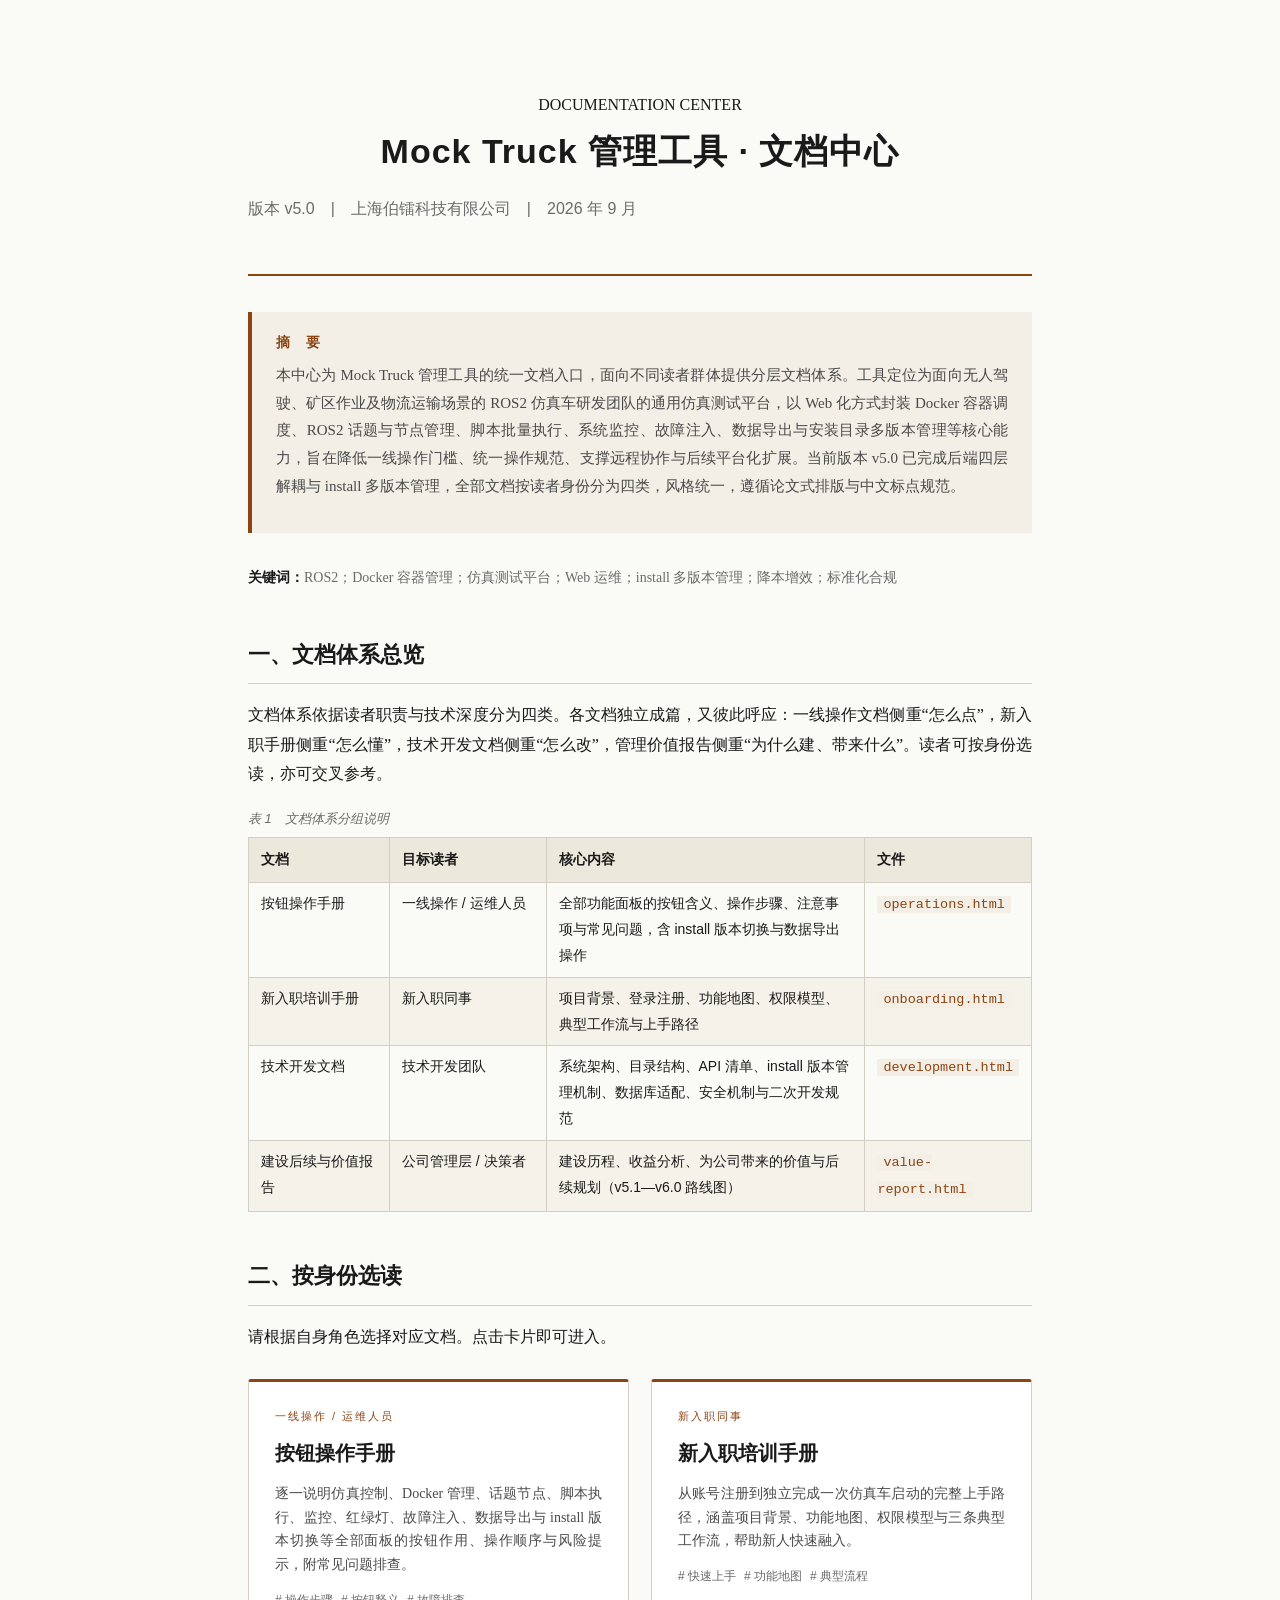
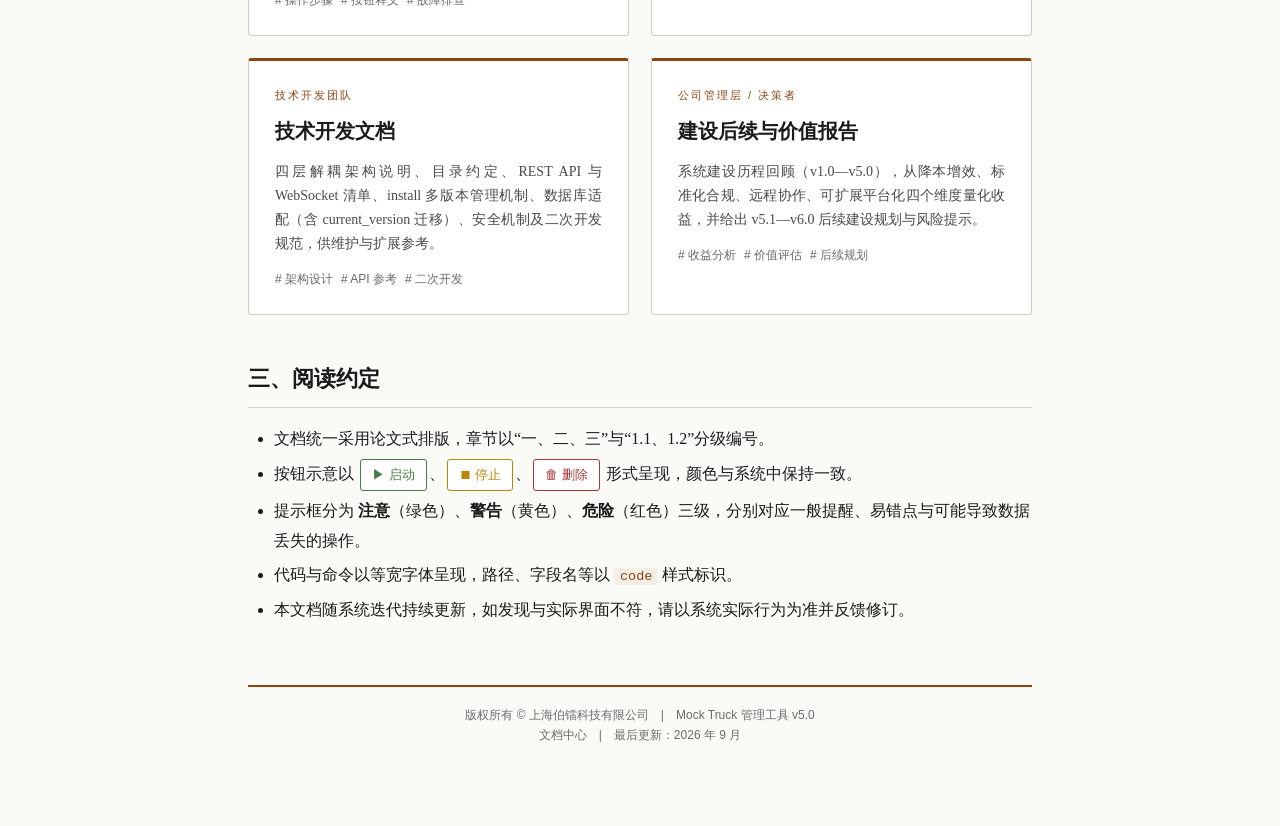
<file: docs/index.html>
<!DOCTYPE html>
<html lang="zh-CN">
<head>
    <meta charset="UTF-8">
    <meta name="viewport" content="width=device-width, initial-scale=1.0">
    <title>Mock Truck 管理工具 · 文档中心</title>
    <link rel="stylesheet" href="css/doc.css">
</head>
<body>
<div class="doc-container">

    <header class="portal-hero">
        <div class="doc-eyebrow">DOCUMENTATION CENTER</div>
        <h1>Mock Truck 管理工具 · 文档中心</h1>
        <p class="hero-sub">版本 v5.0　|　上海伯镭科技有限公司　|　2026 年 9 月</p>
    </header>

    <div class="doc-abstract">
        <div class="abstract-title">摘　要</div>
        <p>本中心为 Mock Truck 管理工具的统一文档入口，面向不同读者群体提供分层文档体系。工具定位为面向无人驾驶、矿区作业及物流运输场景的 ROS2 仿真车研发团队的通用仿真测试平台，以 Web 化方式封装 Docker 容器调度、ROS2 话题与节点管理、脚本批量执行、系统监控、故障注入、数据导出与安装目录多版本管理等核心能力，旨在降低一线操作门槛、统一操作规范、支撑远程协作与后续平台化扩展。当前版本 v5.0 已完成后端四层解耦与 install 多版本管理，全部文档按读者身份分为四类，风格统一，遵循论文式排版与中文标点规范。</p>
    </div>

    <div class="doc-keywords">
        <strong>关键词：</strong>ROS2；Docker 容器管理；仿真测试平台；Web 运维；install 多版本管理；降本增效；标准化合规
    </div>

    <h2 class="section-title">一、文档体系总览</h2>
    <p>文档体系依据读者职责与技术深度分为四类。各文档独立成篇，又彼此呼应：一线操作文档侧重“怎么点”，新入职手册侧重“怎么懂”，技术开发文档侧重“怎么改”，管理价值报告侧重“为什么建、带来什么”。读者可按身份选读，亦可交叉参考。</p>

    <table class="data-table">
        <caption>表 1　文档体系分组说明</caption>
        <thead>
            <tr><th style="width:18%">文档</th><th style="width:20%">目标读者</th><th>核心内容</th><th style="width:14%">文件</th></tr>
        </thead>
        <tbody>
            <tr>
                <td>按钮操作手册</td>
                <td>一线操作 / 运维人员</td>
                <td>全部功能面板的按钮含义、操作步骤、注意事项与常见问题，含 install 版本切换与数据导出操作</td>
                <td><code>operations.html</code></td>
            </tr>
            <tr>
                <td>新入职培训手册</td>
                <td>新入职同事</td>
                <td>项目背景、登录注册、功能地图、权限模型、典型工作流与上手路径</td>
                <td><code>onboarding.html</code></td>
            </tr>
            <tr>
                <td>技术开发文档</td>
                <td>技术开发团队</td>
                <td>系统架构、目录结构、API 清单、install 版本管理机制、数据库适配、安全机制与二次开发规范</td>
                <td><code>development.html</code></td>
            </tr>
            <tr>
                <td>建设后续与价值报告</td>
                <td>公司管理层 / 决策者</td>
                <td>建设历程、收益分析、为公司带来的价值与后续规划（v5.1—v6.0 路线图）</td>
                <td><code>value-report.html</code></td>
            </tr>
        </tbody>
    </table>

    <h2 class="section-title">二、按身份选读</h2>
    <p>请根据自身角色选择对应文档。点击卡片即可进入。</p>

    <div class="portal-grid">

        <a class="portal-card" href="operations.html">
            <div class="card-audience">一线操作 / 运维人员</div>
            <h3>按钮操作手册</h3>
            <p>逐一说明仿真控制、Docker 管理、话题节点、脚本执行、监控、红绿灯、故障注入、数据导出与 install 版本切换等全部面板的按钮作用、操作顺序与风险提示，附常见问题排查。</p>
            <div class="card-tags">
                <span># 操作步骤</span><span># 按钮释义</span><span># 故障排查</span>
            </div>
        </a>

        <a class="portal-card" href="onboarding.html">
            <div class="card-audience">新入职同事</div>
            <h3>新入职培训手册</h3>
            <p>从账号注册到独立完成一次仿真车启动的完整上手路径，涵盖项目背景、功能地图、权限模型与三条典型工作流，帮助新人快速融入。</p>
            <div class="card-tags">
                <span># 快速上手</span><span># 功能地图</span><span># 典型流程</span>
            </div>
        </a>

        <a class="portal-card" href="development.html">
            <div class="card-audience">技术开发团队</div>
            <h3>技术开发文档</h3>
            <p>四层解耦架构说明、目录约定、REST API 与 WebSocket 清单、install 多版本管理机制、数据库适配（含 current_version 迁移）、安全机制及二次开发规范，供维护与扩展参考。</p>
            <div class="card-tags">
                <span># 架构设计</span><span># API 参考</span><span># 二次开发</span>
            </div>
        </a>

        <a class="portal-card" href="value-report.html">
            <div class="card-audience">公司管理层 / 决策者</div>
            <h3>建设后续与价值报告</h3>
            <p>系统建设历程回顾（v1.0—v5.0），从降本增效、标准化合规、远程协作、可扩展平台化四个维度量化收益，并给出 v5.1—v6.0 后续建设规划与风险提示。</p>
            <div class="card-tags">
                <span># 收益分析</span><span># 价值评估</span><span># 后续规划</span>
            </div>
        </a>

    </div>

    <h2 class="section-title">三、阅读约定</h2>
    <ul>
        <li>文档统一采用论文式排版，章节以“一、二、三”与“1.1、1.2”分级编号。</li>
        <li>按钮示意以 <span class="btn-demo success">▶ 启动</span>、<span class="btn-demo warn">⏹ 停止</span>、<span class="btn-demo danger">🗑 删除</span> 形式呈现，颜色与系统中保持一致。</li>
        <li>提示框分为 <strong>注意</strong>（绿色）、<strong>警告</strong>（黄色）、<strong>危险</strong>（红色）三级，分别对应一般提醒、易错点与可能导致数据丢失的操作。</li>
        <li>代码与命令以等宽字体呈现，路径、字段名等以 <code>code</code> 样式标识。</li>
        <li>本文档随系统迭代持续更新，如发现与实际界面不符，请以系统实际行为为准并反馈修订。</li>
    </ul>

    <footer class="doc-footer">
        版权所有 © 上海伯镭科技有限公司　|　Mock Truck 管理工具 v5.0<br>
        文档中心　|　最后更新：2026 年 9 月
    </footer>

</div>
</body>
</html>
</file>
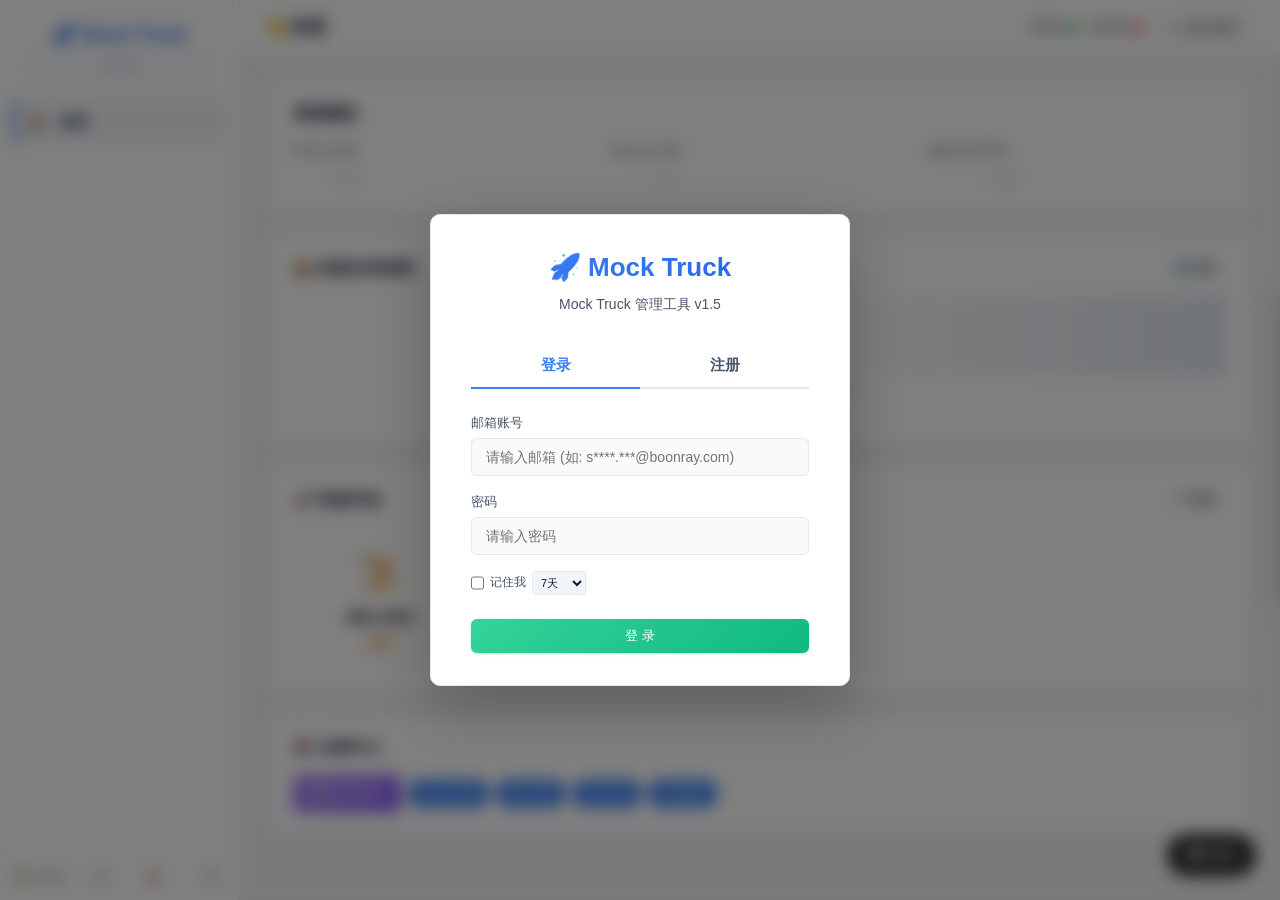
<file: frontend/index.html>
<!--
版权所有：上海伯镭科技有限公司
@File    :  index.html
@Time    :  2026/06/26 10:26:00
@Author  :  Fox
@Version :  3.5
@Desc    :  Mock Truck 管理工具 - 前端主页面

            代码结构：
            1. 页面元信息与外部依赖
            2. 登录注册弹窗
            3. 侧边栏导航
            4. 主内容面板
            5. 脚本与运行时依赖
            8. 启动入口
-->
<!DOCTYPE html>
<html lang="zh-CN">
<head>
    <meta charset="UTF-8" />
    <meta name="viewport" content="width=device-width, initial-scale=1.0" />
    <title>Mock Truck v3.5</title>

    <!-- ===== 外部依赖 ===== -->
    <!-- xterm.css 已改为按需加载（首次打开终端时由 loadTerminalModule 注入） -->

    <!-- ===== 自定义样式 ===== -->
    <link rel="stylesheet" href="css/sj_style.css" />
    <!-- onboarding.css 非首屏关键，异步加载避免阻塞渲染 -->
    <link rel="stylesheet" href="css/onboarding.css" media="print" onload="this.media='all'" />
    <style>
        /* API 文档模态框样式 */
        #apiDocsModal {
            align-items: flex-start !important;
            padding-top: 3vh !important;
        }
        #apiDocsModal .modal-content {
            transform: none !important;
            animation: none !important;
        }
        #apiDocsModal #apiDocsModalContent {
            background: var(--bg-card);
            border: 1px solid var(--border-color);
            border-radius: var(--radius);
            box-shadow: 0 10px 60px rgba(0,0,0,0.3);
            height: 92vh;
            width: 95vw;
            max-width: 95vw;
            display: flex;
            flex-direction: column;
            overflow: hidden;
        }
        #apiDocsModal #apiDocsContainer {
            flex: 1;
            position: relative;
            overflow: hidden;
            background: white;
        }
        /* 骨架屏 */
        .skeleton {
            background: linear-gradient(90deg, var(--bg-secondary) 25%, var(--border-color) 50%, var(--bg-secondary) 75%);
            background-size: 200% 100%;
            animation: skeleton-loading 1.5s infinite;
            border-radius: 4px;
        }
        @keyframes skeleton-loading {
            0% { background-position: 200% 0; }
            100% { background-position: -200% 0; }
        }
        .skeleton-line { height: 14px; margin: 6px 0; border-radius: 4px; }
        .skeleton-block { height: 80px; border-radius: 8px; margin: 8px 0; }
        /* 安装包上传 */
        .upload-zone {
            border: 2px dashed var(--border-color);
            border-radius: 12px;
            padding: 40px 20px;
            text-align: center;
            cursor: pointer;
            transition: all 0.2s;
            background: var(--bg-primary);
        }
        .upload-zone:hover, .upload-zone.dragover {
            border-color: var(--primary);
            background: rgba(99,102,241,0.05);
        }
        .upload-zone.uploading { pointer-events: none; opacity: 0.7; }
        .install-tree {
            font-family: 'Courier New', monospace;
            font-size: 13px;
            max-height: 280px;
            overflow-y: auto;
            background: var(--bg-secondary);
            border-radius: 8px;
            padding: 12px;
            line-height: 1.8;
        }
        .install-tree .tree-dir { color: var(--primary); font-weight: 600; }
        .install-tree .tree-file { color: var(--text-secondary); }
        .progress-bar-container {
            height: 8px; background: var(--bg-secondary);
            border-radius: 4px; overflow: hidden;
            margin-top: 12px; display: none;
        }
        .progress-bar-fill {
            height: 100%; background: var(--primary);
            border-radius: 4px; width: 0%; transition: width 0.3s;
        }
        .port-warning {
            background: #fff3cd; color: #856404;
            border: 1px solid #ffc107; border-radius: 6px;
            padding: 8px 12px; margin-top: 8px; font-size: 13px;
        }
        [data-theme="dark"] .port-warning {
            background: #4a3f00; color: #ffcc00; border-color: #856404;
        }
    </style>
    
    <!-- ===== Favicon ===== -->
    <link rel="icon" href="/ui/favicon.ico" type="image/x-icon" />
</head>
<body data-theme="light">

    <!-- ============================================================
    Toast 容器
    ============================================================ -->
    <div class="toast-container" id="toastContainer"></div>

    <!-- 自定义确认对话框 -->
    <div id="customConfirmModal" style="display:none;position:fixed;top:0;left:0;width:100%;height:100%;background:rgba(0,0,0,0.5);z-index:99999;align-items:center;justify-content:center;">
        <div style="background:var(--bg-primary);border-radius:12px;padding:28px;max-width:400px;width:90%;box-shadow:0 8px 32px rgba(0,0,0,0.3);">
            <div id="customConfirmMessage" style="font-size:15px;color:var(--text-primary);margin-bottom:20px;line-height:1.6;"></div>
            <div style="display:flex;gap:10px;justify-content:flex-end;">
                <button id="customConfirmCancel" class="btn btn-outline" style="padding:8px 20px;border-radius:8px;">取消</button>
                <button id="customConfirmOk" class="btn btn-danger" style="padding:8px 20px;border-radius:8px;background:#dc3545;color:white;border:none;">确定</button>
            </div>
        </div>
    </div>

    <!-- ============================================================
    右下角帮助按钮和面板
    ============================================================ -->
    <button class="help-float-btn" id="helpFloatBtn" onclick="toggleHelpPanel()" style="background:#333; color:#fff; border-color:#333;">
        📖 帮助
    </button>
    <div class="help-panel-overlay" id="helpPanelOverlay" style="display:none" onclick="closeHelpPanel()"></div>
    <div class="help-panel-modal" id="helpPanelModal">
        <div class="help-panel-header">
            <span class="help-panel-title">📖 帮助文档</span>
            <button class="help-panel-close" onclick="closeHelpPanel()">✕</button>
        </div>
        <div class="help-panel-body">
            <div class="help-panel-tabs" id="helpPanelTabs">
            </div>
            <div class="help-panel-content">
                <div id="helpPanelContent" class="help-panel-content-view" style="white-space:pre-wrap; padding:12px; background:var(--bg-input); border-radius:var(--radius); min-height:200px; max-height:400px; overflow-y:auto;"></div>
                <div class="help-panel-actions" style="display:none">
                    <button class="btn btn-sm" onclick="saveHelpContent(currentHelpTab)">💾 保存</button>
                    <button class="btn btn-sm btn-outline" onclick="loadHelpContent(currentHelpTab)">↩ 重置</button>
                </div>
            </div>
        </div>
    </div>

    <!-- ============================================================
    登录/注册遮罩层
    ============================================================ -->
    <div class="auth-overlay" id="authOverlay">
        <div class="auth-modal">
            <div class="auth-header">
                <h2>🚀 Mock Truck</h2>
                <p>Mock Truck 管理工具 v1.5</p>
            </div>
            <!-- 登录表单 -->
            <div class="auth-form" id="loginForm">
                <div class="auth-tabs">
                    <span class="auth-tab active" data-tab="login" onclick="switchAuthTab('login')">登录</span>
                    <span class="auth-tab" data-tab="register" onclick="switchAuthTab('register')">注册</span>
                </div>
                <div class="auth-body">
                    <div class="auth-field">
                        <label>邮箱账号</label>
                        <input type="text" id="loginUsername" placeholder="请输入邮箱 (如: s****.***@boonray.com)" />
                    </div>
                    <div class="auth-field">
                        <label>密码</label>
                        <input type="password" id="loginPassword" placeholder="请输入密码" />
                    </div>
                    <div style="display:flex;align-items:center;gap:6px;margin-bottom:4px;flex-wrap:wrap;">
                        <input type="checkbox" id="loginRememberMe" style="width:auto;margin:0;">
                        <label for="loginRememberMe" style="font-size:12px;color:var(--text-secondary);cursor:pointer;margin:0;">记住我</label>
                        <select id="loginRememberDays" style="font-size:11px;padding:2px 4px;height:24px;border:1px solid var(--border-color);border-radius:4px;background:var(--bg-primary);color:var(--text-primary);">
                            <option value="7">7天</option>
                            <option value="15">15天</option>
                            <option value="30">30天</option>
                        </select>
                    </div>
                    <button class="btn btn-success auth-btn" onclick="if(typeof handleLogin==='function'){handleLogin();}else{console.error('handleLogin 未定义，请检查 sj_script.js 是否加载完成');}">登 录</button>
                    <div class="auth-error" id="loginError"></div>
                </div>
            </div>
            <!-- 注册表单 -->
            <div class="auth-form" id="registerForm" style="display:none;">
                <div class="auth-tabs">
                    <span class="auth-tab" data-tab="login" onclick="switchAuthTab('login')">登录</span>
                    <span class="auth-tab active" data-tab="register" onclick="switchAuthTab('register')">注册</span>
                </div>
                <div class="auth-body">
                    <div class="auth-field">
                        <label>用户名</label>
                        <input type="text" id="registerUsername" placeholder="请输入用户名" />
                        <small style="color:var(--text-muted);font-size:11px;display:block;margin-top:2px;">格式：名.姓@boonray.com（如 john.doe@boonray.com）</small>
                    </div>
                    <div class="auth-field">
                        <label>密码</label>
                        <input type="password" id="registerPassword" placeholder="请输入密码（至少6位）" />
                        <small style="color:var(--text-muted);font-size:11px;display:block;margin-top:2px;">首字母大写，含字母、特殊符号，不含连续数字（如 123、456）</small>
                    </div>
                    <div class="auth-field">
                        <label>确认密码</label>
                        <input type="password" id="registerPasswordConfirm" placeholder="请再次输入密码" />
                    </div>
                    <button class="btn btn-success auth-btn" onclick="handleRegister()">注 册</button>
                    <div class="auth-error" id="registerError"></div>
                    <div style="text-align:center;margin-top:8px;">
                        <small style="color:var(--text-muted);font-size:11px;">注册管理员需要审批？请联系 <a href="mailto:shijie.guo@boonray.com" style="color:var(--primary);">shijie.guo@boonray.com</a></small>
                    </div>
                </div>
            </div>
        </div>
    </div>

    <!-- ============================================================
    侧边栏 - 全新优雅设计
    ============================================================ -->
    <aside class="sidebar" id="sidebar">
        <!-- 头部 -->
        <div class="sidebar-header">
            <h2>🚀 Mock Truck</h2>
            <div class="version" id="sidebarUserInfo">未登录</div>
            <!-- v5.0 当前 install 版本徽章（版本感知，全局展示） -->
            <div class="version" id="sidebarVersionBadge" style="display:none;margin-top:2px;" title="当前使用的 install 版本"></div>
        </div>

        <!-- 导航菜单 -->
        <nav class="sidebar-nav" id="sidebarNav">
            <!-- 首页 -->
            <div class="nav-item active" data-panel="welcome" data-tip="🏠 首页">
                <span class="icon">🏠</span>
                <span class="label">首页</span>
            </div>

            <!-- 容器与脚本 -->
            <div class="nav-section" id="nav-section-containers">
                <div class="nav-section-title">容器与脚本</div>
                <div class="nav-item" data-panel="scripts" data-tip="📜 脚本与启动" onclick="toggleSubMenu('scripts')">
                    <span class="icon">📜</span>
                    <span class="label">脚本与启动</span>
                </div>
                <div class="nav-item nav-sub" data-panel="advanced-scripts" data-tip="📜 脚本增强" style="display:none;">
                    <span class="icon">📜</span>
                    <span class="label">脚本执行增强</span>
                </div>
                <div class="nav-item" data-panel="docker" data-tip="🚛 仿真车管理" onclick="toggleSubMenu('docker')">
                    <span class="icon">🚛</span>
                    <span class="label">仿真车管理</span>
                </div>
                <div class="nav-item nav-sub" data-panel="advanced-docker" data-tip="🐳 容器增强" style="display:none;">
                    <span class="icon">🐳</span>
                    <span class="label">容器管理增强</span>
                </div>
                <div class="nav-item" data-panel="images" data-tip="💿 镜像">
                    <span class="icon">💿</span>
                    <span class="label">镜像管理</span>
                </div>
            </div>

            <!-- 工具箱 -->
            <div class="nav-section" id="nav-section-toolbox">
                <div class="nav-section-title">工具箱</div>
                <div class="nav-item" data-panel="traffic" data-tip="🚦 红绿灯">
                    <span class="icon">🚦</span>
                    <span class="label">红绿灯模拟</span>
                </div>
                <div class="nav-item" data-panel="advanced-fault" data-tip="💥 故障">
                    <span class="icon">💥</span>
                    <span class="label">故障注入</span>
                </div>
                <div class="nav-item" data-panel="tools" data-tip="⚙️ install配置">
                    <span class="icon">⚙️</span>
                    <span class="label">install配置</span>
                </div>
            </div>

            <!-- ROS2 功能控制 -->
            <div class="nav-section" id="nav-section-ros2">
                <div class="nav-section-title">ROS2 功能控制</div>
                <div class="nav-item" data-panel="simulation" data-tip="🎮 仿真">
                    <span class="icon">🎮</span>
                    <span class="label">仿真控制</span>
                </div>
                <div class="nav-item" data-panel="topics" data-tip="📡 话题">
                    <span class="icon">📡</span>
                    <span class="label">话题查看</span>
                </div>
                <div class="nav-item" data-panel="nodes" data-tip="🔷 节点">
                    <span class="icon">🔷</span>
                    <span class="label">节点管理</span>
                </div>
                <div class="nav-item" data-panel="services" data-tip="🔧 服务">
                    <span class="icon">🔧</span>
                    <span class="label">服务管理</span>
                </div>
                <div class="nav-item" data-panel="actions" data-tip="⚡ Action">
                    <span class="icon">⚡</span>
                    <span class="label">Action 管理</span>
                </div>
            </div>

            <!-- 工单系统 -->
            <div class="nav-section" id="nav-section-tickets">
                <div class="nav-section-title">🎫 工单系统</div>
                <div class="nav-item" data-panel="tickets" data-tip="🎫 工单列表">
                    <span class="icon">🎫</span>
                    <span class="label">工单管理</span>
                </div>
            </div>

            <!-- 高级功能 -->
            <div class="nav-section" id="nav-section-advanced">
                <div class="nav-section-title">🔧 高级功能</div>
                <div class="nav-item" data-panel="advanced-extend" data-tip="🔌 拓展">
                    <span class="icon">🔌</span>
                    <span class="label">拓展功能</span>
                </div>
                </div>

            <!-- 设置 -->
            <div class="nav-section" id="nav-section-settings">
                <div class="nav-section-title">⚙️ 设置</div>
                <div class="nav-item" data-panel="monitor" data-tip="📊 监控">
                    <span class="icon">📊</span>
                    <span class="label">系统监控</span>
                </div>
                <div class="nav-item" data-panel="api-manager" data-tip="📡 API">
                    <span class="icon">📡</span>
                    <span class="label">REST API 管理</span>
                </div>
                <div class="nav-item" data-panel="theme" data-tip="🎨 主题">
                    <span class="icon">🎨</span>
                    <span class="label">主题设置</span>
                </div>
                <div class="nav-item" data-panel="settings" data-tip="⚙️ 系统">
                    <span class="icon">⚙️</span>
                    <span class="label">系统设置</span>
                </div>
            </div>
        </nav>
        <!-- ★★★ 菜单防闪烁：在 HTML 解析阶段立即根据本地缓存的 role/permissions 显隐菜单项 ★★★ -->
        <script>
        (function(){
            try {
                var role = localStorage.getItem('ros2_web_role') || 'user';
                var perms = JSON.parse(localStorage.getItem('ros2_web_permissions') || '[]');
                var items = document.querySelectorAll('.sidebar-nav .nav-item[data-panel]');
                for (var i = 0; i < items.length; i++) {
                    var it = items[i];
                    if (it.classList.contains('nav-sub')) continue; // 子菜单由 initSubMenuVisibility 管理
                    var p = it.getAttribute('data-panel');
                    if (role === 'admin' || p === 'welcome' || perms.indexOf(p) !== -1) {
                        it.style.display = 'flex';
                    } else {
                        it.style.display = 'none';
                    }
                }
                // 非管理员：隐藏没有可见子项的分组标题
                if (role !== 'admin') {
                    var sections = document.querySelectorAll('.sidebar-nav .nav-section');
                    for (var s = 0; s < sections.length; s++) {
                        var kids = sections[s].querySelectorAll('.nav-item[data-panel]:not(.nav-sub)');
                        var any = false;
                        for (var k = 0; k < kids.length; k++) {
                            if (kids[k].style.display !== 'none') { any = true; break; }
                        }
                        sections[s].style.display = any ? '' : 'none';
                    }
                }
            } catch(e) { console.warn('菜单预渲染失败:', e); }
        })();
        </script>

        <!-- 底部状态栏 -->
        <div class="sidebar-footer">
            <span id="wsStatus">🟢 已连接</span>
            <span style="font-size:11px;" id="userRoleDisplay">user</span>
            <button class="footer-toggle" onclick="handleLogout()" title="退出登录">🚪</button>
            <button class="footer-toggle" id="sidebarToggleBtn" onclick="toggleSidebar()">◀</button>
        </div>
    </aside>

    <!-- ============================================================
    主内容
    ============================================================ -->
    <div class="main-content">
        <!-- 顶栏 -->
        <header class="topbar">
            <div class="topbar-left">
                <h3 id="panelTitle">👋 欢迎</h3>
            </div>
            <div class="topbar-right">
                <span style="font-size:12px;display:flex;align-items:center;gap:4px;">
                    ROS2 <span class="status-dot online" id="ros2Status"></span>
                </span>
                <span style="font-size:12px;display:flex;align-items:center;gap:4px;">
                    Docker <span class="status-dot offline" id="dockerStatus"></span>
                </span>
                <button onclick="Onboarding.startReview()" title="复习操作指引">📖 复习指引</button>
            </div>
        </header>

        <!-- 面板容器 -->
        <div class="panel-container" id="panelContainer">
            <!-- ============================================================
            面板：欢迎页面
            ============================================================ -->
            <div class="panel active" id="panel-welcome">
                <div class="card">
                    <div class="card-title">系统概览</div>
                    <div style="display:flex; flex-wrap:wrap; gap:20px;">
                        <div style="flex:1; min-width:150px;">
                            <div style="font-size:13px; opacity:0.7;">ROS2 状态</div>
                            <div style="font-size:20px; font-weight:600;" id="welcomeRos2Status"><span class="skeleton skeleton-line" style="display:inline-block;width:64px;vertical-align:middle;"></span></div>
                        </div>
                        <div style="flex:1; min-width:150px;">
                            <div style="font-size:13px; opacity:0.7;">Docker 状态</div>
                            <div style="font-size:20px; font-weight:600;" id="welcomeDockerStatus"><span class="skeleton skeleton-line" style="display:inline-block;width:64px;vertical-align:middle;"></span></div>
                        </div>
                        <div style="flex:1; min-width:180px;">
                            <div style="font-size:13px; opacity:0.7;">稳定运行时间</div>
                            <div style="font-size:20px; font-weight:600;" id="welcomeUptime"><span class="skeleton skeleton-line" style="display:inline-block;width:90px;vertical-align:middle;"></span></div>
                        </div>
                    </div>
                </div>
                <div class="card" id="installPackageCard">
                    <div class="card-title" style="display:flex;justify-content:space-between;align-items:center;">
                        <span>📦 安装目录管理</span>
                        <div style="display:flex;gap:6px;align-items:center;">
                            <!-- v3.6 管理员专属下拉切换器 -->
                            <select id="workspaceUserSelect" style="display:none;font-size:12px;padding:2px 6px;" onchange="onWorkspaceUserChange(this.value)" title="切换用户工作空间（仅管理员）"></select>
                            <button class="btn btn-sm btn-outline" onclick="checkInstallStatus()">🔄 刷新</button>
                        </div>
                    </div>
                    <div id="installStatusContent">
                        <div class="skeleton skeleton-block"></div>
                        <div class="skeleton skeleton-line" style="width:60%"></div>
                        <div class="skeleton skeleton-line" style="width:40%"></div>
                    </div>
                    <!-- v3.6 部署确认 & 操作历史入口 -->
                    <div id="installDeployBar" style="display:none;margin-top:10px;padding-top:10px;border-top:1px dashed #eee;">
                        <div class="btn-group" style="flex-wrap:wrap;gap:6px;">
                            <button class="btn btn-sm btn-success" id="deployBkBtn" onclick="deployInstallToBk()">🚀 创建该版本对应模板</button>
                            <!-- v5.1 操作历史/回滚按钮暂时下线，功能保留未删除 -->
                            <button class="btn btn-sm btn-secondary" onclick="showBkHistoryModal()" style="display:none;">📜 操作历史 / 回滚</button>
                        </div>
                    </div>
                </div>
                <div class="card">
                    <div class="card-title" style="display:flex;justify-content:space-between;align-items:center;">
                        <span>🚀 快速开始</span>
                        <button class="btn btn-sm btn-outline" onclick="showQuickStartConfig()">⚙ 配置</button>
                    </div>
                    <div class="welcome-grid" id="quickStartGrid">
                        <!-- 动态生成 -->
                    </div>
                </div>
                <div class="card">
                    <div class="card-title">📚 文档中心</div>
                    <div style="display:flex;gap:8px;flex-wrap:wrap;align-items:center;">
                        <a class="btn btn-primary" href="/doc/index.html" target="_blank">📖 文档首页</a>
                        <a class="btn btn-sm" href="/doc/onboarding.html" target="_blank">新入职手册</a>
                        <a class="btn btn-sm" href="/doc/operations.html" target="_blank">操作手册</a>
                        <a class="btn btn-sm" href="/doc/development.html" target="_blank">开发文档</a>
                        <a class="btn btn-sm" href="/doc/value-report.html" target="_blank">价值报告</a>
                    </div>
                </div>
            </div>

            <!-- ============================================================
            面板：仿真控制
            ============================================================ -->
            <div class="panel" id="panel-simulation">
                <div class="card">
                    <div class="card-title">🔼 启动仿真</div>
                    <div style="display:flex;gap:8px;flex-wrap:wrap">
                        <input type="text" id="launchCmd" placeholder="ros2 launch simulation_launches simulation.launch.py" style="flex:1;min-width:220px;">
                        <button class="btn btn-success" onclick="startSimulation()">▶ 启动</button>
                    </div>
                </div>
                <div class="card">
                    <div class="card-title">🕹 速度控制 (cmd_vel)</div>
                    <div class="cmd-vel-panel">
                        <div class="joystick-grid">
                            <div></div>
                            <button class="joystick-btn" onmousedown="sendVel(0.5,0)" onmouseup="sendVel(0,0)" ontouchstart="sendVel(0.5,0)" ontouchend="sendVel(0,0)">▲</button>
                            <div></div>
                            <button class="joystick-btn" onmousedown="sendVel(0,0.5)" onmouseup="sendVel(0,0)" ontouchstart="sendVel(0,0.5)" ontouchend="sendVel(0,0)">◀</button>
                            <button class="joystick-btn joystick-center" onclick="sendVel(0,0)">⏹</button>
                            <button class="joystick-btn" onmousedown="sendVel(0,-0.5)" onmouseup="sendVel(0,0)" ontouchstart="sendVel(0,-0.5)" ontouchend="sendVel(0,0)">▶</button>
                            <div></div>
                            <button class="joystick-btn" onmousedown="sendVel(-0.5,0)" onmouseup="sendVel(0,0)" ontouchstart="sendVel(-0.5,0)" ontouchend="sendVel(0,0)">▼</button>
                            <div></div>
                        </div>
                        <div class="speed-sliders">
                            <div class="slider-group"><label>线速度 X (m/s): <span id="linearVal">0.00</span></label><input type="range" id="linearSlider" min="-2" max="2" step="0.1" value="0" oninput="updateSliderVal()"></div>
                            <div class="slider-group"><label>角速度 Z (rad/s): <span id="angularVal">0.00</span></label><input type="range" id="angularSlider" min="-3" max="3" step="0.1" value="0" oninput="updateSliderVal()"></div>
                            <div class="slider-group"><label>话题:</label><input type="text" id="cmdVelTopic" value="/cmd_vel" style="width:100%"></div>
                            <button class="btn" onclick="sendSliderVel()">📤 发送速度指令</button>
                        </div>
                    </div>
                </div>
            </div>

            <!-- ============================================================
            面板：话题查看
            ============================================================ -->
            <div class="panel" id="panel-topics">
                <div class="card" data-card-id="topics-main">
                    <div class="card-title" style="display:flex; justify-content:space-between; align-items:center;">
                        <span>活跃话题</span>
                        <span class="collapse-toggle" onclick="toggleCard('topics-main')"><span id="topics-main-icon">▼</span> 收起</span>
                    </div>
                    <div class="collapsible-content expanded" id="topics-main-content">
                        <div class="btn-group" style="margin-bottom:12px;flex-wrap:wrap;gap:6px;">
                            <input type="text" id="topicFilter" placeholder="🔍 筛选话题名称" style="flex:1;min-width:200px;" oninput="filterTopics()">
                            <button class="btn" onclick="loadTopics()">🔄 刷新</button>
                        </div>
                        <div style="overflow-x:auto">
                            <table class="data-table">
                                <thead><tr><th>话题名称</th><th>操作</th></tr></thead>
                                <tbody id="topicsTableBody"><tr><td colspan="2" style="text-align:center;opacity:0.5">点击刷新加载</td></tr></tbody>
                            </table>
                        </div>
                    </div>
                </div>
                <div class="card" id="topicDetailCard" style="display:none">
                    <div class="card-title">📋 详情: <span id="topicDetailName"></span></div>
                    <div id="topicDetailContent"></div>
                </div>
            </div>

            <!-- ============================================================
            面板：节点管理
            ============================================================ -->
            <div class="panel" id="panel-nodes">
                <div class="card" data-card-id="nodes-main">
                    <div class="card-title" style="display:flex; justify-content:space-between; align-items:center;">
                        <span>运行中的节点</span>
                        <span class="collapse-toggle" onclick="toggleCard('nodes-main')"><span id="nodes-main-icon">▼</span> 收起</span>
                    </div>
                    <div class="collapsible-content expanded" id="nodes-main-content">
                        <div class="btn-group" style="margin-bottom:12px;flex-wrap:wrap;gap:6px;">
                            <input type="text" id="nodeFilter" placeholder="🔍 筛选节点名称" style="flex:1;min-width:200px;" oninput="filterNodes()">
                            <button class="btn" onclick="loadNodes()">🔄 刷新</button>
                        </div>
                        <div style="overflow-x:auto">
                            <table class="data-table">
                                <thead><tr><th>节点名称</th><th>操作</th></tr></thead>
                                <tbody id="nodesTableBody"><tr><td colspan="2" style="text-align:center;opacity:0.5">点击刷新加载</td></tr></tbody>
                            </table>
                        </div>
                    </div>
                </div>
                <div class="card" id="nodeDetailCard" style="display:none">
                    <div class="card-title">📋 详情: <span id="nodeDetailName"></span></div>
                    <pre id="nodeDetailContent" style="white-space:pre-wrap;font-size:13px;background:var(--bg-input);padding:12px;border-radius:var(--radius);margin-top:8px;"></pre>
                </div>
                </div>

            <!-- ============================================================
            面板：服务管理
            ============================================================ -->
            <div class="panel" id="panel-services">
                <div class="card" data-card-id="services-main">
                    <div class="card-title" style="display:flex; justify-content:space-between; align-items:center;">
                        <span>可用服务</span>
                        <span class="collapse-toggle" onclick="toggleCard('services-main')"><span id="services-main-icon">▼</span> 收起</span>
                    </div>
                    <div class="collapsible-content expanded" id="services-main-content">
                        <div class="btn-group" style="margin-bottom:12px;flex-wrap:wrap;gap:6px;">
                            <input type="text" id="serviceFilter" placeholder="🔍 筛选服务名称" style="flex:1;min-width:200px;" oninput="filterServices()">
                            <button class="btn" onclick="loadServices()">🔄 刷新</button>
                        </div>
                        <div style="overflow-x:auto">
                            <table class="data-table">
                                <thead><tr><th>服务名称</th><th>操作</th></tr></thead>
                                <tbody id="servicesTableBody"><tr><td colspan="2" style="text-align:center;opacity:0.5">点击刷新加载</td></tr></tbody>
                            </table>
                        </div>
                    </div>
                </div>
                <div class="card" id="serviceCallCard" style="display:none">
                    <div class="card-title">📞 调用: <span id="serviceCallName"></span></div>
                    <div style="margin-bottom:8px"><label style="font-size:12px">类型: <span id="serviceCallType"></span></label></div>
                    <textarea id="serviceCallData" rows="4" style="width:100%;" placeholder="服务请求数据，如: &quot;{data: 1}&quot;"></textarea>
                    <button class="btn btn-success" onclick="callServiceAction()" style="margin-top:8px">📞 调用</button>
                    <pre id="serviceCallResult" style="margin-top:8px;white-space:pre-wrap;font-size:12px;max-height:200px;overflow-y:auto;background:var(--bg-input);padding:10px;border-radius:var(--radius);"></pre>
                </div>
                </div>

            <!-- ============================================================
            面板：Action 管理
            ============================================================ -->
            <div class="panel" id="panel-actions">
                <div class="card" data-card-id="actions-main">
                    <div class="card-title" style="display:flex; justify-content:space-between; align-items:center;">
                        <span>可用 Action</span>
                        <span class="collapse-toggle" onclick="toggleCard('actions-main')"><span id="actions-main-icon">▼</span> 收起</span>
                    </div>
                    <div class="collapsible-content expanded" id="actions-main-content">
                        <div class="btn-group" style="margin-bottom:12px">
                            <button class="btn" onclick="loadActions()">🔄 刷新</button>
                        </div>
                        <div style="overflow-x:auto">
                            <table class="data-table">
                                <thead><tr><th>Action 名称</th><th>操作</th></tr></thead>
                                <tbody id="actionsTableBody"><tr><td colspan="2" style="text-align:center;opacity:0.5">点击刷新加载</td></tr></tbody>
                            </table>
                        </div>
                    </div>
                </div>
                <div class="card" id="actionGoalCard" style="display:none">
                    <div class="card-title">🎯 发送目标: <span id="actionGoalName"></span></div>
                    <div style="margin-bottom:8px"><label style="font-size:12px">类型:</label><input type="text" id="actionGoalType" style="width:100%;margin-top:4px" placeholder="my_pkg/action/MyAction"></div>
                    <textarea id="actionGoalData" rows="4" style="width:100%;" placeholder="目标数据，如: &quot;{order: 1}&quot;"></textarea>
                    <button class="btn btn-success" onclick="sendActionGoal()" style="margin-top:8px">🎯 发送</button>
                    <pre id="actionGoalResult" style="margin-top:8px;white-space:pre-wrap;font-size:12px;max-height:200px;overflow-y:auto;background:var(--bg-input);padding:10px;border-radius:var(--radius);"></pre>
                </div>
            </div>

            <!-- ============================================================
            面板：仿真车管理
            ============================================================ -->
            <div class="panel" id="panel-docker">
                <div class="card">
                    <div class="card-title">🎯 容器选择状态</div>
                    <div id="containerSelectStatus" style="font-size:14px; padding:4px 0;">⚠️ 未选中容器，ROS2 部分功能不可用</div>
                </div>
                <div class="card">
                    <div class="card-title" style="display:flex; justify-content:space-between; align-items:center;">
                        <span>容器列表</span>
                        <span class="collapse-toggle" id="containersCollapseToggle" onclick="toggleContainersCollapse()"><span id="containersToggleIcon">▶</span> 展开</span>
                    </div>
                    <div class="collapsible-content" id="containersCollapsible">
                        <div class="btn-group" style="margin-bottom:12px">
                            <button class="btn" onclick="loadContainers(false, 'ros2_')">🔄 刷新</button>
                            <button class="btn btn-outline" onclick="loadContainers(true, '')">📋 全部</button>
                            <button class="btn btn-primary" onclick="loadContainers(false, 'ros2_')">🔍 ROS2 容器</button>
                            <button class="btn btn-outline" onclick="loadContainers(false, '!ros2_')">📦 其他容器</button>
                            <button class="btn btn-warning admin-only" onclick="stopAllRos2()">⏹ 停止全部 ROS2</button>
                            <button class="btn btn-outline admin-only" onclick="syncTime()">🕐 同步时间</button>
                        </div>
                        <div class="batch-toolbar" id="batchToolbar" style="display:none;">
                            <span>已选 <strong id="batchSelectedCount">0</strong> 个容器</span>
                            <button class="btn btn-sm btn-primary" onclick="batchOpenVnc()" title="为所有选中的运行中容器批量打开 VNC 远程桌面">🖥️ 批量打开VNC</button>
                            <button class="btn btn-sm btn-outline" onclick="clearContainerChecks()">✕ 取消选择</button>
                        </div>
                        <div style="overflow-x:auto;overflow-y:visible;">
                            <table class="data-table">
                                <thead>
                                    <tr>
                                        <th class="container-check-col"><input type="checkbox" id="containerSelectAll" class="container-row-check" onclick="toggleSelectAllContainers(this)" title="全选/取消全选"></th>
                                        <th>名称</th>
                                        <th>容器运行状态</th>
                                        <th>运行时长</th>
                                        <th>云平台连接</th>
                                        <th>操作</th>
                                    </tr>
                                </thead>
                                <tbody id="containersTableBody">
                                    <tr>
                                        <td colspan="6" style="text-align:center;color:var(--error)">⚠️ 无法连接 Docker 守护进程</td></tr>
                                </tbody>
                            </table>
                        </div>
                    </div>
                </div>
                <div class="card" id="containerLogCard" style="display:none">
                    <div class="card-title" style="display:flex; justify-content:space-between; align-items:center;">
                        <span>📜 日志: <span id="containerLogName"></span></span>
                        <div>
                            <button class="btn btn-sm" onclick="loadContainerLogs('docker')">🐳 Docker 日志</button>
                            <button class="btn btn-sm" onclick="loadContainerLogs('ros2')">🤖 ROS2 日志</button>
                            <button class="btn btn-sm btn-outline" onclick="closeContainerLogs()">✕ 关闭</button>
                        </div>
                    </div>
                    <div class="log-container" id="containerLogContent"></div>
                </div>
                <div class="card" id="containerExecCard" style="display:none">
                    <div class="card-title" style="display:flex; justify-content:space-between; align-items:center;">
                        <span>💻 命令: <span id="containerExecName"></span></span>
                        <div><button class="btn btn-sm" onclick="refreshContainerExec()">🔄 清空</button><button class="btn btn-sm btn-outline" onclick="document.getElementById('containerExecCard').style.display='none'">✕ 关闭</button></div>
                    </div>
                    <div style="display:flex;gap:8px;position:relative;">
                        <input type="text" id="containerExecCmd" placeholder="ros2 node list" list="cmdList" style="flex:1;min-width:200px;" autocomplete="off">
                        <datalist id="cmdList">
                            <option value="ros2 node list"><option value="ros2 topic list"><option value="ros2 service list">
                            <option value="ros2 action list"><option value="ros2 param list"><option value="ros2 node info /xxx">
                            <option value="ros2 topic echo /xxx --once"><option value="ros2 topic echo /localization/localization_data --once">
                            <option value="ros2 service call /xxx"><option value="ros2 launch simulation_launches simulation_launch.py">
                            <option value="ls -la"><option value="pwd"><option value="echo $ROS_DOMAIN_ID"><option value="env">
                            <option value="ps aux"><option value="top -b -n 1"><option value="htop"><option value="df -h"><option value="free -m"><option value="cat /etc/os-release">
                        </datalist>
                        <button class="btn btn-sm" onclick="execContainerCmd()">▶ 执行</button>
                    </div>
                    <pre id="containerExecResult" style="margin-top:8px;white-space:pre-wrap;font-size:12px;max-height:200px;overflow-y:auto;background:var(--bg-input);padding:10px;border-radius:var(--radius);"></pre>
                </div>
                <div class="card" id="containerUpdateCard" style="display:none">
                    <div class="card-title" style="display:flex; justify-content:space-between; align-items:center;">
                        <span>⚙ 资源调整: <span id="containerUpdateName"></span></span>
                        <div><button class="btn btn-sm" onclick="refreshContainerUpdate()">🔄 刷新</button><button class="btn btn-sm btn-outline" onclick="document.getElementById('containerUpdateCard').style.display='none'">✕ 关闭</button></div>
                    </div>
                    <div style="display:flex;gap:12px;flex-wrap:wrap;align-items:end">
                        <div><label style="font-size:12px">CPU 核心数</label><input type="number" id="containerCpus" step="0.5" min="0.5" value="2" style="width:100px"></div>
                        <div><label style="font-size:12px">内存 (GB)</label><input type="number" id="containerMem" step="0.5" min="0.5" value="4" style="width:100px"></div>
                        <button class="btn btn-sm" onclick="updateContainerRes()">💾 应用</button>
                    </div>
                </div>
            </div>

            <!-- ============================================================
            面板：脚本与启动（8个路径只读）
            ============================================================ -->
            <div class="panel" id="panel-scripts">
                <div class="card" data-card-id="scripts-launch">
                    <div class="card-title" style="display:flex; justify-content:space-between; align-items:center;">
                        <span>🔍 Launch 文件扫描</span>
                        <span class="collapse-toggle" onclick="toggleCard('scripts-launch')"><span id="scripts-launch-icon">▼</span> 收起</span>
                    </div>
                    <div class="collapsible-content expanded" id="scripts-launch-content">
                        <div class="btn-group" style="margin-bottom:12px"><button class="btn" onclick="loadLaunchFiles()">🔍 扫描 Launch 文件</button></div>
                        <div id="launchFilesList"></div>
                    </div>
                </div>
                <div class="card" data-card-id="scripts-gen">
                    <div class="card-title" style="display:flex; justify-content:space-between; align-items:center;">
                        <span>⚡ 生成启动脚本</span>
                        <span class="collapse-toggle" onclick="toggleCard('scripts-gen')"><span id="scripts-gen-icon">▼</span> 收起</span>
                    </div>
                    <div class="collapsible-content expanded" id="scripts-gen-content">
                    <div style="display:grid; grid-template-columns:1fr 1fr; gap:14px 28px;">
                        <div style="display:flex; flex-direction:column; gap:4px;">
                            <label style="font-size:13px; font-weight:500; color:var(--text-secondary);">Launch 目录</label>
                            <input type="text" id="genLaunchDir" readonly style="width:100%; padding:8px 14px; border-radius:var(--radius); border:1px solid var(--border-color); background:var(--bg-input); color:var(--text-primary); font-size:13px; cursor:not-allowed; opacity:0.8;">
                        </div>
                        <div style="display:flex; flex-direction:column; gap:4px;">
                            <label style="font-size:13px; font-weight:500; color:var(--text-secondary);">脚本输出目录</label>
                            <input type="text" id="genScriptsDir" readonly style="width:100%; padding:8px 14px; border-radius:var(--radius); border:1px solid var(--border-color); background:var(--bg-input); color:var(--text-primary); font-size:13px; cursor:not-allowed; opacity:0.8;">                            
                        </div>
                        <div style="display:flex; flex-direction:column; gap:4px;">
                            <label style="font-size:13px; font-weight:500; color:var(--text-secondary);">日志目录</label>
                            <input type="text" id="genLogsDir" readonly style="width:100%; padding:8px 14px; border-radius:var(--radius); border:1px solid var(--border-color); background:var(--bg-input); color:var(--text-primary); font-size:13px; cursor:not-allowed; opacity:0.8;">
                        </div>
                        <div style="display:flex; flex-direction:column; gap:4px;">
                            <label style="font-size:13px; font-weight:500; color:var(--text-secondary);">Docker 镜像 <small style="color:var(--text-muted);">(🚗 仿真车镜像分组)</small></label>
                            <select id="genDockerImage" style="width:100%; padding:8px 14px; border-radius:var(--radius); border:1px solid var(--border-color); background:var(--bg-input); color:var(--text-primary); font-size:13px;">
                                <option value="ros2_humble_image:v1">ros2_humble_image:v1</option>
                            </select>
                        </div>
                        <div style="display:flex; flex-direction:column; gap:4px;">
                            <label style="font-size:13px; font-weight:500; color:var(--text-secondary);">宿主机 install</label>
                            <input type="text" id="genHostInstall" readonly style="width:100%; padding:8px 14px; border-radius:var(--radius); border:1px solid var(--border-color); background:var(--bg-input); color:var(--text-primary); font-size:13px; cursor:not-allowed; opacity:0.8;" placeholder="/home/fox/robotruck_ros2/install">
                        </div>
                        <div style="display:flex; flex-direction:column; gap:4px;">
                            <label style="font-size:13px; font-weight:500; color:var(--text-secondary);">容器内挂载</label>
                            <input type="text" id="genContainerInstall" readonly style="width:100%; padding:8px 14px; border-radius:var(--radius); border:1px solid var(--border-color); background:var(--bg-input); color:var(--text-primary); font-size:13px; cursor:not-allowed; opacity:0.8;" placeholder="/root/robotruck_ros2/install">
                        </div>
                        <div style="display:flex; flex-direction:column; gap:4px;">
                            <label style="font-size:13px; font-weight:500; color:var(--text-secondary);">Bag 存储</label>
                            <input type="text" id="genBagStorage" readonly style="width:100%; padding:8px 14px; border-radius:var(--radius); border:1px solid var(--border-color); background:var(--bg-input); color:var(--text-primary); font-size:13px; cursor:not-allowed; opacity:0.8;" placeholder="/home/fox/robotruck_ros2/Docker/bags">
                        </div>
                        <div style="display:flex; flex-direction:column; gap:4px;">
                            <label style="font-size:13px; font-weight:500; color:var(--text-secondary);">容器内 Bag 路径</label>
                            <input type="text" id="genContainerBagPath" readonly style="width:100%; padding:8px 14px; border-radius:var(--radius); border:1px solid var(--border-color); background:var(--bg-input); color:var(--text-primary); font-size:13px; cursor:not-allowed; opacity:0.8;" placeholder="/root/robotruck_ros2/bags">
                        </div>
                    </div>
                    <button class="btn btn-success" id="generateScriptsBtn" onclick="generateScripts()" style="margin-top:18px; padding:10px 32px; font-size:15px;">⚡ 生成 ROS2 脚本</button>
                    <button class="btn btn-outline" onclick="clearAllScripts()" style="margin-top:18px; padding:10px 20px; font-size:14px; margin-left:8px;">🗑 清空 Scripts</button>
                    <div id="genResult" style="margin-top:14px;"></div>
                    </div>
                </div>
                <div class="card">
                    <div class="card-title" style="display:flex; justify-content:space-between; align-items:center;">
                        <span>📄 启动车辆</span>
                        <span class="collapse-toggle" id="scriptsCollapseToggle" onclick="toggleScriptsCollapse()"><span id="scriptsToggleIcon">▶</span> 展开</span>
                    </div>
                    <div class="collapsible-content" id="scriptsCollapsible">
                        <div class="btn-group" style="margin-bottom:12px; flex-wrap:wrap; gap:6px;">
                            <input type="text" id="scriptFilter" placeholder="🔍 筛选脚本名" style="flex:1; min-width:150px;" oninput="filterScripts()">
                            <button class="btn" onclick="selectAllScripts()">☑ 全选</button>
                            <button class="btn" onclick="invertSelectScripts()">🔄 反选</button>
                            <button class="btn" onclick="clearSelectScripts()">✕ 取消</button>
                            <select id="batchExecMode" style="padding:4px 8px;">
                                <option value="顺序">顺序执行</option>
                                <option value="并行" selected>并行执行</option>
                            </select>
                            <button class="btn btn-success" id="batchExecuteBtn" onclick="batchExecuteScripts()">▶ 批量启动</button>
                            <button class="btn btn-warning" onclick="removeGpuFromScripts()">🗑 移除 GPU 参数</button>
                        </div>
                        <div style="overflow-x:auto">
                            <table class="data-table">
                                <thead><tr><th style="width:30px;"><input type="checkbox" id="selectAllScripts" onchange="toggleAllScripts()"></th><th>脚本名称</th><th>操作</th></tr></thead>
                                <tbody id="scriptsTableBody"><tr><td colspan="3" style="text-align:center;opacity:0.5">点击刷新加载</td></tr></tbody>
                            </table>
                        </div>
                    </div>
                </div>
                <div class="card" data-card-id="scripts-report">
                    <div class="card-title" style="display:flex; justify-content:space-between; align-items:center;">
                        <span>📊 运行报告</span>
                        <span class="collapse-toggle" onclick="toggleCard('scripts-report')"><span id="scripts-report-icon">▶</span> 展开</span>
                    </div>
                    <div class="collapsible-content" id="scripts-report-content">
                        <div style="display:flex;gap:8px;flex-wrap:wrap;align-items:center;margin-bottom:10px">
                            <div class="btn-group" id="reportRangeBtns" style="margin:0">
                                <button class="btn btn-sm btn-outline" data-range="1h" onclick="setReportRange('1h')">1小时</button>
                                <button class="btn btn-sm btn-outline" data-range="24h" onclick="setReportRange('24h')">24小时</button>
                                <button class="btn btn-sm" data-range="7d" onclick="setReportRange('7d')">7天</button>
                                <button class="btn btn-sm btn-outline" data-range="30d" onclick="setReportRange('30d')">30天</button>
                            </div>
                            <button class="btn btn-sm btn-outline" onclick="loadRunReport()">🔄 刷新</button>
                            <button class="btn btn-sm btn-outline" onclick="exportRunReportCSV()">📥 导出 CSV</button>
                        </div>
                        <div id="reportSummary" style="display:flex;gap:16px;flex-wrap:wrap;margin-bottom:12px"></div>
                        <div id="reportTables" style="display:grid;grid-template-columns:1fr 1fr;gap:12px"></div>
                        <div id="reportRecent" style="margin-top:12px"></div>
                    </div>
                </div>
                </div>

            <!-- ============================================================
            面板：镜像管理
            ============================================================ -->
            <div class="panel" id="panel-images">
                <div class="card">
                    <div class="card-title">本地镜像</div>
                    <div class="btn-group" style="margin-bottom:12px"><button class="btn" onclick="loadImages()">🔄 刷新</button></div>
                    <div style="overflow-x:auto">
                        <table class="data-table">
                            <thead><tr><th>标签</th><th>ID</th><th>大小</th><th>操作</th></tr></thead>
                            <tbody id="imagesTableBody"><tr><td colspan="4" style="text-align:center;opacity:0.5">点击刷新加载</td></tr></tbody>
                        </table>
                    </div>
                </div>
                <div class="card">
                    <div class="card-title">📥 导入镜像</div>
                    <div style="display:flex;gap:8px">
                        <input type="text" id="imageTarPath" placeholder="镜像 tar 文件路径" style="flex:1">
                        <input type="file" id="imageTarFile" accept=".tar,.tgz" style="display:none" onchange="onImageFileSelect(this)">
                        <button class="btn btn-outline" onclick="document.getElementById('imageTarFile').click()">📁 打开</button>
                        <button class="btn" id="loadImageBtn" onclick="loadImage()">📥 导入</button>
                    </div>
                    <div class="progress-bar-container" id="imageImportProgress" style="margin-top:12px">
                        <div class="progress-bar-fill" id="imageImportProgressFill"></div>
                    </div>
                    <div id="imageImportStatus" style="font-size:12px;color:var(--text-secondary);margin-top:6px;display:none"></div>
                </div>
            </div>

            <!-- ============================================================
            面板：系统监控
            ============================================================ -->
            <div class="panel" id="panel-monitor">
                <div class="btn-group" style="margin-bottom:12px">
                    <button class="btn" onclick="loadMonitor()">🔄 刷新</button>
                    <button class="btn btn-outline" id="autoRefreshBtn" onclick="toggleAutoRefresh()">⏯ 自动刷新</button>
                </div>
                <div class="monitor-grid" id="monitorGrid"></div>
                <div class="card" style="margin-top:16px" data-card-id="monitor-trend">
                    <div class="card-title" style="display:flex; justify-content:space-between; align-items:center;">
                        <span>📊 趋势视图</span>
                        <span class="collapse-toggle" onclick="toggleCard('monitor-trend')"><span id="monitor-trend-icon">▼</span> 收起</span>
                    </div>
                    <div class="collapsible-content expanded" id="monitor-trend-content">
                        <div style="display:flex;gap:8px;flex-wrap:wrap;align-items:center;margin-bottom:10px">
                            <select id="trendMetric" class="input" style="width:auto" onchange="setTrendMetric(this.value)"></select>
                            <div class="btn-group" id="trendRangeBtns" style="margin:0">
                                <button class="btn btn-sm" data-range="1h" onclick="setTrendRange('1h')">1小时</button>
                                <button class="btn btn-sm" data-range="6h" onclick="setTrendRange('6h')">6小时</button>
                                <button class="btn btn-sm" data-range="24h" onclick="setTrendRange('24h')">24小时</button>
                                <button class="btn btn-sm" data-range="7d" onclick="setTrendRange('7d')">7天</button>
                            </div>
                            <button class="btn btn-sm btn-outline" onclick="loadTrend()">🔄 刷新</button>
                        </div>
                        <div id="trendChart" style="min-height:200px"></div>
                        <div id="trendSummary" style="font-size:12px;color:var(--text-secondary);margin-top:6px"></div>
                    </div>
                </div>
                <div class="card" style="margin-top:16px" data-card-id="monitor-alerts">
                    <div class="card-title" style="display:flex; justify-content:space-between; align-items:center;">
                        <span>🚨 告警中心 <span id="alertBadge" style="display:none;background:#ef4444;color:#fff;border-radius:10px;padding:1px 8px;font-size:11px;margin-left:6px">0</span></span>
                        <span class="collapse-toggle" onclick="toggleCard('monitor-alerts')"><span id="monitor-alerts-icon">▶</span> 展开</span>
                    </div>
                    <div class="collapsible-content" id="monitor-alerts-content">
                        <div style="display:flex;gap:8px;align-items:center;margin-bottom:8px">
                            <button class="btn btn-sm btn-outline" onclick="clearAlertCenter()">🗑 清空</button>
                            <span style="font-size:11px;color:var(--text-secondary)">实时推送，最多保留 50 条</span>
                        </div>
                        <div id="alertCenterList" style="max-height:320px;overflow-y:auto"></div>
                    </div>
                </div>
                <div class="card" style="margin-top:16px" data-card-id="monitor-gpu">
                    <div class="card-title" style="display:flex; justify-content:space-between; align-items:center;">
                        <span>🖥 GPU 信息</span>
                        <span class="collapse-toggle" onclick="toggleCard('monitor-gpu')"><span id="monitor-gpu-icon">▼</span> 收起</span>
                    </div>
                    <div class="collapsible-content expanded" id="monitor-gpu-content">
                        <div id="gpuInfo"></div>
                    </div>
                </div>
                <div class="card" style="margin-top:16px" data-card-id="settings-resource">
                    <div class="card-title" style="display:flex; justify-content:space-between; align-items:center;">
                        <span>📈 资源泄漏监控</span>
                        <span class="collapse-toggle" onclick="toggleCard('settings-resource')"><span id="settings-resource-icon">▼</span> 收起</span>
                    </div>
                    <div class="collapsible-content" id="settings-resource-content">
                        <div class="btn-group" style="margin-bottom:8px"><button class="btn btn-sm" onclick="loadResourceLeaks()">🔄 刷新</button></div>
                        <div id="resourceLeaksData"></div>
                    </div>
                </div>
                <div class="card" style="margin-top:16px" data-card-id="monitor-processes">
                    <div class="card-title" style="display:flex; justify-content:space-between; align-items:center;">
                        <span>📋 进程列表 (Top 20)</span>
                        <span class="collapse-toggle" onclick="toggleCard('monitor-processes')"><span id="monitor-processes-icon">▼</span> 收起</span>
                    </div>
                    <div class="collapsible-content expanded" id="monitor-processes-content">
                        <div style="overflow-x:auto"><table class="data-table"><thead><tr><th>PID</th><th>用户</th><th>CPU%</th><th>内存%</th><th>命令</th></tr></thead><tbody id="processesTableBody"></tbody></table></div>
                    </div>
                </div>
            </div>

            <!-- ============================================================
            面板：其他工具
            ============================================================ -->
            <div class="panel" id="panel-tools">
                <!-- "更换系统源"和"软件安装"已移至系统设置面板 (panel-settings) -->
                <div class="card">
                    <div class="card-title">⚙️ install 配置</div>
                    <!-- 当前工作空间路径展示（管理员切换用户时展示，只读不可改） -->
                    <div id="toolsWorkspaceBar" style="display:none;margin-bottom:12px;padding:10px 12px;background:linear-gradient(135deg,#f0f7ff 0%,#f5f0ff 100%);border:1px solid #d0e3ff;border-radius:8px;">
                        <div style="display:flex;align-items:center;gap:6px;margin-bottom:6px;">
                            <span style="font-size:16px;">📍</span>
                            <span id="toolsWorkspaceLabel" style="font-weight:600;font-size:13px;color:#2c5aa0;">当前操作空间：我的工作空间</span>
                        </div>
                        <div style="font-size:11px;font-family:monospace;color:#555;line-height:1.8;user-select:text;">
                            <div><span style="color:#888;">install：</span><span id="toolsPathInstall" style="color:#333;">-</span></div>
                            <div><span style="color:#888;">bk：　　</span><span id="toolsPathBk" style="color:#333;">-</span></div>
                            <div><span style="color:#888;">bags：　</span><span id="toolsPathBags" style="color:#333;">-</span></div>
                            <div><span style="color:#888;">logs：　</span><span id="toolsPathLogs" style="color:#333;">-</span></div>
                        </div>
                    </div>
                    <!-- ============================================================
                    面板：车辆配置生成
                    ============================================================ -->
                    <div style="margin-bottom:12px;padding-bottom:12px;border-bottom:1px solid #eee;">
                        <div class="card-title">请输入车辆的SN:</div>
                        <div style="display:flex;gap:8px;margin-bottom:12px">
                            <input type="text" id="batchIdentifier" placeholder="输入SN（如 hytz_3788）" style="flex:1">
                            <button class="btn btn-success" onclick="batchGenerate()">⚡ 生成配置</button>
                        </div>
                        <div id="batchResult" style="margin-top:12px"></div>
                    </div>
                    <div style="margin-bottom:12px;padding-bottom:12px;border-bottom:1px solid #eee;">
                        <div style="font-weight:bold;margin-bottom:4px;">📁 文件夹同步</div>
                        <button class="btn btn-sm" onclick="syncFolder('mock_truck,simulation_launches')">同步 mock_truck | simulation_launches 文件夹</button>
                        <button class="btn btn-sm" onclick="syncFolder('control_launch')">同步 control_launch.py 文件</button>
                        <!-- v3.6 增强：清空 bk 子目录 & 从 install 复制 -->
                        <div style="margin-top:8px;padding-top:8px;border-top:1px dashed #eee;">
                            <div style="font-size:12px;color:var(--text-secondary);margin-bottom:4px;letter-spacing:0.3px;">⚙️ bk 目录维护</div>
                            <div class="btn-group" style="flex-wrap:wrap;gap:6px;">
                                <select id="bkCleanSubSelect" style="font-size:12px;padding:2px 6px;">
                                    <option value="all">全部子目录</option>
                                    <option value="mock_truck/config">mock_truck/config</option>
                                    <option value="mock_truck/launch">mock_truck/launch</option>
                                    <option value="simulation_launches/config">simulation_launches/config</option>
                                    <option value="simulation_launches/launch">simulation_launches/launch</option>
                                </select>
                                <button class="btn btn-sm btn-warning" onclick="bkCleanSelected()">🧹 清空子目录</button>
                                <button class="btn btn-sm btn-info" onclick="bkCopyFromInstall()">📂 从 install 复制</button>
                            </div>
                        </div>
                    </div>
                    <div id="cloudConfigSection" style="margin-bottom:12px;padding-bottom:12px;border-bottom:1px solid #eee;">
                        <div style="font-weight:bold;margin-bottom:4px;">🌐 云配置IP及证书切换</div>
                        <div style="display:flex;gap:8px;">
                            <select id="envSwitchSelect" style="flex:1; min-width:200px;"><option value="106" selected>106 环境 (IP: 106.14.223.60)</option><option value="139">139 环境 (IP: 139.196.75.44)</option><option value="192">192 环境 (IP: 192.168.9.252)</option></select>
                            <button class="btn btn-sm" id="envSwitchBtn" onclick="handleEnvSwitch()">🔄 切换</button>
                        </div>
                    </div>
                    
                    <div style="margin-bottom:12px;padding-bottom:12px;border-bottom:1px solid #eee;">
                        <div style="font-weight:bold;margin-bottom:4px;">🚛 车辆起点配置</div>
                        <div style="display:flex;gap:8px;margin-bottom:8px">
                            <select id="truckConfigSelect" style="flex:1" onchange="loadTruckConfig()"></select>
                            <button class="btn btn-sm btn-info" onclick="loadTruckConfigList()">🔄 刷新列表</button>
                        </div>
                        <div id="truckConfigForm" style="display:none">
                            <div style="display:grid;grid-template-columns:1fr 1fr;gap:8px;margin-bottom:8px">
                                <div>
                                    <label style="font-size:12px;color:var(--text-secondary)">start_x</label>
                                    <input type="number" id="truckStartX" step="0.0001" style="width:100%" placeholder="起始X坐标">
                                </div>
                                <div>
                                    <label style="font-size:12px;color:var(--text-secondary)">start_y</label>
                                    <input type="number" id="truckStartY" step="0.0001" style="width:100%" placeholder="起始Y坐标">
                                </div>
                            </div>
                            <div style="margin-bottom:8px">
                                <label style="font-size:12px;color:var(--text-secondary)">start_yaw</label>
                                <input type="number" id="truckStartYaw" step="0.0001" style="width:100%" placeholder="起始航向角">
                            </div>
                            <div style="display:flex;gap:8px">
                                <button class="btn btn-sm btn-success" onclick="saveTruckConfig()">💾 保存配置</button>
                                <button class="btn btn-sm btn-secondary" onclick="resetTruckConfig()">🔄 重置</button>
                            </div>
                        </div>
                        <div id="truckConfigEmpty" style="text-align:center;color:var(--text-muted);padding:8px;font-size:13px">
                            请选择一个truck配置文件
                        </div>
                    </div>
                    

                    
                    <div>
                        <div style="font-weight:bold;margin-bottom:4px;">🧹 数据清理</div>
                        <div class="btn-group">
                            <button class="btn btn-sm btn-warning" onclick="cleanDir('bags')">清空 Bag</button>
                            <button class="btn btn-sm btn-warning" onclick="cleanDir('logs')">清空 Log</button>
                            <button class="btn btn-sm btn-warning" onclick="openFolder('bags')">打开 Bag</button>
                            <button class="btn btn-sm btn-warning" onclick="openFolder('logs')">打开 Log</button>
                        </div>
                        <div style="display:flex;gap:8px;margin-top:8px;"><label>FTP 服务器 IP：</label><input type="text" id="ftpServerInput" placeholder="例如 192.168.9.150" value="192.168.9.150"><button class="btn btn-sm" onclick="saveFtpServer()">🔄 切换保存</button></div>
                    </div>
                </div>
            </div>

            <!-- ============================================================
            面板：红绿灯模拟
            ============================================================ -->
            <div class="panel" id="panel-traffic">
                                <div class="card">
                    <div class="card-title">计时红绿灯模拟</div>
                    <div style="display:grid;grid-template-columns:1fr 1fr;gap:8px;margin-bottom:12px">
                        <div>
                            <label style="font-size:12px">SN 标识</label>
                            <input type="text" id="ttmSn" value="js_light">
                        </div>
                        <div><label style="font-size:12px">端口</label><input type="number" id="ttmPort" value="1234"></div>
                        <div><label style="font-size:12px">目标 IP</label>
                            <select id="ttmHost">
                                <option value="192.168.9.252">192.168.9.252</option>
                                <option value="139.196.75.44" selected>139.196.75.44</option>
                                <option value="106.14.223.60">106.14.223.60</option>
                            </select>
                        </div>
                        <div><label style="font-size:12px">红灯 (秒)</label><input type="number" id="ttmRed" value="15" min="1" max="120"></div>
                        <div><label style="font-size:12px">绿灯 (秒)</label><input type="number" id="ttmGreen" value="35" min="1" max="300"></div>
                        <div><label style="font-size:12px">黄灯 (秒)</label><input type="number" id="ttmYellow" value="5" min="1" max="20"></div>
                    </div>
                    <div class="btn-group">
                        <button class="btn btn-success" id="ttmStartBtn" onclick="startTimerTrafficLight()">▶ 启动</button>
                        <button class="btn btn-error" id="ttmStopBtn" onclick="stopTimerTrafficLight()" disabled>⏹ 停止</button>
                    </div>
                    <div style="margin-top:8px;font-size:13px">状态: <span id="ttmStatus">未运行</span></div>
                </div>
                <div class="card">
                    <div class="card-title">人工模式计时红绿灯模拟</div>
                    <div style="display:grid;grid-template-columns:1fr 1fr;gap:8px;margin-bottom:12px">
                        <div>
                            <label style="font-size:12px">SN 标识</label>
                            <input type="text" id="mtmSn" value="js_001">
                        </div>
                        <div><label style="font-size:12px">端口</label><input type="number" id="mtmPort" value="1234"></div>
                        <div><label style="font-size:12px">目标 IP（可下拉选择或手动修改）</label>
                            <input type="text" id="mtmHost" list="mtmHostList" value="106.14.223.60" placeholder="目标 UDP 地址">
                            <datalist id="mtmHostList">
                                <option value="106.14.223.60"></option>
                                <option value="139.196.75.44"></option>
                                <option value="192.168.9.252"></option>
                            </datalist>
                        </div>
                        <div><label style="font-size:12px">remain_time / duration（可下拉选择或手动修改）</label>
                            <input type="number" id="mtmManualTime" list="mtmManualTimeList" value="255" min="0" max="255">
                            <datalist id="mtmManualTimeList">
                                <option value="255"></option>
                                <option value="0"></option>
                                <option value="15"></option>
                                <option value="30"></option>
                                <option value="60"></option>
                            </datalist>
                        </div>
                        <div><label style="font-size:12px">auto_mode（1自动倒计时 / 2人工）</label>
                            <select id="mtmAutoMode">
                                <option value="2" selected>2 - 人工</option>
                                <option value="1">1 - 自动倒计时</option>
                            </select>
                        </div>
                        <div><label style="font-size:12px">灯态</label>
                            <select id="mtmState">
                                <option value="0" selected>0 - 黄闪(默认)</option>
                                <option value="1">1 - 黄灯</option>
                                <option value="2">2 - 红灯</option>
                                <option value="3">3 - 绿灯</option>
                                <option value="4">4 - 绿灯闪烁</option>
                                <option value="5">5 - 黑灯</option>
                            </select>
                        </div>
                    </div>
                    <div class="btn-group">
                        <button class="btn btn-success" id="mtmStartBtn" onclick="startManualTimerTrafficLight()">▶ 启动</button>
                        <button class="btn btn-error" id="mtmStopBtn" onclick="stopManualTimerTrafficLight()" disabled>⏹ 停止</button>
                        <button class="btn btn-warning" id="mtmStateBtn" onclick="setManualTimerTrafficState()" disabled>🔁 切换灯态</button>
                    </div>
                    <div style="margin-top:8px;font-size:13px">状态: <span id="mtmStatus">未运行</span></div>
                </div>
                <div class="card">
                    <div class="card-title">交通红绿灯模拟</div>
                    <div style="display:grid;grid-template-columns:1fr 1fr;gap:8px;margin-bottom:12px">
                        <div><label style="font-size:12px">SN 标识</label>
                            <input type="text" id="tlSn" value="hd_light">
                        </div>
                        <div><label style="font-size:12px">矿区ID</label>
                            <input type="text" id="tlProjectId" value="55722339745601" placeholder="手动替换"></div>
                        <div><label style="font-size:12px">HTTP 服务器</label>
                            <select id="tlHttpHost">
                                <option value="192.168.9.252:8900">192.168.9.252:8900</option>
                                <option value="139.196.75.44:8900" selected>139.196.75.44:8900</option>
                                <option value="106.14.223.60:8900">106.14.223.60:8900</option>
                            </select></div>
                        <div><label style="font-size:12px">MQTT 服务器</label>
                            <select id="tlMqttHost">
                                <option value="192.168.9.252:1883">192.168.9.252:1883</option>
                                <option value="139.196.75.44:1883" selected>139.196.75.44:1883</option>
                                <option value="106.14.223.60:1883">106.14.223.60:1883</option>
                            </select></div>
                        <div><label style="font-size:12px">云端服务器</label>
                            <select id="tlCloudHost">
                                <option value="192.168.9.252:1234">192.168.9.252:1234</option>
                                <option value="139.196.75.44:1234" selected>139.196.75.44:1234</option>
                                <option value="106.14.223.60:1234">106.14.223.60:1234</option>
                            </select></div>
                        <div><label style="font-size:12px">登录间隔 (秒)</label><input type="number" id="tlLoginInterval" value="60" min="10" max="300"></div>
                        <div><label style="font-size:12px">上报间隔 (秒)</label><input type="number" id="tlReportInterval" value="1" min="1" max="30"></div>
                        <div style="grid-column: span 2;"><label style="font-size:12px">ID Token（手动填写后跳过 HTTP 登录，需同时填写矿区ID）</label>
                            <input type="text" id="tlToken" value="eyJ0eXAiOiJKV1QiLCJhbGciOiJIUzI1NiJ9.eyJpc3MiOiJib29ucmF5IiwiZXhwIjoxNzg3MjIxNzMxLCJ1c2VyX2lkIjo1Njg1Mjk4MzAxMDQ2NSwicm9sZV9sZXZlbCI6MiwicHJvamVjdF9pZCI6NTU3MjIzMzk3NDU2MDEsInByb2plY3Rfcm9sZV9sZXZlbCI6MX0.zk-gP7FVD1yGD4Nu2rTVKU25eMbuXS7Fp1MYXCOJ0QA" placeholder="留空则通过 HTTP 自动登录获取" style="width:100%"></div>
                    </div>
                    <div class="btn-group">
                        <button class="btn btn-success" id="tlStartBtn" onclick="startTrafficLight()">▶ 启动</button>
                        <button class="btn btn-error" id="tlStopBtn" onclick="stopTrafficLight()" disabled>⏹ 停止</button>
                    </div>
                    <div style="margin-top:8px;font-size:13px">状态: <span id="tlStatus">未运行</span></div>

                    <hr style="border:none;border-top:1px solid var(--border-color);margin:12px 0">

                    <div class="traffic-mode-control">
                        <span class="traffic-mode-label" id="trafficModeLabel">当前模式: 自动</span>
                        <button class="btn btn-warning" id="trafficModeBtn" onclick="toggleTrafficMode()">切换为手动</button>
                    </div>

                    <div class="traffic-lights-panel">
                        <div class="traffic-light-canvas">
                            <div class="traffic-light-box">
                                <div class="traffic-light-title">主灯</div>
                                <div class="traffic-light-circle green" id="mainLight"></div>
                                <div class="traffic-light-status" id="mainLightStatus">绿灯</div>
                            </div>
                        </div>
                        <div class="traffic-light-canvas">
                            <div class="traffic-light-box">
                                <div class="traffic-light-title">次灯</div>
                                <div class="traffic-light-circle red" id="secondLight"></div>
                                <div class="traffic-light-status" id="secondLightStatus">红灯</div>
                            </div>
                        </div>
                    </div>

                    <div class="traffic-manual-control">
                        <div class="traffic-manual-section">
                            <label>主灯颜色:</label>
                            <div class="traffic-radio-group">
                                <label class="traffic-radio"><input type="radio" name="mainLightColor" value="1" checked onchange="onManualLightChange('main')">绿灯</label>
                                <label class="traffic-radio"><input type="radio" name="mainLightColor" value="2" onchange="onManualLightChange('main')">红灯</label>
                                <label class="traffic-radio"><input type="radio" name="mainLightColor" value="3" onchange="onManualLightChange('main')">灭灯</label>
                                <label class="traffic-radio"><input type="radio" name="mainLightColor" value="4" onchange="onManualLightChange('main')">黄灯</label>
                            </div>
                        </div>
                        <div class="traffic-manual-section">
                            <label>次灯颜色:</label>
                            <div class="traffic-radio-group">
                                <label class="traffic-radio"><input type="radio" name="secondLightColor" value="1" onchange="onManualLightChange('second')">绿灯</label>
                                <label class="traffic-radio"><input type="radio" name="secondLightColor" value="2" checked onchange="onManualLightChange('second')">红灯</label>
                                <label class="traffic-radio"><input type="radio" name="secondLightColor" value="3" onchange="onManualLightChange('second')">灭灯</label>
                                <label class="traffic-radio"><input type="radio" name="secondLightColor" value="4" onchange="onManualLightChange('second')">黄灯</label>
                            </div>
                        </div>
                    </div>

                    <div class="traffic-status-bar" id="trafficStatusBar">MQTT: 未连接 | 模式: 自动 | 主灯: 绿灯 | 次灯: 红灯</div>
                </div>
                <div class="card">
                    <div class="card-title">⛏️ 破碎站红绿灯模拟</div>
                    <div style="font-size:11px;color:var(--text-secondary);margin-bottom:8px">纯 UDP 广播 light_state，无 HTTP/MQTT，三阶段循环（对应 ck/lk_light_state*.py）</div>
                    <div style="display:grid;grid-template-columns:1fr 1fr;gap:8px;margin-bottom:12px">
                        <div><label style="font-size:12px">SN 标识</label>
                            <input type="text" id="clSn" value="hz_test_light01"></div>
                        <div><label style="font-size:12px">端口</label><input type="number" id="clPort" value="1234"></div>
                        <div><label style="font-size:12px">目标 IP</label>
                            <select id="clHost">
                                <option value="106.14.223.60" selected>106.14.223.60</option>
                                <option value="139.196.75.44">139.196.75.44</option>
                                <option value="192.168.9.252">192.168.9.252</option>
                            </select></div>
                        <div><label style="font-size:12px">发送间隔 (秒)</label><input type="number" id="clInterval" value="1" min="0.5" max="10" step="0.5"></div>
                        <div><label style="font-size:12px">红灯 (秒)</label><input type="number" id="clRed" value="10" min="1" max="300"></div>
                        <div><label style="font-size:12px">绿灯 (秒)</label><input type="number" id="clGreen" value="30" min="1" max="600"></div>
                        <div><label style="font-size:12px">黄灯 (秒)</label><input type="number" id="clYellow" value="3" min="1" max="60"></div>
                    </div>
                    <div class="btn-group">
                        <button class="btn btn-success" id="clStartBtn" onclick="startCrushingLight()">▶ 启动</button>
                        <button class="btn btn-error" id="clStopBtn" onclick="stopCrushingLight()" disabled>⏹ 停止</button>
                        <button class="btn btn-outline" onclick="checkCrushingStatus()">🔄 刷新</button>
                    </div>
                    <div style="margin-top:8px;font-size:13px">状态: <span id="clStatus">未运行</span></div>
                </div>

                <div class="card">
                    <div class="card-title" style="display:flex;justify-content:space-between;align-items:center">
                        <span>➕ 动态红绿灯面板</span>
                        <span style="font-size:11px;color:var(--text-secondary)">配置存浏览器 localStorage</span>
                    </div>
                    <div style="display:flex;gap:8px;flex-wrap:wrap;align-items:center;margin-bottom:12px">
                        <select id="newPanelType" style="padding:6px 10px">
                            <option value="timer">⏱️ 计时红绿灯</option>
                            <option value="manual_timer">🎛️ 人工计时红绿灯</option>
                            <option value="traffic">🚦 交通红绿灯</option>
                            <option value="crushing">⛏️ 破碎站红绿灯</option>
                        </select>
                        <button class="btn btn-success" onclick="addTrafficPanel()">➕ 新增面板</button>
                        <button class="btn btn-outline" onclick="resetTrafficPanels()">↩ 重置默认</button>
                        <span style="font-size:11px;color:var(--text-secondary)" id="trafficPanelCount"></span>
                    </div>
                    <div id="trafficDynamicPanels"></div>
                </div>
            </div>

            <!-- ============================================================
            面板：主题设置
            ============================================================ -->
            <div class="panel" id="panel-theme">
                <div class="card"><div class="card-title">预设主题</div>
                    <div class="theme-presets">
                        <div class="theme-preset dark-preview" data-theme="dark" onclick="setTheme('dark')">🌙 深色模式</div>
                        <div class="theme-preset light-preview active" data-theme="light" onclick="setTheme('light')">☀️ 浅色模式</div>
                        <div class="theme-preset eye-preview" data-theme="eye-care" onclick="setTheme('eye-care')">👁 护眼模式</div>
                    </div>
                </div>
                <div class="card" data-card-id="settings-colors">
                    <div class="card-title" style="display:flex; justify-content:space-between; align-items:center;">
                        <span>自定义颜色</span>
                        <span class="collapse-toggle" onclick="toggleCard('settings-colors')"><span id="settings-colors-icon">▼</span> 收起</span>
                    </div>
                    <div class="collapsible-content expanded" id="settings-colors-content">
                        <div class="color-sliders" id="colorSliders"></div>
                        <div class="btn-group" style="margin-top:16px"><button class="btn" onclick="applyCustomColors()">💾 应用</button><button class="btn btn-outline" onclick="resetCustomColors()">↩ 恢复默认</button></div>
                    </div>
                </div>
            </div>

            <!-- ============================================================
            面板：系统设置
            ============================================================ -->
            <div class="panel" id="panel-settings">
                <!-- 1. 系统状态 - 用户常用 -->
                <div class="card"><div class="card-title">系统状态</div>
                    <table class="data-table"><tbody>
                        <tr><td>ROS2 环境</td><td id="sysRos2Status">⏳ 连接中...</td></tr>
                        <tr><td>Docker 连接</td><td id="sysDockerStatus">⏳ 连接中...</td></tr>
                        <tr><td>Install 目录</td><td id="sysInstallStatus">⏳ 连接中...</td></tr>
                        <tr><td>WebSocket</td><td id="sysWsStatus">⏳ 连接中...</td></tr>
                        <tr><td>当前用户</td><td id="sysCurrentUser">未登录</td></tr>
                        <tr><td>用户角色</td><td id="sysCurrentRole">-</td></tr>
                    </tbody></table>
                </div>
                <!-- 系统源切换（从 tools 面板移入） -->
                <div class="card" data-card-id="tools-main">
                    <div class="card-title" style="display:flex; justify-content:space-between; align-items:center;">
                        <span>🛠️ 更换系统源</span>
                        <span class="collapse-toggle" onclick="toggleCard('tools-main')"><span id="tools-main-icon">▼</span> 收起</span>
                    </div>
                    <div class="collapsible-content expanded" id="tools-main-content">
                        <div class="btn-group"><button class="btn btn-sm" onclick="changeSource('aliyun')">阿里云</button><button class="btn btn-sm" onclick="changeSource('tsinghua')">清华</button><button class="btn btn-sm" onclick="changeSource('ustc')">中科大</button><button class="btn btn-sm" onclick="changeSource('163')">网易</button><button class="btn btn-sm" onclick="changeSource('huawei')">华为云</button></div>
                    </div>
                </div>
                <!-- 软件安装（从 tools 面板移入） -->
                <div class="card"><div class="card-title">📦 软件安装</div>
                    <div class="btn-group" style="margin-bottom:8px">
                        <button class="btn btn-sm" onclick="installPkg('bleachbit')">BleachBit</button>
                        <button class="btn btn-sm" onclick="installPkg('gnome-tweaks')">GNOME Tweaks</button>
                        <button class="btn btn-sm" onclick="installPkg('terminator')">Terminator</button>
                        <button class="btn btn-sm" onclick="installPkg('htop')">htop</button>
                        <button class="btn btn-sm" onclick="installPkg('btop')">btop</button>
                        <button class="btn btn-sm" onclick="installPkg('git')">Git</button>
                        <button class="btn btn-sm" onclick="installPkg('tmux')">tmux</button>
                        <button class="btn btn-sm" onclick="installPkg('vlc')">VLC</button>
                        <button class="btn btn-sm" onclick="installPkg('gimp')">GIMP</button>
                        <button class="btn btn-sm" onclick="installPkg('blender')">Blender</button>
                    </div>
                    <div style="display:flex;gap:8px">
                        <input type="text" id="customPkg" placeholder="自定义软件包名" style="flex:1">
                        <button class="btn btn-sm" onclick="installPkg(document.getElementById('customPkg').value)">安装</button>
                        <button class="btn btn-sm btn-error" onclick="uninstallPkg(document.getElementById('customPkg').value)">卸载</button>
                        <button class="btn btn-sm btn-outline" onclick="window.open('http://192.168.9.150:3143/login.html', '_blank')">🔗 更多软件安装</button>
                    </div>
                </div>
                <!-- 2. 系统自检 - 用户常用 -->
                <div class="card" data-card-id="check-result">
                    <div class="card-title" style="display:flex; justify-content:space-between; align-items:center;">
                        <span>🔍 系统自检</span>
                        <span class="collapse-toggle" onclick="toggleCard('check-result')"><span id="check-result-icon">▼</span> 收起</span>
                    </div>
                    <div class="collapsible-content expanded" id="check-result-content">
                        <div class="btn-group" style="margin-bottom:12px"><button class="btn" onclick="runSystemCheck()">🔍 开始检查</button></div>
                        <div id="systemCheckResult"></div>
                    </div>
                </div>
                <!-- 3. 界面偏好 - 用户常用 -->
                <div class="card" data-card-id="settings-pref">
                    <div class="card-title" style="display:flex; justify-content:space-between; align-items:center;">
                        <span>⚙️ 界面偏好</span>
                        <div style="display:flex; align-items:center; gap:12px;">
                            <div class="column-selector">
                                <button class="column-btn" data-columns="1" onclick="setCardConfigColumns(1)">1</button>
                                <button class="column-btn" data-columns="2" onclick="setCardConfigColumns(2)">2</button>
                                <button class="column-btn" data-columns="3" onclick="setCardConfigColumns(3)">3</button>
                                <button class="column-btn active" data-columns="4" onclick="setCardConfigColumns(4)">4</button>
                            </div>
                            <span class="collapse-toggle" onclick="toggleCard('settings-pref')"><span id="settings-pref-icon">▼</span> 收起</span>
                        </div>
                    </div>
                    <div class="collapsible-content expanded" id="settings-pref-content">
                        <div style="padding:0 4px 12px;">
                            <input type="text" id="settingsSearchInput" placeholder="🔍 搜索配置项..." oninput="filterSettingsItems()" style="width:100%; padding:8px 12px; border:1px solid var(--border-color); border-radius:var(--radius); background:var(--bg-input);">
                        </div>
                        <div style="display:grid; grid-template-columns: 1fr; gap:12px; padding:8px 0;">
                            <!-- 脚本与启动页面 -->
                            <div class="setting-item">
                                <div class="setting-content">
                                    <div class="setting-label">📂 Launch 文件扫描</div>
                                    <div class="setting-desc">控制 Launch 文件扫描面板的默认展开状态</div>
                                </div>
                                <label class="toggle-switch">
                                    <input type="checkbox" id="card-scripts-launch" onchange="toggleCardExpand('scripts-launch', this.checked)">
                                    <span class="toggle-slider"></span>
                                </label>
                            </div>
                            <div class="setting-item">
                                <div class="setting-content">
                                    <div class="setting-label">🔧 生成启动脚本</div>
                                    <div class="setting-desc">控制生成启动脚本面板的默认展开状态</div>
                                </div>
                                <label class="toggle-switch">
                                    <input type="checkbox" id="card-scripts-gen" onchange="toggleCardExpand('scripts-gen', this.checked)">
                                    <span class="toggle-slider"></span>
                                </label>
                            </div>
                            
                            <!-- 脚本与启动页面 -->
                            <div class="setting-item">
                                <div class="setting-content">
                                    <div class="setting-label">📄 启动车辆 </div>
                                    <div class="setting-desc">控制脚本与启动页面脚本列表的默认显示状态</div>
                                </div>
                                <label class="toggle-switch">
                                    <input type="checkbox" id="settingScriptsExpand" onchange="toggleScriptsDefaultExpand()">
                                    <span class="toggle-slider"></span>
                                </label>
                            </div>
                            <div class="setting-item">
                                <div class="setting-content">
                                    <div class="setting-label">📦 容器列表</div>
                                    <div class="setting-desc">控制容器列表的默认展开状态</div>
                                </div>
                                <label class="toggle-switch">
                                    <input type="checkbox" id="settingContainersExpand" onchange="toggleContainersDefaultExpand()">
                                    <span class="toggle-slider"></span>
                                </label>
                            </div>
                            <div class="setting-item">
                                <div class="setting-content">
                                    <div class="setting-label">📋 当前脚本列表（带重试）</div>
                                    <div class="setting-desc">控制当前脚本列表（带重试）面板的默认展开状态</div>
                                </div>
                                <label class="toggle-switch">
                                    <input type="checkbox" id="card-vehicle-retry" onchange="toggleCardExpand('vehicle-retry', this.checked)">
                                    <span class="toggle-slider"></span>
                                </label>
                            </div>
                            
                            <!-- 仿真车管理页面 -->
                            <div class="setting-item">
                                <div class="setting-content">
                                    <div class="setting-label">🐳 容器管理增强</div>
                                    <div class="setting-desc">控制容器管理增强面板的默认展开状态</div>
                                </div>
                                <label class="toggle-switch">
                                    <input type="checkbox" id="card-advanced-docker" onchange="toggleCardExpand('advanced-docker', this.checked)">
                                    <span class="toggle-slider"></span>
                                </label>
                            </div>
                            
                            <!-- 镜像管理页面 -->
                            <div class="setting-item">
                                <div class="setting-content">
                                    <div class="setting-label">💿 本地镜像</div>
                                    <div class="setting-desc">点击配置镜像分组显示规则</div>
                                </div>
                                <button class="btn btn-sm btn-outline" onclick="openImageGroupsConfig()">⚙ 配置</button>
                            </div>
                            
                            <!-- 红绿灯模拟页面 -->
                            <div class="setting-item">
                                <div class="setting-content">
                                    <div class="setting-label">🚦 红绿灯模拟</div>
                                    <div class="setting-desc">控制红绿灯模拟面板的默认展开状态</div>
                                </div>
                                <label class="toggle-switch">
                                    <input type="checkbox" id="card-traffic-main" onchange="toggleCardExpand('traffic-main', this.checked)">
                                    <span class="toggle-slider"></span>
                                </label>
                            </div>
                            
                            <!-- 故障注入页面 -->
                            <div class="setting-item">
                                <div class="setting-content">
                                    <div class="setting-label">💥 故障注入</div>
                                    <div class="setting-desc">控制故障注入面板的默认展开状态</div>
                                </div>
                                <label class="toggle-switch">
                                    <input type="checkbox" id="card-fault-main" onchange="toggleCardExpand('fault-main', this.checked)">
                                    <span class="toggle-slider"></span>
                                </label>
                            </div>
                            
                            <!-- 批量注入页面 -->
                            <div class="setting-item">
                                <div class="setting-content">
                                    <div class="setting-label">🚛 批量注入</div>
                                    <div class="setting-desc">控制批量注入面板的默认展开状态</div>
                                </div>
                                <label class="toggle-switch">
                                    <input type="checkbox" id="card-batch-main" onchange="toggleCardExpand('batch-main', this.checked)">
                                    <span class="toggle-slider"></span>
                                </label>
                            </div>
                            
                            <!-- 其他工具页面 -->
                            <div class="setting-item">
                                <div class="setting-content">
                                    <div class="setting-label">🛠️ 其他工具</div>
                                    <div class="setting-desc">控制其他工具面板的默认展开状态</div>
                                </div>
                                <label class="toggle-switch">
                                    <input type="checkbox" id="card-tools-main" onchange="toggleCardExpand('tools-main', this.checked)">
                                    <span class="toggle-slider"></span>
                                </label>
                            </div>
                            
                            <!-- 仿真控制页面 -->
                            <div class="setting-item">
                                <div class="setting-content">
                                    <div class="setting-label">🎮 仿真控制</div>
                                    <div class="setting-desc">控制仿真控制面板的默认展开状态</div>
                                </div>
                                <label class="toggle-switch">
                                    <input type="checkbox" id="card-simulation-main" onchange="toggleCardExpand('simulation-main', this.checked)">
                                    <span class="toggle-slider"></span>
                                </label>
                            </div>
                            
                            <!-- 活跃话题页面 -->
                            <div class="setting-item">
                                <div class="setting-content">
                                    <div class="setting-label">📡 活跃话题</div>
                                    <div class="setting-desc">控制活跃话题面板的默认展开状态</div>
                                </div>
                                <label class="toggle-switch">
                                    <input type="checkbox" id="card-topics-main" onchange="toggleCardExpand('topics-main', this.checked)">
                                    <span class="toggle-slider"></span>
                                </label>
                            </div>
                            
                            <!-- 节点管理页面 -->
                            <div class="setting-item">
                                <div class="setting-content">
                                    <div class="setting-label">🔷 运行中的节点</div>
                                    <div class="setting-desc">控制运行中的节点面板的默认展开状态</div>
                                </div>
                                <label class="toggle-switch">
                                    <input type="checkbox" id="card-nodes-main" onchange="toggleCardExpand('nodes-main', this.checked)">
                                    <span class="toggle-slider"></span>
                                </label>
                            </div>
                            
                            <!-- 服务管理页面 -->
                            <div class="setting-item">
                                <div class="setting-content">
                                    <div class="setting-label">⚙️ 可用服务</div>
                                    <div class="setting-desc">控制可用服务面板的默认展开状态</div>
                                </div>
                                <label class="toggle-switch">
                                    <input type="checkbox" id="card-services-main" onchange="toggleCardExpand('services-main', this.checked)">
                                    <span class="toggle-slider"></span>
                                </label>
                            </div>
                            
                            <!-- Action 管理页面 -->
                            <div class="setting-item">
                                <div class="setting-content">
                                    <div class="setting-label">🎯 可用 Action</div>
                                    <div class="setting-desc">控制可用 Action 面板的默认展开状态</div>
                                </div>
                                <label class="toggle-switch">
                                    <input type="checkbox" id="card-actions-main" onchange="toggleCardExpand('actions-main', this.checked)">
                                    <span class="toggle-slider"></span>
                                </label>
                            </div>
                            
                            <!-- 系统自检页面 -->
                            <div class="setting-item">
                                <div class="setting-content">
                                    <div class="setting-label">✅ 检查结果</div>
                                    <div class="setting-desc">控制系统检查结果面板的默认展开状态</div>
                                </div>
                                <label class="toggle-switch">
                                    <input type="checkbox" id="card-check-result" onchange="toggleCardExpand('check-result', this.checked)">
                                    <span class="toggle-slider"></span>
                                </label>
                            </div>
                            
                            <!-- 拓展功能页面 -->
                            <div class="setting-item">
                                <div class="setting-content">
                                    <div class="setting-label">🔌 拓展功能</div>
                                    <div class="setting-desc">控制拓展功能面板的默认展开状态</div>
                                </div>
                                <label class="toggle-switch">
                                    <input type="checkbox" id="card-extend-main" onchange="toggleCardExpand('extend-main', this.checked)">
                                    <span class="toggle-slider"></span>
                                </label>
                            </div>
                            
                            <!-- 系统监控页面 -->
                            <div class="setting-item">
                                <div class="setting-content">
                                    <div class="setting-label">🖥️ GPU 信息</div>
                                    <div class="setting-desc">控制 GPU 信息面板的默认展开状态</div>
                                </div>
                                <label class="toggle-switch">
                                    <input type="checkbox" id="card-monitor-gpu" onchange="toggleCardExpand('monitor-gpu', this.checked)">
                                    <span class="toggle-slider"></span>
                                </label>
                            </div>
                            
                            
                            <!-- 主题设置页面 -->
                            <div class="setting-item">
                                <div class="setting-content">
                                    <div class="setting-label">🎨 自定义颜色</div>
                                    <div class="setting-desc">控制自定义颜色面板的默认展开状态</div>
                                </div>
                                <label class="toggle-switch">
                                    <input type="checkbox" id="card-settings-colors" onchange="toggleCardExpand('settings-colors', this.checked)">
                                    <span class="toggle-slider"></span>
                                </label>
                            </div>
                            
                            <!-- 系统设置页面 -->
                            <div class="setting-item">
                                <div class="setting-content">
                                    <div class="setting-label">⚠️ 全局错误日志</div>
                                    <div class="setting-desc">控制全局错误日志面板的默认展开状态</div>
                                </div>
                                <label class="toggle-switch">
                                    <input type="checkbox" id="card-settings-errorlog" onchange="toggleCardExpand('settings-errorlog', this.checked)">
                                    <span class="toggle-slider"></span>
                                </label>
                            </div>
                            <div class="setting-item">
                                <div class="setting-content">
                                    <div class="setting-label">📈 资源泄漏监控</div>
                                    <div class="setting-desc">控制资源泄漏监控面板的默认展开状态</div>
                                </div>
                                <label class="toggle-switch">
                                    <input type="checkbox" id="card-settings-resource" onchange="toggleCardExpand('settings-resource', this.checked)">
                                    <span class="toggle-slider"></span>
                                </label>
                            </div>
                            <div class="setting-item">
                                <div class="setting-content">
                                    <div class="setting-label">📖 帮助文档</div>
                                    <div class="setting-desc">控制帮助文档面板的默认展开状态</div>
                                </div>
                                <label class="toggle-switch">
                                    <input type="checkbox" id="card-settings-help" onchange="toggleCardExpand('settings-help', this.checked)">
                                    <span class="toggle-slider"></span>
                                </label>
                            </div>
                            <div class="setting-item">
                                <div class="setting-content">
                                    <div class="setting-label">🔐 sudo 权限检查</div>
                                    <div class="setting-desc">控制 sudo 权限检查面板的默认展开状态</div>
                                </div>
                                <label class="toggle-switch">
                                    <input type="checkbox" id="card-settings-sudo" onchange="toggleCardExpand('settings-sudo', this.checked)">
                                    <span class="toggle-slider"></span>
                                </label>
                            </div>
                            <div class="setting-item">
                                <div class="setting-content">
                                    <div class="setting-label">🔑 敏感信息加密存储</div>
                                    <div class="setting-desc">控制敏感信息加密存储面板的默认展开状态</div>
                                </div>
                                <label class="toggle-switch">
                                    <input type="checkbox" id="card-settings-auth" onchange="toggleCardExpand('settings-auth', this.checked)">
                                    <span class="toggle-slider"></span>
                                </label>
                            </div>
                            
                            <!-- 全局设置 -->
                            <div class="setting-item">
                                <div class="setting-content">
                                    <div class="setting-label">📂 显示增强面板（子菜单）</div>
                                    <div class="setting-desc">💡 关闭后，增强面板将隐藏，点击父菜单也不会自动展开</div>
                                </div>
                                <label class="toggle-switch">
                                    <input type="checkbox" id="settingShowSubMenus" onchange="toggleSubMenuSetting()">
                                    <span class="toggle-slider"></span>
                                </label>
                            </div>
                            <div style="border-top: 1px solid var(--border-color); padding-top: 12px; margin-top: 4px;">
                                <div class="btn-group">
                                    <button class="btn btn-sm" onclick="expandAllCards()">📤 全部展开</button>
                                    <button class="btn btn-sm" onclick="collapseAllCards()">📥 全部收起</button>
                                    <button class="btn btn-sm btn-outline" onclick="resetCardConfigs()">↩ 重置默认</button>
                                </div>
                            </div>
                        </div>
                    </div>
                </div>
                <!-- ★★★ 在这里插入用户管理卡片 ★★★ -->
                <div class="card" id="userManagementCard" style="display:none;">
                    <div class="card-title">👥 用户管理</div>
                    <div style="margin-bottom:12px; display:flex; gap:8px; flex-wrap:wrap;">
                        <button class="btn btn-success btn-sm" onclick="showAddUserModal()">➕ 添加用户</button>
                        <button class="btn btn-sm" onclick="loadUserList()">🔄 刷新</button>
                    </div>
                    <div id="userListContainer">
                        <div style="opacity:0.5; text-align:center; padding:20px;">加载用户列表...</div>
                    </div>
                </div>
                <!-- ★★★ 审计日志管理面板 ★★★ -->
                <div class="card" id="auditLogsCard" style="display:none;">
                    <div class="card-title">📋 审计日志管理</div>
                    <div style="margin-bottom:12px; display:flex; gap:8px; flex-wrap:wrap;">
                        <button class="btn btn-sm" onclick="loadAuditLogs()">🔄 刷新</button>
                        <button class="btn btn-sm btn-danger" onclick="clearAllAuditLogs()">🗑 清空全部</button>
                        <button class="btn btn-sm btn-outline" onclick="showKeepRecentModal()">📝 保留最近</button>
                    </div>
                    <div id="auditLogsContainer">
                        <div style="opacity:0.5; text-align:center; padding:20px;">加载日志中...</div>
                    </div>
                </div>
                <!-- 4. 实时日志 - 用户常用 -->
                <div class="card"><div class="card-title">📜 实时日志</div>
                    <div class="log-container" id="systemLogContainer"><div class="log-entry">系统日志将在此显示...</div></div>
                </div>
                <!-- 5. 帮助文档配置 - 用户常用 -->
                <div class="card" data-card-id="settings-help">
                    <div class="card-title" style="display:flex; justify-content:space-between; align-items:center;">
                        <span>📖 帮助文档配置</span>
                        <span class="collapse-toggle" onclick="toggleCard('settings-help')"><span id="settings-help-icon">▼</span> 收起</span>
                    </div>
                    <div class="collapsible-content expanded" id="settings-help-content">
                        <div style="margin-bottom:8px">
                            <select id="helpPageSelect" onchange="loadHelpContent()">
                            </select>
                        </div>
                        <textarea id="helpContentEditor" class="help-content-editor" rows="12" placeholder="在此输入帮助文档内容..."></textarea>
                        <div class="btn-group" style="margin-top:8px;">
                            <button class="btn btn-sm btn-success" onclick="saveHelpContent(document.getElementById('helpPageSelect').value)">💾 保存</button>
                            <button class="btn btn-sm btn-outline" onclick="resetHelpContent()">↩ 重置</button>
                            <button class="btn btn-sm btn-danger" onclick="deleteHelpContent(document.getElementById('helpPageSelect').value)">🗑 删除</button>
                        </div>
                    </div>
                </div>
                <!-- 6. 全局错误日志 - 系统级 -->
                <div class="card" data-card-id="settings-errorlog">
                    <div class="card-title" style="display:flex; justify-content:space-between; align-items:center;">
                        <span>⚠️ 全局错误日志</span>
                        <span class="collapse-toggle" onclick="toggleCard('settings-errorlog')"><span id="settings-errorlog-icon">▼</span> 收起</span>
                    </div>
                    <div class="collapsible-content" id="settings-errorlog-content">
                        <div class="btn-group" style="margin-bottom:8px"><button class="btn btn-sm" onclick="clearGlobalErrors()">🗑 清空</button><button class="btn btn-sm btn-outline" onclick="testGlobalError()">🧪 测试错误弹窗</button></div>
                        <div class="log-container" id="globalErrorLog" style="max-height:200px;overflow-y:auto"><div style="opacity:0.5">暂无错误...</div></div>
                    </div>
                </div>
                <!-- 7. 资源泄漏监控 - 已移至系统监控面板 (panel-monitor) -->
                <!-- 8. sudo 权限检查 - 系统级 -->
                <div class="card" data-card-id="settings-sudo">
                    <div class="card-title" style="display:flex; justify-content:space-between; align-items:center;">
                        <span>🔐 sudo 权限检查</span>
                        <span class="collapse-toggle" onclick="toggleCard('settings-sudo')"><span id="settings-sudo-icon">▼</span> 收起</span>
                    </div>
                    <div class="collapsible-content" id="settings-sudo-content">
                        <div class="btn-group" style="margin-bottom:8px"><button class="btn btn-sm" onclick="checkSudo()">🔍 检查 sudo 状态</button></div>
                        <div id="sudoCheckResult"></div>
                    </div>
                </div>
                <!-- 9. 敏感信息加密存储 - 系统级 -->
                <div class="card" data-card-id="settings-auth">
                    <div class="card-title" style="display:flex; justify-content:space-between; align-items:center;">
                        <span>🔑 敏感信息加密存储</span>
                        <span class="collapse-toggle" onclick="toggleCard('settings-auth')"><span id="settings-auth-icon">▼</span> 收起</span>
                    </div>
                    <div class="collapsible-content" id="settings-auth-content">
                        <div style="display:grid;grid-template-columns:1fr 1fr;gap:8px;margin-bottom:8px">
                            <div><label style="font-size:11px">用户名</label><input type="text" id="authUsername" style="width:100%"></div>
                            <div><label style="font-size:11px">密码</label><input type="password" id="authPassword" style="width:100%"></div>
                        </div>
                        <div style="display:flex;gap:8px"><input type="text" id="authToken" placeholder="Token（可选）" style="flex:1"><button class="btn btn-success btn-sm" onclick="saveAuthSecure()">🔒 加密保存</button></div>
                        <div id="authStatus" style="margin-top:8px;font-size:12px"></div>
                    </div>
                </div>
            </div>

            <!-- ============================================================
            面板：容器管理增强
            ============================================================ -->
            <div class="panel" id="panel-advanced-docker">
                <div class="card"><div class="card-title">📜 容器日志实时跟踪</div>
                    <div style="display:flex;gap:8px;margin-bottom:8px">
                        <select id="advLogContainer" style="flex:1" onchange="onAdvLogContainerChange()"><option value="">-- 选择容器 --</option></select>
                        <button class="btn btn-success" id="advLogStartBtn" onclick="startRealtimeLogs()">▶ 开始跟踪</button>
                        <button class="btn btn-error" id="advLogStopBtn" onclick="stopRealtimeLogs()" disabled>⏹ 停止</button>
                    </div>
                    <div class="log-container" id="advLogContainer2" style="height:300px;overflow-y:auto;font-family:monospace;font-size:12px"><div style="opacity:0.5">选择容器后点击「开始跟踪」查看实时日志...</div></div>
                </div>
                <div class="card"><div class="card-title">💾 选中容器提交为镜像</div>
                    <div style="margin-bottom:8px">
                        <select id="commitContainer" style="width:100%" onchange="onCommitContainerChange()">
                            <option value="">-- 选择容器 --</option>
                        </select>
                    </div>
                    <div style="display:grid;grid-template-columns:1fr 1fr;gap:8px;margin-bottom:8px">
                        <div><label style="font-size:12px">仓库名</label><input type="text" id="commitRepo" placeholder="my_image" style="width:100%"></div>
                        <div><label style="font-size:12px">标签</label><input type="text" id="commitTag" value="latest" style="width:100%"></div>
                    </div>
                    <div style="display:flex;gap:8px"><input type="text" id="commitMsg" placeholder="提交信息（可选）" style="flex:1"><button class="btn btn-success" onclick="commitContainer()">📦 提交为镜像</button></div>
                    <div id="commitResult" style="margin-top:8px;font-size:12px"></div>
                </div>
                <div class="card"><div class="card-title">🔗 Foxglove Studio 集成</div>
                    <div style="display:flex;gap:8px;margin-bottom:8px"><select id="foxgloveContainer" style="flex:1"><option value="">-- 选择容器 --</option></select><button class="btn" onclick="openFoxglove()">🚀 打开 Foxglove</button></div>
                    <div id="foxgloveResult" style="font-size:12px"></div>
                </div>
                <div class="card"><div class="card-title">🔒 容器访问白名单</div>
                    <div style="display:flex;gap:8px;margin-bottom:8px"><input type="text" id="whitelistPrefix" placeholder="前缀，如 ros2_" style="flex:1"><button class="btn btn-success" onclick="addWhitelist()">➕ 添加</button></div>
                    <div id="whitelistTags" style="display:flex;flex-wrap:wrap;gap:4px;margin-bottom:8px"></div>
                    <button class="btn btn-sm" onclick="loadWhitelist()">🔄 刷新</button>
                </div>
            </div>

            <!-- ============================================================
            面板：脚本执行增强
            ============================================================ -->
            <div class="panel" id="panel-advanced-scripts">
                <div class="card"><div class="card-title">⚙ 失败自动重试设置</div>
                    <div style="display:grid;grid-template-columns:1fr 1fr;gap:12px;margin-bottom:12px">
                        <div><label style="font-size:12px">重试次数</label><input type="number" id="retryCount" value="3" min="0" max="10" style="width:100%"></div>
                        <div><label style="font-size:12px">重试间隔（秒）</label><input type="number" id="retryDelay" value="5" min="1" max="60" style="width:100%"></div>
                    </div>
                    <div class="btn-group"><button class="btn" onclick="saveRetrySettings()">💾 保存设置</button><span style="font-size:12px;opacity:0.6;margin-left:8px" id="retrySettingsStatus"></span></div>
                </div>
                <div class="card" data-card-id="vehicle-retry">
                    <div class="card-title" style="display:flex; justify-content:space-between; align-items:center;">
                        <span>📋 当前脚本列表（带重试）</span>
                        <span class="collapse-toggle" onclick="toggleCard('vehicle-retry')"><span id="vehicle-retry-icon">▼</span> 收起</span>
                    </div>
                    <div class="collapsible-content expanded" id="vehicle-retry-content">
                        <div class="btn-group" style="margin-bottom:8px">
                            <button class="btn btn-sm" onclick="loadScriptsForRetry()">🔄 刷新</button>
                            <select id="batchExecMode2" style="padding:4px 8px"><option value="顺序">顺序执行</option><option value="并行" selected>并行执行</option></select>
                            <button class="btn btn-success btn-sm" onclick="batchExecuteWithRetry()">▶ 批量执行（带重试）</button>
                        </div>
                        <div style="overflow-x:auto">
                            <table class="data-table"><thead><tr><th style="width:30px"><input type="checkbox" id="retrySelectAll" onchange="toggleRetryAll()"></th><th>脚本名称</th></tr></thead><tbody id="retryScriptsTableBody"><tr><td colspan="2" style="text-align:center;opacity:0.5">点击刷新加载</td></tr></tbody></table>
                        </div>
                        <div id="retryExecResult" style="margin-top:8px;font-size:12px;max-height:200px;overflow-y:auto"></div>
                    </div>
                </div>
            </div>

            <!-- ============================================================
            面板：监控面板增强
            ============================================================ -->
            <div class="panel" id="panel-advanced-monitor">
                <div class="btn-group" style="margin-bottom:12px">
                    <button class="btn" onclick="loadGpuDetail()">🔄 刷新 GPU 详情</button>
                    <button class="btn btn-outline" id="gpuAutoRefreshBtn" onclick="toggleGpuAutoRefresh()">⏯ 自动刷新</button>
                </div>
                <div id="gpuDetailContainer"></div>
                <div class="card" style="margin-top:16px"><div class="card-title">📋 GPU 进程级占用 (nvidia-smi pmon)</div>
                    <div style="overflow-x:auto"><table class="data-table"><thead><tr><th>GPU</th><th>PID</th><th>类型</th><th>SM%</th><th>Mem%</th></tr></thead><tbody id="gpuPmonTableBody"><tr><td colspan="5" style="text-align:center;opacity:0.5">点击刷新加载</td></tr></tbody></table></div>
                </div>
            </div>

            <!-- ============================================================
            面板：工单系统
            ============================================================ -->
            <div class="panel" id="panel-tickets">
                <div class="panel-title">🎫 工单管理</div>

                <!-- 顶部操作栏 -->
                <div class="card" data-card-id="tickets-toolbar">
                    <div class="card-title" style="display:flex;justify-content:space-between;align-items:center;flex-wrap:wrap;gap:8px;">
                        <span>工单列表 <small id="ticketsTotalHint" style="opacity:0.6;font-weight:normal;"></small></span>
                        <div class="btn-group" style="gap:8px;flex-wrap:wrap;">
                            <button class="btn btn-primary" onclick="showTicketCreateModal()">➕ 提交工单</button>
                            <button class="btn" onclick="loadTickets(1)">🔄 刷新</button>
                        </div>
                    </div>
                    <!-- 筛选条件 -->
                    <div style="display:grid;grid-template-columns:repeat(auto-fit,minmax(150px,1fr));gap:12px;margin-top:12px;">
                        <div>
                            <label style="font-size:12px;opacity:0.7;">状态</label>
                            <select id="ticketFilterStatus" onchange="loadTickets(1)" style="width:100%;padding:6px 8px;border-radius:var(--radius);border:1px solid var(--border-color);background:var(--bg-input);">
                                <option value="">全部</option>
                                <option value="pending">待处理</option>
                                <option value="processing">处理中</option>
                                <option value="resolved">已解决</option>
                                <option value="closed">已关闭</option>
                            </select>
                        </div>
                        <div>
                            <label style="font-size:12px;opacity:0.7;">分类</label>
                            <select id="ticketFilterCategory" onchange="loadTickets(1)" style="width:100%;padding:6px 8px;border-radius:var(--radius);border:1px solid var(--border-color);background:var(--bg-input);">
                                <option value="">全部</option>
                            </select>
                        </div>
                        <div>
                            <label style="font-size:12px;opacity:0.7;">优先级</label>
                            <select id="ticketFilterPriority" onchange="loadTickets(1)" style="width:100%;padding:6px 8px;border-radius:var(--radius);border:1px solid var(--border-color);background:var(--bg-input);">
                                <option value="">全部</option>
                                <option value="5">5 - 紧急</option>
                                <option value="4">4 - 高</option>
                                <option value="3">3 - 中</option>
                                <option value="2">2 - 低</option>
                                <option value="1">1 - 最低</option>
                            </select>
                        </div>
                        <div>
                            <label style="font-size:12px;opacity:0.7;">关键字</label>
                            <input type="text" id="ticketFilterKeyword" placeholder="标题/内容/工单号" onkeydown="if(event.key==='Enter')loadTickets(1)" style="width:100%;padding:6px 8px;border-radius:var(--radius);border:1px solid var(--border-color);background:var(--bg-input);">
                        </div>
                    </div>
                    <div style="margin-top:8px;font-size:12px;opacity:0.6;" id="ticketsRoleHint"></div>
                </div>

                <!-- 工单列表 -->
                <div class="card" data-card-id="tickets-list">
                    <div style="overflow-x:auto;">
                        <table class="data-table" id="ticketsTable">
                            <thead>
                                <tr>
                                    <th>工单号</th>
                                    <th>标题</th>
                                    <th>分类</th>
                                    <th>优先级</th>
                                    <th>状态</th>
                                    <th>提交人</th>
                                    <th>处理人</th>
                                    <th>创建时间</th>
                                    <th>操作</th>
                                </tr>
                            </thead>
                            <tbody id="ticketsTableBody">
                                <tr><td colspan="9" style="text-align:center;opacity:0.5;">点击刷新加载工单</td></tr>
                            </tbody>
                        </table>
                    </div>
                    <!-- 分页 -->
                    <div style="display:flex;justify-content:space-between;align-items:center;margin-top:12px;flex-wrap:wrap;gap:8px;">
                        <span id="ticketsPageInfo" style="font-size:12px;opacity:0.7;"></span>
                        <div class="btn-group" style="gap:6px;">
                            <button class="btn btn-sm" id="ticketsPrevBtn" onclick="changeTicketPage(-1)">上一页</button>
                            <button class="btn btn-sm" id="ticketsNextBtn" onclick="changeTicketPage(1)">下一页</button>
                        </div>
                    </div>
                </div>
            </div>

            <!-- ============================================================
            面板：REST API 管理（独立面板）
            ============================================================ -->
            <div class="panel" id="panel-api-manager">
                <div class="panel-title">📡 REST API 管理</div>
                <div class="card" data-card-id="api-status">
                    <div class="card-title" style="display:flex;justify-content:space-between;align-items:center;">
                        <span>API 服务状态</span>
                        <span id="apiMgrStatusBadge" style="font-size:12px;padding:4px 12px;border-radius:12px;background:var(--bg-input);">检测中...</span>
                    </div>
                    <div style="display:grid;grid-template-columns:repeat(auto-fit,minmax(200px,1fr));gap:16px;margin-top:12px;">
                        <div style="text-align:center;padding:16px;background:var(--bg-input);border-radius:var(--radius);">
                            <div style="font-size:24px;margin-bottom:8px;" id="apiMgrIcon">⏳</div>
                            <div style="font-size:14px;font-weight:500;" id="apiMgrStateText">正在检测...</div>
                            <div style="font-size:12px;opacity:0.7;margin-top:4px;" id="apiMgrPortText">端口: 8875</div>
                        </div>
                        <div style="padding:16px;background:var(--bg-input);border-radius:var(--radius);">
                            <div style="font-size:12px;opacity:0.7;margin-bottom:8px;">API 基础地址</div>
                            <div style="display:flex;align-items:center;gap:8px;">
                                <code id="apiMgrBaseUrl" style="flex:1;font-family:monospace;font-size:13px;word-break:break-all;">http://localhost:8875</code>
                            </div>
                        </div>
                    </div>
                </div>

                <div class="card" data-card-id="api-config">
                    <div class="card-title">⚙️ API 配置</div>
                    <div style="display:grid;grid-template-columns:1fr 1fr;gap:12px;margin-bottom:12px;">
                        <div>
                            <label style="font-size:13px;font-weight:500;color:var(--text-secondary);display:block;margin-bottom:4px;">API 端口</label>
                            <input type="number" id="apiMgrPort" value="8875" style="width:100%;padding:8px 12px;border-radius:var(--radius);border:1px solid var(--border-color);background:var(--bg-input);">
                        </div>
                        <div>
                            <label style="font-size:13px;font-weight:500;color:var(--text-secondary);display:block;margin-bottom:4px;">认证 Token</label>
                            <input type="text" id="apiMgrToken" placeholder="留空则不需要认证" style="width:100%;padding:8px 12px;border-radius:var(--radius);border:1px solid var(--border-color);background:var(--bg-input);">
                        </div>
                    </div>
                    <div style="display:flex;align-items:center;gap:20px;margin-bottom:12px;">
                        <label style="display:flex;align-items:center;gap:6px;cursor:pointer;">
                            <input type="checkbox" id="apiMgrEnabled" checked>
                            <span>启用 API 服务</span>
                        </label>
                        <label style="display:flex;align-items:center;gap:6px;cursor:pointer;">
                            <input type="checkbox" id="apiMgrAuthRequired">
                            <span>需要 Token 认证</span>
                        </label>
                    </div>
                    <div class="btn-group" style="gap:8px;flex-wrap:wrap;">
                        <button class="btn btn-success" onclick="saveApiMgrSettings()">💾 保存设置</button>
                        <button class="btn" onclick="testApiMgrConnection()">🔍 测试连接</button>
                        <button class="btn btn-primary" onclick="showApiDocsModal('swagger')" id="apiMgrOpenDocsBtn">📖 查看 Swagger 文档</button>
                        <button class="btn" onclick="showApiDocsModal('redoc')" id="apiMgrOpenRedocBtn">📄 查看 ReDoc 文档</button>
                    </div>
                    <span id="apiMgrSaveStatus" style="font-size:13px;margin-left:8px;"></span>
                    <div id="apiMgrTestResult" style="margin-top:12px;font-size:13px;display:none;padding:12px;background:var(--bg-input);border-radius:var(--radius);"></div>
                </div>
            </div>

            <!-- ============================================================
            面板：拓展功能
            ============================================================ -->
            <div class="panel" id="panel-advanced-extend">
                <div class="card"><div class="card-title">🖥 跨机器分布式管理</div>
                    <div style="display:grid;grid-template-columns:1fr 1fr;gap:6px;margin-bottom:8px">
                        <div><label style="font-size:11px">名称</label><input type="text" id="remoteName" placeholder="server1" style="width:100%"></div>
                        <div><label style="font-size:11px">主机</label><input type="text" id="remoteHost" placeholder="192.168.1.100" style="width:100%"></div>
                        <div><label style="font-size:11px">端口</label><input type="text" id="remotePort" value="22" style="width:100%"></div>
                        <div><label style="font-size:11px">用户</label><input type="text" id="remoteUser" value="root" style="width:100%"></div>
                    </div>
                    <button class="btn btn-success btn-sm" onclick="addRemoteHost()">➕ 添加主机</button>
                    <div class="btn-group" style="margin-top:8px"><button class="btn btn-sm" onclick="loadRemoteHosts()">🔄 刷新</button></div>
                    <div id="remoteHostsList" style="margin-top:8px;font-size:12px"></div>
                </div>
                <div class="card"><div class="card-title">🧩 插件管理</div>
                    <div style="display:flex;gap:8px;margin-bottom:8px"><input type="text" id="pluginName" placeholder="插件名称" style="flex:1"><button class="btn btn-success btn-sm" onclick="createPlugin()">➕ 创建</button></div>
                    <div><label style="font-size:11px">插件代码</label><textarea id="pluginCode" rows="4" style="width:100%;font-family:monospace" placeholder="def run(config):&#10;    print('Hello')&#10;    return True"></textarea></div>
                    <div class="btn-group" style="margin-top:4px"><button class="btn btn-sm" onclick="loadPlugins()">🔄 刷新</button></div>
                    <div id="pluginsList" style="margin-top:8px;font-size:12px"></div>
                </div>
                <div class="card"><div class="card-title">🧰 辅助测试工具</div>
                    <div style="display:flex;align-items:center;gap:8px;margin-bottom:10px">
                        <button class="btn btn-success btn-sm" onclick="launchMockTools()">🚀 启动桌面工具</button>
                        <button class="btn btn-sm" onclick="loadMockToolsInfo()">🔄 刷新</button>
                        <span id="mockToolsStatus" style="font-size:12px;opacity:0.6"></span>
                    </div>
                    <div id="mockToolsGrid" style="display:grid;grid-template-columns:repeat(auto-fill,minmax(160px,1fr));gap:8px"></div>
                </div>
            </div>

            <!-- ============================================================
            面板：故障注入
            ============================================================ -->
            <div class="panel" id="panel-advanced-fault">
                <div class="card"><div class="card-title">🎯 目标容器</div>
                    <div style="display:flex;gap:8px;align-items:center">
                        <select id="faultContainer" style="flex:1" onchange="onFaultContainerChange()"><option value="">-- 选择运行中的 ROS2 容器 --</option></select>
                        <button class="btn btn-sm" onclick="loadFaultContainers()">🔄 刷新</button>
                    </div>
                </div>
                <div class="card">
                    <div class="card-title">⚡ 故障类型</div>
                    <div style="display:grid;grid-template-columns:repeat(auto-fill,minmax(180px,1fr));gap:8px;margin-bottom:12px">
                        <div class="fault-card" data-fault="topic_stop" onclick="selectFaultType('topic_stop')">🛑 话题停止发布</div>
                        <div class="fault-card" data-fault="topic_delay" onclick="selectFaultType('topic_delay')">⏱ 话题延迟</div>
                        <div class="fault-card" data-fault="node_kill" onclick="selectFaultType('node_kill')">💀 节点 Kill</div>
                        <div class="fault-card" data-fault="service_timeout" onclick="selectFaultType('service_timeout')">⏰ 服务超时</div>
                        <div class="fault-card" data-fault="cpu_stress" onclick="selectFaultType('cpu_stress')">🔥 CPU 满载</div>
                        <div class="fault-card" data-fault="memory_leak" onclick="selectFaultType('memory_leak')">💧 内存泄漏</div>
                        <div class="fault-card" data-fault="network_loss" onclick="selectFaultType('network_loss')">🌐 网络丢包</div>
                        <div class="fault-card" data-fault="gps_drift" onclick="selectFaultType('gps_drift')">📍 GPS 漂移</div>
                    </div>
                    <div id="faultParams" style="margin-bottom:12px;display:none">
                        <div class="card-title" style="font-size:14px">参数配置: <span id="faultTypeName"></span></div>
                        <div id="faultParamsContent"></div>
                    </div>
                    <div class="btn-group">
                        <button class="btn btn-error" id="faultInjectBtn" onclick="injectFault()" disabled>💥 注入故障</button>
                        <button class="btn btn-warning" onclick="clearFault()">🧹 清除故障</button>
                        <button class="btn btn-outline" onclick="loadFaultHistory()">📋 查看历史</button>
                    </div>
                    <div id="faultResult" style="margin-top:8px;font-size:12px"></div>
                </div>
                <div class="card"><div class="card-title">📋 故障历史</div>
                    <div class="btn-group" style="margin-bottom:8px">
                        <button class="btn btn-sm" onclick="loadFaultHistory()">🔄 刷新</button>
                        <button class="btn btn-sm btn-error" onclick="clearFaultHistory()">🗑️ 清除历史</button>
                    </div>
                    <div id="faultHistoryList" style="max-height:300px;overflow-y:auto;font-size:12px"></div>
                </div>
            </div>

        </div><!-- /.panel-container -->
    </div><!-- /.main-content -->

    <!-- ============================================================
    Modal：工单创建/编辑
    ============================================================ -->
    <div id="ticketFormModal" style="display:none;position:fixed;top:0;left:0;width:100%;height:100%;background:rgba(0,0,0,0.5);z-index:9999;align-items:center;justify-content:center;">
        <div style="background:var(--bg-card);border-radius:12px;padding:20px;width:min(600px,92vw);max-height:90vh;overflow-y:auto;box-shadow:0 12px 40px rgba(0,0,0,0.3);">
            <div style="display:flex;justify-content:space-between;align-items:center;margin-bottom:16px;">
                <h3 id="ticketFormTitle" style="margin:0;">提交工单</h3>
                <button onclick="hideTicketFormModal()" style="background:none;border:none;font-size:20px;cursor:pointer;color:var(--text-secondary);">×</button>
            </div>
            <div style="display:grid;gap:12px;">
                <div>
                    <label style="font-size:13px;font-weight:500;display:block;margin-bottom:4px;">标题 <span style="color:#e74c3c;">*</span></label>
                    <input type="text" id="ticketFormTitleInput" maxlength="200" placeholder="简短描述问题" style="width:100%;padding:8px 12px;border-radius:var(--radius);border:1px solid var(--border-color);background:var(--bg-input);">
                </div>
                <div style="display:grid;grid-template-columns:1fr 1fr;gap:12px;">
                    <div>
                        <label style="font-size:13px;font-weight:500;display:block;margin-bottom:4px;">分类</label>
                        <select id="ticketFormCategory" style="width:100%;padding:8px 12px;border-radius:var(--radius);border:1px solid var(--border-color);background:var(--bg-input);"></select>
                    </div>
                    <div>
                        <label style="font-size:13px;font-weight:500;display:block;margin-bottom:4px;">优先级</label>
                        <select id="ticketFormPriority" style="width:100%;padding:8px 12px;border-radius:var(--radius);border:1px solid var(--border-color);background:var(--bg-input);">
                            <option value="1">1 - 最低</option>
                            <option value="2">2 - 低</option>
                            <option value="3" selected>3 - 中</option>
                            <option value="4">4 - 高</option>
                            <option value="5">5 - 紧急</option>
                        </select>
                    </div>
                </div>
                <div>
                    <label style="font-size:13px;font-weight:500;display:block;margin-bottom:4px;">问题描述 <span style="color:#e74c3c;">*</span></label>
                    <textarea id="ticketFormContent" rows="6" placeholder="详细描述你遇到的问题、复现步骤、期望结果等..." style="width:100%;padding:8px 12px;border-radius:var(--radius);border:1px solid var(--border-color);background:var(--bg-input);resize:vertical;font-family:inherit;"></textarea>
                </div>
                <div>
                    <label style="font-size:13px;font-weight:500;display:block;margin-bottom:4px;">附件（可选，多选）</label>
                    <input type="file" id="ticketFormFiles" multiple style="width:100%;padding:6px;font-size:12px;">
                    <div id="ticketFormAttachments" style="margin-top:6px;font-size:12px;opacity:0.7;"></div>
                </div>
                <div style="display:flex;gap:8px;justify-content:flex-end;margin-top:8px;">
                    <button class="btn" onclick="hideTicketFormModal()">取消</button>
                    <button class="btn btn-primary" id="ticketFormSubmitBtn" onclick="submitTicketForm()">提交</button>
                </div>
            </div>
        </div>
    </div>

    <!-- ============================================================
    Modal：工单详情
    ============================================================ -->
    <div id="ticketDetailModal" style="display:none;position:fixed;top:0;left:0;width:100%;height:100%;background:rgba(0,0,0,0.5);z-index:9999;align-items:center;justify-content:center;">
        <div style="background:var(--bg-card);border-radius:12px;padding:20px;width:min(880px,96vw);max-height:92vh;overflow-y:auto;box-shadow:0 12px 40px rgba(0,0,0,0.3);">
            <div style="display:flex;justify-content:space-between;align-items:center;margin-bottom:16px;">
                <h3 id="ticketDetailTitle" style="margin:0;">工单详情</h3>
                <button onclick="hideTicketDetailModal()" style="background:none;border:none;font-size:20px;cursor:pointer;color:var(--text-secondary);">×</button>
            </div>
            <div id="ticketDetailBody"></div>
        </div>
    </div>

    <!-- ===== 外部依赖（xterm） —— 已改为按需加载，见 sj_script.js loadTerminalModule() ===== -->

    <!-- ===== 自定义函数脚本（核心，首屏同步加载） ===== -->
    <script src="js/sj_script.js"></script>
    <!-- ===== 正则校验脚本 ===== -->
    <script src="js/sj_validators.js"></script>
    <!-- ===== 新手引导脚本 ===== -->
    <script src="js/onboarding.js"></script>
    <!-- ===== 数据导出功能脚本（MutationObserver 注入按钮） ===== -->
    <script src="js/panels/data_export.js"></script>
    <!-- ===== T-6.0-02 面板懒加载（defer 不阻塞首屏渲染，DOMContentLoaded 前执行） ===== -->
    <script defer src="js/panels/vehicles.js"></script>
    <script defer src="js/panels/monitor_panel.js"></script>
    <script defer src="js/panels/traffic_batch.js"></script>
    <script defer src="js/panels/advanced.js"></script>

    <!-- ========== 预留扩展区域（HTML 底部） ========== -->
    <!-- 预留用于未来扩展，如新增面板、组件等 -->
    <!-- 1. 预留新增面板模板 -->
    <!-- 2. 预留新增组件模板 -->
    <!-- 3. ... 最多预留50行 -->
    <!-- ============================================= -->

    <!-- 保留最近日志弹窗 -->
    <div id="keepRecentModal" class="modal-overlay" style="display:none;">
        <div class="modal-content" style="width:400px;">
            <div class="modal-header">
                <h3>📝 保留最近日志</h3>
                <button class="modal-close" onclick="closeKeepRecentModal()">✕</button>
            </div>
            <div class="modal-body">
                <div style="margin-bottom:16px;">
                    <label style="display:block;margin-bottom:8px;font-weight:600;">保留最近条数</label>
                    <input type="number" id="keepRecentCount" min="1" max="10000" value="100" style="width:100%;padding:8px;">
                    <p style="font-size:12px;color:var(--text-secondary);margin-top:8px;">保留指定数量的最近日志，其余将被删除</p>
                </div>
            </div>
            <div class="modal-footer">
                <button class="btn btn-outline" onclick="closeKeepRecentModal()">取消</button>
                <button class="btn btn-success" onclick="confirmKeepRecent()">确认保留</button>
            </div>
        </div>
    </div>

    <!-- 镜像分组配置弹窗 -->
    <div id="imageGroupsConfigModal" class="modal-overlay" style="display:none;">
        <div class="modal-content" style="width:500px;">
            <div class="modal-header">
                <h3>⚙ 镜像分组配置</h3>
                <button class="modal-close" onclick="closeImageGroupsConfig()">✕</button>
            </div>
            <div class="modal-body">
                <div style="margin-bottom:16px;">
                    <label style="display:block;margin-bottom:8px;font-weight:600;">镜像分组显示</label>
                    <div style="display:flex;flex-direction:column;gap:10px;">
                        <label class="checkbox-label">
                            <input type="checkbox" id="groupSimCar" checked>
                            <span>🚗 仿真车镜像 (ros2_humble_image, robotruck)</span>
                        </label>
                        <label class="checkbox-label">
                            <input type="checkbox" id="groupMap" checked>
                            <span>🗺️ 地图服务镜像 (map_test, boonraymap, map-frontend)</span>
                        </label>
                        <label class="checkbox-label">
                            <input type="checkbox" id="groupPerformance" checked>
                            <span>📊 性能服务镜像 (grafana, prometheus, node-exporter, influxdb)</span>
                        </label>
                        <label class="checkbox-label">
                            <input type="checkbox" id="groupOther" checked>
                            <span>🔧 其他镜像</span>
                        </label>
                    </div>
                </div>
                <div style="margin-bottom:16px;">
                    <label style="display:block;margin-bottom:8px;font-weight:600;">分组排序</label>
                    <div style="display:flex;flex-direction:column;gap:8px;">
                        <div class="sort-item">
                            <span class="sort-order">1</span>
                            <select id="sort1" class="form-select">
                                <option value="simcar">🚗 仿真车镜像</option>
                                <option value="map">🗺️ 地图服务镜像</option>
                                <option value="performance">📊 性能服务镜像</option>
                                <option value="other">🔧 其他</option>
                            </select>
                        </div>
                        <div class="sort-item">
                            <span class="sort-order">2</span>
                            <select id="sort2" class="form-select">
                                <option value="map">🗺️ 地图服务镜像</option>
                                <option value="performance">📊 性能服务镜像</option>
                                <option value="other">🔧 其他</option>
                                <option value="simcar">🚗 仿真车镜像</option>
                            </select>
                        </div>
                        <div class="sort-item">
                            <span class="sort-order">3</span>
                            <select id="sort3" class="form-select">
                                <option value="performance">📊 性能服务镜像</option>
                                <option value="other">🔧 其他</option>
                                <option value="simcar">🚗 仿真车镜像</option>
                                <option value="map">🗺️ 地图服务镜像</option>
                            </select>
                        </div>
                        <div class="sort-item">
                            <span class="sort-order">4</span>
                            <select id="sort4" class="form-select">
                                <option value="other">🔧 其他</option>
                                <option value="simcar">🚗 仿真车镜像</option>
                                <option value="map">🗺️ 地图服务镜像</option>
                                <option value="performance">📊 性能服务镜像</option>
                            </select>
                        </div>
                    </div>
                </div>
            </div>
            <div class="modal-footer">
                <button class="btn btn-outline" onclick="closeImageGroupsConfig()">取消</button>
                <button class="btn btn-success" onclick="saveImageGroupsConfig()">保存配置</button>
            </div>
        </div>
    </div>

    <!-- ============================================================
    API 文档查看模态框（内嵌 Swagger UI / ReDoc，绕过 CSP 限制）
    ============================================================ -->
    <div id="apiDocsModal" class="modal-overlay" style="display:none;z-index:10000;align-items:flex-start;padding-top:5vh;">
        <div class="modal-content" id="apiDocsModalContent" style="max-width:95vw;width:95vw;height:90vh;display:flex;flex-direction:column;overflow:hidden;">
            <div style="display:flex;justify-content:space-between;align-items:center;padding:16px;border-bottom:1px solid var(--border-color);flex-shrink:0;z-index:200;position:relative;background:white;">
                <h3 id="apiDocsTitle" style="margin:0;color:var(--text-primary);">📖 API 文档</h3>
                <div style="display:flex;gap:8px;">
                    <button class="btn btn-sm" onclick="switchApiDocsView('swagger')">Swagger UI</button>
                    <button class="btn btn-sm" onclick="switchApiDocsView('redoc')">ReDoc</button>
                    <button class="btn btn-sm btn-outline" onclick="closeApiDocsModal()">✕ 关闭</button>
                </div>
            </div>
            <div id="apiDocsContainer" style="flex:1;position:relative;background:white;">
                <div id="apiDocsLoading" style="position:absolute;top:50%;left:50%;transform:translate(-50%,-50%);color:var(--text-secondary);z-index:100;">
                    正在加载文档...
                </div>
                <iframe id="swaggerIframe" style="width:100%;height:100%;border:none;display:none;position:absolute;top:0;left:0;" sandbox="allow-scripts allow-same-origin allow-popups allow-forms"></iframe>
                <iframe id="redocIframe" style="width:100%;height:100%;border:none;display:none;position:absolute;top:0;left:0;" sandbox="allow-scripts allow-same-origin allow-popups allow-forms"></iframe>
                <div id="swaggerUIContainer" style="width:100%;height:100%;display:none;overflow:auto;"></div>
                <div id="redocContainer" style="width:100%;min-height:100%;display:none;"></div>
            </div>
        </div>
    </div>

    <!-- ============================================================
    v3.6 操作历史 / 回滚 模态框
    ============================================================ -->
    <div id="bkHistoryModal" class="modal-overlay" style="display:none;z-index:10000;align-items:flex-start;padding-top:5vh;">
        <div class="modal-content" style="max-width:96vw;width:min(1200px,96vw);height:82vh;display:flex;flex-direction:column;overflow:hidden;">
            <div style="display:flex;justify-content:space-between;align-items:center;padding:16px;border-bottom:1px solid var(--border-color);flex-shrink:0;background:white;">
                <h3 style="margin:0;color:var(--text-primary);">📜 操作历史 / 回滚</h3>
                <div style="display:flex;gap:8px;">
                    <button class="btn btn-sm" onclick="loadBkHistory()">🔄 刷新</button>
                    <button class="btn btn-sm btn-outline" onclick="closeBkHistoryModal()">✕ 关闭</button>
                </div>
            </div>
            <div style="flex:1;overflow:auto;padding:16px;">
                <div style="font-weight:bold;margin-bottom:8px;">🗂 备份包（可回滚）</div>
                <div id="bkBackupsList" style="margin-bottom:16px;">
                    <div style="color:var(--text-muted);text-align:center;padding:16px;">点击"刷新"加载备份列表</div>
                </div>
                <div style="font-weight:bold;margin-bottom:8px;">📋 审计日志</div>
                <div id="bkHistoryList">
                    <div style="color:var(--text-muted);text-align:center;padding:16px;">点击"刷新"加载操作历史</div>
                </div>
            </div>
        </div>
    </div>

    <!-- ============================================================
    v3.6 Web 文件管理器模态框
    ============================================================ -->
    <div id="fileManagerModal" class="modal-overlay" style="display:none;z-index:10001;align-items:flex-start;padding-top:5vh;">
        <div class="modal-content" style="max-width:95vw;width:1000px;height:85vh;display:flex;flex-direction:column;overflow:hidden;">
            <div style="display:flex;justify-content:space-between;align-items:center;padding:12px 16px;border-bottom:1px solid var(--border-color);flex-shrink:0;background:white;">
                <h3 id="fileManagerTitle" style="margin:0;color:var(--text-primary);font-size:15px;">📁 文件管理</h3>
                <div style="display:flex;gap:6px;">
                    <button class="btn btn-sm btn-success" onclick="document.getElementById('fmFileInput').click()">📤 上传</button>
                    <button class="btn btn-sm btn-outline" onclick="fmMkdirPrompt()">📁 新建目录</button>
                    <button class="btn btn-sm" onclick="loadFileList()">🔄 刷新</button>
                    <button class="btn btn-sm btn-outline" onclick="closeFileManager()">✕ 关闭</button>
                    <input type="file" id="fmFileInput" multiple style="display:none;" onchange="fmUploadInput(this)">
                </div>
            </div>
            <div id="fileManagerBreadcrumb" style="padding:6px 16px;background:#f8f9fa;border-bottom:1px solid var(--border-color);font-size:13px;font-family:monospace;flex-shrink:0;word-break:break-all;"></div>
            <div id="fileManagerList" style="flex:1;overflow:auto;padding:12px 16px;">
                <div style="color:var(--text-muted);text-align:center;padding:16px;">加载中...</div>
            </div>
        </div>
    </div>
</body>
</html>
</file>
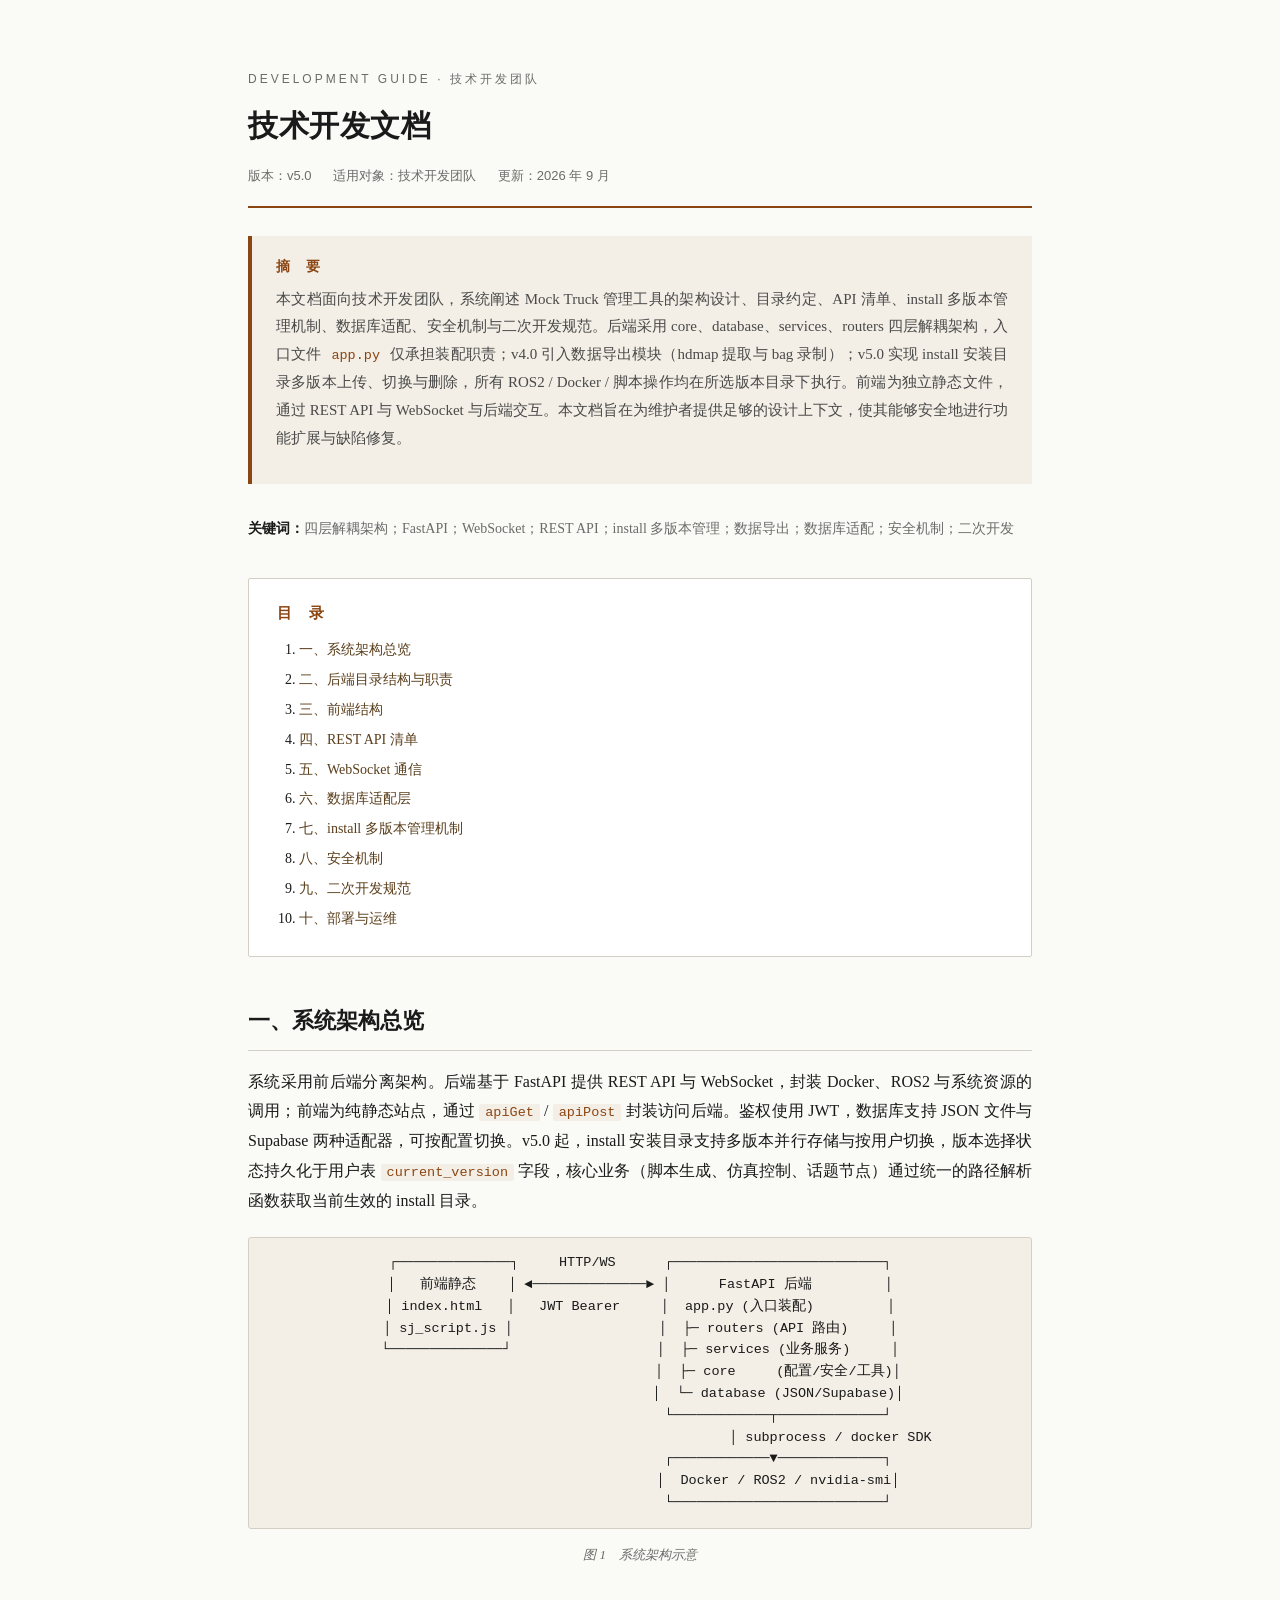
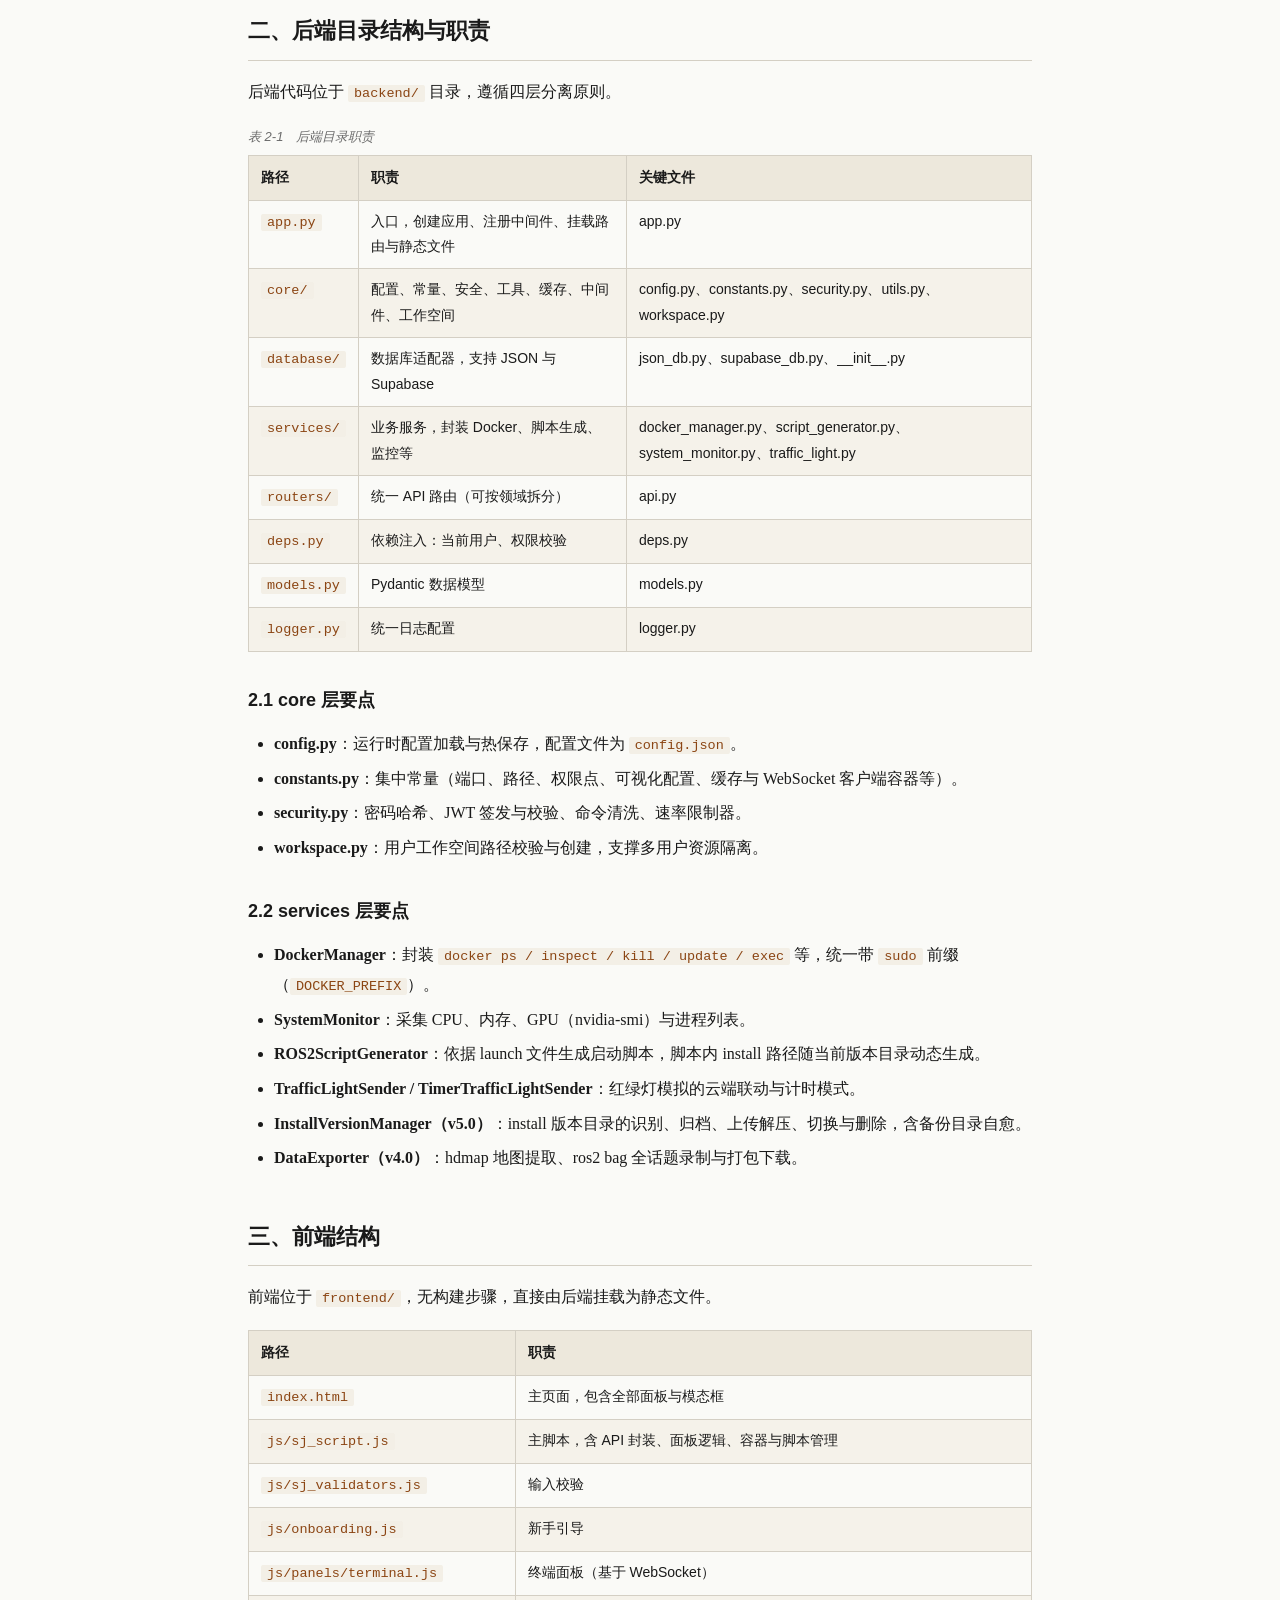
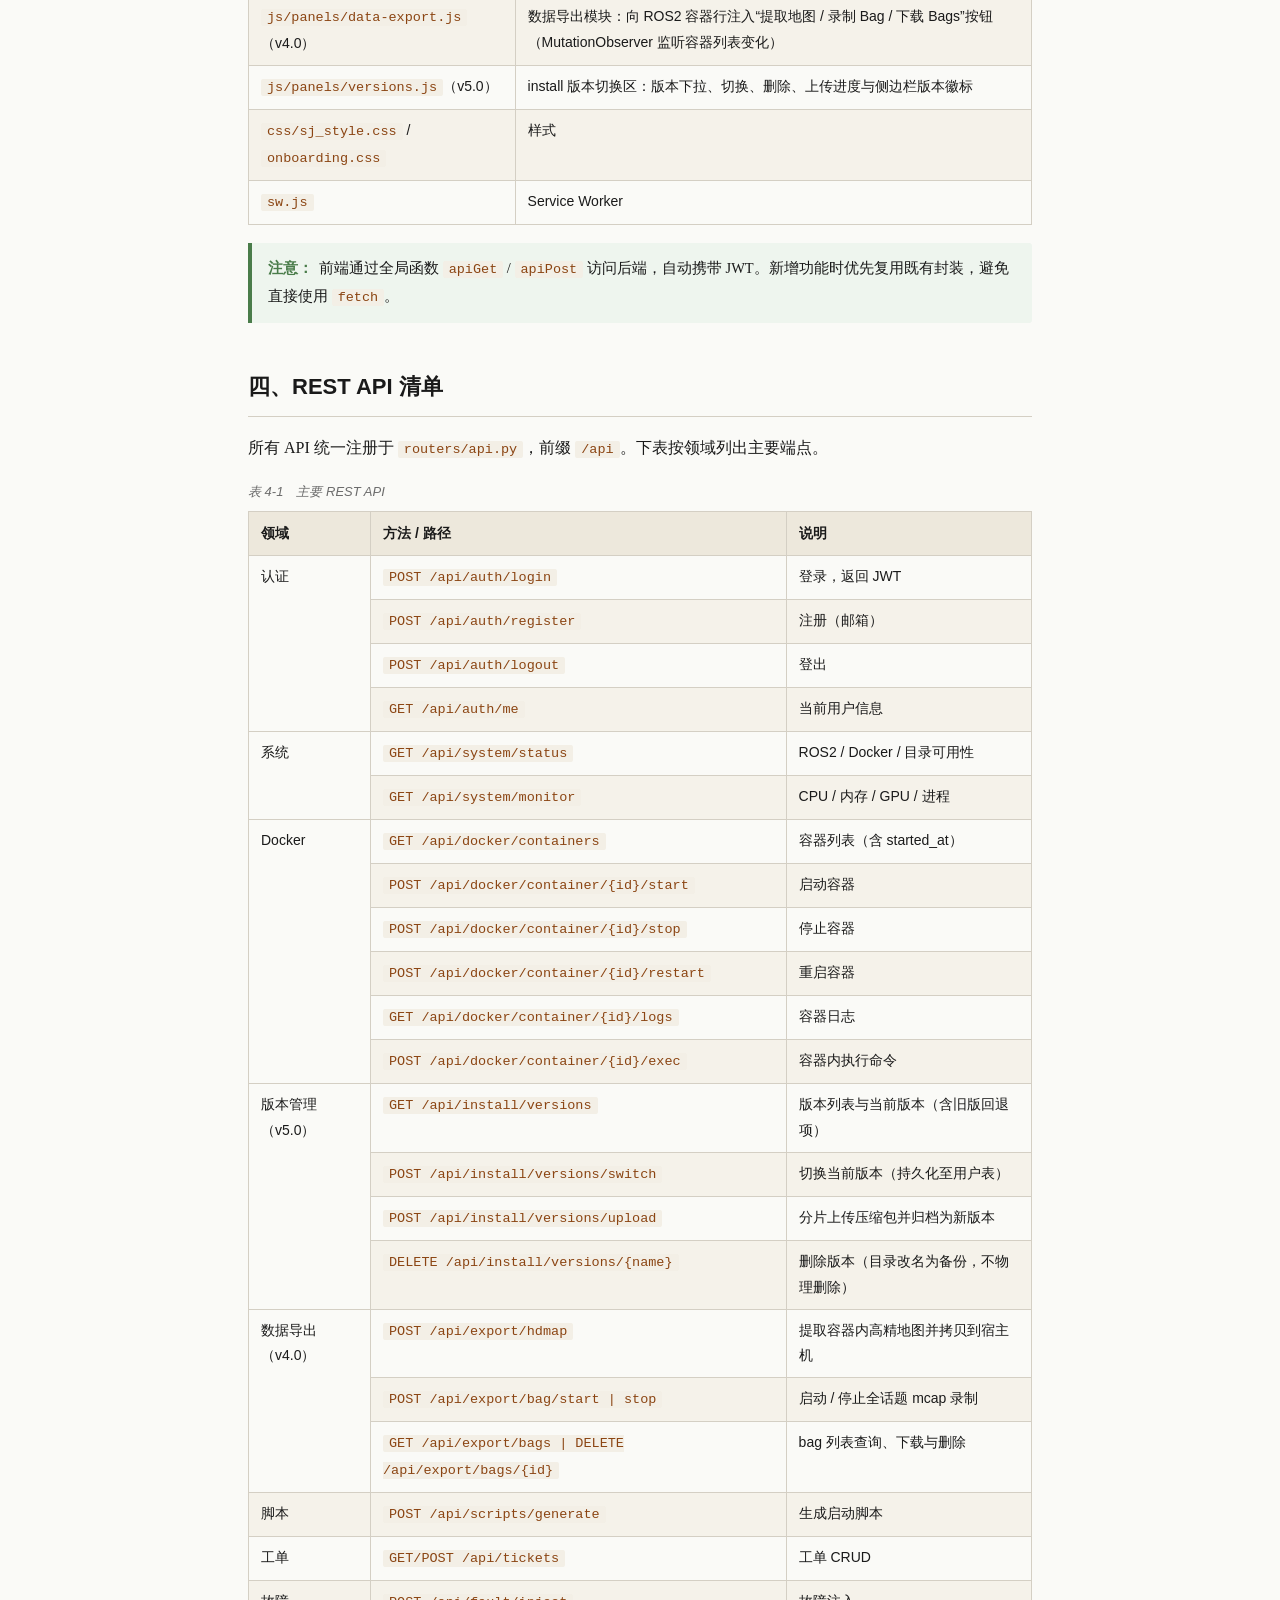
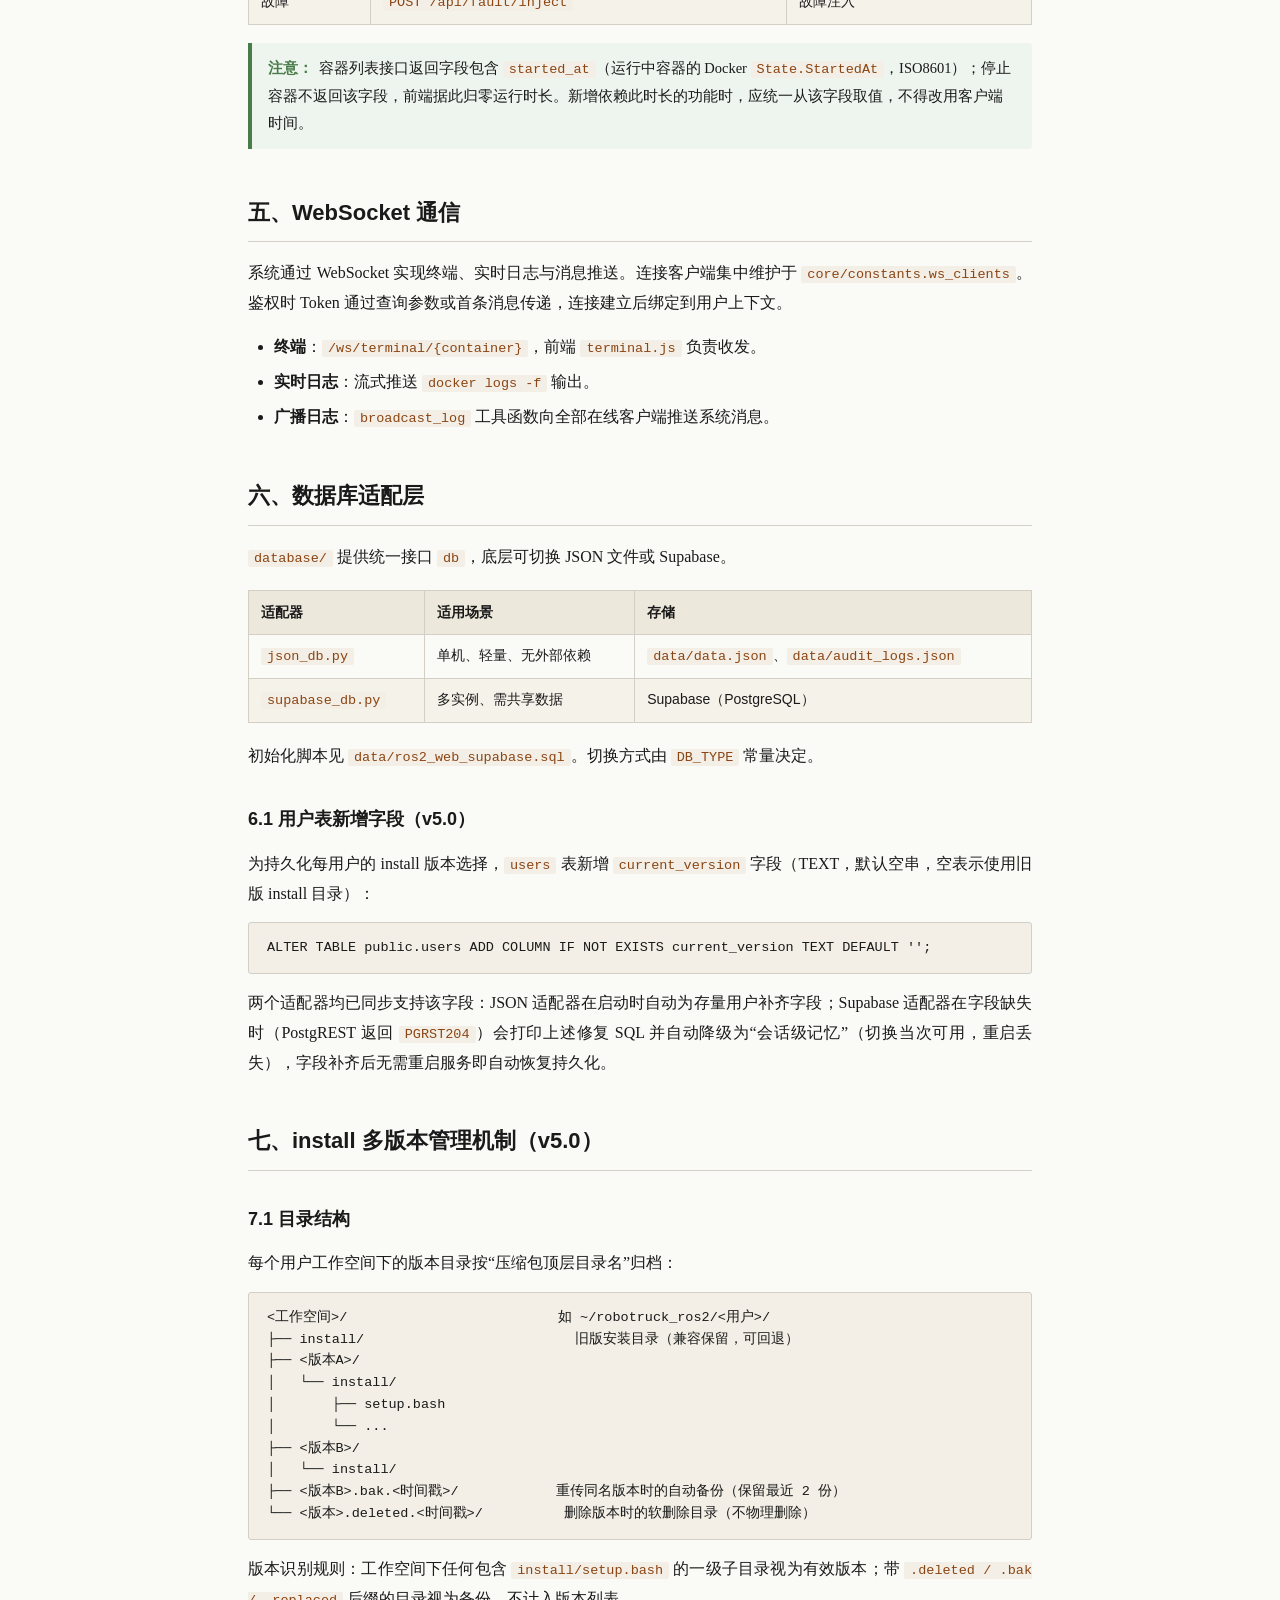
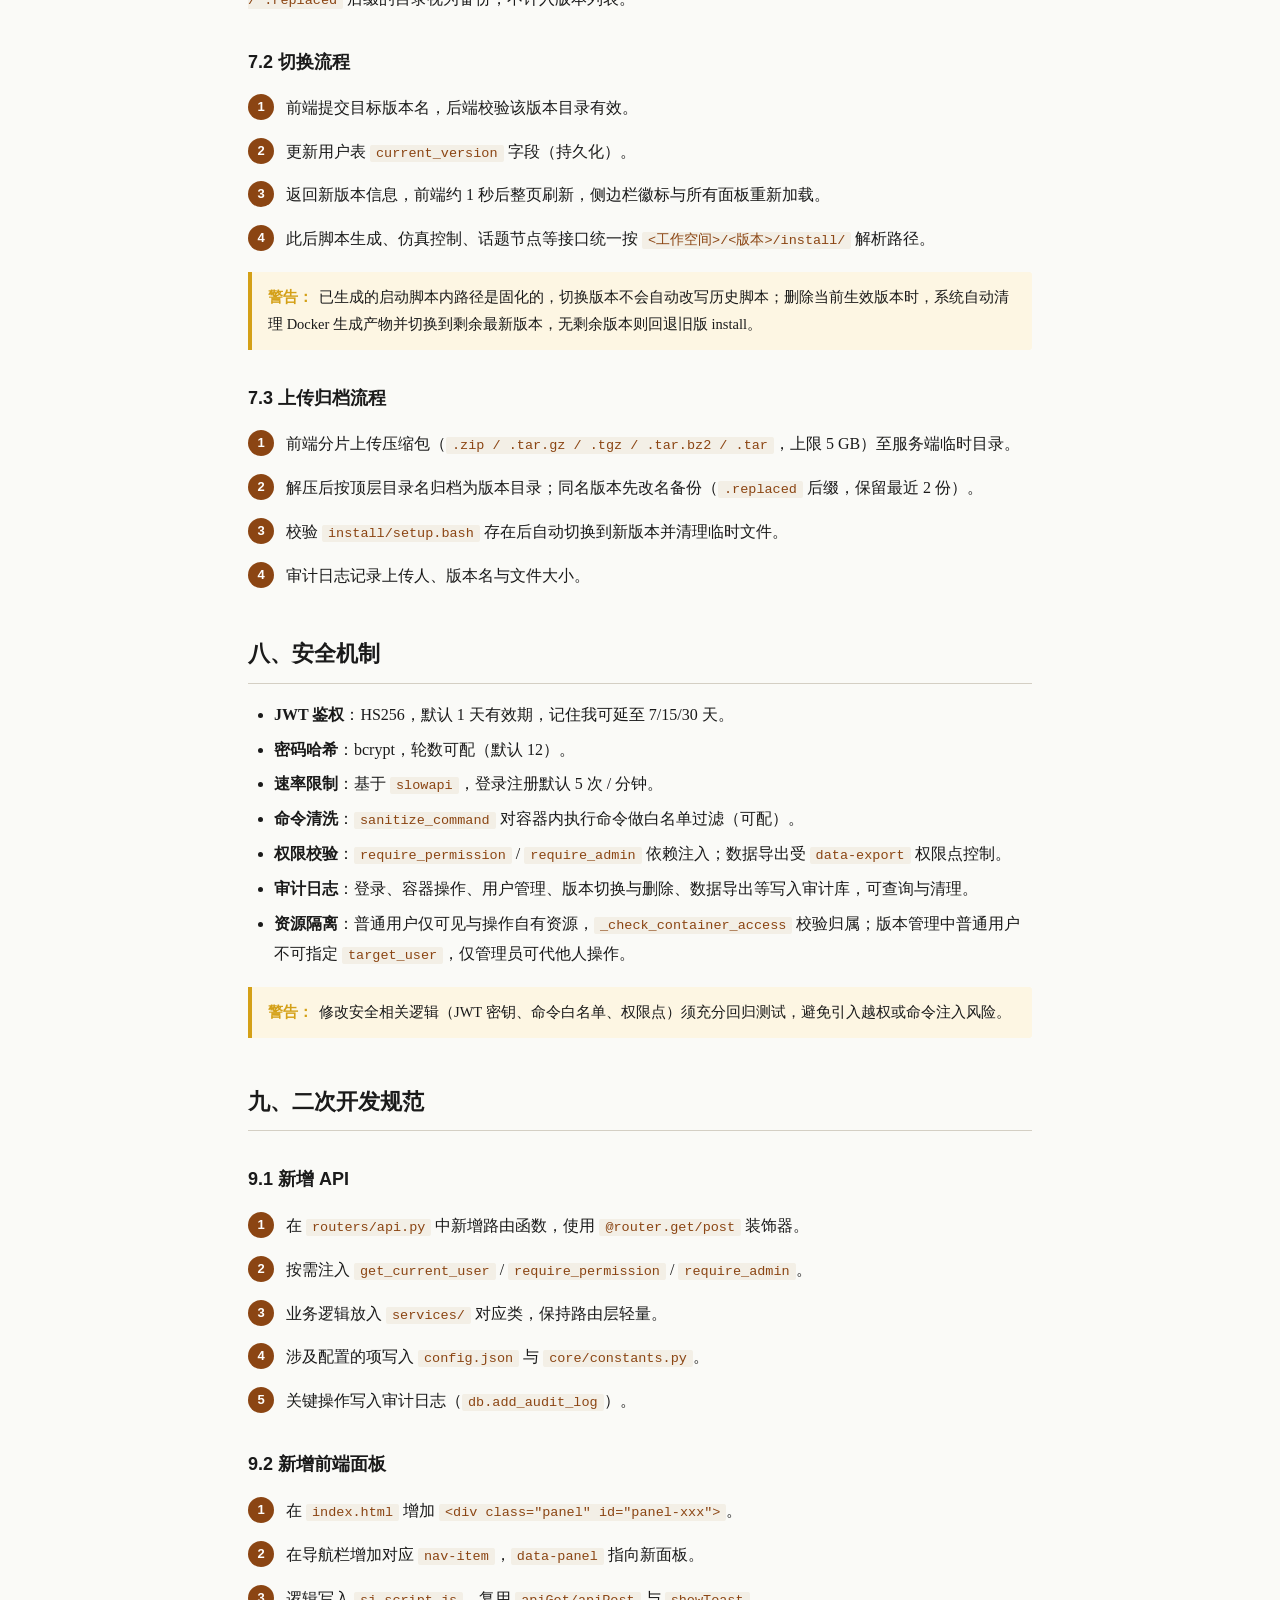
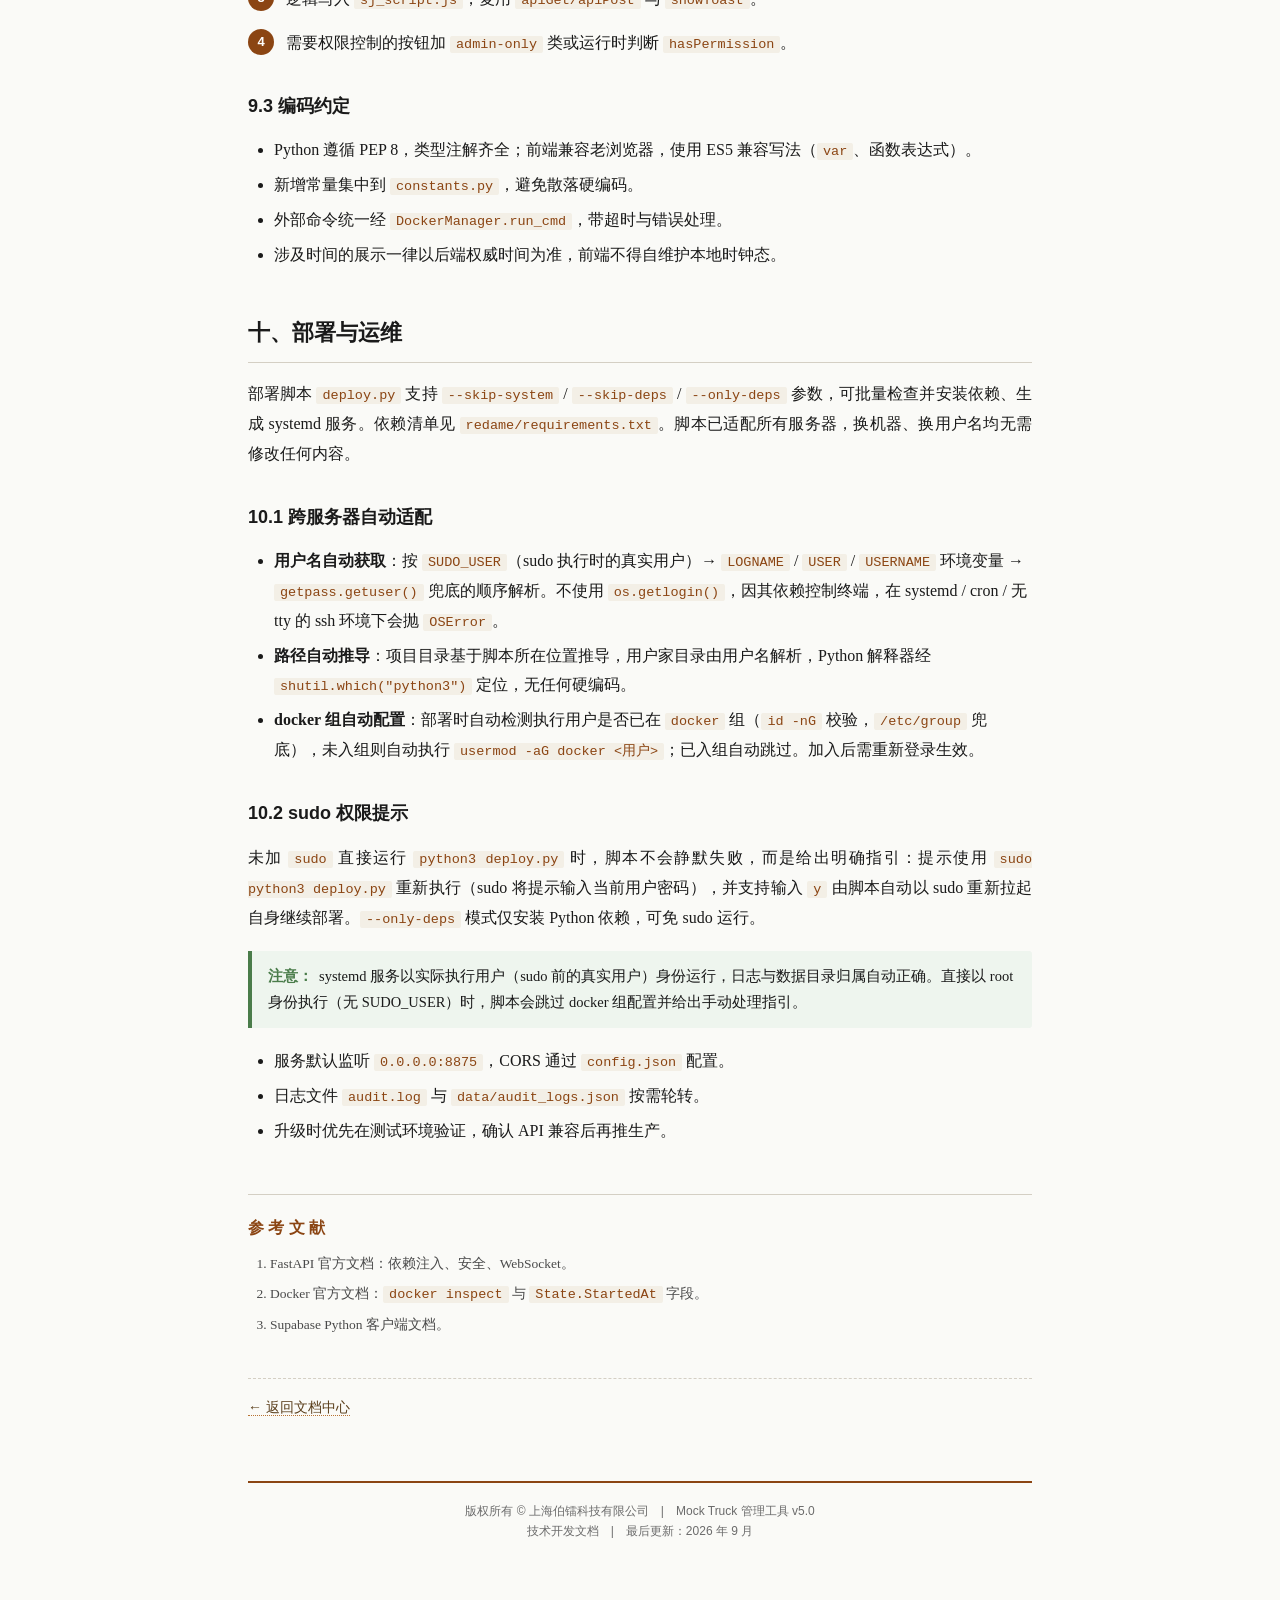
<file: docs/development.html>
<!DOCTYPE html>
<html lang="zh-CN">
<head>
    <meta charset="UTF-8">
    <meta name="viewport" content="width=device-width, initial-scale=1.0">
    <title>技术开发文档 · Mock Truck 管理工具</title>
    <link rel="stylesheet" href="css/doc.css">
</head>
<body>
<div class="doc-container">

    <header class="doc-header">
        <div class="doc-eyebrow">DEVELOPMENT GUIDE · 技术开发团队</div>
        <h1>技术开发文档</h1>
        <div class="doc-meta">
            <span>版本：v5.0</span>
            <span>适用对象：技术开发团队</span>
            <span>更新：2026 年 9 月</span>
        </div>
    </header>

    <div class="doc-abstract">
        <div class="abstract-title">摘　要</div>
        <p>本文档面向技术开发团队，系统阐述 Mock Truck 管理工具的架构设计、目录约定、API 清单、install 多版本管理机制、数据库适配、安全机制与二次开发规范。后端采用 core、database、services、routers 四层解耦架构，入口文件 <code>app.py</code> 仅承担装配职责；v4.0 引入数据导出模块（hdmap 提取与 bag 录制）；v5.0 实现 install 安装目录多版本上传、切换与删除，所有 ROS2 / Docker / 脚本操作均在所选版本目录下执行。前端为独立静态文件，通过 REST API 与 WebSocket 与后端交互。本文档旨在为维护者提供足够的设计上下文，使其能够安全地进行功能扩展与缺陷修复。</p>
    </div>

    <div class="doc-keywords">
        <strong>关键词：</strong>四层解耦架构；FastAPI；WebSocket；REST API；install 多版本管理；数据导出；数据库适配；安全机制；二次开发
    </div>

    <nav class="doc-toc">
        <div class="toc-title">目　录</div>
        <ol>
            <li><a href="#sec-1">一、系统架构总览</a></li>
            <li><a href="#sec-2">二、后端目录结构与职责</a></li>
            <li><a href="#sec-3">三、前端结构</a></li>
            <li><a href="#sec-4">四、REST API 清单</a></li>
            <li><a href="#sec-5">五、WebSocket 通信</a></li>
            <li><a href="#sec-6">六、数据库适配层</a></li>
            <li><a href="#sec-7">七、install 多版本管理机制</a></li>
            <li><a href="#sec-8">八、安全机制</a></li>
            <li><a href="#sec-9">九、二次开发规范</a></li>
            <li><a href="#sec-10">十、部署与运维</a></li>
        </ol>
    </nav>

    <h2 class="section-title" id="sec-1">一、系统架构总览</h2>

    <p>系统采用前后端分离架构。后端基于 FastAPI 提供 REST API 与 WebSocket，封装 Docker、ROS2 与系统资源的调用；前端为纯静态站点，通过 <code>apiGet</code> / <code>apiPost</code> 封装访问后端。鉴权使用 JWT，数据库支持 JSON 文件与 Supabase 两种适配器，可按配置切换。v5.0 起，install 安装目录支持多版本并行存储与按用户切换，版本选择状态持久化于用户表 <code>current_version</code> 字段，核心业务（脚本生成、仿真控制、话题节点）通过统一的路径解析函数获取当前生效的 install 目录。</p>

    <figure>
        <pre><code>┌──────────────┐     HTTP/WS      ┌──────────────────────────┐
│   前端静态    │ ◄──────────────► │      FastAPI 后端         │
│ index.html   │   JWT Bearer     │  app.py (入口装配)         │
│ sj_script.js │                  │  ├─ routers (API 路由)     │
└──────────────┘                  │  ├─ services (业务服务)     │
                                  │  ├─ core     (配置/安全/工具)│
                                  │  └─ database (JSON/Supabase)│
                                  └────────────┬─────────────┘
                                               │ subprocess / docker SDK
                                  ┌────────────▼─────────────┐
                                  │  Docker / ROS2 / nvidia-smi│
                                  └──────────────────────────┘</code></pre>
        <figcaption>图 1　系统架构示意</figcaption>
    </figure>

    <h2 class="section-title" id="sec-2">二、后端目录结构与职责</h2>

    <p>后端代码位于 <code>backend/</code> 目录，遵循四层分离原则。</p>

    <table class="data-table">
        <caption>表 2-1　后端目录职责</caption>
        <thead><tr><th>路径</th><th>职责</th><th>关键文件</th></tr></thead>
        <tbody>
            <tr><td><code>app.py</code></td><td>入口，创建应用、注册中间件、挂载路由与静态文件</td><td>app.py</td></tr>
            <tr><td><code>core/</code></td><td>配置、常量、安全、工具、缓存、中间件、工作空间</td><td>config.py、constants.py、security.py、utils.py、workspace.py</td></tr>
            <tr><td><code>database/</code></td><td>数据库适配器，支持 JSON 与 Supabase</td><td>json_db.py、supabase_db.py、__init__.py</td></tr>
            <tr><td><code>services/</code></td><td>业务服务，封装 Docker、脚本生成、监控等</td><td>docker_manager.py、script_generator.py、system_monitor.py、traffic_light.py</td></tr>
            <tr><td><code>routers/</code></td><td>统一 API 路由（可按领域拆分）</td><td>api.py</td></tr>
            <tr><td><code>deps.py</code></td><td>依赖注入：当前用户、权限校验</td><td>deps.py</td></tr>
            <tr><td><code>models.py</code></td><td>Pydantic 数据模型</td><td>models.py</td></tr>
            <tr><td><code>logger.py</code></td><td>统一日志配置</td><td>logger.py</td></tr>
        </tbody>
    </table>

    <h3 class="subsection-title">2.1 core 层要点</h3>
    <ul>
        <li><strong>config.py</strong>：运行时配置加载与热保存，配置文件为 <code>config.json</code>。</li>
        <li><strong>constants.py</strong>：集中常量（端口、路径、权限点、可视化配置、缓存与 WebSocket 客户端容器等）。</li>
        <li><strong>security.py</strong>：密码哈希、JWT 签发与校验、命令清洗、速率限制器。</li>
        <li><strong>workspace.py</strong>：用户工作空间路径校验与创建，支撑多用户资源隔离。</li>
    </ul>

    <h3 class="subsection-title">2.2 services 层要点</h3>
    <ul>
        <li><strong>DockerManager</strong>：封装 <code>docker ps / inspect / kill / update / exec</code> 等，统一带 <code>sudo</code> 前缀（<code>DOCKER_PREFIX</code>）。</li>
        <li><strong>SystemMonitor</strong>：采集 CPU、内存、GPU（nvidia-smi）与进程列表。</li>
        <li><strong>ROS2ScriptGenerator</strong>：依据 launch 文件生成启动脚本，脚本内 install 路径随当前版本目录动态生成。</li>
        <li><strong>TrafficLightSender / TimerTrafficLightSender</strong>：红绿灯模拟的云端联动与计时模式。</li>
        <li><strong>InstallVersionManager（v5.0）</strong>：install 版本目录的识别、归档、上传解压、切换与删除，含备份目录自愈。</li>
        <li><strong>DataExporter（v4.0）</strong>：hdmap 地图提取、ros2 bag 全话题录制与打包下载。</li>
    </ul>

    <h2 class="section-title" id="sec-3">三、前端结构</h2>

    <p>前端位于 <code>frontend/</code>，无构建步骤，直接由后端挂载为静态文件。</p>

    <table class="data-table">
        <thead><tr><th>路径</th><th>职责</th></tr></thead>
        <tbody>
            <tr><td><code>index.html</code></td><td>主页面，包含全部面板与模态框</td></tr>
            <tr><td><code>js/sj_script.js</code></td><td>主脚本，含 API 封装、面板逻辑、容器与脚本管理</td></tr>
            <tr><td><code>js/sj_validators.js</code></td><td>输入校验</td></tr>
            <tr><td><code>js/onboarding.js</code></td><td>新手引导</td></tr>
            <tr><td><code>js/panels/terminal.js</code></td><td>终端面板（基于 WebSocket）</td></tr>
            <tr><td><code>js/panels/data-export.js</code>（v4.0）</td><td>数据导出模块：向 ROS2 容器行注入“提取地图 / 录制 Bag / 下载 Bags”按钮（MutationObserver 监听容器列表变化）</td></tr>
            <tr><td><code>js/panels/versions.js</code>（v5.0）</td><td>install 版本切换区：版本下拉、切换、删除、上传进度与侧边栏版本徽标</td></tr>
            <tr><td><code>css/sj_style.css</code> / <code>onboarding.css</code></td><td>样式</td></tr>
            <tr><td><code>sw.js</code></td><td>Service Worker</td></tr>
        </tbody>
    </table>

    <div class="doc-note"><span class="note-label">注意：</span>前端通过全局函数 <code>apiGet</code> / <code>apiPost</code> 访问后端，自动携带 JWT。新增功能时优先复用既有封装，避免直接使用 <code>fetch</code>。</div>

    <h2 class="section-title" id="sec-4">四、REST API 清单</h2>

    <p>所有 API 统一注册于 <code>routers/api.py</code>，前缀 <code>/api</code>。下表按领域列出主要端点。</p>

    <table class="data-table">
        <caption>表 4-1　主要 REST API</caption>
        <thead><tr><th>领域</th><th>方法 / 路径</th><th>说明</th></tr></thead>
        <tbody>
            <tr><td rowspan="4">认证</td><td><code>POST /api/auth/login</code></td><td>登录，返回 JWT</td></tr>
            <tr><td><code>POST /api/auth/register</code></td><td>注册（邮箱）</td></tr>
            <tr><td><code>POST /api/auth/logout</code></td><td>登出</td></tr>
            <tr><td><code>GET /api/auth/me</code></td><td>当前用户信息</td></tr>
            <tr><td rowspan="2">系统</td><td><code>GET /api/system/status</code></td><td>ROS2 / Docker / 目录可用性</td></tr>
            <tr><td><code>GET /api/system/monitor</code></td><td>CPU / 内存 / GPU / 进程</td></tr>
            <tr><td rowspan="6">Docker</td><td><code>GET /api/docker/containers</code></td><td>容器列表（含 started_at）</td></tr>
            <tr><td><code>POST /api/docker/container/{id}/start</code></td><td>启动容器</td></tr>
            <tr><td><code>POST /api/docker/container/{id}/stop</code></td><td>停止容器</td></tr>
            <tr><td><code>POST /api/docker/container/{id}/restart</code></td><td>重启容器</td></tr>
            <tr><td><code>GET /api/docker/container/{id}/logs</code></td><td>容器日志</td></tr>
            <tr><td><code>POST /api/docker/container/{id}/exec</code></td><td>容器内执行命令</td></tr>
            <tr><td rowspan="4">版本管理（v5.0）</td><td><code>GET /api/install/versions</code></td><td>版本列表与当前版本（含旧版回退项）</td></tr>
            <tr><td><code>POST /api/install/versions/switch</code></td><td>切换当前版本（持久化至用户表）</td></tr>
            <tr><td><code>POST /api/install/versions/upload</code></td><td>分片上传压缩包并归档为新版本</td></tr>
            <tr><td><code>DELETE /api/install/versions/{name}</code></td><td>删除版本（目录改名为备份，不物理删除）</td></tr>
            <tr><td rowspan="3">数据导出（v4.0）</td><td><code>POST /api/export/hdmap</code></td><td>提取容器内高精地图并拷贝到宿主机</td></tr>
            <tr><td><code>POST /api/export/bag/start | stop</code></td><td>启动 / 停止全话题 mcap 录制</td></tr>
            <tr><td><code>GET /api/export/bags | DELETE /api/export/bags/{id}</code></td><td>bag 列表查询、下载与删除</td></tr>
            <tr><td>脚本</td><td><code>POST /api/scripts/generate</code></td><td>生成启动脚本</td></tr>
            <tr><td>工单</td><td><code>GET/POST /api/tickets</code></td><td>工单 CRUD</td></tr>
            <tr><td>故障</td><td><code>POST /api/fault/inject</code></td><td>故障注入</td></tr>
        </tbody>
    </table>

    <div class="doc-note"><span class="note-label">注意：</span>容器列表接口返回字段包含 <code>started_at</code>（运行中容器的 Docker <code>State.StartedAt</code>，ISO8601）；停止容器不返回该字段，前端据此归零运行时长。新增依赖此时长的功能时，应统一从该字段取值，不得改用客户端时间。</div>

    <h2 class="section-title" id="sec-5">五、WebSocket 通信</h2>

    <p>系统通过 WebSocket 实现终端、实时日志与消息推送。连接客户端集中维护于 <code>core/constants.ws_clients</code>。鉴权时 Token 通过查询参数或首条消息传递，连接建立后绑定到用户上下文。</p>

    <ul>
        <li><strong>终端</strong>：<code>/ws/terminal/{container}</code>，前端 <code>terminal.js</code> 负责收发。</li>
        <li><strong>实时日志</strong>：流式推送 <code>docker logs -f</code> 输出。</li>
        <li><strong>广播日志</strong>：<code>broadcast_log</code> 工具函数向全部在线客户端推送系统消息。</li>
    </ul>

    <h2 class="section-title" id="sec-6">六、数据库适配层</h2>

    <p><code>database/</code> 提供统一接口 <code>db</code>，底层可切换 JSON 文件或 Supabase。</p>

    <table class="data-table">
        <thead><tr><th>适配器</th><th>适用场景</th><th>存储</th></tr></thead>
        <tbody>
            <tr><td><code>json_db.py</code></td><td>单机、轻量、无外部依赖</td><td><code>data/data.json</code>、<code>data/audit_logs.json</code></td></tr>
            <tr><td><code>supabase_db.py</code></td><td>多实例、需共享数据</td><td>Supabase（PostgreSQL）</td></tr>
        </tbody>
    </table>

    <p>初始化脚本见 <code>data/ros2_web_supabase.sql</code>。切换方式由 <code>DB_TYPE</code> 常量决定。</p>

    <h3 class="subsection-title">6.1 用户表新增字段（v5.0）</h3>
    <p>为持久化每用户的 install 版本选择，<code>users</code> 表新增 <code>current_version</code> 字段（TEXT，默认空串，空表示使用旧版 install 目录）：</p>
    <pre><code>ALTER TABLE public.users ADD COLUMN IF NOT EXISTS current_version TEXT DEFAULT '';</code></pre>
    <p>两个适配器均已同步支持该字段：JSON 适配器在启动时自动为存量用户补齐字段；Supabase 适配器在字段缺失时（PostgREST 返回 <code>PGRST204</code>）会打印上述修复 SQL 并自动降级为“会话级记忆”（切换当次可用，重启丢失），字段补齐后无需重启服务即自动恢复持久化。</p>

    <h2 class="section-title" id="sec-7">七、install 多版本管理机制（v5.0）</h2>

    <h3 class="subsection-title">7.1 目录结构</h3>
    <p>每个用户工作空间下的版本目录按“压缩包顶层目录名”归档：</p>
    <pre><code>&lt;工作空间&gt;/                          如 ~/robotruck_ros2/&lt;用户&gt;/
├── install/                          旧版安装目录（兼容保留，可回退）
├── &lt;版本A&gt;/
│   └── install/
│       ├── setup.bash
│       └── ...
├── &lt;版本B&gt;/
│   └── install/
├── &lt;版本B&gt;.bak.&lt;时间戳&gt;/            重传同名版本时的自动备份（保留最近 2 份）
└── &lt;版本&gt;.deleted.&lt;时间戳&gt;/          删除版本时的软删除目录（不物理删除）</code></pre>
    <p>版本识别规则：工作空间下任何包含 <code>install/setup.bash</code> 的一级子目录视为有效版本；带 <code>.deleted / .bak / .replaced</code> 后缀的目录视为备份，不计入版本列表。</p>

    <h3 class="subsection-title">7.2 切换流程</h3>
    <ol class="doc-steps">
        <li>前端提交目标版本名，后端校验该版本目录有效。</li>
        <li>更新用户表 <code>current_version</code> 字段（持久化）。</li>
        <li>返回新版本信息，前端约 1 秒后整页刷新，侧边栏徽标与所有面板重新加载。</li>
        <li>此后脚本生成、仿真控制、话题节点等接口统一按 <code>&lt;工作空间&gt;/&lt;版本&gt;/install/</code> 解析路径。</li>
    </ol>
    <div class="doc-warn"><span class="note-label">警告：</span>已生成的启动脚本内路径是固化的，切换版本不会自动改写历史脚本；删除当前生效版本时，系统自动清理 Docker 生成产物并切换到剩余最新版本，无剩余版本则回退旧版 install。</div>

    <h3 class="subsection-title">7.3 上传归档流程</h3>
    <ol class="doc-steps">
        <li>前端分片上传压缩包（<code>.zip / .tar.gz / .tgz / .tar.bz2 / .tar</code>，上限 5 GB）至服务端临时目录。</li>
        <li>解压后按顶层目录名归档为版本目录；同名版本先改名备份（<code>.replaced</code> 后缀，保留最近 2 份）。</li>
        <li>校验 <code>install/setup.bash</code> 存在后自动切换到新版本并清理临时文件。</li>
        <li>审计日志记录上传人、版本名与文件大小。</li>
    </ol>

    <h2 class="section-title" id="sec-8">八、安全机制</h2>

    <ul>
        <li><strong>JWT 鉴权</strong>：HS256，默认 1 天有效期，记住我可延至 7/15/30 天。</li>
        <li><strong>密码哈希</strong>：bcrypt，轮数可配（默认 12）。</li>
        <li><strong>速率限制</strong>：基于 <code>slowapi</code>，登录注册默认 5 次 / 分钟。</li>
        <li><strong>命令清洗</strong>：<code>sanitize_command</code> 对容器内执行命令做白名单过滤（可配）。</li>
        <li><strong>权限校验</strong>：<code>require_permission</code> / <code>require_admin</code> 依赖注入；数据导出受 <code>data-export</code> 权限点控制。</li>
        <li><strong>审计日志</strong>：登录、容器操作、用户管理、版本切换与删除、数据导出等写入审计库，可查询与清理。</li>
        <li><strong>资源隔离</strong>：普通用户仅可见与操作自有资源，<code>_check_container_access</code> 校验归属；版本管理中普通用户不可指定 <code>target_user</code>，仅管理员可代他人操作。</li>
    </ul>

    <div class="doc-warn"><span class="note-label">警告：</span>修改安全相关逻辑（JWT 密钥、命令白名单、权限点）须充分回归测试，避免引入越权或命令注入风险。</div>

    <h2 class="section-title" id="sec-9">九、二次开发规范</h2>

    <h3 class="subsection-title">9.1 新增 API</h3>
    <ol class="doc-steps">
        <li>在 <code>routers/api.py</code> 中新增路由函数，使用 <code>@router.get/post</code> 装饰器。</li>
        <li>按需注入 <code>get_current_user</code> / <code>require_permission</code> / <code>require_admin</code>。</li>
        <li>业务逻辑放入 <code>services/</code> 对应类，保持路由层轻量。</li>
        <li>涉及配置的项写入 <code>config.json</code> 与 <code>core/constants.py</code>。</li>
        <li>关键操作写入审计日志（<code>db.add_audit_log</code>）。</li>
    </ol>

    <h3 class="subsection-title">9.2 新增前端面板</h3>
    <ol class="doc-steps">
        <li>在 <code>index.html</code> 增加 <code>&lt;div class="panel" id="panel-xxx"&gt;</code>。</li>
        <li>在导航栏增加对应 <code>nav-item</code>，<code>data-panel</code> 指向新面板。</li>
        <li>逻辑写入 <code>sj_script.js</code>，复用 <code>apiGet/apiPost</code> 与 <code>showToast</code>。</li>
        <li>需要权限控制的按钮加 <code>admin-only</code> 类或运行时判断 <code>hasPermission</code>。</li>
    </ol>

    <h3 class="subsection-title">9.3 编码约定</h3>
    <ul>
        <li>Python 遵循 PEP 8，类型注解齐全；前端兼容老浏览器，使用 ES5 兼容写法（<code>var</code>、函数表达式）。</li>
        <li>新增常量集中到 <code>constants.py</code>，避免散落硬编码。</li>
        <li>外部命令统一经 <code>DockerManager.run_cmd</code>，带超时与错误处理。</li>
        <li>涉及时间的展示一律以后端权威时间为准，前端不得自维护本地时钟态。</li>
    </ul>

    <h2 class="section-title" id="sec-10">十、部署与运维</h2>

    <p>部署脚本 <code>deploy.py</code> 支持 <code>--skip-system</code> / <code>--skip-deps</code> / <code>--only-deps</code> 参数，可批量检查并安装依赖、生成 systemd 服务。依赖清单见 <code>redame/requirements.txt</code>。脚本已适配所有服务器，换机器、换用户名均无需修改任何内容。</p>

    <h3 class="subsection-title">10.1 跨服务器自动适配</h3>
    <ul>
        <li><strong>用户名自动获取</strong>：按 <code>SUDO_USER</code>（sudo 执行时的真实用户）→ <code>LOGNAME</code> / <code>USER</code> / <code>USERNAME</code> 环境变量 → <code>getpass.getuser()</code> 兜底的顺序解析。不使用 <code>os.getlogin()</code>，因其依赖控制终端，在 systemd / cron / 无 tty 的 ssh 环境下会抛 <code>OSError</code>。</li>
        <li><strong>路径自动推导</strong>：项目目录基于脚本所在位置推导，用户家目录由用户名解析，Python 解释器经 <code>shutil.which("python3")</code> 定位，无任何硬编码。</li>
        <li><strong>docker 组自动配置</strong>：部署时自动检测执行用户是否已在 <code>docker</code> 组（<code>id -nG</code> 校验，<code>/etc/group</code> 兜底），未入组则自动执行 <code>usermod -aG docker &lt;用户&gt;</code>；已入组自动跳过。加入后需重新登录生效。</li>
    </ul>

    <h3 class="subsection-title">10.2 sudo 权限提示</h3>
    <p>未加 <code>sudo</code> 直接运行 <code>python3 deploy.py</code> 时，脚本不会静默失败，而是给出明确指引：提示使用 <code>sudo python3 deploy.py</code> 重新执行（sudo 将提示输入当前用户密码），并支持输入 <code>y</code> 由脚本自动以 sudo 重新拉起自身继续部署。<code>--only-deps</code> 模式仅安装 Python 依赖，可免 sudo 运行。</p>

    <div class="doc-note"><span class="note-label">注意：</span>systemd 服务以实际执行用户（sudo 前的真实用户）身份运行，日志与数据目录归属自动正确。直接以 root 身份执行（无 SUDO_USER）时，脚本会跳过 docker 组配置并给出手动处理指引。</div>

    <ul>
        <li>服务默认监听 <code>0.0.0.0:8875</code>，CORS 通过 <code>config.json</code> 配置。</li>
        <li>日志文件 <code>audit.log</code> 与 <code>data/audit_logs.json</code> 按需轮转。</li>
        <li>升级时优先在测试环境验证，确认 API 兼容后再推生产。</li>
    </ul>

    <div class="doc-references">
        <div class="ref-title">参 考 文 献</div>
        <ol>
            <li>FastAPI 官方文档：依赖注入、安全、WebSocket。</li>
            <li>Docker 官方文档：<code>docker inspect</code> 与 <code>State.StartedAt</code> 字段。</li>
            <li>Supabase Python 客户端文档。</li>
        </ol>
    </div>

    <div class="doc-back"><a href="index.html">← 返回文档中心</a></div>

    <footer class="doc-footer">
        版权所有 © 上海伯镭科技有限公司　|　Mock Truck 管理工具 v5.0<br>
        技术开发文档　|　最后更新：2026 年 9 月
    </footer>

</div>
</body>
</html>
</file>
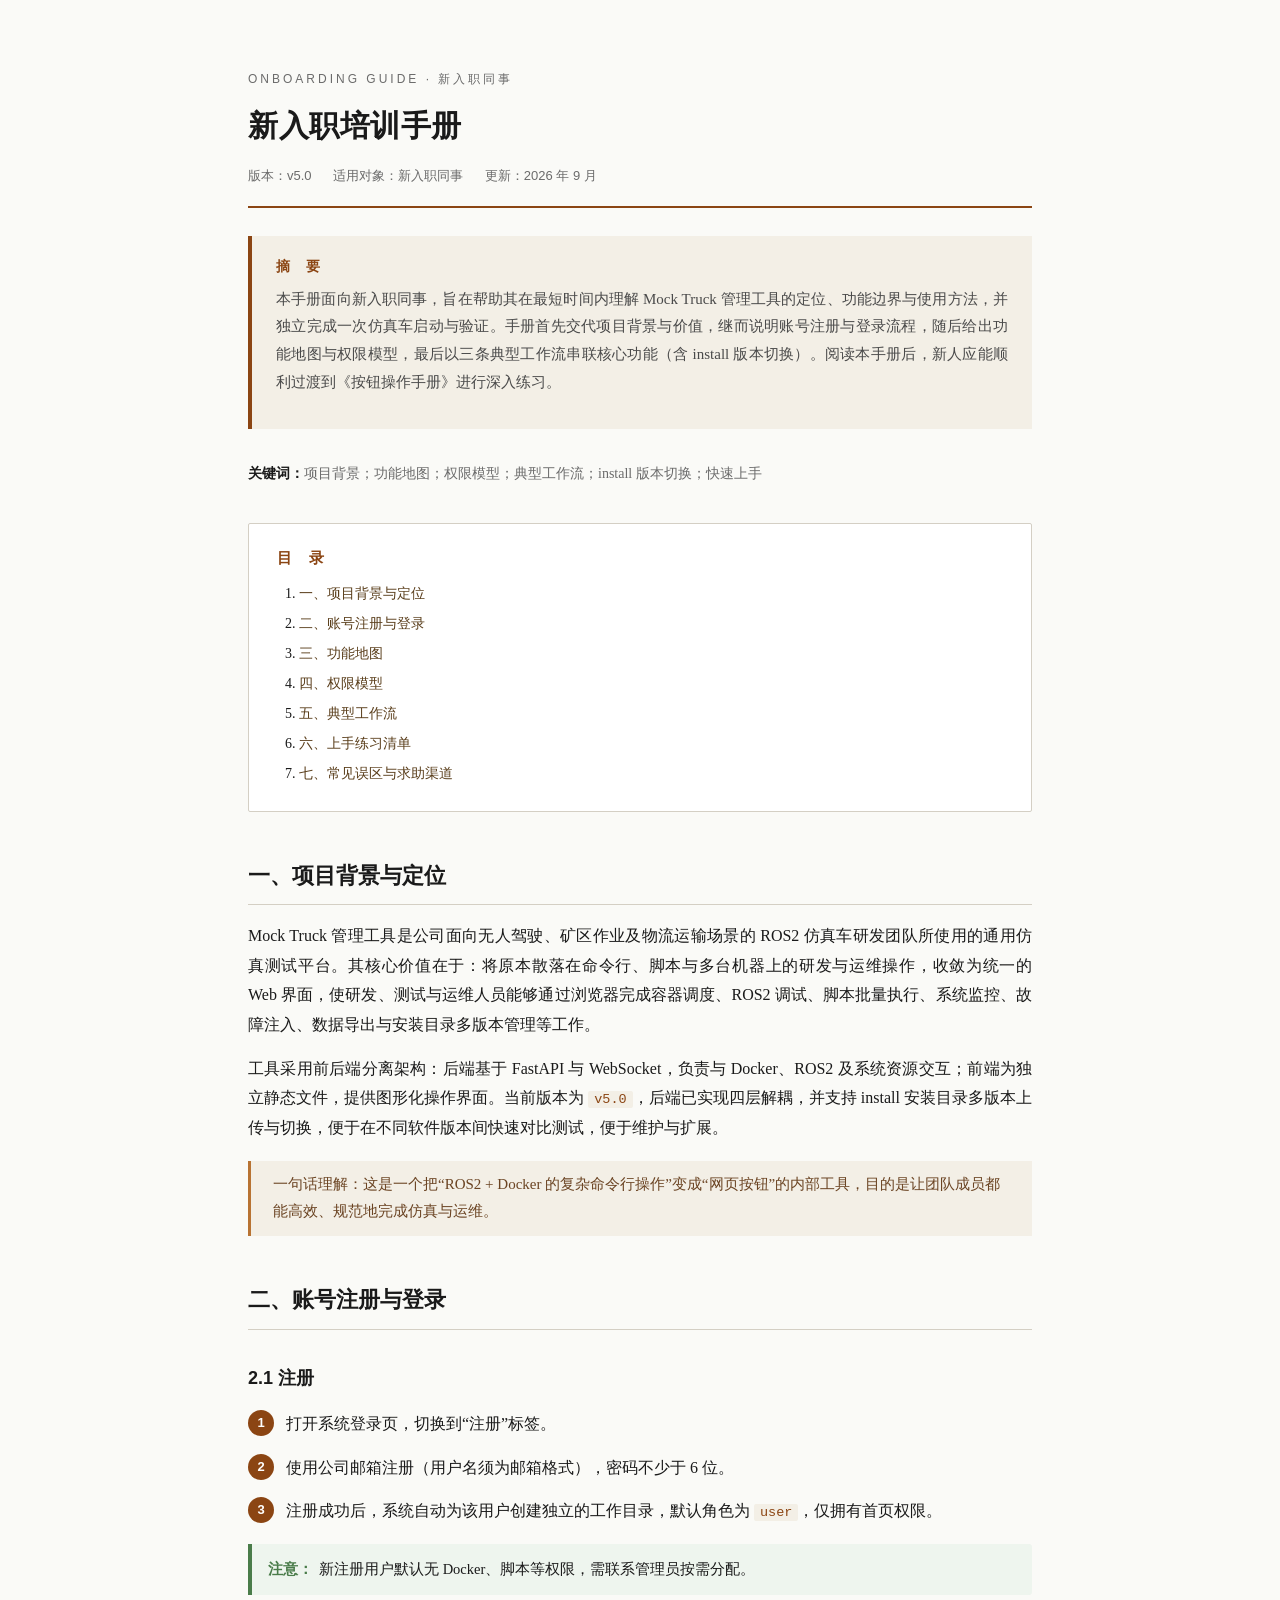
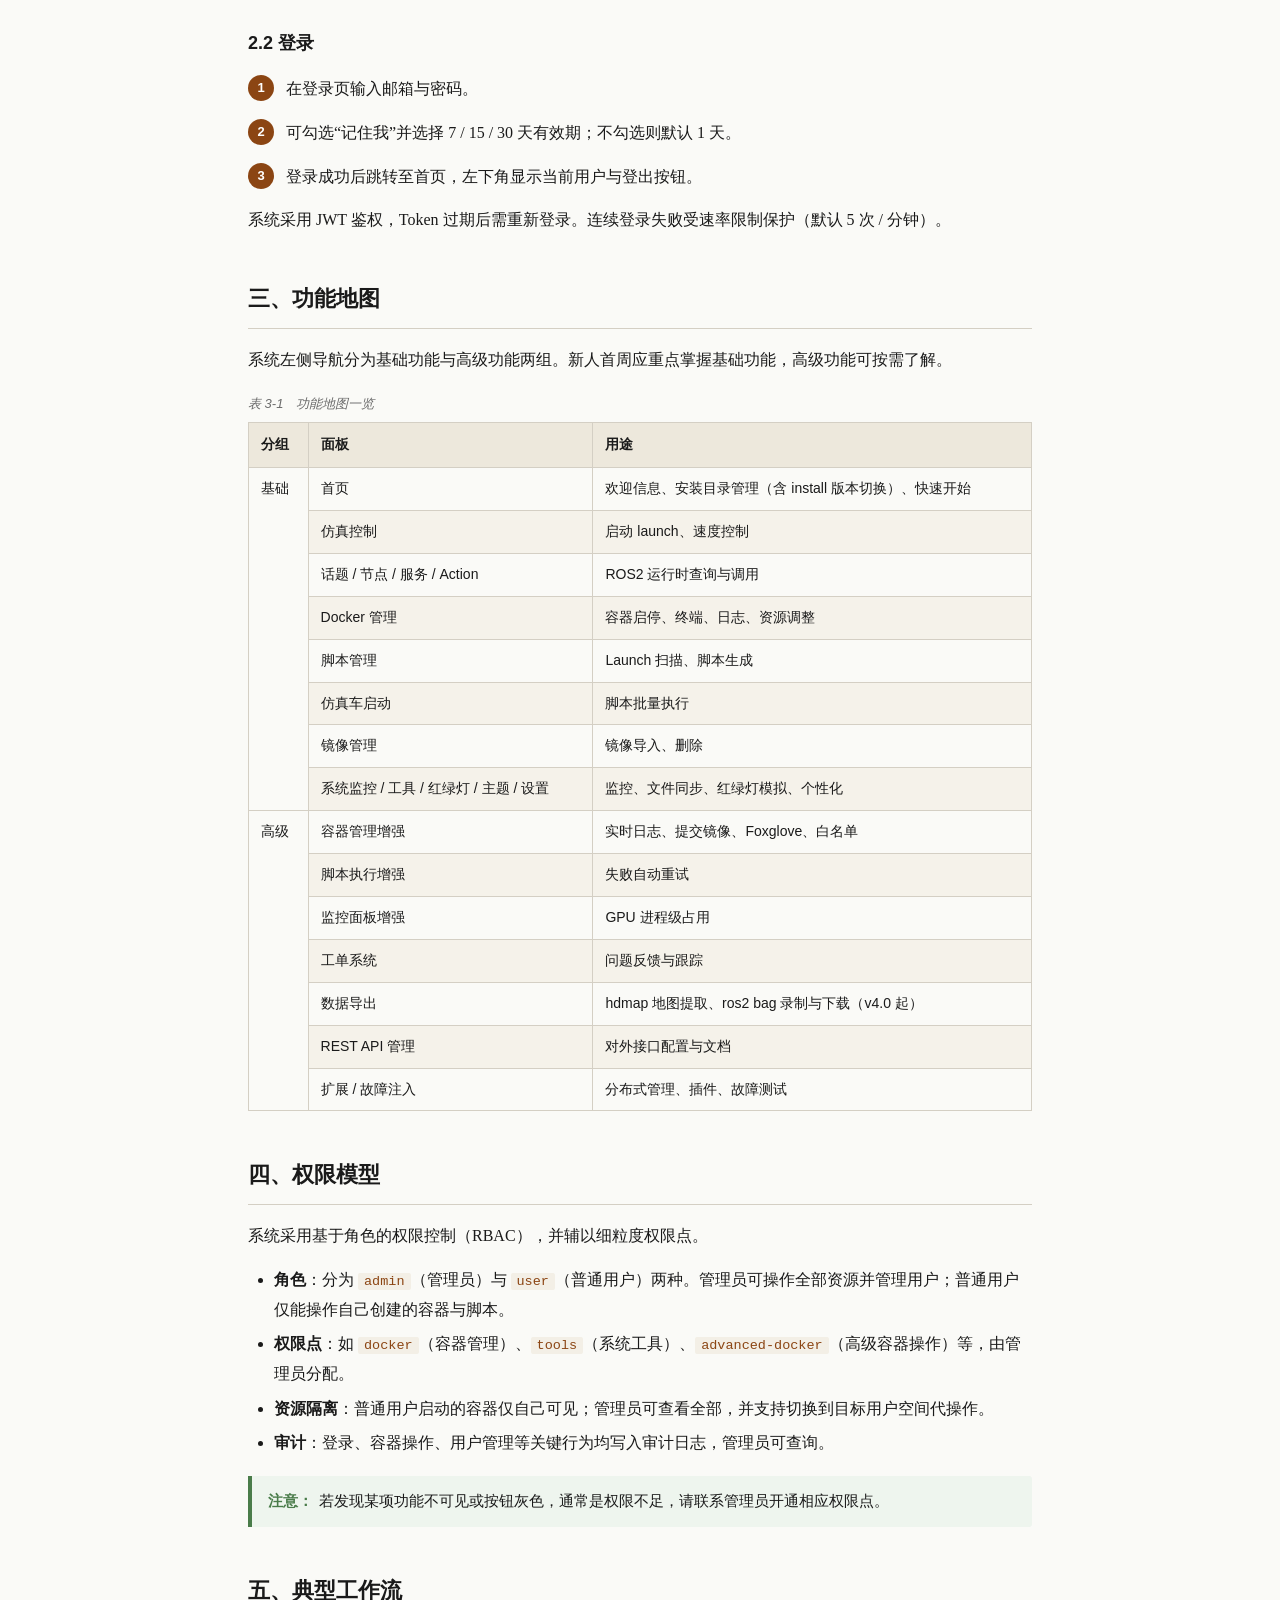
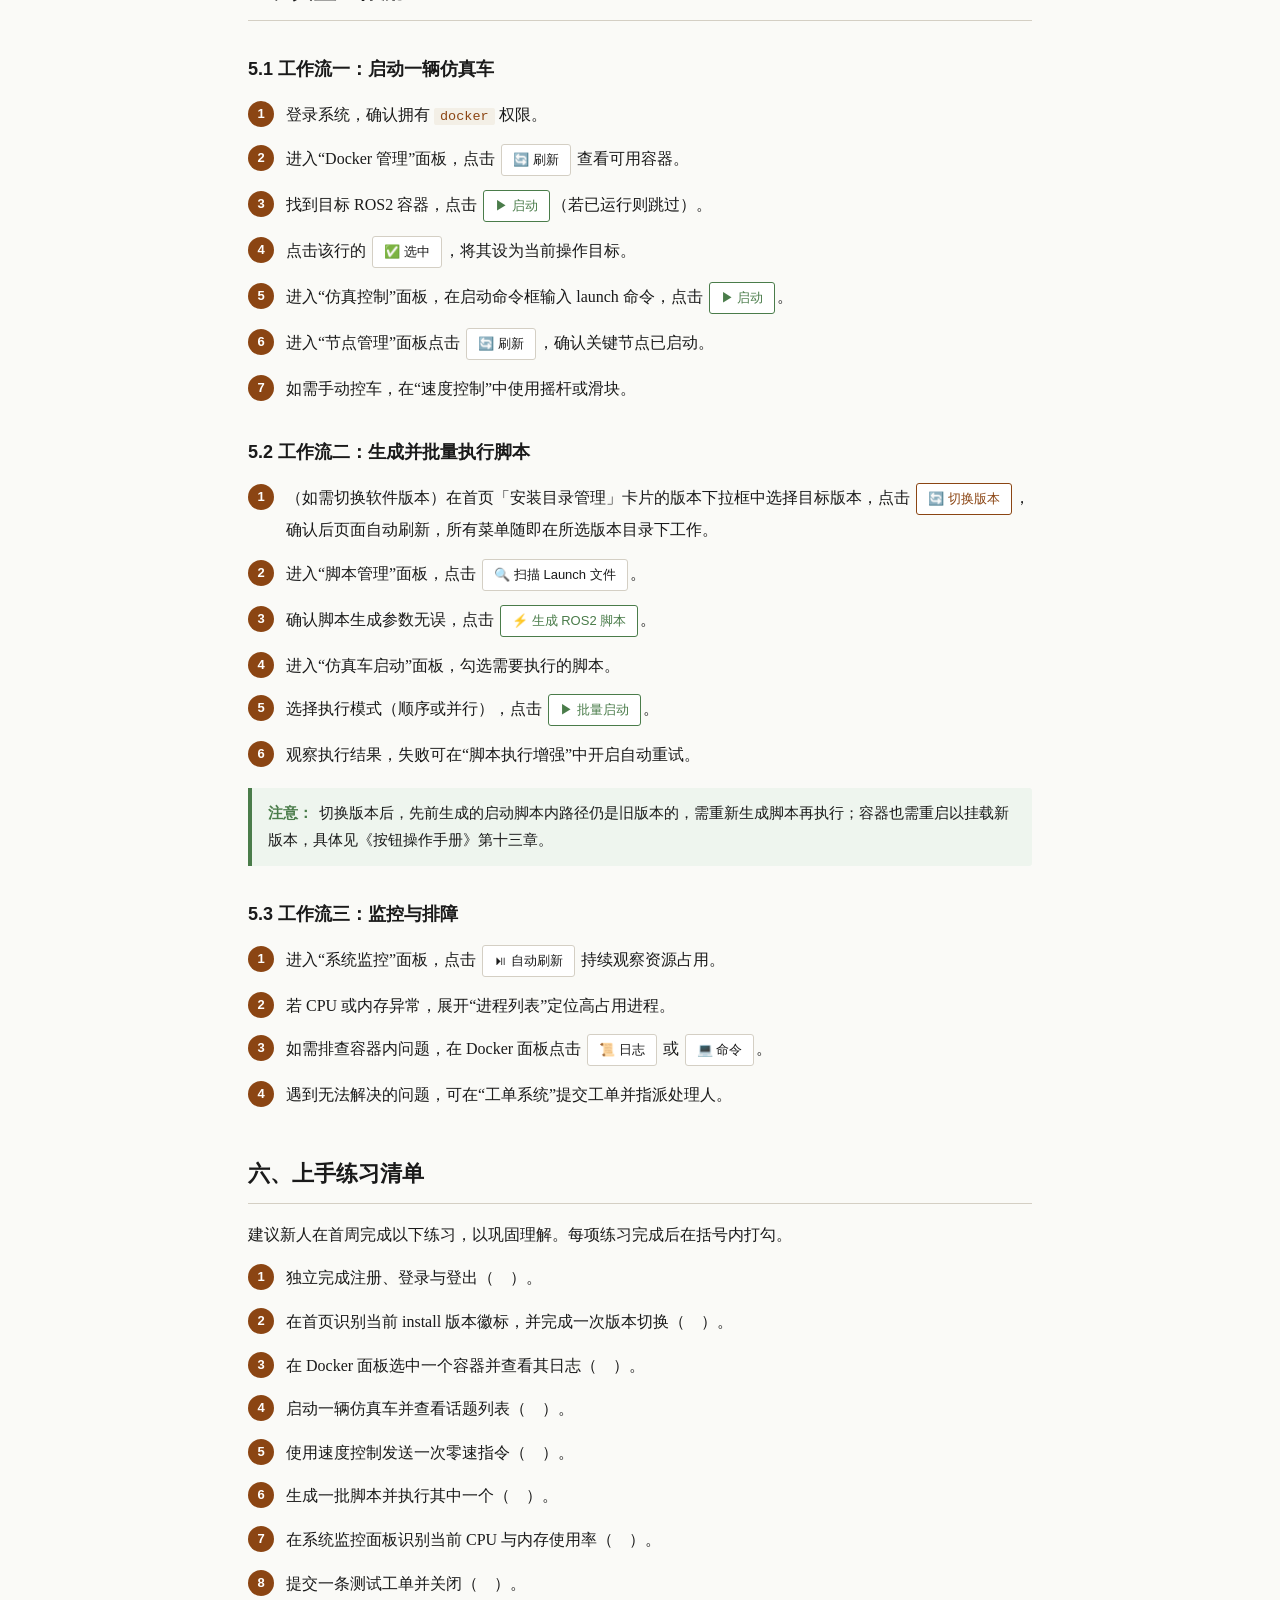
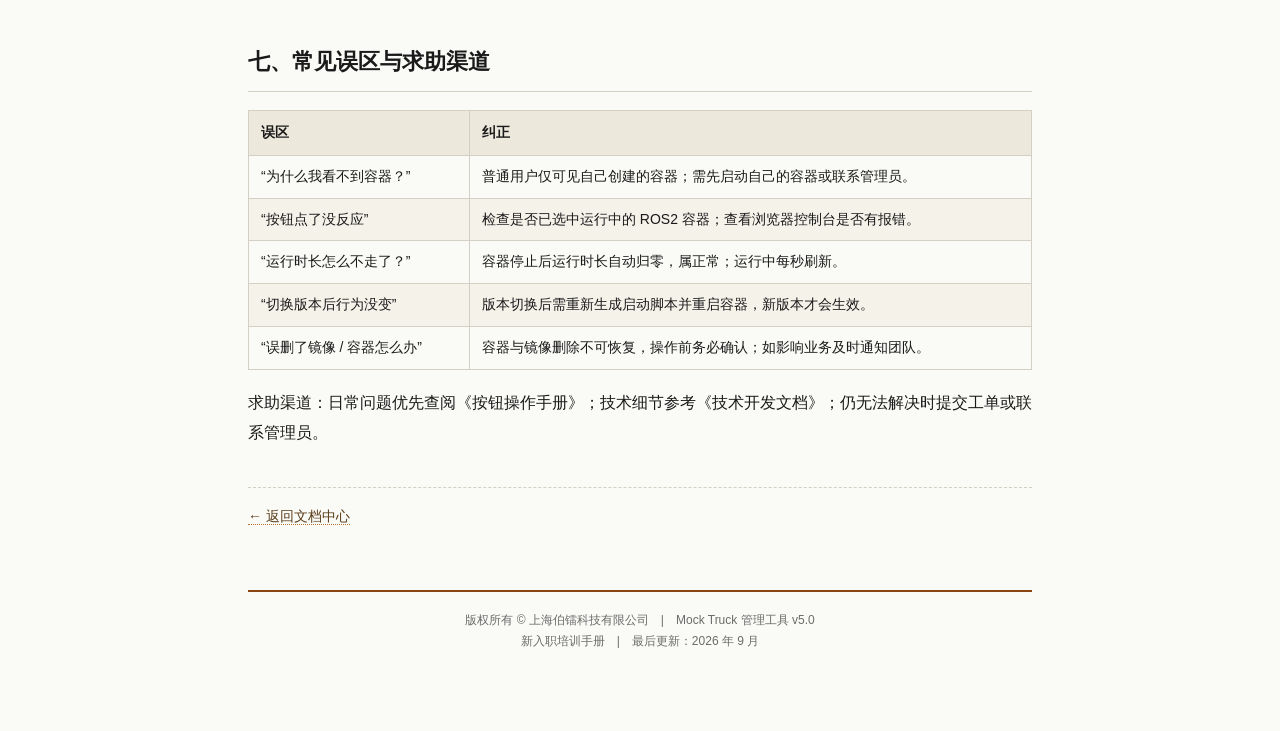
<file: docs/onboarding.html>
<!DOCTYPE html>
<html lang="zh-CN">
<head>
    <meta charset="UTF-8">
    <meta name="viewport" content="width=device-width, initial-scale=1.0">
    <title>新入职培训手册 · Mock Truck 管理工具</title>
    <link rel="stylesheet" href="css/doc.css">
</head>
<body>
<div class="doc-container">

    <header class="doc-header">
        <div class="doc-eyebrow">ONBOARDING GUIDE · 新入职同事</div>
        <h1>新入职培训手册</h1>
        <div class="doc-meta">
            <span>版本：v5.0</span>
            <span>适用对象：新入职同事</span>
            <span>更新：2026 年 9 月</span>
        </div>
    </header>

    <div class="doc-abstract">
        <div class="abstract-title">摘　要</div>
        <p>本手册面向新入职同事，旨在帮助其在最短时间内理解 Mock Truck 管理工具的定位、功能边界与使用方法，并独立完成一次仿真车启动与验证。手册首先交代项目背景与价值，继而说明账号注册与登录流程，随后给出功能地图与权限模型，最后以三条典型工作流串联核心功能（含 install 版本切换）。阅读本手册后，新人应能顺利过渡到《按钮操作手册》进行深入练习。</p>
    </div>

    <div class="doc-keywords">
        <strong>关键词：</strong>项目背景；功能地图；权限模型；典型工作流；install 版本切换；快速上手
    </div>

    <nav class="doc-toc">
        <div class="toc-title">目　录</div>
        <ol>
            <li><a href="#sec-1">一、项目背景与定位</a></li>
            <li><a href="#sec-2">二、账号注册与登录</a></li>
            <li><a href="#sec-3">三、功能地图</a></li>
            <li><a href="#sec-4">四、权限模型</a></li>
            <li><a href="#sec-5">五、典型工作流</a></li>
            <li><a href="#sec-6">六、上手练习清单</a></li>
            <li><a href="#sec-7">七、常见误区与求助渠道</a></li>
        </ol>
    </nav>

    <h2 class="section-title" id="sec-1">一、项目背景与定位</h2>

    <p>Mock Truck 管理工具是公司面向无人驾驶、矿区作业及物流运输场景的 ROS2 仿真车研发团队所使用的通用仿真测试平台。其核心价值在于：将原本散落在命令行、脚本与多台机器上的研发与运维操作，收敛为统一的 Web 界面，使研发、测试与运维人员能够通过浏览器完成容器调度、ROS2 调试、脚本批量执行、系统监控、故障注入、数据导出与安装目录多版本管理等工作。</p>

    <p>工具采用前后端分离架构：后端基于 FastAPI 与 WebSocket，负责与 Docker、ROS2 及系统资源交互；前端为独立静态文件，提供图形化操作界面。当前版本为 <code>v5.0</code>，后端已实现四层解耦，并支持 install 安装目录多版本上传与切换，便于在不同软件版本间快速对比测试，便于维护与扩展。</p>

    <blockquote>一句话理解：这是一个把“ROS2 + Docker 的复杂命令行操作”变成“网页按钮”的内部工具，目的是让团队成员都能高效、规范地完成仿真与运维。</blockquote>

    <h2 class="section-title" id="sec-2">二、账号注册与登录</h2>

    <h3 class="subsection-title">2.1 注册</h3>
    <ol class="doc-steps">
        <li>打开系统登录页，切换到“注册”标签。</li>
        <li>使用公司邮箱注册（用户名须为邮箱格式），密码不少于 6 位。</li>
        <li>注册成功后，系统自动为该用户创建独立的工作目录，默认角色为 <code>user</code>，仅拥有首页权限。</li>
    </ol>
    <div class="doc-note"><span class="note-label">注意：</span>新注册用户默认无 Docker、脚本等权限，需联系管理员按需分配。</div>

    <h3 class="subsection-title">2.2 登录</h3>
    <ol class="doc-steps">
        <li>在登录页输入邮箱与密码。</li>
        <li>可勾选“记住我”并选择 7 / 15 / 30 天有效期；不勾选则默认 1 天。</li>
        <li>登录成功后跳转至首页，左下角显示当前用户与登出按钮。</li>
    </ol>
    <p>系统采用 JWT 鉴权，Token 过期后需重新登录。连续登录失败受速率限制保护（默认 5 次 / 分钟）。</p>

    <h2 class="section-title" id="sec-3">三、功能地图</h2>

    <p>系统左侧导航分为基础功能与高级功能两组。新人首周应重点掌握基础功能，高级功能可按需了解。</p>

    <table class="data-table">
        <caption>表 3-1　功能地图一览</caption>
        <thead><tr><th>分组</th><th>面板</th><th>用途</th></tr></thead>
        <tbody>
            <tr><td rowspan="8">基础</td><td>首页</td><td>欢迎信息、安装目录管理（含 install 版本切换）、快速开始</td></tr>
            <tr><td>仿真控制</td><td>启动 launch、速度控制</td></tr>
            <tr><td>话题 / 节点 / 服务 / Action</td><td>ROS2 运行时查询与调用</td></tr>
            <tr><td>Docker 管理</td><td>容器启停、终端、日志、资源调整</td></tr>
            <tr><td>脚本管理</td><td>Launch 扫描、脚本生成</td></tr>
            <tr><td>仿真车启动</td><td>脚本批量执行</td></tr>
            <tr><td>镜像管理</td><td>镜像导入、删除</td></tr>
            <tr><td>系统监控 / 工具 / 红绿灯 / 主题 / 设置</td><td>监控、文件同步、红绿灯模拟、个性化</td></tr>
            <tr><td rowspan="7">高级</td><td>容器管理增强</td><td>实时日志、提交镜像、Foxglove、白名单</td></tr>
            <tr><td>脚本执行增强</td><td>失败自动重试</td></tr>
            <tr><td>监控面板增强</td><td>GPU 进程级占用</td></tr>
            <tr><td>工单系统</td><td>问题反馈与跟踪</td></tr>
            <tr><td>数据导出</td><td>hdmap 地图提取、ros2 bag 录制与下载（v4.0 起）</td></tr>
            <tr><td>REST API 管理</td><td>对外接口配置与文档</td></tr>
            <tr><td>扩展 / 故障注入</td><td>分布式管理、插件、故障测试</td></tr>
        </tbody>
    </table>

    <h2 class="section-title" id="sec-4">四、权限模型</h2>

    <p>系统采用基于角色的权限控制（RBAC），并辅以细粒度权限点。</p>

    <ul>
        <li><strong>角色</strong>：分为 <code>admin</code>（管理员）与 <code>user</code>（普通用户）两种。管理员可操作全部资源并管理用户；普通用户仅能操作自己创建的容器与脚本。</li>
        <li><strong>权限点</strong>：如 <code>docker</code>（容器管理）、<code>tools</code>（系统工具）、<code>advanced-docker</code>（高级容器操作）等，由管理员分配。</li>
        <li><strong>资源隔离</strong>：普通用户启动的容器仅自己可见；管理员可查看全部，并支持切换到目标用户空间代操作。</li>
        <li><strong>审计</strong>：登录、容器操作、用户管理等关键行为均写入审计日志，管理员可查询。</li>
    </ul>

    <div class="doc-note"><span class="note-label">注意：</span>若发现某项功能不可见或按钮灰色，通常是权限不足，请联系管理员开通相应权限点。</div>

    <h2 class="section-title" id="sec-5">五、典型工作流</h2>

    <h3 class="subsection-title">5.1 工作流一：启动一辆仿真车</h3>
    <ol class="doc-steps">
        <li>登录系统，确认拥有 <code>docker</code> 权限。</li>
        <li>进入“Docker 管理”面板，点击 <span class="btn-demo">🔄 刷新</span> 查看可用容器。</li>
        <li>找到目标 ROS2 容器，点击 <span class="btn-demo success">▶ 启动</span>（若已运行则跳过）。</li>
        <li>点击该行的 <span class="btn-demo">✅ 选中</span>，将其设为当前操作目标。</li>
        <li>进入“仿真控制”面板，在启动命令框输入 launch 命令，点击 <span class="btn-demo success">▶ 启动</span>。</li>
        <li>进入“节点管理”面板点击 <span class="btn-demo">🔄 刷新</span>，确认关键节点已启动。</li>
        <li>如需手动控车，在“速度控制”中使用摇杆或滑块。</li>
    </ol>

    <h3 class="subsection-title">5.2 工作流二：生成并批量执行脚本</h3>
    <ol class="doc-steps">
        <li>（如需切换软件版本）在首页「安装目录管理」卡片的版本下拉框中选择目标版本，点击 <span class="btn-demo primary">🔄 切换版本</span>，确认后页面自动刷新，所有菜单随即在所选版本目录下工作。</li>
        <li>进入“脚本管理”面板，点击 <span class="btn-demo">🔍 扫描 Launch 文件</span>。</li>
        <li>确认脚本生成参数无误，点击 <span class="btn-demo success">⚡ 生成 ROS2 脚本</span>。</li>
        <li>进入“仿真车启动”面板，勾选需要执行的脚本。</li>
        <li>选择执行模式（顺序或并行），点击 <span class="btn-demo success">▶ 批量启动</span>。</li>
        <li>观察执行结果，失败可在“脚本执行增强”中开启自动重试。</li>
    </ol>
    <div class="doc-note"><span class="note-label">注意：</span>切换版本后，先前生成的启动脚本内路径仍是旧版本的，需重新生成脚本再执行；容器也需重启以挂载新版本，具体见《按钮操作手册》第十三章。</div>

    <h3 class="subsection-title">5.3 工作流三：监控与排障</h3>
    <ol class="doc-steps">
        <li>进入“系统监控”面板，点击 <span class="btn-demo">⏯ 自动刷新</span> 持续观察资源占用。</li>
        <li>若 CPU 或内存异常，展开“进程列表”定位高占用进程。</li>
        <li>如需排查容器内问题，在 Docker 面板点击 <span class="btn-demo">📜 日志</span> 或 <span class="btn-demo">💻 命令</span>。</li>
        <li>遇到无法解决的问题，可在“工单系统”提交工单并指派处理人。</li>
    </ol>

    <h2 class="section-title" id="sec-6">六、上手练习清单</h2>

    <p>建议新人在首周完成以下练习，以巩固理解。每项练习完成后在括号内打勾。</p>

    <ol class="doc-steps">
        <li>独立完成注册、登录与登出（　）。</li>
        <li>在首页识别当前 install 版本徽标，并完成一次版本切换（　）。</li>
        <li>在 Docker 面板选中一个容器并查看其日志（　）。</li>
        <li>启动一辆仿真车并查看话题列表（　）。</li>
        <li>使用速度控制发送一次零速指令（　）。</li>
        <li>生成一批脚本并执行其中一个（　）。</li>
        <li>在系统监控面板识别当前 CPU 与内存使用率（　）。</li>
        <li>提交一条测试工单并关闭（　）。</li>
    </ol>

    <h2 class="section-title" id="sec-7">七、常见误区与求助渠道</h2>

    <table class="data-table">
        <thead><tr><th>误区</th><th>纠正</th></tr></thead>
        <tbody>
            <tr><td>“为什么我看不到容器？”</td><td>普通用户仅可见自己创建的容器；需先启动自己的容器或联系管理员。</td></tr>
            <tr><td>“按钮点了没反应”</td><td>检查是否已选中运行中的 ROS2 容器；查看浏览器控制台是否有报错。</td></tr>
            <tr><td>“运行时长怎么不走了？”</td><td>容器停止后运行时长自动归零，属正常；运行中每秒刷新。</td></tr>
            <tr><td>“切换版本后行为没变”</td><td>版本切换后需重新生成启动脚本并重启容器，新版本才会生效。</td></tr>
            <tr><td>“误删了镜像 / 容器怎么办”</td><td>容器与镜像删除不可恢复，操作前务必确认；如影响业务及时通知团队。</td></tr>
        </tbody>
    </table>

    <p>求助渠道：日常问题优先查阅《按钮操作手册》；技术细节参考《技术开发文档》；仍无法解决时提交工单或联系管理员。</p>

    <div class="doc-back"><a href="index.html">← 返回文档中心</a></div>

    <footer class="doc-footer">
        版权所有 © 上海伯镭科技有限公司　|　Mock Truck 管理工具 v5.0<br>
        新入职培训手册　|　最后更新：2026 年 9 月
    </footer>

</div>
</body>
</html>
</file>
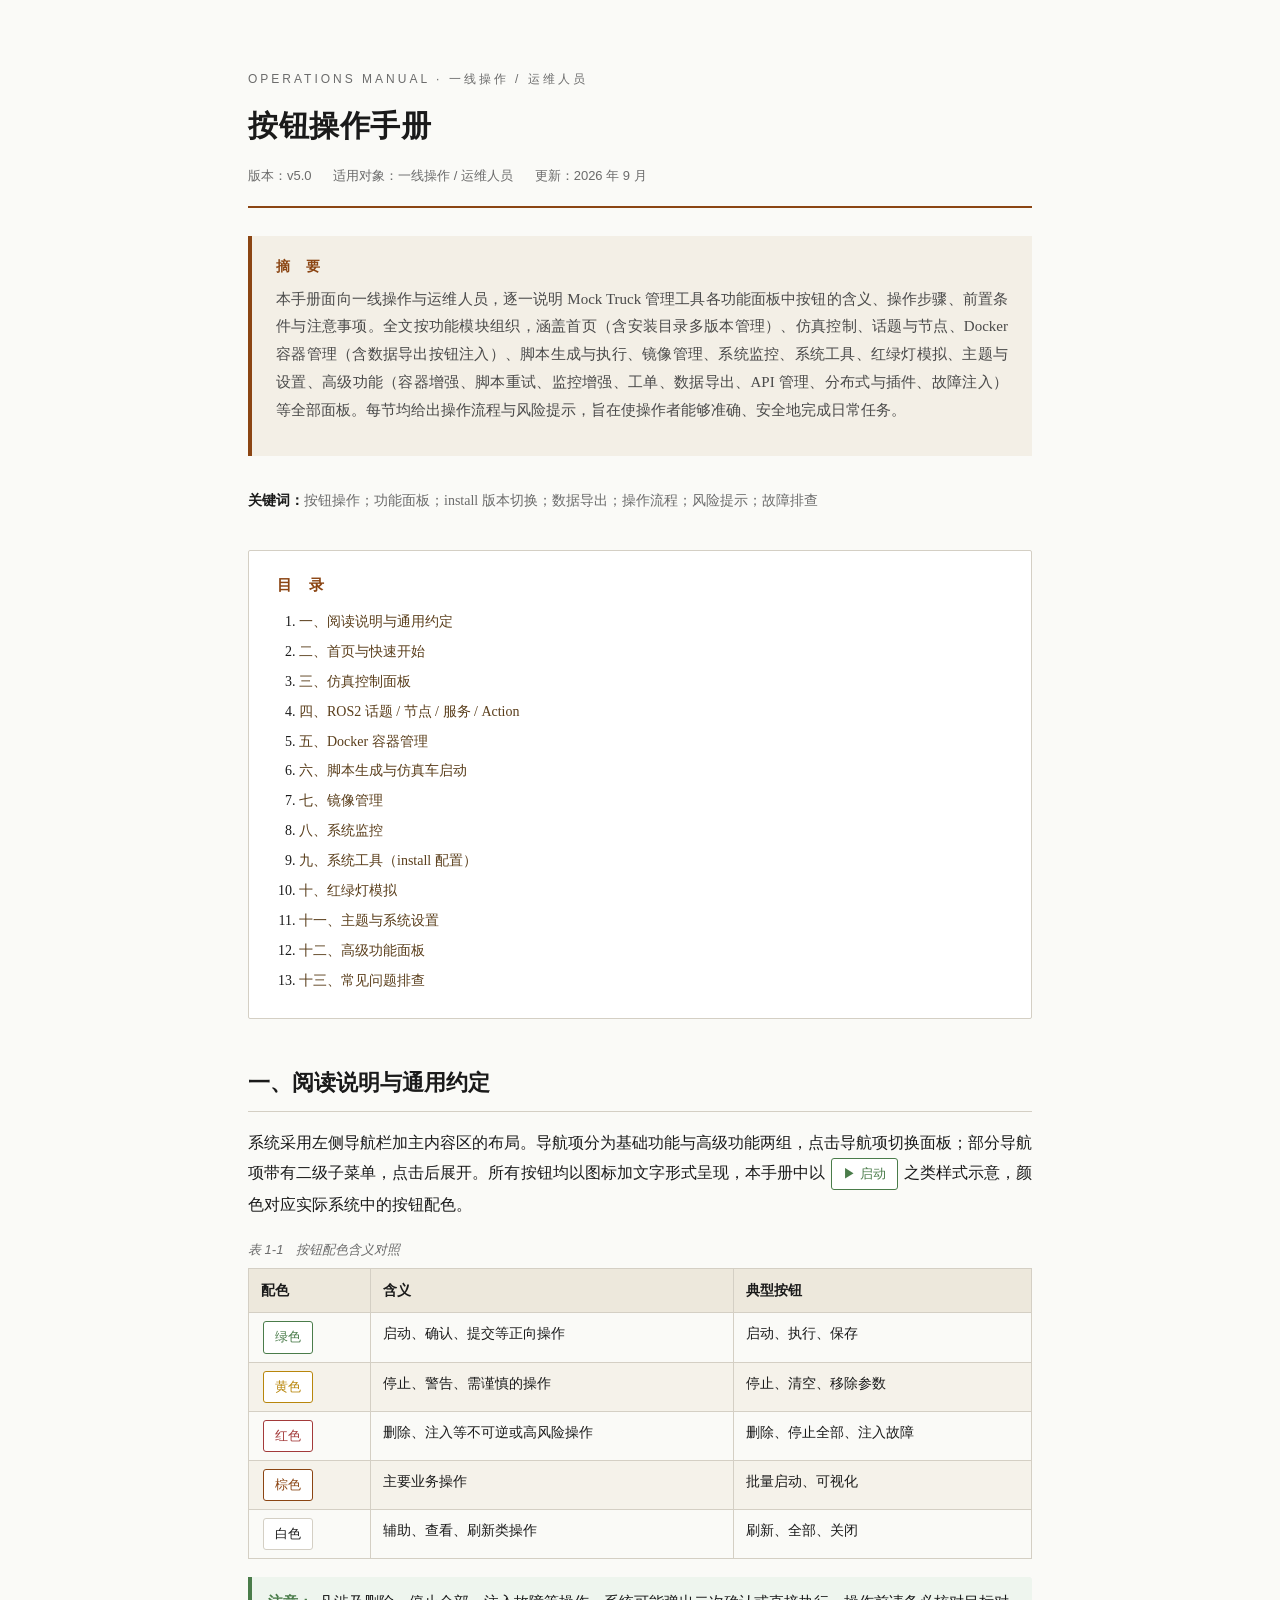
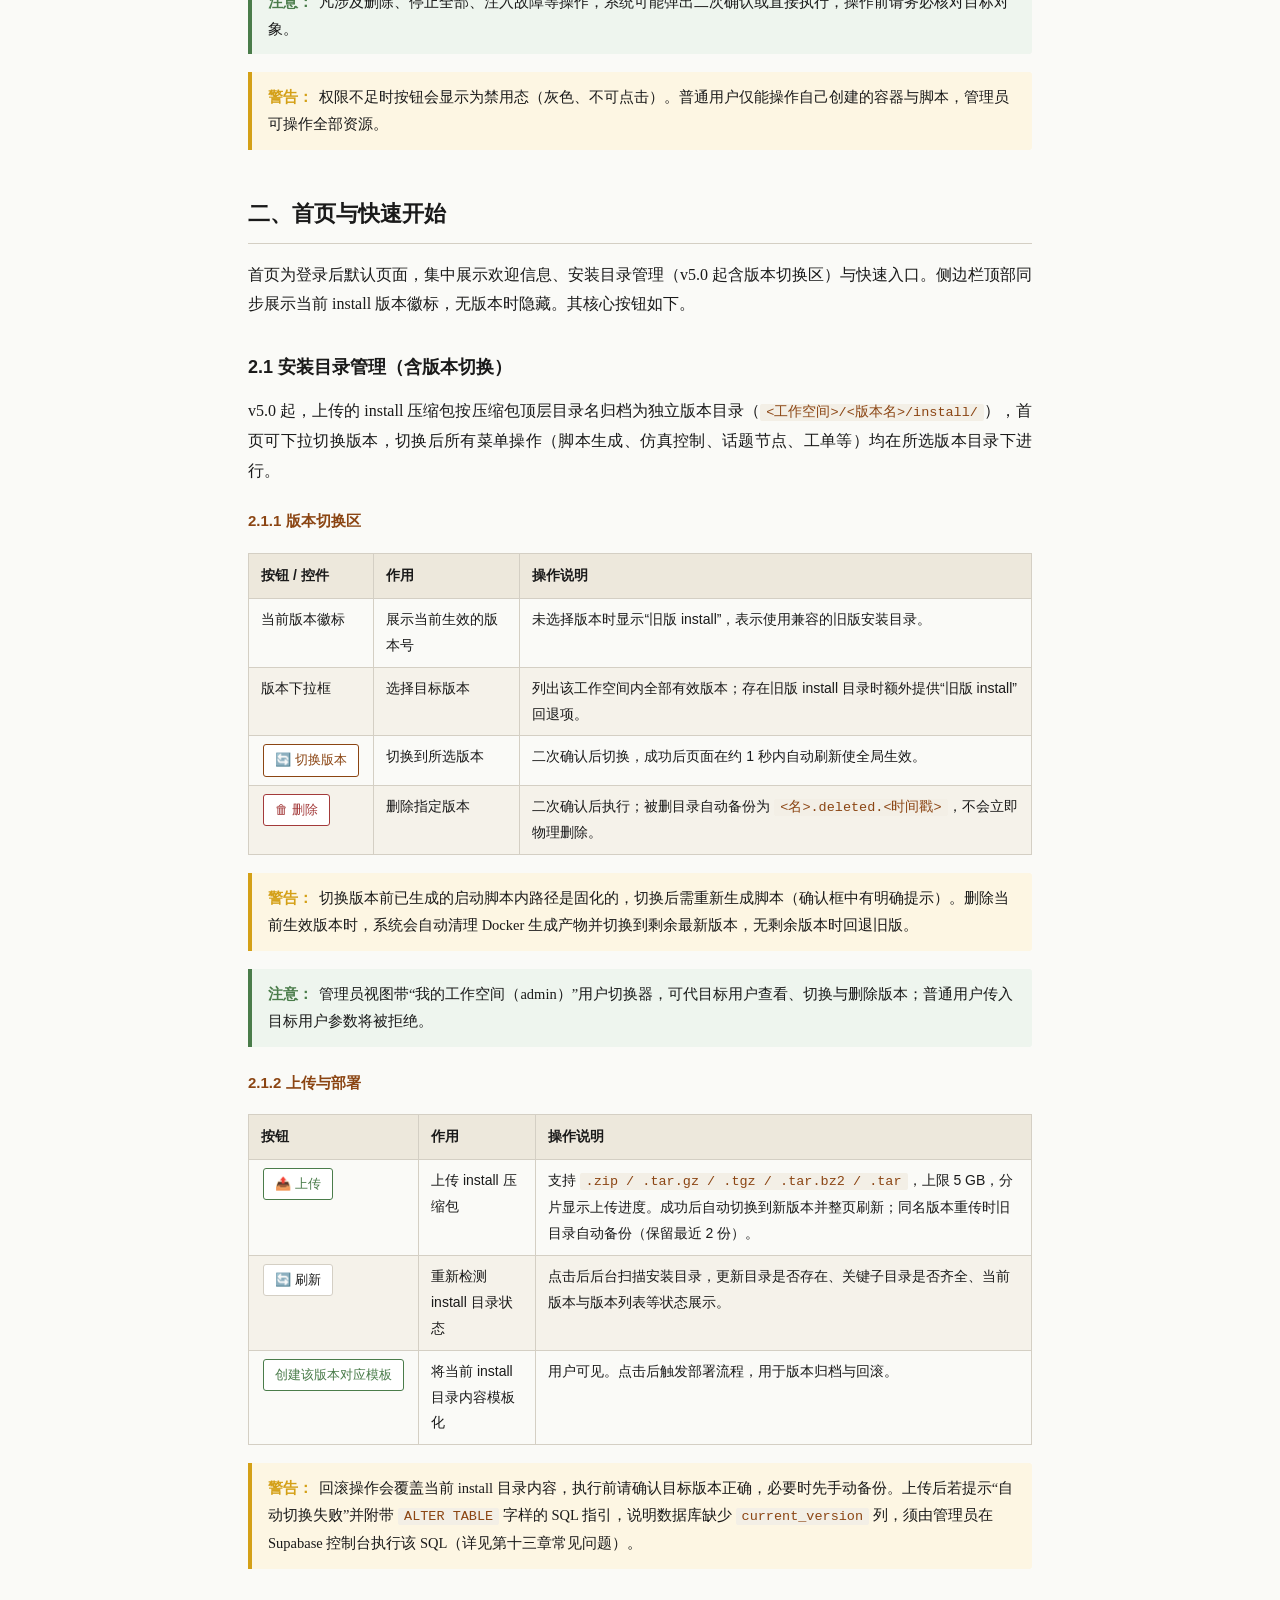
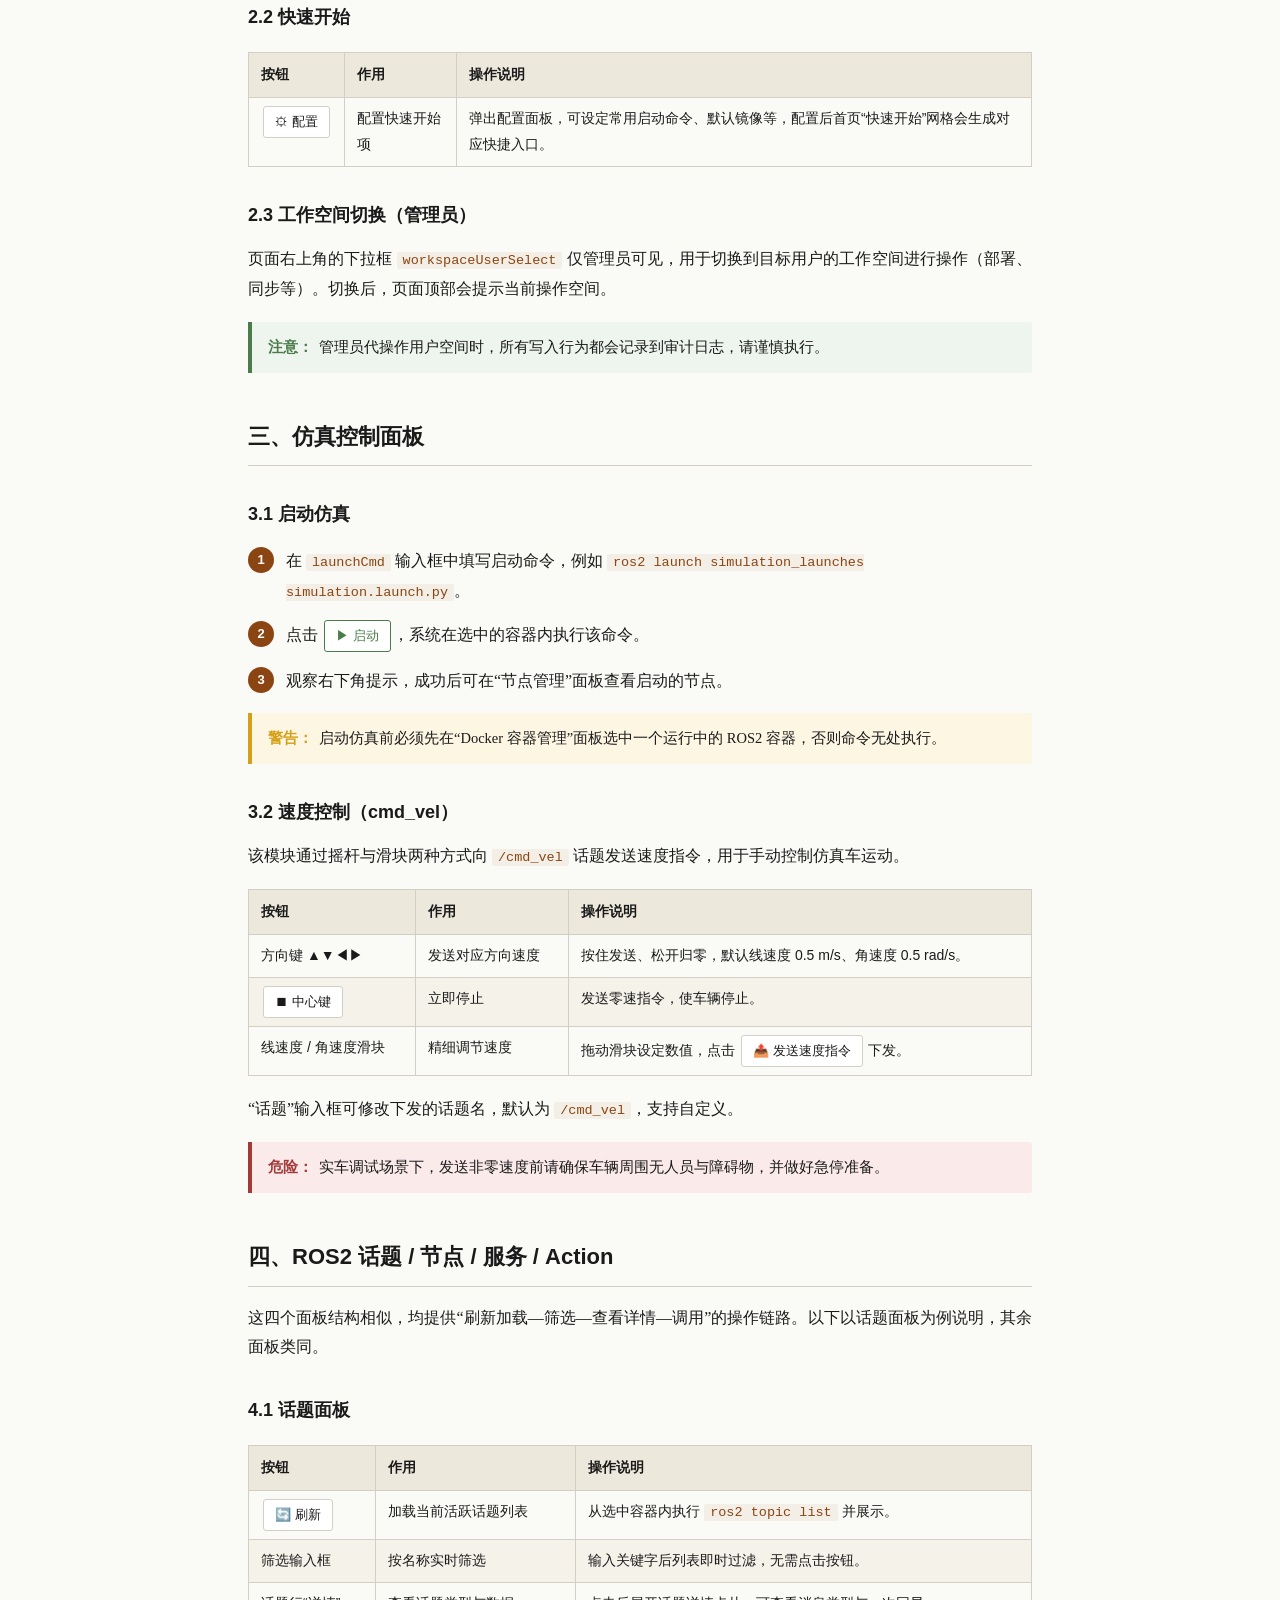
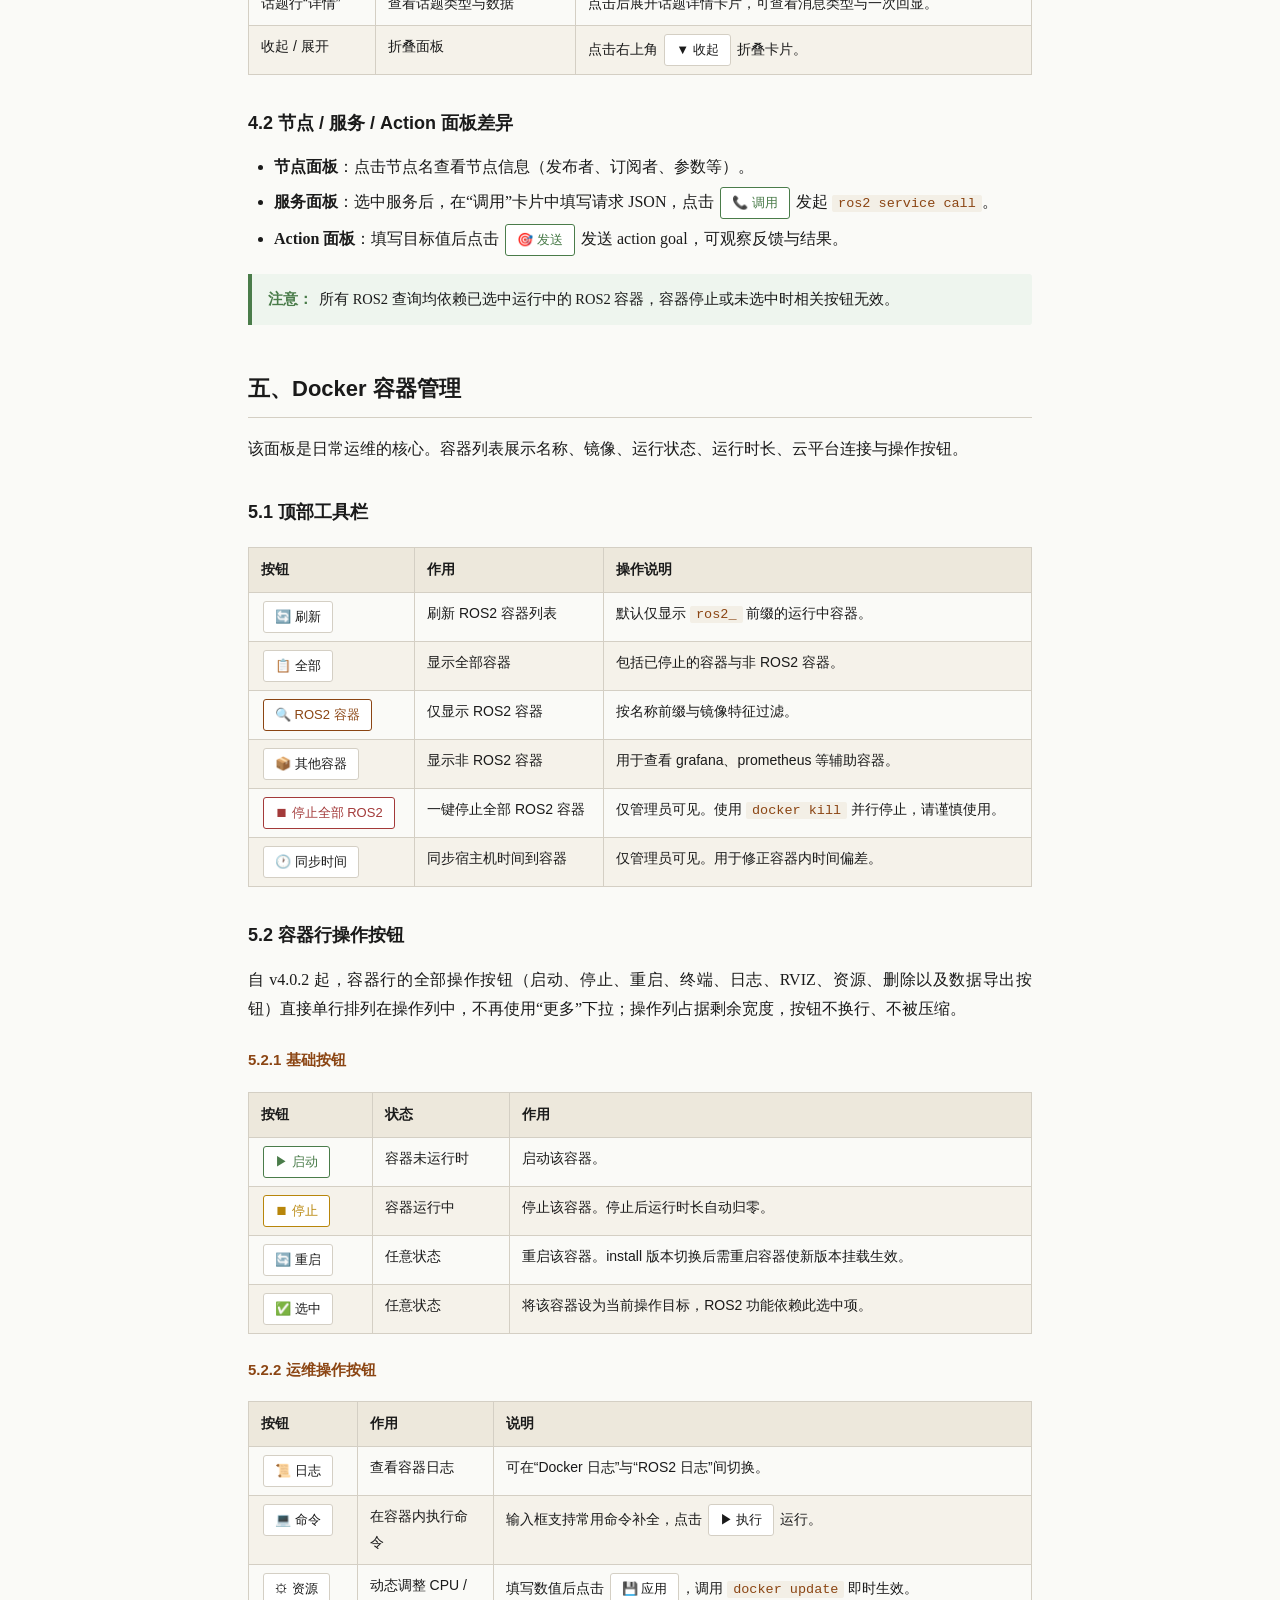
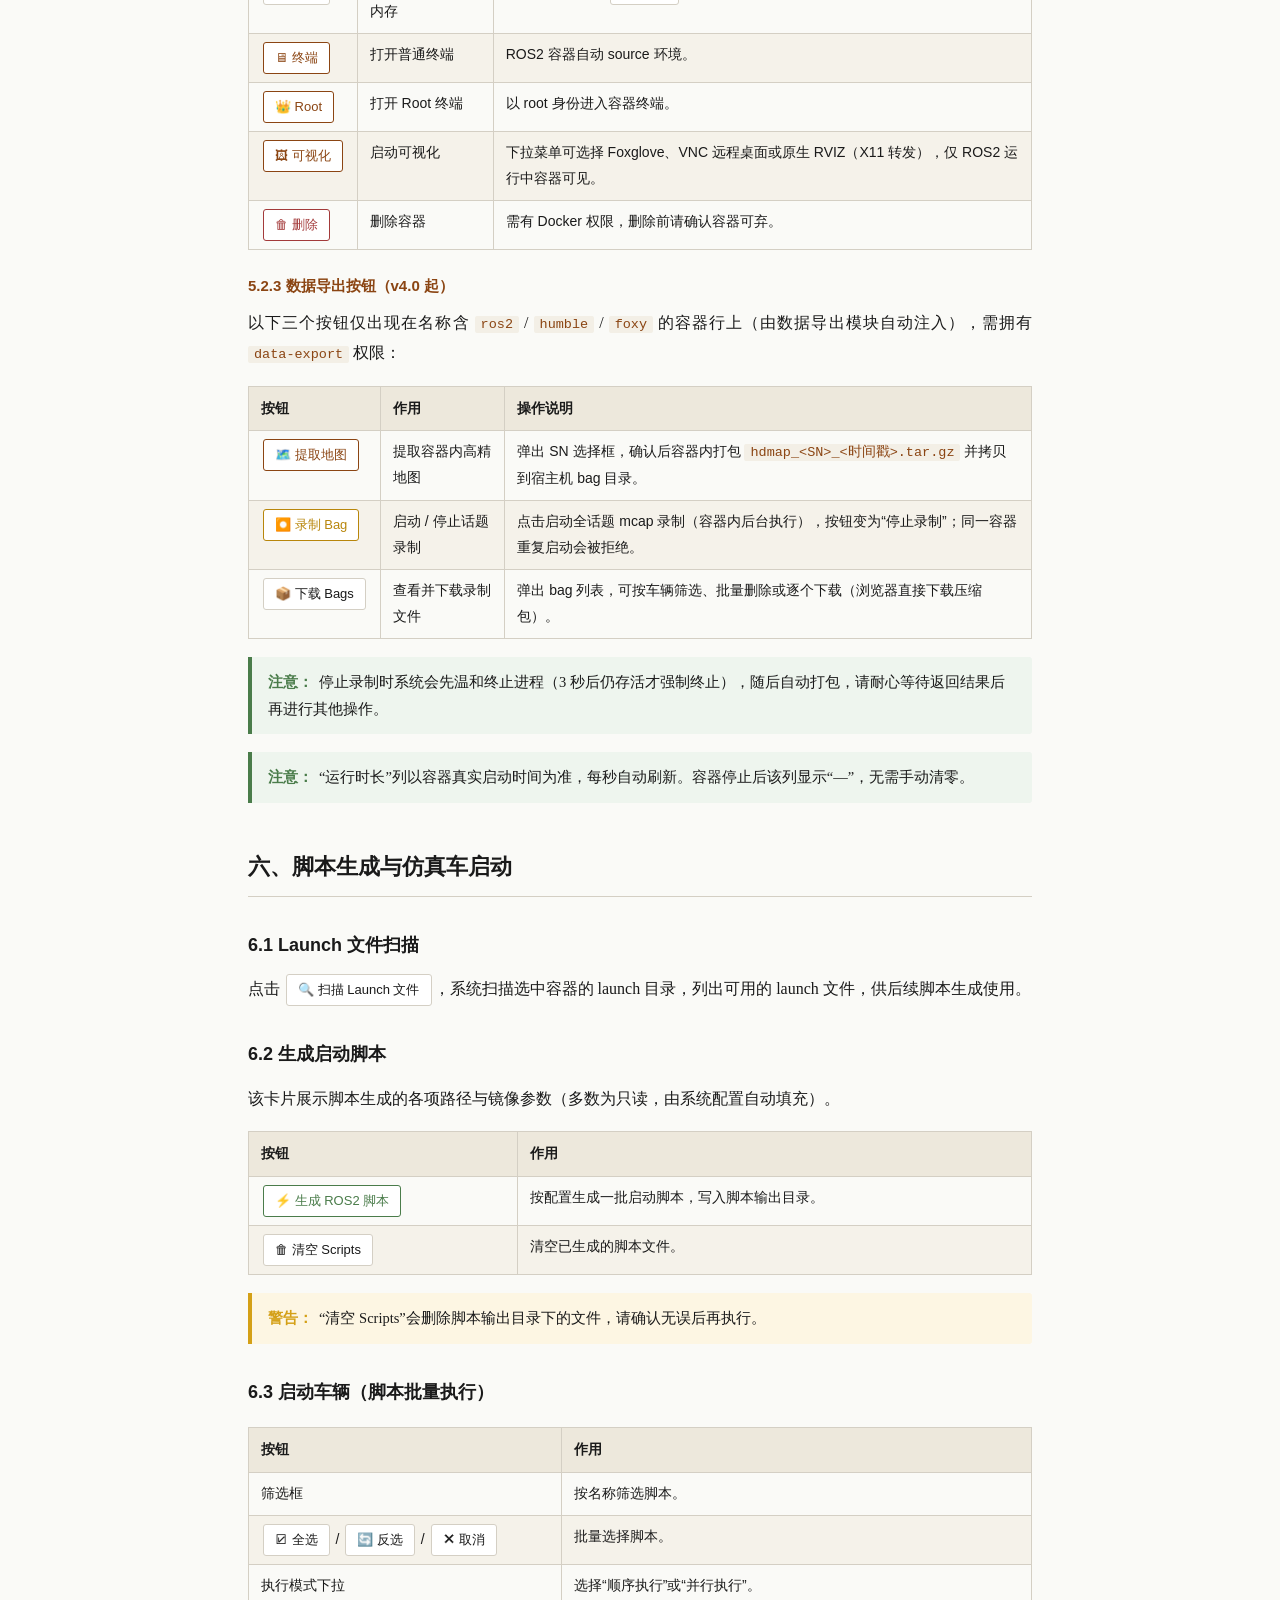
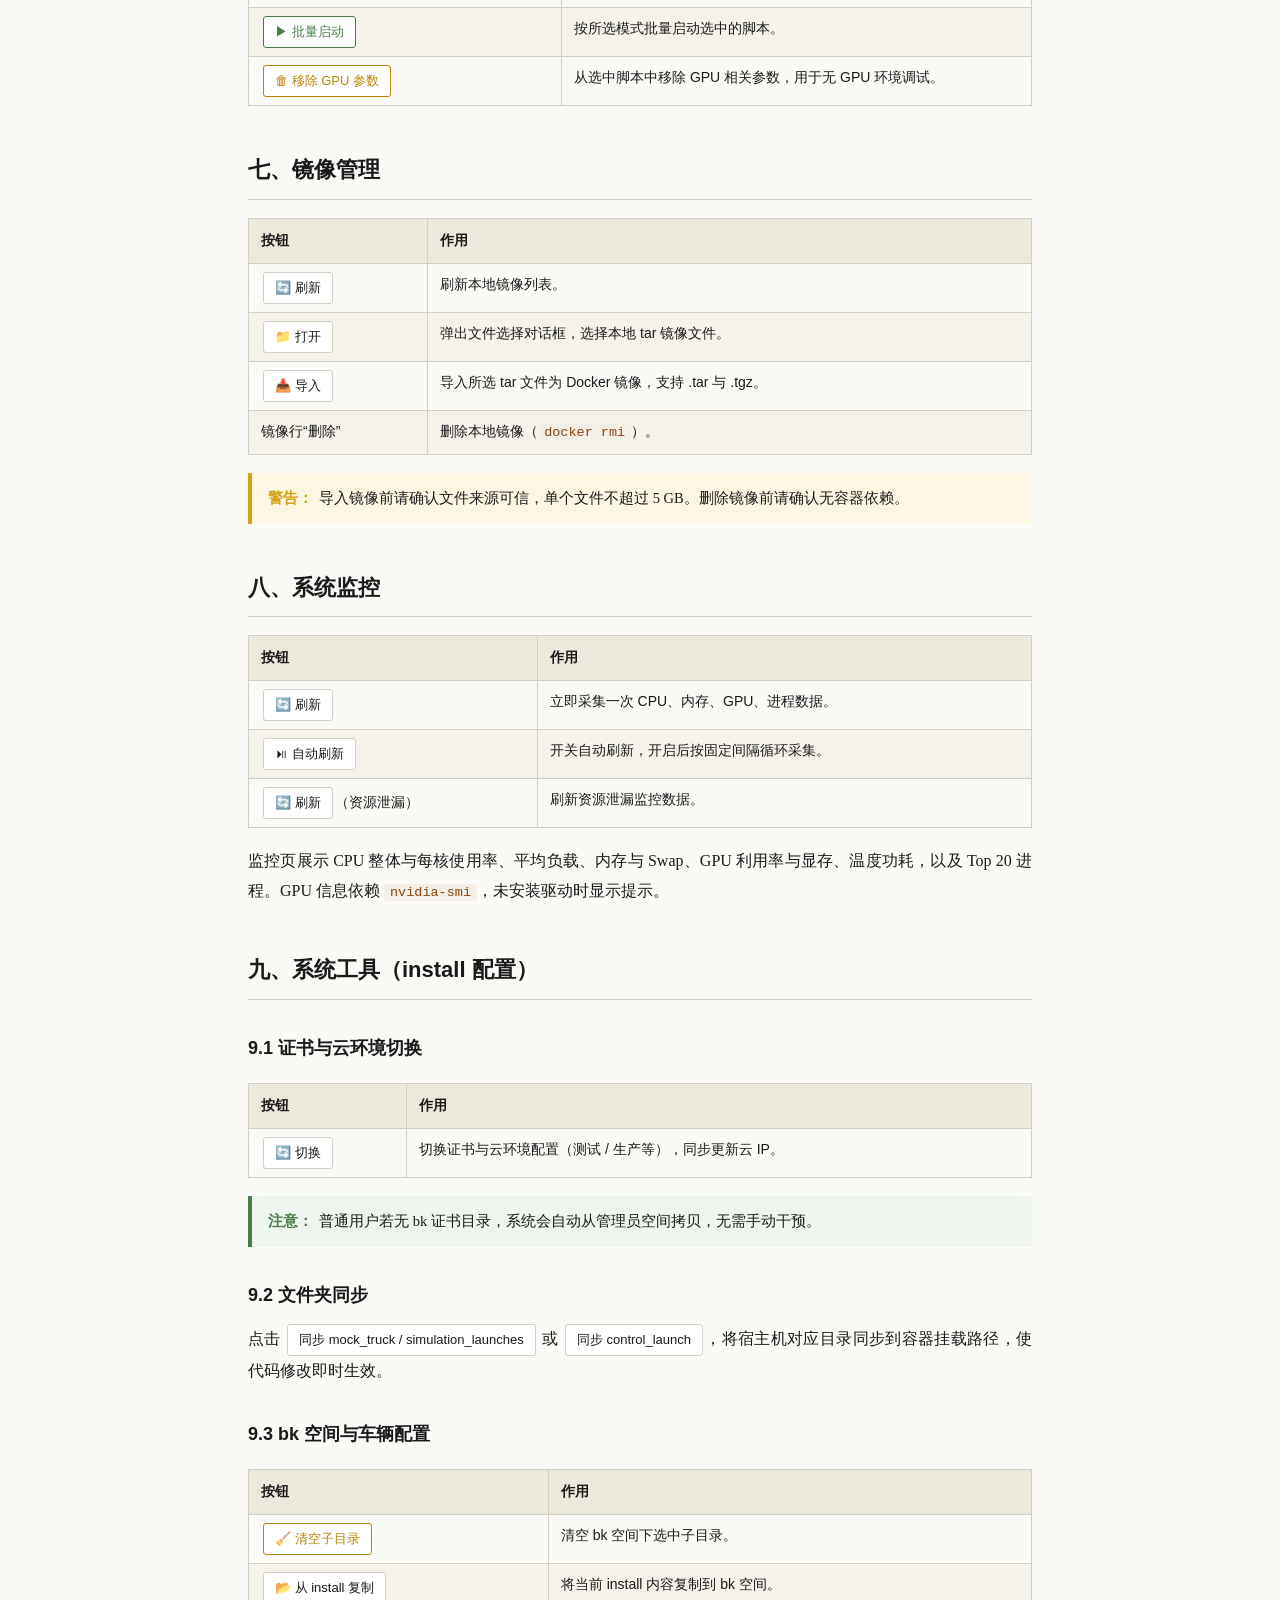
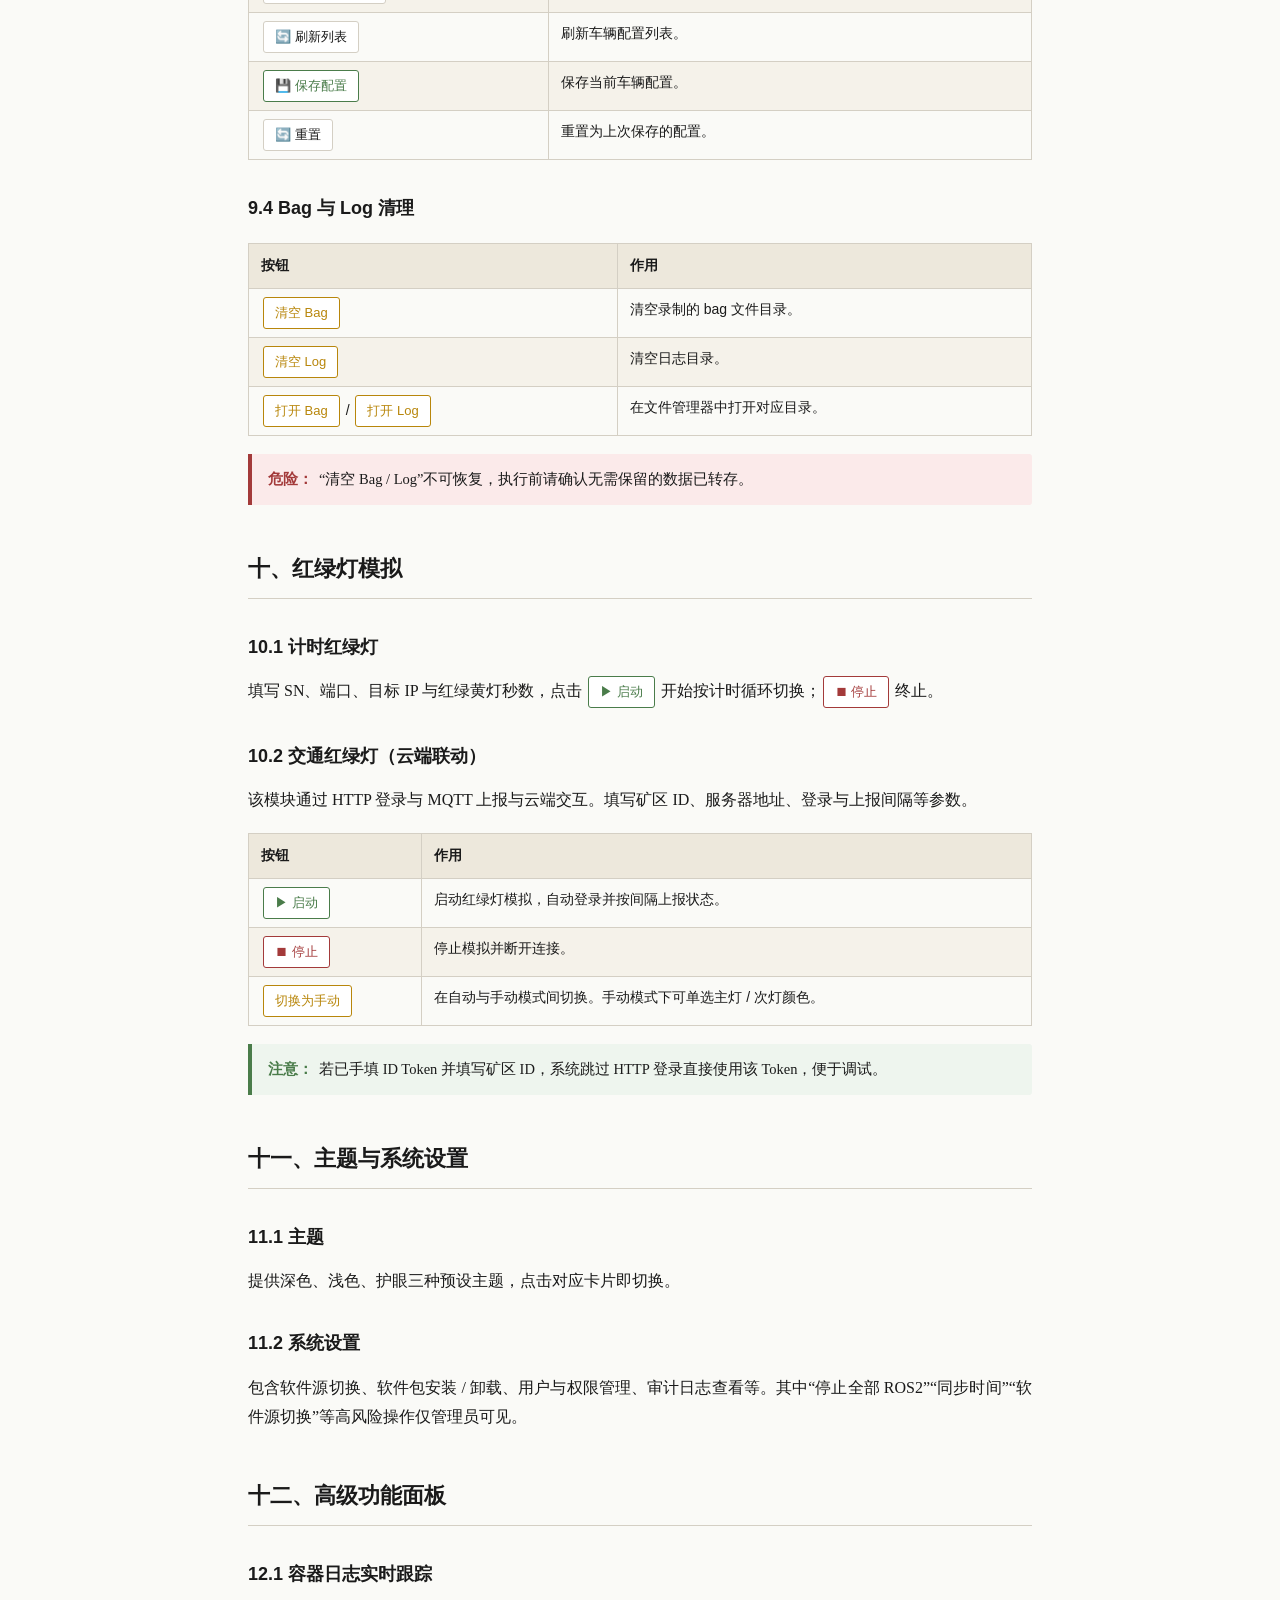
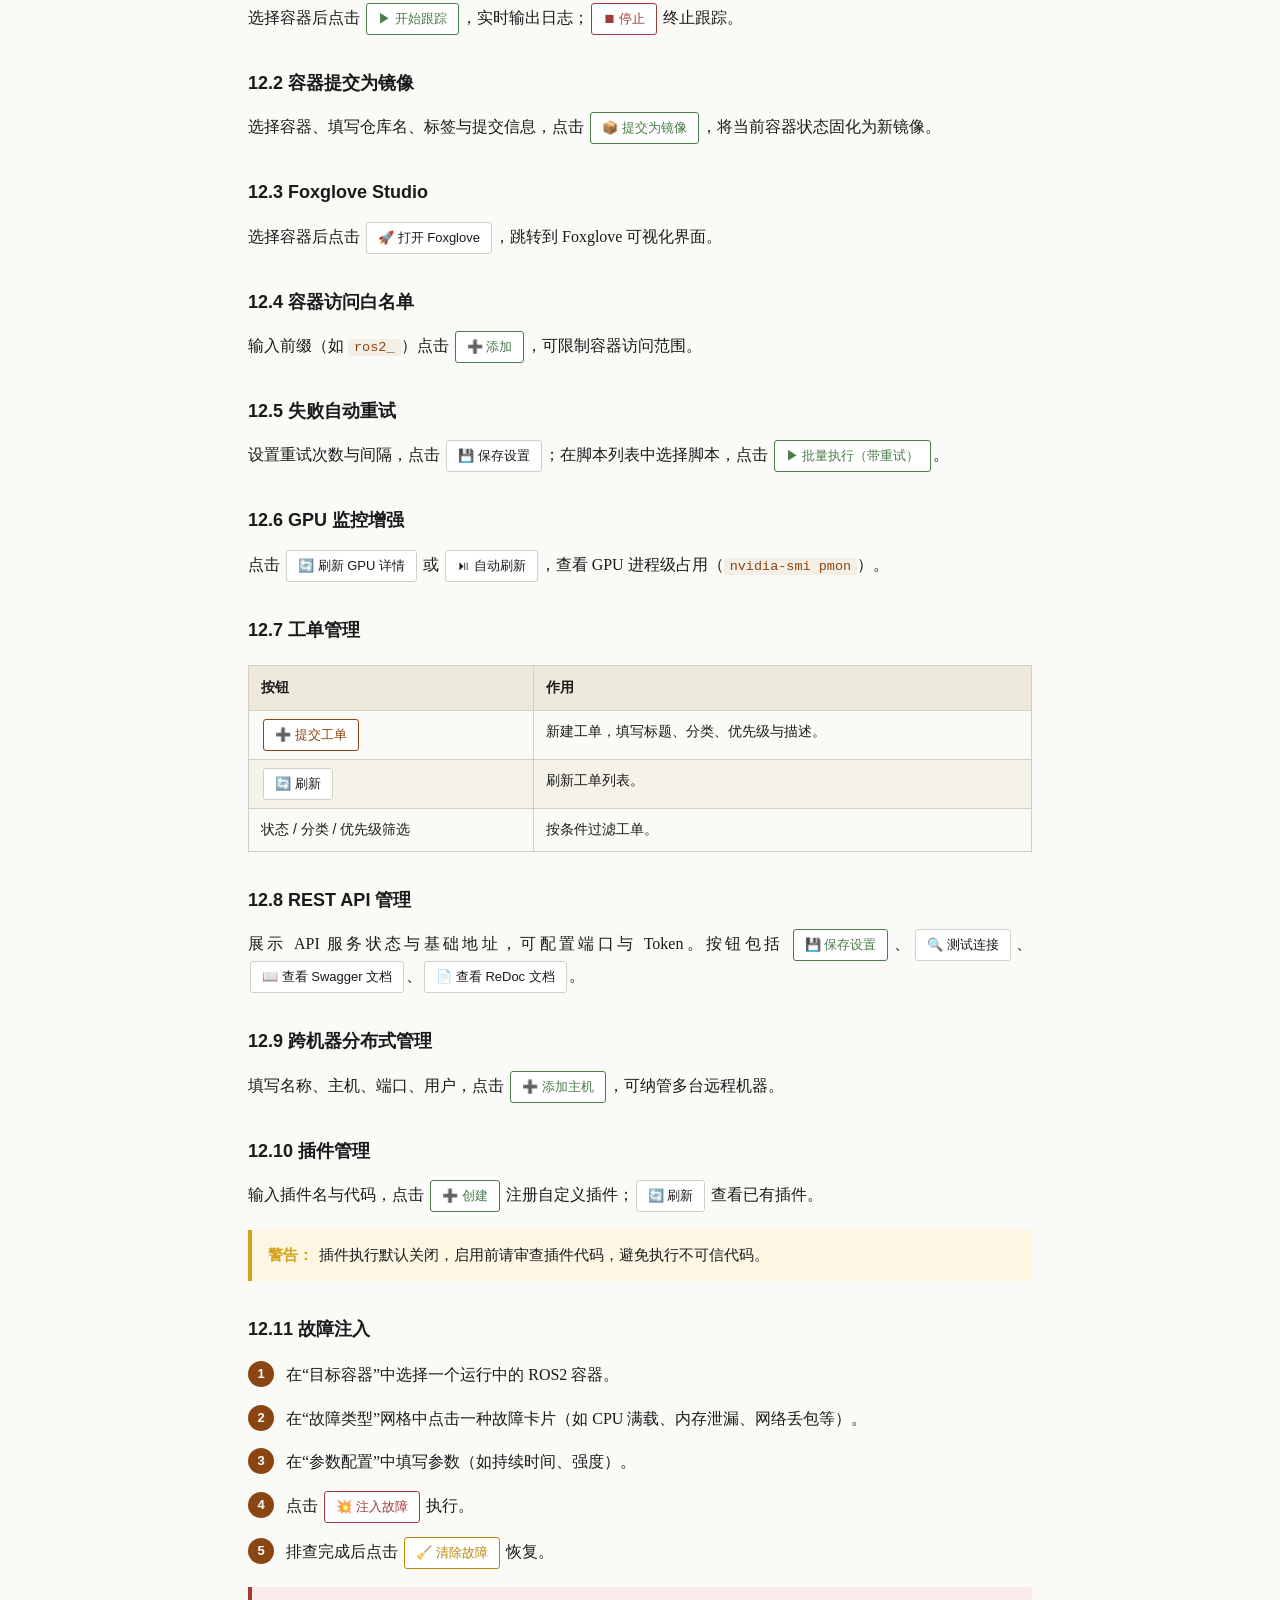
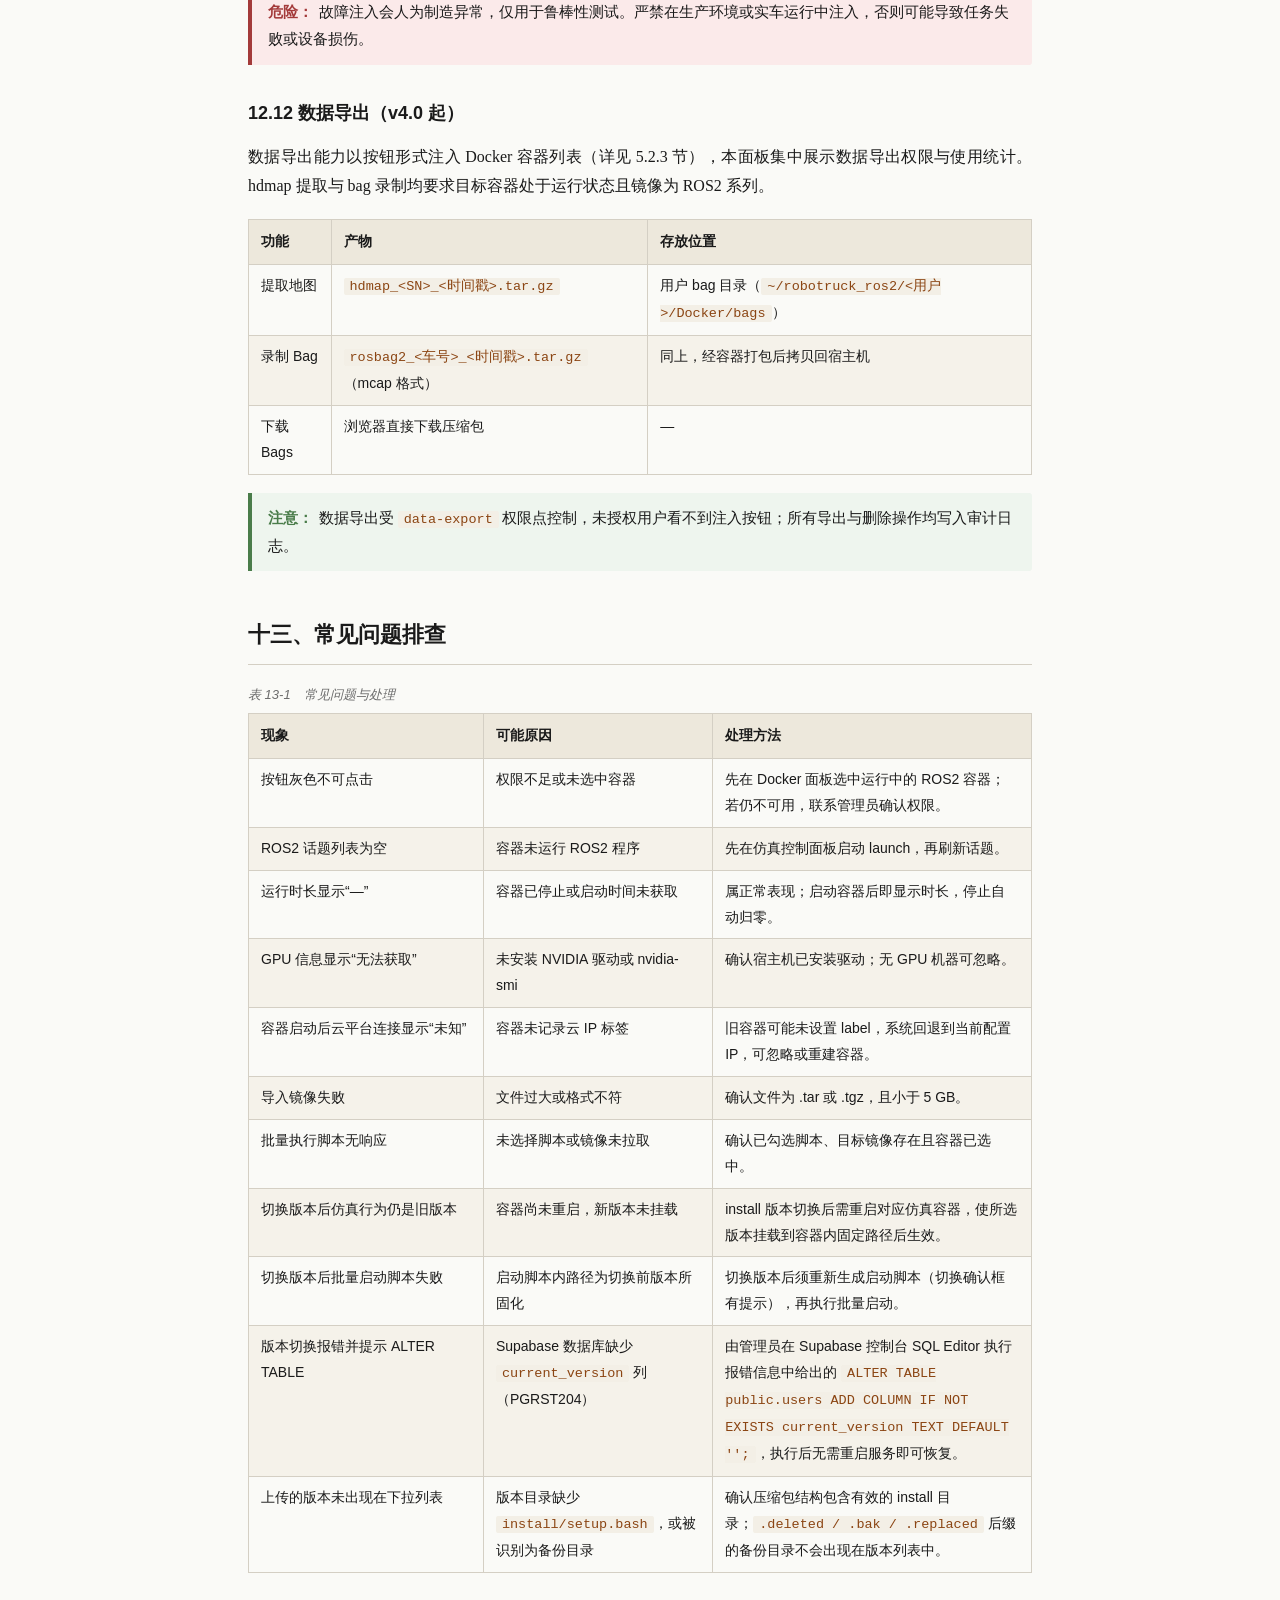
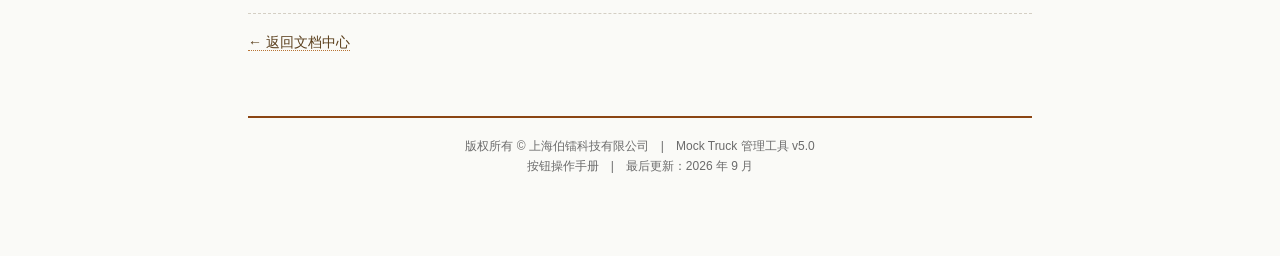
<file: docs/operations.html>
<!DOCTYPE html>
<html lang="zh-CN">
<head>
    <meta charset="UTF-8">
    <meta name="viewport" content="width=device-width, initial-scale=1.0">
    <title>按钮操作手册 · Mock Truck 管理工具</title>
    <link rel="stylesheet" href="css/doc.css">
</head>
<body>
<div class="doc-container">

    <header class="doc-header">
        <div class="doc-eyebrow">OPERATIONS MANUAL · 一线操作 / 运维人员</div>
        <h1>按钮操作手册</h1>
        <div class="doc-meta">
            <span>版本：v5.0</span>
            <span>适用对象：一线操作 / 运维人员</span>
            <span>更新：2026 年 9 月</span>
        </div>
    </header>

    <div class="doc-abstract">
        <div class="abstract-title">摘　要</div>
        <p>本手册面向一线操作与运维人员，逐一说明 Mock Truck 管理工具各功能面板中按钮的含义、操作步骤、前置条件与注意事项。全文按功能模块组织，涵盖首页（含安装目录多版本管理）、仿真控制、话题与节点、Docker 容器管理（含数据导出按钮注入）、脚本生成与执行、镜像管理、系统监控、系统工具、红绿灯模拟、主题与设置、高级功能（容器增强、脚本重试、监控增强、工单、数据导出、API 管理、分布式与插件、故障注入）等全部面板。每节均给出操作流程与风险提示，旨在使操作者能够准确、安全地完成日常任务。</p>
    </div>

    <div class="doc-keywords">
        <strong>关键词：</strong>按钮操作；功能面板；install 版本切换；数据导出；操作流程；风险提示；故障排查
    </div>

    <nav class="doc-toc">
        <div class="toc-title">目　录</div>
        <ol>
            <li><a href="#sec-1">一、阅读说明与通用约定</a></li>
            <li><a href="#sec-2">二、首页与快速开始</a></li>
            <li><a href="#sec-3">三、仿真控制面板</a></li>
            <li><a href="#sec-4">四、ROS2 话题 / 节点 / 服务 / Action</a></li>
            <li><a href="#sec-5">五、Docker 容器管理</a></li>
            <li><a href="#sec-6">六、脚本生成与仿真车启动</a></li>
            <li><a href="#sec-7">七、镜像管理</a></li>
            <li><a href="#sec-8">八、系统监控</a></li>
            <li><a href="#sec-9">九、系统工具（install 配置）</a></li>
            <li><a href="#sec-10">十、红绿灯模拟</a></li>
            <li><a href="#sec-11">十一、主题与系统设置</a></li>
            <li><a href="#sec-12">十二、高级功能面板</a></li>
            <li><a href="#sec-13">十三、常见问题排查</a></li>
        </ol>
    </nav>

    <h2 class="section-title" id="sec-1">一、阅读说明与通用约定</h2>

    <p>系统采用左侧导航栏加主内容区的布局。导航项分为基础功能与高级功能两组，点击导航项切换面板；部分导航项带有二级子菜单，点击后展开。所有按钮均以图标加文字形式呈现，本手册中以 <span class="btn-demo success">▶ 启动</span> 之类样式示意，颜色对应实际系统中的按钮配色。</p>

    <table class="data-table">
        <caption>表 1-1　按钮配色含义对照</caption>
        <thead><tr><th>配色</th><th>含义</th><th>典型按钮</th></tr></thead>
        <tbody>
            <tr><td><span class="btn-demo success">绿色</span></td><td>启动、确认、提交等正向操作</td><td>启动、执行、保存</td></tr>
            <tr><td><span class="btn-demo warn">黄色</span></td><td>停止、警告、需谨慎的操作</td><td>停止、清空、移除参数</td></tr>
            <tr><td><span class="btn-demo danger">红色</span></td><td>删除、注入等不可逆或高风险操作</td><td>删除、停止全部、注入故障</td></tr>
            <tr><td><span class="btn-demo primary">棕色</span></td><td>主要业务操作</td><td>批量启动、可视化</td></tr>
            <tr><td><span class="btn-demo">白色</span></td><td>辅助、查看、刷新类操作</td><td>刷新、全部、关闭</td></tr>
        </tbody>
    </table>

    <div class="doc-note"><span class="note-label">注意：</span>凡涉及删除、停止全部、注入故障等操作，系统可能弹出二次确认或直接执行，操作前请务必核对目标对象。</div>

    <div class="doc-warn"><span class="note-label">警告：</span>权限不足时按钮会显示为禁用态（灰色、不可点击）。普通用户仅能操作自己创建的容器与脚本，管理员可操作全部资源。</div>

    <h2 class="section-title" id="sec-2">二、首页与快速开始</h2>

    <p>首页为登录后默认页面，集中展示欢迎信息、安装目录管理（v5.0 起含版本切换区）与快速入口。侧边栏顶部同步展示当前 install 版本徽标，无版本时隐藏。其核心按钮如下。</p>

    <h3 class="subsection-title">2.1 安装目录管理（含版本切换）</h3>

    <p>v5.0 起，上传的 install 压缩包按压缩包顶层目录名归档为独立版本目录（<code>&lt;工作空间&gt;/&lt;版本名&gt;/install/</code>），首页可下拉切换版本，切换后所有菜单操作（脚本生成、仿真控制、话题节点、工单等）均在所选版本目录下进行。</p>

    <h4 class="sub-subsection-title">2.1.1 版本切换区</h4>
    <table class="data-table">
        <thead><tr><th>按钮 / 控件</th><th>作用</th><th>操作说明</th></tr></thead>
        <tbody>
            <tr><td>当前版本徽标</td><td>展示当前生效的版本号</td><td>未选择版本时显示“旧版 install”，表示使用兼容的旧版安装目录。</td></tr>
            <tr><td>版本下拉框</td><td>选择目标版本</td><td>列出该工作空间内全部有效版本；存在旧版 install 目录时额外提供“旧版 install”回退项。</td></tr>
            <tr><td><span class="btn-demo primary">🔄 切换版本</span></td><td>切换到所选版本</td><td>二次确认后切换，成功后页面在约 1 秒内自动刷新使全局生效。</td></tr>
            <tr><td><span class="btn-demo danger">🗑 删除</span></td><td>删除指定版本</td><td>二次确认后执行；被删目录自动备份为 <code>&lt;名&gt;.deleted.&lt;时间戳&gt;</code>，不会立即物理删除。</td></tr>
        </tbody>
    </table>
    <div class="doc-warn"><span class="note-label">警告：</span>切换版本前已生成的启动脚本内路径是固化的，切换后需重新生成脚本（确认框中有明确提示）。删除当前生效版本时，系统会自动清理 Docker 生成产物并切换到剩余最新版本，无剩余版本时回退旧版。</div>
    <div class="doc-note"><span class="note-label">注意：</span>管理员视图带“我的工作空间（admin）”用户切换器，可代目标用户查看、切换与删除版本；普通用户传入目标用户参数将被拒绝。</div>

    <h4 class="sub-subsection-title">2.1.2 上传与部署</h4>
    <table class="data-table">
        <thead><tr><th>按钮</th><th>作用</th><th>操作说明</th></tr></thead>
        <tbody>
            <tr><td><span class="btn-demo success">📤 上传</span></td><td>上传 install 压缩包</td><td>支持 <code>.zip / .tar.gz / .tgz / .tar.bz2 / .tar</code>，上限 5 GB，分片显示上传进度。成功后自动切换到新版本并整页刷新；同名版本重传时旧目录自动备份（保留最近 2 份）。</td></tr>
            <tr><td><span class="btn-demo">🔄 刷新</span></td><td>重新检测 install 目录状态</td><td>点击后后台扫描安装目录，更新目录是否存在、关键子目录是否齐全、当前版本与版本列表等状态展示。</td></tr>
            <tr><td><span class="btn-demo success">创建该版本对应模板</span></td><td>将当前 install 目录内容模板化</td><td>用户可见。点击后触发部署流程，用于版本归档与回滚。</td></tr>
            <!-- <tr><td><span class="btn-demo">📜 操作历史 / 回滚</span></td><td>查看部署历史并回滚到历史版本</td><td>仅管理员可见。弹出历史列表，可选择某次记录进行回滚。</td></tr> -->
        </tbody>
    </table>
    <div class="doc-warn"><span class="note-label">警告：</span>回滚操作会覆盖当前 install 目录内容，执行前请确认目标版本正确，必要时先手动备份。上传后若提示“自动切换失败”并附带 <code>ALTER TABLE</code> 字样的 SQL 指引，说明数据库缺少 <code>current_version</code> 列，须由管理员在 Supabase 控制台执行该 SQL（详见第十三章常见问题）。</div>

    <h3 class="subsection-title">2.2 快速开始</h3>
    <table class="data-table">
        <thead><tr><th>按钮</th><th>作用</th><th>操作说明</th></tr></thead>
        <tbody>
            <tr><td><span class="btn-demo">⚙ 配置</span></td><td>配置快速开始项</td><td>弹出配置面板，可设定常用启动命令、默认镜像等，配置后首页“快速开始”网格会生成对应快捷入口。</td></tr>
        </tbody>
    </table>

    <h3 class="subsection-title">2.3 工作空间切换（管理员）</h3>
    <p>页面右上角的下拉框 <code>workspaceUserSelect</code> 仅管理员可见，用于切换到目标用户的工作空间进行操作（部署、同步等）。切换后，页面顶部会提示当前操作空间。</p>
    <div class="doc-note"><span class="note-label">注意：</span>管理员代操作用户空间时，所有写入行为都会记录到审计日志，请谨慎执行。</div>

    <h2 class="section-title" id="sec-3">三、仿真控制面板</h2>

    <h3 class="subsection-title">3.1 启动仿真</h3>
    <ol class="doc-steps">
        <li>在 <code>launchCmd</code> 输入框中填写启动命令，例如 <code>ros2 launch simulation_launches simulation.launch.py</code>。</li>
        <li>点击 <span class="btn-demo success">▶ 启动</span>，系统在选中的容器内执行该命令。</li>
        <li>观察右下角提示，成功后可在“节点管理”面板查看启动的节点。</li>
    </ol>
    <div class="doc-warn"><span class="note-label">警告：</span>启动仿真前必须先在“Docker 容器管理”面板选中一个运行中的 ROS2 容器，否则命令无处执行。</div>

    <h3 class="subsection-title">3.2 速度控制（cmd_vel）</h3>
    <p>该模块通过摇杆与滑块两种方式向 <code>/cmd_vel</code> 话题发送速度指令，用于手动控制仿真车运动。</p>
    <table class="data-table">
        <thead><tr><th>按钮</th><th>作用</th><th>操作说明</th></tr></thead>
        <tbody>
            <tr><td>方向键 ▲▼◀▶</td><td>发送对应方向速度</td><td>按住发送、松开归零，默认线速度 0.5 m/s、角速度 0.5 rad/s。</td></tr>
            <tr><td><span class="btn-demo">⏹ 中心键</span></td><td>立即停止</td><td>发送零速指令，使车辆停止。</td></tr>
            <tr><td>线速度 / 角速度滑块</td><td>精细调节速度</td><td>拖动滑块设定数值，点击 <span class="btn-demo">📤 发送速度指令</span> 下发。</td></tr>
        </tbody>
    </table>
    <p>“话题”输入框可修改下发的话题名，默认为 <code>/cmd_vel</code>，支持自定义。</p>
    <div class="doc-danger"><span class="note-label">危险：</span>实车调试场景下，发送非零速度前请确保车辆周围无人员与障碍物，并做好急停准备。</div>

    <h2 class="section-title" id="sec-4">四、ROS2 话题 / 节点 / 服务 / Action</h2>

    <p>这四个面板结构相似，均提供“刷新加载—筛选—查看详情—调用”的操作链路。以下以话题面板为例说明，其余面板类同。</p>

    <h3 class="subsection-title">4.1 话题面板</h3>
    <table class="data-table">
        <thead><tr><th>按钮</th><th>作用</th><th>操作说明</th></tr></thead>
        <tbody>
            <tr><td><span class="btn-demo">🔄 刷新</span></td><td>加载当前活跃话题列表</td><td>从选中容器内执行 <code>ros2 topic list</code> 并展示。</td></tr>
            <tr><td>筛选输入框</td><td>按名称实时筛选</td><td>输入关键字后列表即时过滤，无需点击按钮。</td></tr>
            <tr><td>话题行“详情”</td><td>查看话题类型与数据</td><td>点击后展开话题详情卡片，可查看消息类型与一次回显。</td></tr>
            <tr><td>收起 / 展开</td><td>折叠面板</td><td>点击右上角 <span class="btn-demo">▼ 收起</span> 折叠卡片。</td></tr>
        </tbody>
    </table>

    <h3 class="subsection-title">4.2 节点 / 服务 / Action 面板差异</h3>
    <ul>
        <li><strong>节点面板</strong>：点击节点名查看节点信息（发布者、订阅者、参数等）。</li>
        <li><strong>服务面板</strong>：选中服务后，在“调用”卡片中填写请求 JSON，点击 <span class="btn-demo success">📞 调用</span> 发起 <code>ros2 service call</code>。</li>
        <li><strong>Action 面板</strong>：填写目标值后点击 <span class="btn-demo success">🎯 发送</span> 发送 action goal，可观察反馈与结果。</li>
    </ul>
    <div class="doc-note"><span class="note-label">注意：</span>所有 ROS2 查询均依赖已选中运行中的 ROS2 容器，容器停止或未选中时相关按钮无效。</div>

    <h2 class="section-title" id="sec-5">五、Docker 容器管理</h2>

    <p>该面板是日常运维的核心。容器列表展示名称、镜像、运行状态、运行时长、云平台连接与操作按钮。</p>

    <h3 class="subsection-title">5.1 顶部工具栏</h3>
    <table class="data-table">
        <thead><tr><th>按钮</th><th>作用</th><th>操作说明</th></tr></thead>
        <tbody>
            <tr><td><span class="btn-demo">🔄 刷新</span></td><td>刷新 ROS2 容器列表</td><td>默认仅显示 <code>ros2_</code> 前缀的运行中容器。</td></tr>
            <tr><td><span class="btn-demo">📋 全部</span></td><td>显示全部容器</td><td>包括已停止的容器与非 ROS2 容器。</td></tr>
            <tr><td><span class="btn-demo primary">🔍 ROS2 容器</span></td><td>仅显示 ROS2 容器</td><td>按名称前缀与镜像特征过滤。</td></tr>
            <tr><td><span class="btn-demo">📦 其他容器</span></td><td>显示非 ROS2 容器</td><td>用于查看 grafana、prometheus 等辅助容器。</td></tr>
            <tr><td><span class="btn-demo danger">⏹ 停止全部 ROS2</span></td><td>一键停止全部 ROS2 容器</td><td>仅管理员可见。使用 <code>docker kill</code> 并行停止，请谨慎使用。</td></tr>
            <tr><td><span class="btn-demo">🕐 同步时间</span></td><td>同步宿主机时间到容器</td><td>仅管理员可见。用于修正容器内时间偏差。</td></tr>
        </tbody>
    </table>

    <h3 class="subsection-title">5.2 容器行操作按钮</h3>
    <p>自 v4.0.2 起，容器行的全部操作按钮（启动、停止、重启、终端、日志、RVIZ、资源、删除以及数据导出按钮）直接单行排列在操作列中，不再使用“更多”下拉；操作列占据剩余宽度，按钮不换行、不被压缩。</p>

    <h4 class="sub-subsection-title">5.2.1 基础按钮</h4>
    <table class="data-table">
        <thead><tr><th>按钮</th><th>状态</th><th>作用</th></tr></thead>
        <tbody>
            <tr><td><span class="btn-demo success">▶ 启动</span></td><td>容器未运行时</td><td>启动该容器。</td></tr>
            <tr><td><span class="btn-demo warn">⏹ 停止</span></td><td>容器运行中</td><td>停止该容器。停止后运行时长自动归零。</td></tr>
            <tr><td><span class="btn-demo">🔄 重启</span></td><td>任意状态</td><td>重启该容器。install 版本切换后需重启容器使新版本挂载生效。</td></tr>
            <tr><td><span class="btn-demo">✅ 选中</span></td><td>任意状态</td><td>将该容器设为当前操作目标，ROS2 功能依赖此选中项。</td></tr>
        </tbody>
    </table>

    <h4 class="sub-subsection-title">5.2.2 运维操作按钮</h4>
    <table class="data-table">
        <thead><tr><th>按钮</th><th>作用</th><th>说明</th></tr></thead>
        <tbody>
            <tr><td><span class="btn-demo">📜 日志</span></td><td>查看容器日志</td><td>可在“Docker 日志”与“ROS2 日志”间切换。</td></tr>
            <tr><td><span class="btn-demo">💻 命令</span></td><td>在容器内执行命令</td><td>输入框支持常用命令补全，点击 <span class="btn-demo">▶ 执行</span> 运行。</td></tr>
            <tr><td><span class="btn-demo">⚙ 资源</span></td><td>动态调整 CPU / 内存</td><td>填写数值后点击 <span class="btn-demo">💾 应用</span>，调用 <code>docker update</code> 即时生效。</td></tr>
            <tr><td><span class="btn-demo primary">🖥 终端</span></td><td>打开普通终端</td><td>ROS2 容器自动 source 环境。</td></tr>
            <tr><td><span class="btn-demo primary">👑 Root</span></td><td>打开 Root 终端</td><td>以 root 身份进入容器终端。</td></tr>
            <tr><td><span class="btn-demo primary">🖼 可视化</span></td><td>启动可视化</td><td>下拉菜单可选择 Foxglove、VNC 远程桌面或原生 RVIZ（X11 转发），仅 ROS2 运行中容器可见。</td></tr>
            <tr><td><span class="btn-demo danger">🗑 删除</span></td><td>删除容器</td><td>需有 Docker 权限，删除前请确认容器可弃。</td></tr>
        </tbody>
    </table>

    <h4 class="sub-subsection-title">5.2.3 数据导出按钮（v4.0 起）</h4>
    <p>以下三个按钮仅出现在名称含 <code>ros2</code> / <code>humble</code> / <code>foxy</code> 的容器行上（由数据导出模块自动注入），需拥有 <code>data-export</code> 权限：</p>
    <table class="data-table">
        <thead><tr><th>按钮</th><th>作用</th><th>操作说明</th></tr></thead>
        <tbody>
            <tr><td><span class="btn-demo primary">🗺️ 提取地图</span></td><td>提取容器内高精地图</td><td>弹出 SN 选择框，确认后容器内打包 <code>hdmap_&lt;SN&gt;_&lt;时间戳&gt;.tar.gz</code> 并拷贝到宿主机 bag 目录。</td></tr>
            <tr><td><span class="btn-demo warn">⏺️ 录制 Bag</span></td><td>启动 / 停止话题录制</td><td>点击启动全话题 mcap 录制（容器内后台执行），按钮变为“停止录制”；同一容器重复启动会被拒绝。</td></tr>
            <tr><td><span class="btn-demo">📦 下载 Bags</span></td><td>查看并下载录制文件</td><td>弹出 bag 列表，可按车辆筛选、批量删除或逐个下载（浏览器直接下载压缩包）。</td></tr>
        </tbody>
    </table>
    <div class="doc-note"><span class="note-label">注意：</span>停止录制时系统会先温和终止进程（3 秒后仍存活才强制终止），随后自动打包，请耐心等待返回结果后再进行其他操作。</div>

    <div class="doc-note"><span class="note-label">注意：</span>“运行时长”列以容器真实启动时间为准，每秒自动刷新。容器停止后该列显示“—”，无需手动清零。</div>

    <h2 class="section-title" id="sec-6">六、脚本生成与仿真车启动</h2>

    <h3 class="subsection-title">6.1 Launch 文件扫描</h3>
    <p>点击 <span class="btn-demo">🔍 扫描 Launch 文件</span>，系统扫描选中容器的 launch 目录，列出可用的 launch 文件，供后续脚本生成使用。</p>

    <h3 class="subsection-title">6.2 生成启动脚本</h3>
    <p>该卡片展示脚本生成的各项路径与镜像参数（多数为只读，由系统配置自动填充）。</p>
    <table class="data-table">
        <thead><tr><th>按钮</th><th>作用</th></tr></thead>
        <tbody>
            <tr><td><span class="btn-demo success">⚡ 生成 ROS2 脚本</span></td><td>按配置生成一批启动脚本，写入脚本输出目录。</td></tr>
            <tr><td><span class="btn-demo">🗑 清空 Scripts</span></td><td>清空已生成的脚本文件。</td></tr>
        </tbody>
    </table>
    <div class="doc-warn"><span class="note-label">警告：</span>“清空 Scripts”会删除脚本输出目录下的文件，请确认无误后再执行。</div>

    <h3 class="subsection-title">6.3 启动车辆（脚本批量执行）</h3>
    <table class="data-table">
        <thead><tr><th>按钮</th><th>作用</th></tr></thead>
        <tbody>
            <tr><td>筛选框</td><td>按名称筛选脚本。</td></tr>
            <tr><td><span class="btn-demo">☑ 全选</span> / <span class="btn-demo">🔄 反选</span> / <span class="btn-demo">✕ 取消</span></td><td>批量选择脚本。</td></tr>
            <tr><td>执行模式下拉</td><td>选择“顺序执行”或“并行执行”。</td></tr>
            <tr><td><span class="btn-demo success">▶ 批量启动</span></td><td>按所选模式批量启动选中的脚本。</td></tr>
            <tr><td><span class="btn-demo warn">🗑 移除 GPU 参数</span></td><td>从选中脚本中移除 GPU 相关参数，用于无 GPU 环境调试。</td></tr>
        </tbody>
    </table>

    <h2 class="section-title" id="sec-7">七、镜像管理</h2>

    <table class="data-table">
        <thead><tr><th>按钮</th><th>作用</th></tr></thead>
        <tbody>
            <tr><td><span class="btn-demo">🔄 刷新</span></td><td>刷新本地镜像列表。</td></tr>
            <tr><td><span class="btn-demo">📁 打开</span></td><td>弹出文件选择对话框，选择本地 tar 镜像文件。</td></tr>
            <tr><td><span class="btn-demo">📥 导入</span></td><td>导入所选 tar 文件为 Docker 镜像，支持 .tar 与 .tgz。</td></tr>
            <tr><td>镜像行“删除”</td><td>删除本地镜像（<code>docker rmi</code>）。</td></tr>
        </tbody>
    </table>
    <div class="doc-warn"><span class="note-label">警告：</span>导入镜像前请确认文件来源可信，单个文件不超过 5 GB。删除镜像前请确认无容器依赖。</div>

    <h2 class="section-title" id="sec-8">八、系统监控</h2>

    <table class="data-table">
        <thead><tr><th>按钮</th><th>作用</th></tr></thead>
        <tbody>
            <tr><td><span class="btn-demo">🔄 刷新</span></td><td>立即采集一次 CPU、内存、GPU、进程数据。</td></tr>
            <tr><td><span class="btn-demo">⏯ 自动刷新</span></td><td>开关自动刷新，开启后按固定间隔循环采集。</td></tr>
            <tr><td><span class="btn-demo">🔄 刷新</span>（资源泄漏）</td><td>刷新资源泄漏监控数据。</td></tr>
        </tbody>
    </table>
    <p>监控页展示 CPU 整体与每核使用率、平均负载、内存与 Swap、GPU 利用率与显存、温度功耗，以及 Top 20 进程。GPU 信息依赖 <code>nvidia-smi</code>，未安装驱动时显示提示。</p>

    <h2 class="section-title" id="sec-9">九、系统工具（install 配置）</h2>

    <h3 class="subsection-title">9.1 证书与云环境切换</h3>
    <table class="data-table">
        <thead><tr><th>按钮</th><th>作用</th></tr></thead>
        <tbody>
            <tr><td><span class="btn-demo">🔄 切换</span></td><td>切换证书与云环境配置（测试 / 生产等），同步更新云 IP。</td></tr>
        </tbody>
    </table>
    <div class="doc-note"><span class="note-label">注意：</span>普通用户若无 bk 证书目录，系统会自动从管理员空间拷贝，无需手动干预。</div>

    <h3 class="subsection-title">9.2 文件夹同步</h3>
    <p>点击 <span class="btn-demo">同步 mock_truck / simulation_launches</span> 或 <span class="btn-demo">同步 control_launch</span>，将宿主机对应目录同步到容器挂载路径，使代码修改即时生效。</p>

    <h3 class="subsection-title">9.3 bk 空间与车辆配置</h3>
    <table class="data-table">
        <thead><tr><th>按钮</th><th>作用</th></tr></thead>
        <tbody>
            <tr><td><span class="btn-demo warn">🧹 清空子目录</span></td><td>清空 bk 空间下选中子目录。</td></tr>
            <tr><td><span class="btn-demo">📂 从 install 复制</span></td><td>将当前 install 内容复制到 bk 空间。</td></tr>
            <tr><td><span class="btn-demo">🔄 刷新列表</span></td><td>刷新车辆配置列表。</td></tr>
            <tr><td><span class="btn-demo success">💾 保存配置</span></td><td>保存当前车辆配置。</td></tr>
            <tr><td><span class="btn-demo">🔄 重置</span></td><td>重置为上次保存的配置。</td></tr>
        </tbody>
    </table>

    <h3 class="subsection-title">9.4 Bag 与 Log 清理</h3>
    <table class="data-table">
        <thead><tr><th>按钮</th><th>作用</th></tr></thead>
        <tbody>
            <tr><td><span class="btn-demo warn">清空 Bag</span></td><td>清空录制的 bag 文件目录。</td></tr>
            <tr><td><span class="btn-demo warn">清空 Log</span></td><td>清空日志目录。</td></tr>
            <tr><td><span class="btn-demo warn">打开 Bag</span> / <span class="btn-demo warn">打开 Log</span></td><td>在文件管理器中打开对应目录。</td></tr>
        </tbody>
    </table>
    <div class="doc-danger"><span class="note-label">危险：</span>“清空 Bag / Log”不可恢复，执行前请确认无需保留的数据已转存。</div>

    <h2 class="section-title" id="sec-10">十、红绿灯模拟</h2>

    <h3 class="subsection-title">10.1 计时红绿灯</h3>
    <p>填写 SN、端口、目标 IP 与红绿黄灯秒数，点击 <span class="btn-demo success">▶ 启动</span> 开始按计时循环切换；<span class="btn-demo danger">⏹ 停止</span> 终止。</p>

    <h3 class="subsection-title">10.2 交通红绿灯（云端联动）</h3>
    <p>该模块通过 HTTP 登录与 MQTT 上报与云端交互。填写矿区 ID、服务器地址、登录与上报间隔等参数。</p>
    <table class="data-table">
        <thead><tr><th>按钮</th><th>作用</th></tr></thead>
        <tbody>
            <tr><td><span class="btn-demo success">▶ 启动</span></td><td>启动红绿灯模拟，自动登录并按间隔上报状态。</td></tr>
            <tr><td><span class="btn-demo danger">⏹ 停止</span></td><td>停止模拟并断开连接。</td></tr>
            <tr><td><span class="btn-demo warn">切换为手动</span></td><td>在自动与手动模式间切换。手动模式下可单选主灯 / 次灯颜色。</td></tr>
        </tbody>
    </table>
    <div class="doc-note"><span class="note-label">注意：</span>若已手填 ID Token 并填写矿区 ID，系统跳过 HTTP 登录直接使用该 Token，便于调试。</div>

    <h2 class="section-title" id="sec-11">十一、主题与系统设置</h2>

    <h3 class="subsection-title">11.1 主题</h3>
    <p>提供深色、浅色、护眼三种预设主题，点击对应卡片即切换。</p>

    <h3 class="subsection-title">11.2 系统设置</h3>
    <p>包含软件源切换、软件包安装 / 卸载、用户与权限管理、审计日志查看等。其中“停止全部 ROS2”“同步时间”“软件源切换”等高风险操作仅管理员可见。</p>

    <h2 class="section-title" id="sec-12">十二、高级功能面板</h2>

    <h3 class="subsection-title">12.1 容器日志实时跟踪</h3>
    <p>选择容器后点击 <span class="btn-demo success">▶ 开始跟踪</span>，实时输出日志；<span class="btn-demo danger">⏹ 停止</span> 终止跟踪。</p>

    <h3 class="subsection-title">12.2 容器提交为镜像</h3>
    <p>选择容器、填写仓库名、标签与提交信息，点击 <span class="btn-demo success">📦 提交为镜像</span>，将当前容器状态固化为新镜像。</p>

    <h3 class="subsection-title">12.3 Foxglove Studio</h3>
    <p>选择容器后点击 <span class="btn-demo">🚀 打开 Foxglove</span>，跳转到 Foxglove 可视化界面。</p>

    <h3 class="subsection-title">12.4 容器访问白名单</h3>
    <p>输入前缀（如 <code>ros2_</code>）点击 <span class="btn-demo success">➕ 添加</span>，可限制容器访问范围。</p>

    <h3 class="subsection-title">12.5 失败自动重试</h3>
    <p>设置重试次数与间隔，点击 <span class="btn-demo">💾 保存设置</span>；在脚本列表中选择脚本，点击 <span class="btn-demo success">▶ 批量执行（带重试）</span>。</p>

    <h3 class="subsection-title">12.6 GPU 监控增强</h3>
    <p>点击 <span class="btn-demo">🔄 刷新 GPU 详情</span> 或 <span class="btn-demo">⏯ 自动刷新</span>，查看 GPU 进程级占用（<code>nvidia-smi pmon</code>）。</p>

    <h3 class="subsection-title">12.7 工单管理</h3>
    <table class="data-table">
        <thead><tr><th>按钮</th><th>作用</th></tr></thead>
        <tbody>
            <tr><td><span class="btn-demo primary">➕ 提交工单</span></td><td>新建工单，填写标题、分类、优先级与描述。</td></tr>
            <tr><td><span class="btn-demo">🔄 刷新</span></td><td>刷新工单列表。</td></tr>
            <tr><td>状态 / 分类 / 优先级筛选</td><td>按条件过滤工单。</td></tr>
        </tbody>
    </table>

    <h3 class="subsection-title">12.8 REST API 管理</h3>
    <p>展示 API 服务状态与基础地址，可配置端口与 Token。按钮包括 <span class="btn-demo success">💾 保存设置</span>、<span class="btn-demo">🔍 测试连接</span>、<span class="btn-demo">📖 查看 Swagger 文档</span>、<span class="btn-demo">📄 查看 ReDoc 文档</span>。</p>

    <h3 class="subsection-title">12.9 跨机器分布式管理</h3>
    <p>填写名称、主机、端口、用户，点击 <span class="btn-demo success">➕ 添加主机</span>，可纳管多台远程机器。</p>

    <h3 class="subsection-title">12.10 插件管理</h3>
    <p>输入插件名与代码，点击 <span class="btn-demo success">➕ 创建</span> 注册自定义插件；<span class="btn-demo">🔄 刷新</span> 查看已有插件。</p>
    <div class="doc-warn"><span class="note-label">警告：</span>插件执行默认关闭，启用前请审查插件代码，避免执行不可信代码。</div>

    <h3 class="subsection-title">12.11 故障注入</h3>
    <ol class="doc-steps">
        <li>在“目标容器”中选择一个运行中的 ROS2 容器。</li>
        <li>在“故障类型”网格中点击一种故障卡片（如 CPU 满载、内存泄漏、网络丢包等）。</li>
        <li>在“参数配置”中填写参数（如持续时间、强度）。</li>
        <li>点击 <span class="btn-demo danger">💥 注入故障</span> 执行。</li>
        <li>排查完成后点击 <span class="btn-demo warn">🧹 清除故障</span> 恢复。</li>
    </ol>
    <div class="doc-danger"><span class="note-label">危险：</span>故障注入会人为制造异常，仅用于鲁棒性测试。严禁在生产环境或实车运行中注入，否则可能导致任务失败或设备损伤。</div>

    <h3 class="subsection-title">12.12 数据导出（v4.0 起）</h3>
    <p>数据导出能力以按钮形式注入 Docker 容器列表（详见 5.2.3 节），本面板集中展示数据导出权限与使用统计。hdmap 提取与 bag 录制均要求目标容器处于运行状态且镜像为 ROS2 系列。</p>
    <table class="data-table">
        <thead><tr><th>功能</th><th>产物</th><th>存放位置</th></tr></thead>
        <tbody>
            <tr><td>提取地图</td><td><code>hdmap_&lt;SN&gt;_&lt;时间戳&gt;.tar.gz</code></td><td>用户 bag 目录（<code>~/robotruck_ros2/&lt;用户&gt;/Docker/bags</code>）</td></tr>
            <tr><td>录制 Bag</td><td><code>rosbag2_&lt;车号&gt;_&lt;时间戳&gt;.tar.gz</code>（mcap 格式）</td><td>同上，经容器打包后拷贝回宿主机</td></tr>
            <tr><td>下载 Bags</td><td>浏览器直接下载压缩包</td><td>—</td></tr>
        </tbody>
    </table>
    <div class="doc-note"><span class="note-label">注意：</span>数据导出受 <code>data-export</code> 权限点控制，未授权用户看不到注入按钮；所有导出与删除操作均写入审计日志。</div>

    <h2 class="section-title" id="sec-13">十三、常见问题排查</h2>

    <table class="data-table">
        <caption>表 13-1　常见问题与处理</caption>
        <thead><tr><th style="width:30%">现象</th><th>可能原因</th><th>处理方法</th></tr></thead>
        <tbody>
            <tr>
                <td>按钮灰色不可点击</td>
                <td>权限不足或未选中容器</td>
                <td>先在 Docker 面板选中运行中的 ROS2 容器；若仍不可用，联系管理员确认权限。</td>
            </tr>
            <tr>
                <td>ROS2 话题列表为空</td>
                <td>容器未运行 ROS2 程序</td>
                <td>先在仿真控制面板启动 launch，再刷新话题。</td>
            </tr>
            <tr>
                <td>运行时长显示“—”</td>
                <td>容器已停止或启动时间未获取</td>
                <td>属正常表现；启动容器后即显示时长，停止自动归零。</td>
            </tr>
            <tr>
                <td>GPU 信息显示“无法获取”</td>
                <td>未安装 NVIDIA 驱动或 nvidia-smi</td>
                <td>确认宿主机已安装驱动；无 GPU 机器可忽略。</td>
            </tr>
            <tr>
                <td>容器启动后云平台连接显示“未知”</td>
                <td>容器未记录云 IP 标签</td>
                <td>旧容器可能未设置 label，系统回退到当前配置 IP，可忽略或重建容器。</td>
            </tr>
            <tr>
                <td>导入镜像失败</td>
                <td>文件过大或格式不符</td>
                <td>确认文件为 .tar 或 .tgz，且小于 5 GB。</td>
            </tr>
            <tr>
                <td>批量执行脚本无响应</td>
                <td>未选择脚本或镜像未拉取</td>
                <td>确认已勾选脚本、目标镜像存在且容器已选中。</td>
            </tr>
            <tr>
                <td>切换版本后仿真行为仍是旧版本</td>
                <td>容器尚未重启，新版本未挂载</td>
                <td>install 版本切换后需重启对应仿真容器，使所选版本挂载到容器内固定路径后生效。</td>
            </tr>
            <tr>
                <td>切换版本后批量启动脚本失败</td>
                <td>启动脚本内路径为切换前版本所固化</td>
                <td>切换版本后须重新生成启动脚本（切换确认框有提示），再执行批量启动。</td>
            </tr>
            <tr>
                <td>版本切换报错并提示 ALTER TABLE</td>
                <td>Supabase 数据库缺少 <code>current_version</code> 列（PGRST204）</td>
                <td>由管理员在 Supabase 控制台 SQL Editor 执行报错信息中给出的 <code>ALTER TABLE public.users ADD COLUMN IF NOT EXISTS current_version TEXT DEFAULT '';</code>，执行后无需重启服务即可恢复。</td>
            </tr>
            <tr>
                <td>上传的版本未出现在下拉列表</td>
                <td>版本目录缺少 <code>install/setup.bash</code>，或被识别为备份目录</td>
                <td>确认压缩包结构包含有效的 install 目录；<code>.deleted / .bak / .replaced</code> 后缀的备份目录不会出现在版本列表中。</td>
            </tr>
        </tbody>
    </table>

    <div class="doc-back"><a href="index.html">← 返回文档中心</a></div>

    <footer class="doc-footer">
        版权所有 © 上海伯镭科技有限公司　|　Mock Truck 管理工具 v5.0<br>
        按钮操作手册　|　最后更新：2026 年 9 月
    </footer>

</div>
</body>
</html>
</file>
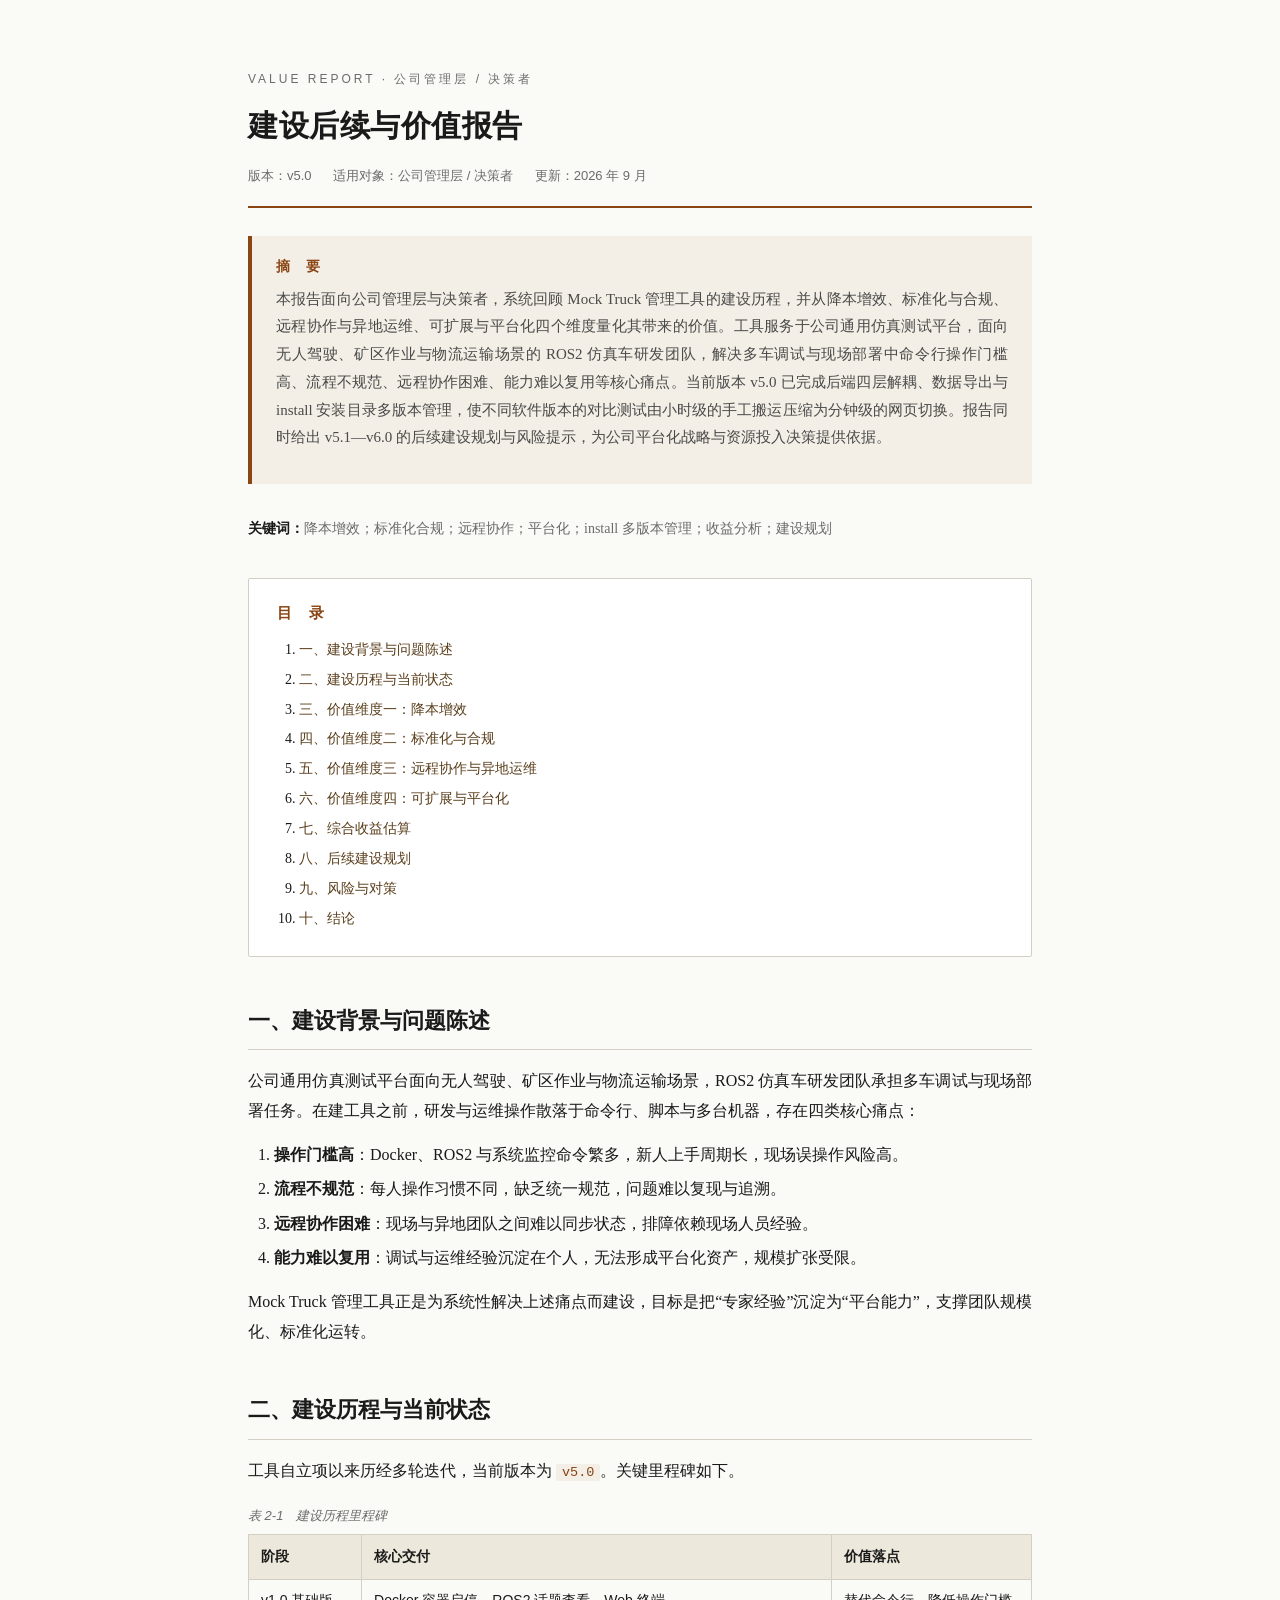
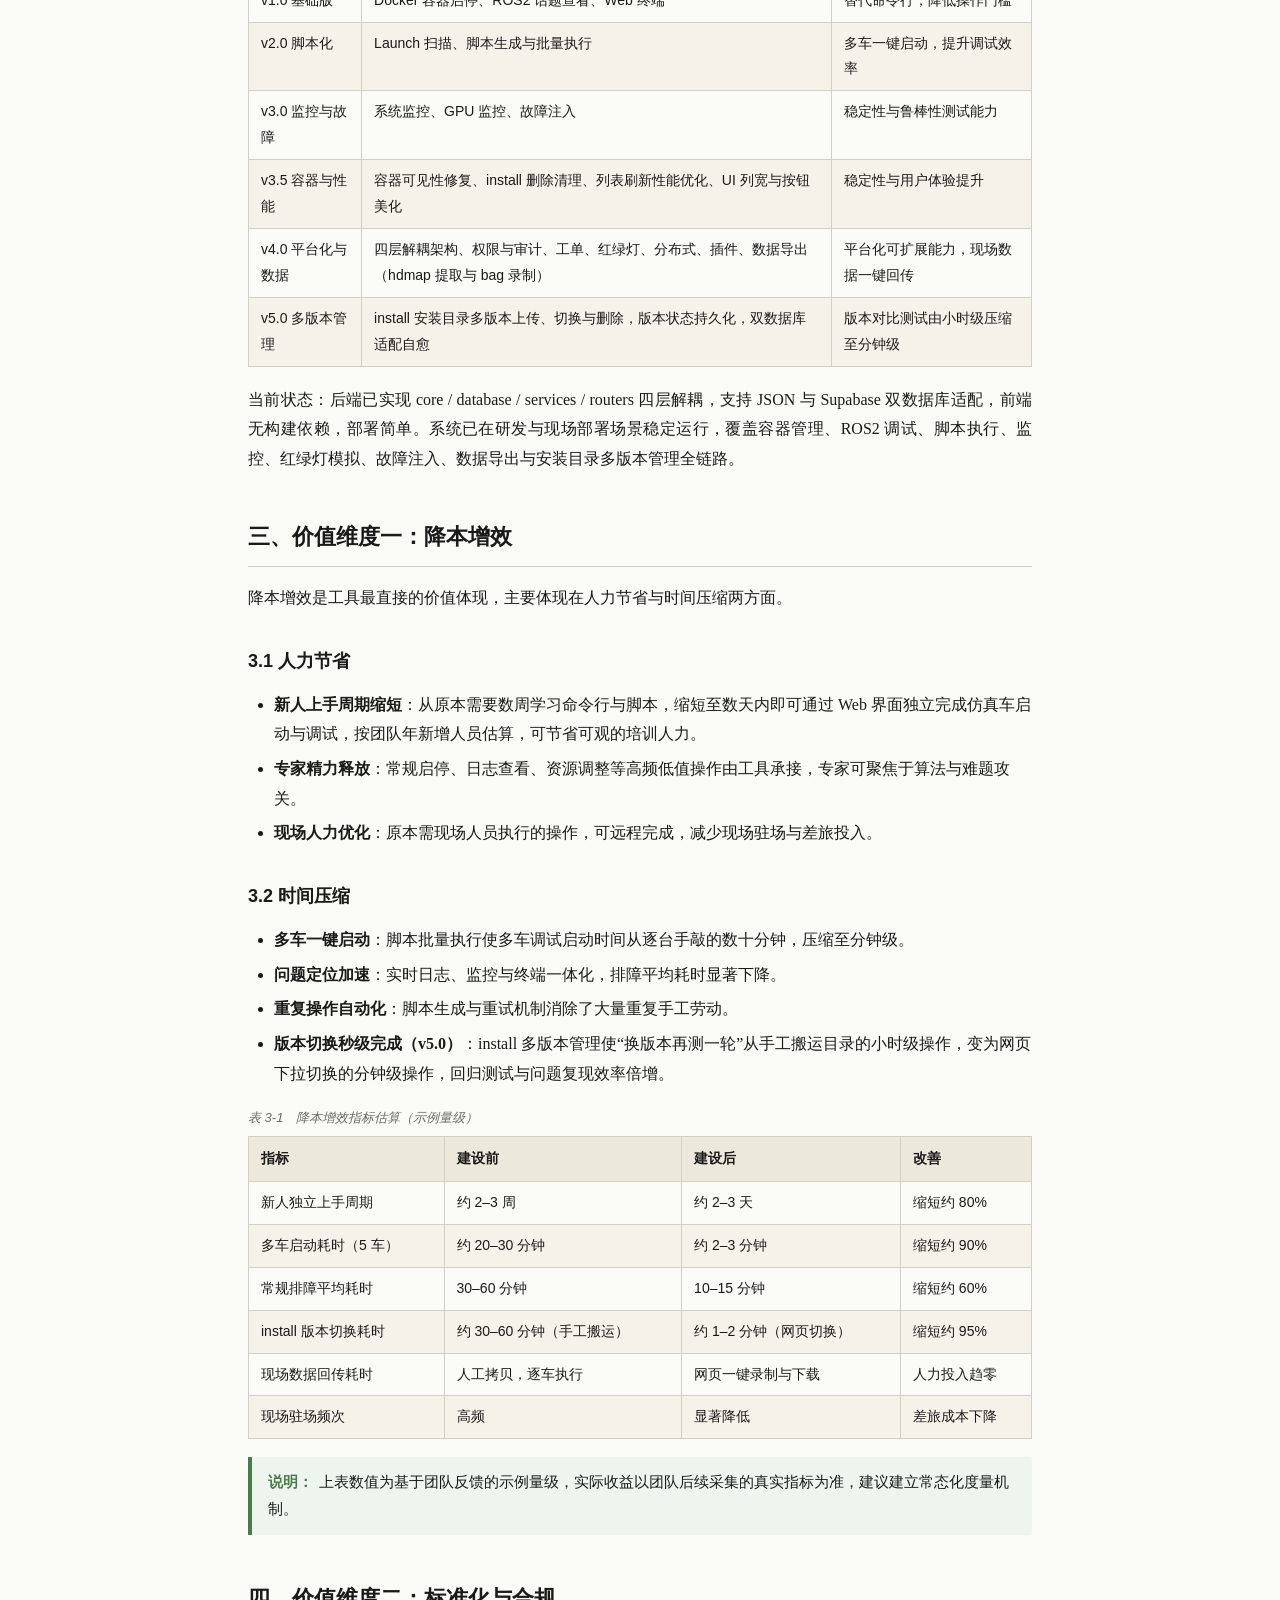
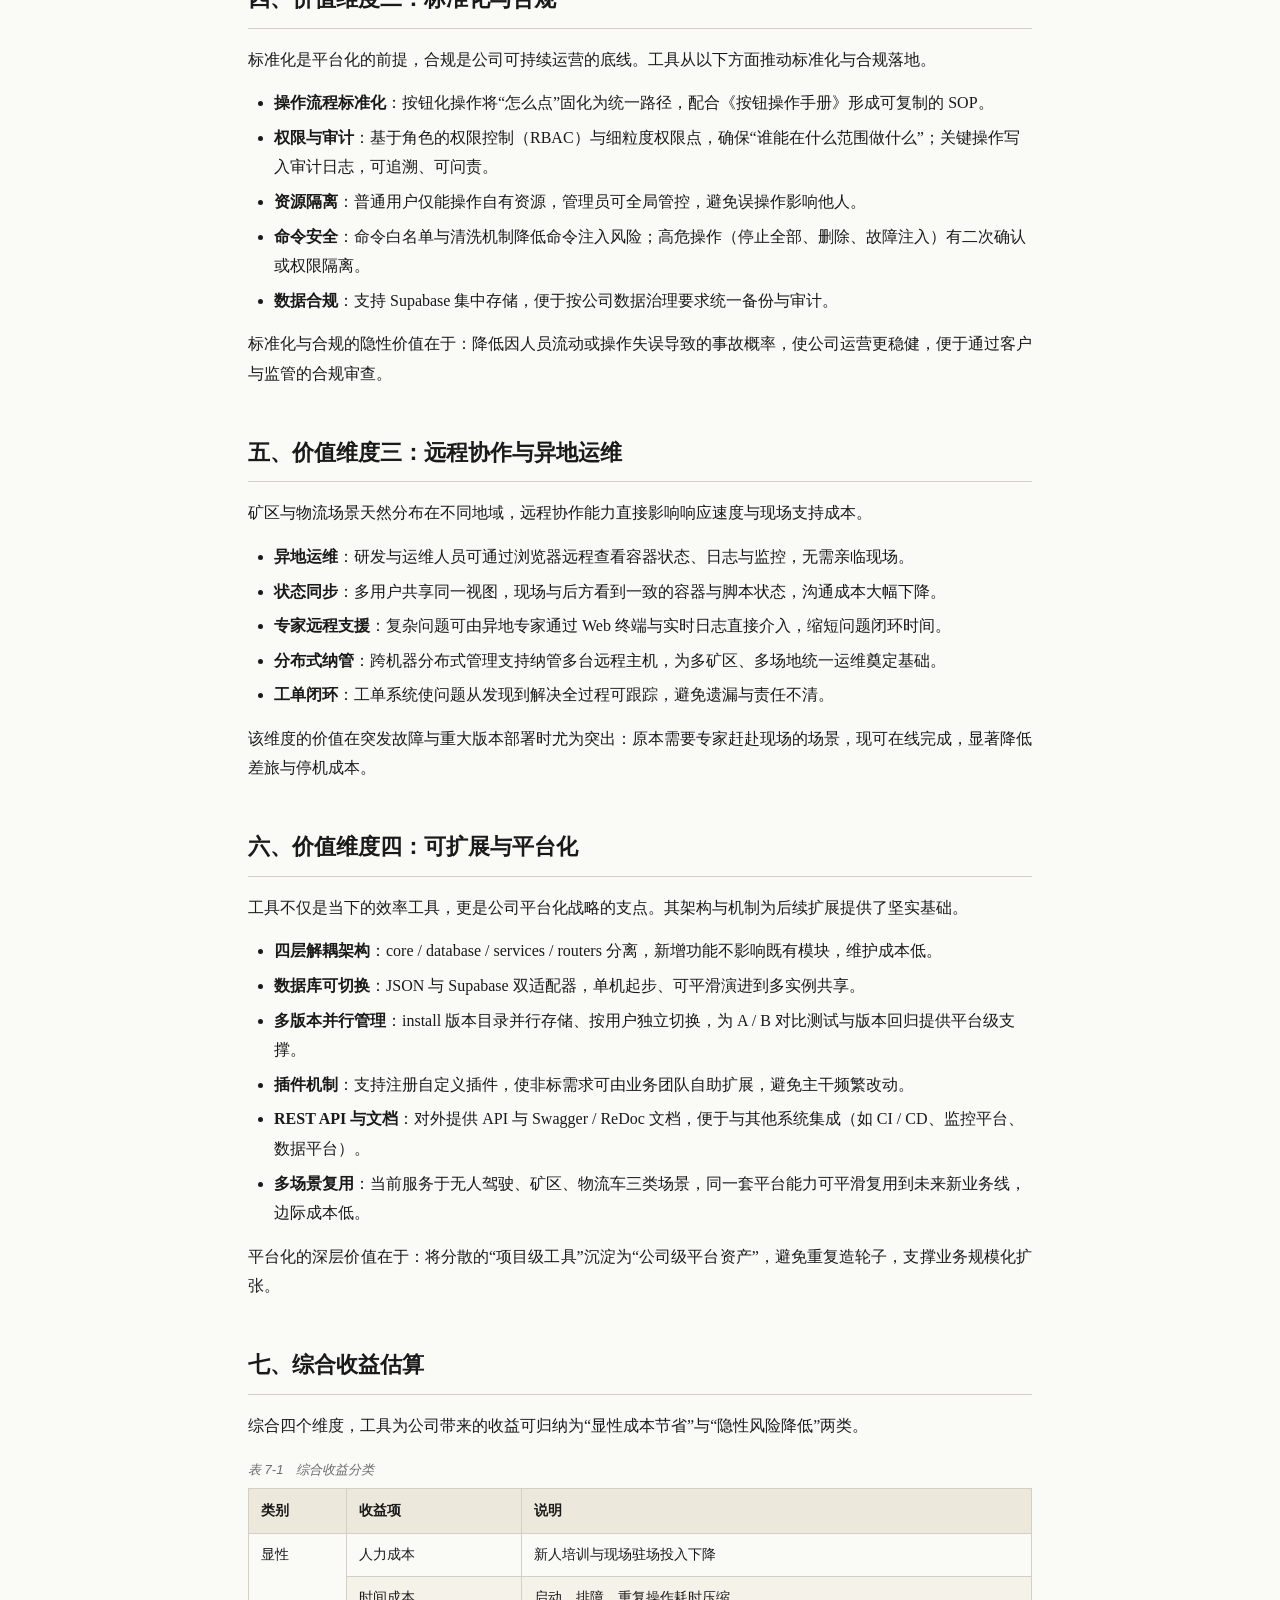
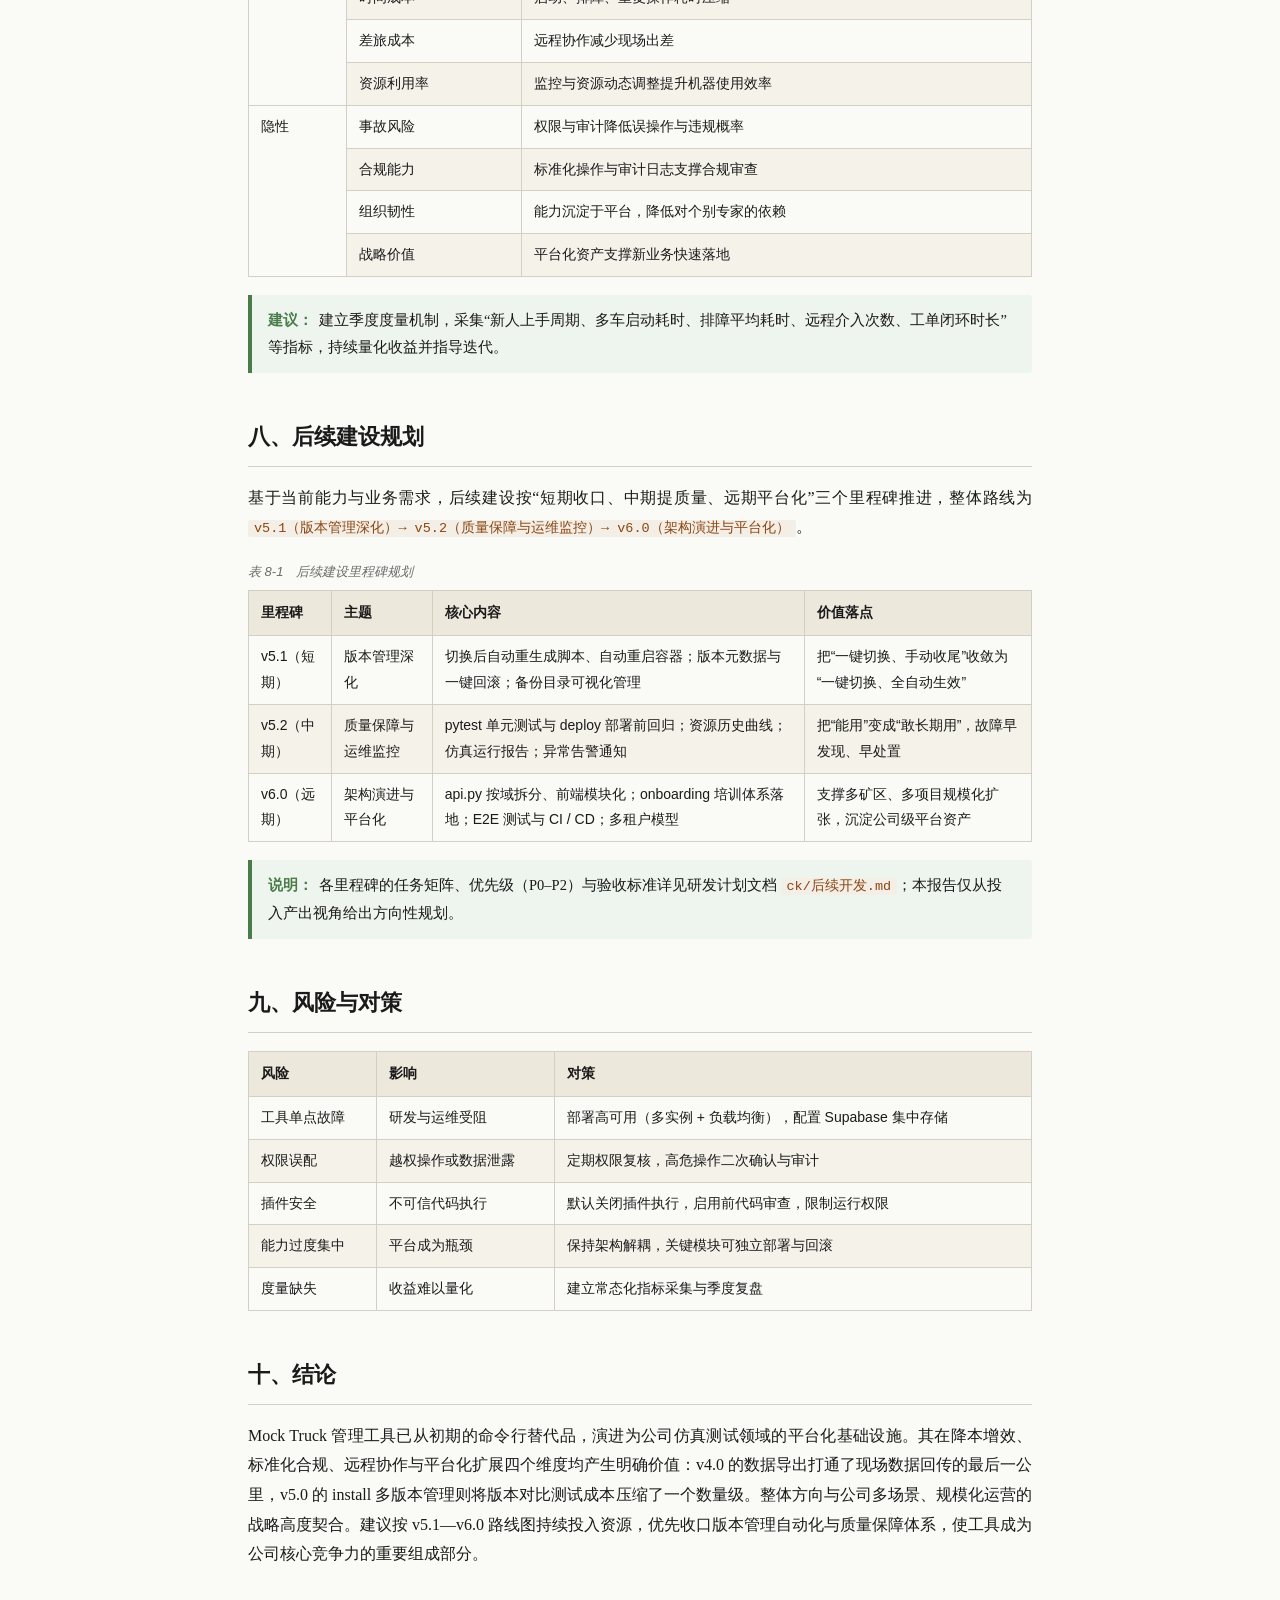
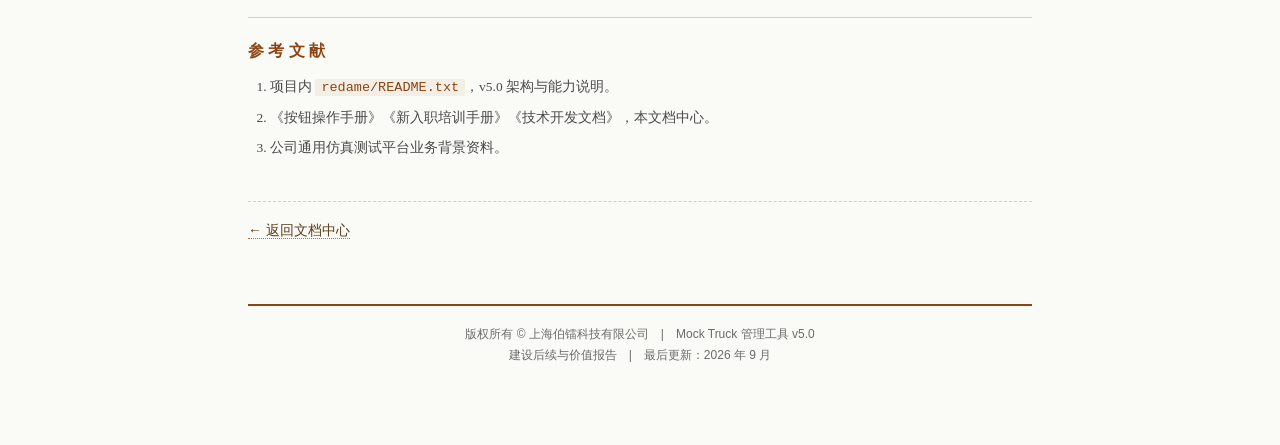
<file: docs/value-report.html>
<!DOCTYPE html>
<html lang="zh-CN">
<head>
    <meta charset="UTF-8">
    <meta name="viewport" content="width=device-width, initial-scale=1.0">
    <title>建设后续与价值报告 · Mock Truck 管理工具</title>
    <link rel="stylesheet" href="css/doc.css">
</head>
<body>
<div class="doc-container">

    <header class="doc-header">
        <div class="doc-eyebrow">VALUE REPORT · 公司管理层 / 决策者</div>
        <h1>建设后续与价值报告</h1>
        <div class="doc-meta">
            <span>版本：v5.0</span>
            <span>适用对象：公司管理层 / 决策者</span>
            <span>更新：2026 年 9 月</span>
        </div>
    </header>

    <div class="doc-abstract">
        <div class="abstract-title">摘　要</div>
        <p>本报告面向公司管理层与决策者，系统回顾 Mock Truck 管理工具的建设历程，并从降本增效、标准化与合规、远程协作与异地运维、可扩展与平台化四个维度量化其带来的价值。工具服务于公司通用仿真测试平台，面向无人驾驶、矿区作业与物流运输场景的 ROS2 仿真车研发团队，解决多车调试与现场部署中命令行操作门槛高、流程不规范、远程协作困难、能力难以复用等核心痛点。当前版本 v5.0 已完成后端四层解耦、数据导出与 install 安装目录多版本管理，使不同软件版本的对比测试由小时级的手工搬运压缩为分钟级的网页切换。报告同时给出 v5.1—v6.0 的后续建设规划与风险提示，为公司平台化战略与资源投入决策提供依据。</p>
    </div>

    <div class="doc-keywords">
        <strong>关键词：</strong>降本增效；标准化合规；远程协作；平台化；install 多版本管理；收益分析；建设规划
    </div>

    <nav class="doc-toc">
        <div class="toc-title">目　录</div>
        <ol>
            <li><a href="#sec-1">一、建设背景与问题陈述</a></li>
            <li><a href="#sec-2">二、建设历程与当前状态</a></li>
            <li><a href="#sec-3">三、价值维度一：降本增效</a></li>
            <li><a href="#sec-4">四、价值维度二：标准化与合规</a></li>
            <li><a href="#sec-5">五、价值维度三：远程协作与异地运维</a></li>
            <li><a href="#sec-6">六、价值维度四：可扩展与平台化</a></li>
            <li><a href="#sec-7">七、综合收益估算</a></li>
            <li><a href="#sec-8">八、后续建设规划</a></li>
            <li><a href="#sec-9">九、风险与对策</a></li>
            <li><a href="#sec-10">十、结论</a></li>
        </ol>
    </nav>

    <h2 class="section-title" id="sec-1">一、建设背景与问题陈述</h2>

    <p>公司通用仿真测试平台面向无人驾驶、矿区作业与物流运输场景，ROS2 仿真车研发团队承担多车调试与现场部署任务。在建工具之前，研发与运维操作散落于命令行、脚本与多台机器，存在四类核心痛点：</p>

    <ol>
        <li><strong>操作门槛高</strong>：Docker、ROS2 与系统监控命令繁多，新人上手周期长，现场误操作风险高。</li>
        <li><strong>流程不规范</strong>：每人操作习惯不同，缺乏统一规范，问题难以复现与追溯。</li>
        <li><strong>远程协作困难</strong>：现场与异地团队之间难以同步状态，排障依赖现场人员经验。</li>
        <li><strong>能力难以复用</strong>：调试与运维经验沉淀在个人，无法形成平台化资产，规模扩张受限。</li>
    </ol>

    <p>Mock Truck 管理工具正是为系统性解决上述痛点而建设，目标是把“专家经验”沉淀为“平台能力”，支撑团队规模化、标准化运转。</p>

    <h2 class="section-title" id="sec-2">二、建设历程与当前状态</h2>

    <p>工具自立项以来历经多轮迭代，当前版本为 <code>v5.0</code>。关键里程碑如下。</p>

    <table class="data-table">
        <caption>表 2-1　建设历程里程碑</caption>
        <thead><tr><th>阶段</th><th>核心交付</th><th>价值落点</th></tr></thead>
        <tbody>
            <tr><td>v1.0 基础版</td><td>Docker 容器启停、ROS2 话题查看、Web 终端</td><td>替代命令行，降低操作门槛</td></tr>
            <tr><td>v2.0 脚本化</td><td>Launch 扫描、脚本生成与批量执行</td><td>多车一键启动，提升调试效率</td></tr>
            <tr><td>v3.0 监控与故障</td><td>系统监控、GPU 监控、故障注入</td><td>稳定性与鲁棒性测试能力</td></tr>
            <tr><td>v3.5 容器与性能</td><td>容器可见性修复、install 删除清理、列表刷新性能优化、UI 列宽与按钮美化</td><td>稳定性与用户体验提升</td></tr>
            <tr><td>v4.0 平台化与数据</td><td>四层解耦架构、权限与审计、工单、红绿灯、分布式、插件、数据导出（hdmap 提取与 bag 录制）</td><td>平台化可扩展能力，现场数据一键回传</td></tr>
            <tr><td>v5.0 多版本管理</td><td>install 安装目录多版本上传、切换与删除，版本状态持久化，双数据库适配自愈</td><td>版本对比测试由小时级压缩至分钟级</td></tr>
        </tbody>
    </table>

    <p>当前状态：后端已实现 core / database / services / routers 四层解耦，支持 JSON 与 Supabase 双数据库适配，前端无构建依赖，部署简单。系统已在研发与现场部署场景稳定运行，覆盖容器管理、ROS2 调试、脚本执行、监控、红绿灯模拟、故障注入、数据导出与安装目录多版本管理全链路。</p>

    <h2 class="section-title" id="sec-3">三、价值维度一：降本增效</h2>

    <p>降本增效是工具最直接的价值体现，主要体现在人力节省与时间压缩两方面。</p>

    <h3 class="subsection-title">3.1 人力节省</h3>
    <ul>
        <li><strong>新人上手周期缩短</strong>：从原本需要数周学习命令行与脚本，缩短至数天内即可通过 Web 界面独立完成仿真车启动与调试，按团队年新增人员估算，可节省可观的培训人力。</li>
        <li><strong>专家精力释放</strong>：常规启停、日志查看、资源调整等高频低值操作由工具承接，专家可聚焦于算法与难题攻关。</li>
        <li><strong>现场人力优化</strong>：原本需现场人员执行的操作，可远程完成，减少现场驻场与差旅投入。</li>
    </ul>

    <h3 class="subsection-title">3.2 时间压缩</h3>
    <ul>
        <li><strong>多车一键启动</strong>：脚本批量执行使多车调试启动时间从逐台手敲的数十分钟，压缩至分钟级。</li>
        <li><strong>问题定位加速</strong>：实时日志、监控与终端一体化，排障平均耗时显著下降。</li>
        <li><strong>重复操作自动化</strong>：脚本生成与重试机制消除了大量重复手工劳动。</li>
        <li><strong>版本切换秒级完成（v5.0）</strong>：install 多版本管理使“换版本再测一轮”从手工搬运目录的小时级操作，变为网页下拉切换的分钟级操作，回归测试与问题复现效率倍增。</li>
    </ul>

    <table class="data-table">
        <caption>表 3-1　降本增效指标估算（示例量级）</caption>
        <thead><tr><th>指标</th><th>建设前</th><th>建设后</th><th>改善</th></tr></thead>
        <tbody>
            <tr><td>新人独立上手周期</td><td>约 2–3 周</td><td>约 2–3 天</td><td>缩短约 80%</td></tr>
            <tr><td>多车启动耗时（5 车）</td><td>约 20–30 分钟</td><td>约 2–3 分钟</td><td>缩短约 90%</td></tr>
            <tr><td>常规排障平均耗时</td><td>30–60 分钟</td><td>10–15 分钟</td><td>缩短约 60%</td></tr>
            <tr><td>install 版本切换耗时</td><td>约 30–60 分钟（手工搬运）</td><td>约 1–2 分钟（网页切换）</td><td>缩短约 95%</td></tr>
            <tr><td>现场数据回传耗时</td><td>人工拷贝，逐车执行</td><td>网页一键录制与下载</td><td>人力投入趋零</td></tr>
            <tr><td>现场驻场频次</td><td>高频</td><td>显著降低</td><td>差旅成本下降</td></tr>
        </tbody>
    </table>

    <div class="doc-note"><span class="note-label">说明：</span>上表数值为基于团队反馈的示例量级，实际收益以团队后续采集的真实指标为准，建议建立常态化度量机制。</div>

    <h2 class="section-title" id="sec-4">四、价值维度二：标准化与合规</h2>

    <p>标准化是平台化的前提，合规是公司可持续运营的底线。工具从以下方面推动标准化与合规落地。</p>

    <ul>
        <li><strong>操作流程标准化</strong>：按钮化操作将“怎么点”固化为统一路径，配合《按钮操作手册》形成可复制的 SOP。</li>
        <li><strong>权限与审计</strong>：基于角色的权限控制（RBAC）与细粒度权限点，确保“谁能在什么范围做什么”；关键操作写入审计日志，可追溯、可问责。</li>
        <li><strong>资源隔离</strong>：普通用户仅能操作自有资源，管理员可全局管控，避免误操作影响他人。</li>
        <li><strong>命令安全</strong>：命令白名单与清洗机制降低命令注入风险；高危操作（停止全部、删除、故障注入）有二次确认或权限隔离。</li>
        <li><strong>数据合规</strong>：支持 Supabase 集中存储，便于按公司数据治理要求统一备份与审计。</li>
    </ul>

    <p>标准化与合规的隐性价值在于：降低因人员流动或操作失误导致的事故概率，使公司运营更稳健，便于通过客户与监管的合规审查。</p>

    <h2 class="section-title" id="sec-5">五、价值维度三：远程协作与异地运维</h2>

    <p>矿区与物流场景天然分布在不同地域，远程协作能力直接影响响应速度与现场支持成本。</p>

    <ul>
        <li><strong>异地运维</strong>：研发与运维人员可通过浏览器远程查看容器状态、日志与监控，无需亲临现场。</li>
        <li><strong>状态同步</strong>：多用户共享同一视图，现场与后方看到一致的容器与脚本状态，沟通成本大幅下降。</li>
        <li><strong>专家远程支援</strong>：复杂问题可由异地专家通过 Web 终端与实时日志直接介入，缩短问题闭环时间。</li>
        <li><strong>分布式纳管</strong>：跨机器分布式管理支持纳管多台远程主机，为多矿区、多场地统一运维奠定基础。</li>
        <li><strong>工单闭环</strong>：工单系统使问题从发现到解决全过程可跟踪，避免遗漏与责任不清。</li>
    </ul>

    <p>该维度的价值在突发故障与重大版本部署时尤为突出：原本需要专家赶赴现场的场景，现可在线完成，显著降低差旅与停机成本。</p>

    <h2 class="section-title" id="sec-6">六、价值维度四：可扩展与平台化</h2>

    <p>工具不仅是当下的效率工具，更是公司平台化战略的支点。其架构与机制为后续扩展提供了坚实基础。</p>

    <ul>
        <li><strong>四层解耦架构</strong>：core / database / services / routers 分离，新增功能不影响既有模块，维护成本低。</li>
        <li><strong>数据库可切换</strong>：JSON 与 Supabase 双适配器，单机起步、可平滑演进到多实例共享。</li>
        <li><strong>多版本并行管理</strong>：install 版本目录并行存储、按用户独立切换，为 A / B 对比测试与版本回归提供平台级支撑。</li>
        <li><strong>插件机制</strong>：支持注册自定义插件，使非标需求可由业务团队自助扩展，避免主干频繁改动。</li>
        <li><strong>REST API 与文档</strong>：对外提供 API 与 Swagger / ReDoc 文档，便于与其他系统集成（如 CI / CD、监控平台、数据平台）。</li>
        <li><strong>多场景复用</strong>：当前服务于无人驾驶、矿区、物流车三类场景，同一套平台能力可平滑复用到未来新业务线，边际成本低。</li>
    </ul>

    <p>平台化的深层价值在于：将分散的“项目级工具”沉淀为“公司级平台资产”，避免重复造轮子，支撑业务规模化扩张。</p>

    <h2 class="section-title" id="sec-7">七、综合收益估算</h2>

    <p>综合四个维度，工具为公司带来的收益可归纳为“显性成本节省”与“隐性风险降低”两类。</p>

    <table class="data-table">
        <caption>表 7-1　综合收益分类</caption>
        <thead><tr><th>类别</th><th>收益项</th><th>说明</th></tr></thead>
        <tbody>
            <tr><td rowspan="4">显性</td><td>人力成本</td><td>新人培训与现场驻场投入下降</td></tr>
            <tr><td>时间成本</td><td>启动、排障、重复操作耗时压缩</td></tr>
            <tr><td>差旅成本</td><td>远程协作减少现场出差</td></tr>
            <tr><td>资源利用率</td><td>监控与资源动态调整提升机器使用效率</td></tr>
            <tr><td rowspan="4">隐性</td><td>事故风险</td><td>权限与审计降低误操作与违规概率</td></tr>
            <tr><td>合规能力</td><td>标准化操作与审计日志支撑合规审查</td></tr>
            <tr><td>组织韧性</td><td>能力沉淀于平台，降低对个别专家的依赖</td></tr>
            <tr><td>战略价值</td><td>平台化资产支撑新业务快速落地</td></tr>
        </tbody>
    </table>

    <div class="doc-note"><span class="note-label">建议：</span>建立季度度量机制，采集“新人上手周期、多车启动耗时、排障平均耗时、远程介入次数、工单闭环时长”等指标，持续量化收益并指导迭代。</div>

    <h2 class="section-title" id="sec-8">八、后续建设规划</h2>

    <p>基于当前能力与业务需求，后续建设按“短期收口、中期提质量、远期平台化”三个里程碑推进，整体路线为 <code>v5.1（版本管理深化）→ v5.2（质量保障与运维监控）→ v6.0（架构演进与平台化）</code>。</p>

    <table class="data-table">
        <caption>表 8-1　后续建设里程碑规划</caption>
        <thead><tr><th>里程碑</th><th>主题</th><th>核心内容</th><th>价值落点</th></tr></thead>
        <tbody>
            <tr><td>v5.1（短期）</td><td>版本管理深化</td><td>切换后自动重生成脚本、自动重启容器；版本元数据与一键回滚；备份目录可视化管理</td><td>把“一键切换、手动收尾”收敛为“一键切换、全自动生效”</td></tr>
            <tr><td>v5.2（中期）</td><td>质量保障与运维监控</td><td>pytest 单元测试与 deploy 部署前回归；资源历史曲线；仿真运行报告；异常告警通知</td><td>把“能用”变成“敢长期用”，故障早发现、早处置</td></tr>
            <tr><td>v6.0（远期）</td><td>架构演进与平台化</td><td>api.py 按域拆分、前端模块化；onboarding 培训体系落地；E2E 测试与 CI / CD；多租户模型</td><td>支撑多矿区、多项目规模化扩张，沉淀公司级平台资产</td></tr>
        </tbody>
    </table>

    <div class="doc-note"><span class="note-label">说明：</span>各里程碑的任务矩阵、优先级（P0–P2）与验收标准详见研发计划文档 <code>ck/后续开发.md</code>；本报告仅从投入产出视角给出方向性规划。</div>

    <h2 class="section-title" id="sec-9">九、风险与对策</h2>

    <table class="data-table">
        <thead><tr><th>风险</th><th>影响</th><th>对策</th></tr></thead>
        <tbody>
            <tr><td>工具单点故障</td><td>研发与运维受阻</td><td>部署高可用（多实例 + 负载均衡），配置 Supabase 集中存储</td></tr>
            <tr><td>权限误配</td><td>越权操作或数据泄露</td><td>定期权限复核，高危操作二次确认与审计</td></tr>
            <tr><td>插件安全</td><td>不可信代码执行</td><td>默认关闭插件执行，启用前代码审查，限制运行权限</td></tr>
            <tr><td>能力过度集中</td><td>平台成为瓶颈</td><td>保持架构解耦，关键模块可独立部署与回滚</td></tr>
            <tr><td>度量缺失</td><td>收益难以量化</td><td>建立常态化指标采集与季度复盘</td></tr>
        </tbody>
    </table>

    <h2 class="section-title" id="sec-10">十、结论</h2>

    <p>Mock Truck 管理工具已从初期的命令行替代品，演进为公司仿真测试领域的平台化基础设施。其在降本增效、标准化合规、远程协作与平台化扩展四个维度均产生明确价值：v4.0 的数据导出打通了现场数据回传的最后一公里，v5.0 的 install 多版本管理则将版本对比测试成本压缩了一个数量级。整体方向与公司多场景、规模化运营的战略高度契合。建议按 v5.1—v6.0 路线图持续投入资源，优先收口版本管理自动化与质量保障体系，使工具成为公司核心竞争力的重要组成部分。</p>

    <div class="doc-references">
        <div class="ref-title">参 考 文 献</div>
        <ol>
            <li>项目内 <code>redame/README.txt</code>，v5.0 架构与能力说明。</li>
            <li>《按钮操作手册》《新入职培训手册》《技术开发文档》，本文档中心。</li>
            <li>公司通用仿真测试平台业务背景资料。</li>
        </ol>
    </div>

    <div class="doc-back"><a href="index.html">← 返回文档中心</a></div>

    <footer class="doc-footer">
        版权所有 © 上海伯镭科技有限公司　|　Mock Truck 管理工具 v5.0<br>
        建设后续与价值报告　|　最后更新：2026 年 9 月
    </footer>

</div>
</body>
</html>
</file>
<file: docs/css/doc.css>
/* ============================================================
   Mock Truck v5.0 管理工具 · 文档中心统一样式（论文风格）
   版权所有：上海伯镭科技有限公司
   ============================================================ */

:root {
    --paper-bg: #fafaf7;
    --paper-text: #1a1a1a;
    --paper-text-soft: #4a4a4a;
    --paper-muted: #6b6b6b;
    --paper-border: #d4cfc4;
    --paper-accent: #8b4513;
    --paper-accent-soft: #b87333;
    --paper-link: #5a3e1b;
    --paper-code-bg: #f3efe6;
    --paper-table-head: #ede8dc;
    --paper-table-stripe: #f5f2ea;
    --paper-quote: #6b4423;
    --paper-warn-bg: #fdf6e3;
    --paper-warn-border: #d4a017;
    --paper-tip-bg: #eef5ee;
    --paper-tip-border: #4a7c4a;
    --paper-danger-bg: #fbeaea;
    --paper-danger-border: #a33a3a;
    --paper-max-width: 880px;
}

* { box-sizing: border-box; }

html { scroll-behavior: smooth; }

body {
    margin: 0;
    padding: 0;
    background: var(--paper-bg);
    color: var(--paper-text);
    font-family: "Source Han Serif SC", "Noto Serif CJK SC", "Songti SC", "SimSun",
                 Georgia, "Times New Roman", serif;
    font-size: 16px;
    line-height: 1.85;
    text-rendering: optimizeLegibility;
    -webkit-font-smoothing: antialiased;
}

/* ---------- 顶部文档头 ---------- */
.doc-header {
    border-bottom: 2px solid var(--paper-accent);
    padding: 28px 0 18px;
    margin-bottom: 28px;
}
.doc-header .doc-eyebrow {
    font-family: "Helvetica Neue", Arial, sans-serif;
    font-size: 12px;
    letter-spacing: 3px;
    text-transform: uppercase;
    color: var(--paper-muted);
    margin-bottom: 8px;
}
.doc-header h1 {
    font-family: "Source Han Sans SC", "Noto Sans CJK SC", "PingFang SC",
                 "Helvetica Neue", Arial, sans-serif;
    font-size: 30px;
    font-weight: 700;
    margin: 0 0 10px;
    color: var(--paper-text);
    letter-spacing: 0.5px;
}
.doc-header .doc-meta {
    font-family: "Helvetica Neue", Arial, sans-serif;
    font-size: 13px;
    color: var(--paper-muted);
}
.doc-header .doc-meta span { margin-right: 18px; }

/* ---------- 主容器 ---------- */
.doc-container {
    max-width: var(--paper-max-width);
    margin: 0 auto;
    padding: 40px 48px 80px;
}

/* ---------- 摘要框 ---------- */
.doc-abstract {
    background: var(--paper-code-bg);
    border-left: 4px solid var(--paper-accent);
    padding: 18px 24px;
    margin: 0 0 32px;
    font-size: 15px;
    color: var(--paper-text-soft);
}
.doc-abstract .abstract-title {
    font-family: "Source Han Sans SC", "PingFang SC", sans-serif;
    font-weight: 700;
    color: var(--paper-accent);
    margin-bottom: 6px;
    font-size: 14px;
    letter-spacing: 1px;
}

/* ---------- 关键词 ---------- */
.doc-keywords {
    font-size: 14px;
    color: var(--paper-muted);
    margin-bottom: 36px;
}
.doc-keywords strong {
    font-family: "Source Han Sans SC", "PingFang SC", sans-serif;
    color: var(--paper-text);
}

/* ---------- 目录 ---------- */
.doc-toc {
    background: #fff;
    border: 1px solid var(--paper-border);
    border-radius: 2px;
    padding: 20px 28px;
    margin-bottom: 40px;
}
.doc-toc .toc-title {
    font-family: "Source Han Sans SC", "PingFang SC", sans-serif;
    font-size: 15px;
    font-weight: 700;
    color: var(--paper-accent);
    margin-bottom: 10px;
    letter-spacing: 1px;
}
.doc-toc ol {
    margin: 0;
    padding-left: 22px;
    counter-reset: toc;
}
.doc-toc ol li {
    margin: 4px 0;
    font-size: 14px;
}
.doc-toc a {
    color: var(--paper-link);
    text-decoration: none;
    border-bottom: 1px dotted transparent;
}
.doc-toc a:hover { border-bottom-color: var(--paper-accent); }

/* ---------- 章节标题（自动编号已由 HTML 结构承担） ---------- */
h2.section-title {
    font-family: "Source Han Sans SC", "Noto Sans CJK SC", "PingFang SC",
                 "Helvetica Neue", Arial, sans-serif;
    font-size: 22px;
    font-weight: 700;
    color: var(--paper-text);
    margin: 44px 0 16px;
    padding-bottom: 8px;
    border-bottom: 1px solid var(--paper-border);
}
h3.subsection-title {
    font-family: "Source Han Sans SC", "PingFang SC", sans-serif;
    font-size: 18px;
    font-weight: 600;
    color: var(--paper-text);
    margin: 32px 0 12px;
}
h4.sub-subsection-title {
    font-family: "Source Han Sans SC", "PingFang SC", sans-serif;
    font-size: 15px;
    font-weight: 600;
    color: var(--paper-accent);
    margin: 22px 0 8px;
}

/* ---------- 正文段落 ---------- */
p { margin: 0 0 14px; text-align: justify; }
p.lead {
    font-size: 17px;
    color: var(--paper-text-soft);
}

/* ---------- 强调与术语 ---------- */
strong, b { font-weight: 700; color: var(--paper-text); }
em { font-style: italic; color: var(--paper-accent); }
dfn {
    font-style: normal;
    font-weight: 600;
    border-bottom: 1px dashed var(--paper-accent-soft);
}

/* ---------- 列表 ---------- */
ul, ol { margin: 0 0 14px; padding-left: 26px; }
li { margin: 5px 0; }

/* ---------- 引用 ---------- */
blockquote {
    margin: 18px 0;
    padding: 10px 22px;
    border-left: 3px solid var(--paper-accent-soft);
    background: var(--paper-code-bg);
    color: var(--paper-quote);
    font-size: 15px;
}
blockquote p { margin: 0; }

/* ---------- 代码 ---------- */
code {
    font-family: "JetBrains Mono", "Fira Code", "Consolas", "Courier New", monospace;
    font-size: 13.5px;
    background: var(--paper-code-bg);
    color: var(--paper-accent);
    padding: 1px 6px;
    border-radius: 2px;
}
pre {
    background: var(--paper-code-bg);
    border: 1px solid var(--paper-border);
    border-radius: 3px;
    padding: 14px 18px;
    overflow-x: auto;
    margin: 14px 0;
    font-size: 13px;
    line-height: 1.6;
}
pre code {
    background: none;
    color: var(--paper-text);
    padding: 0;
}

/* ---------- 表格 ---------- */
table.data-table {
    width: 100%;
    border-collapse: collapse;
    margin: 18px 0;
    font-size: 14px;
    font-family: "Source Han Sans SC", "PingFang SC", sans-serif;
}
table.data-table caption {
    caption-side: top;
    text-align: left;
    font-size: 13px;
    color: var(--paper-muted);
    margin-bottom: 6px;
    font-style: italic;
}
table.data-table th {
    background: var(--paper-table-head);
    border: 1px solid var(--paper-border);
    padding: 9px 12px;
    text-align: left;
    font-weight: 700;
    color: var(--paper-text);
}
table.data-table td {
    border: 1px solid var(--paper-border);
    padding: 8px 12px;
    vertical-align: top;
}
table.data-table tbody tr:nth-child(even) { background: var(--paper-table-stripe); }

/* ---------- 提示框 ---------- */
.doc-note {
    margin: 18px 0;
    padding: 12px 18px 12px 16px;
    border-left: 4px solid var(--paper-tip-border);
    background: var(--paper-tip-bg);
    font-size: 14.5px;
    border-radius: 0 3px 3px 0;
}
.doc-note .note-label {
    font-family: "Source Han Sans SC", "PingFang SC", sans-serif;
    font-weight: 700;
    color: var(--paper-tip-border);
    margin-right: 6px;
}
.doc-warn {
    margin: 18px 0;
    padding: 12px 18px 12px 16px;
    border-left: 4px solid var(--paper-warn-border);
    background: var(--paper-warn-bg);
    font-size: 14.5px;
    border-radius: 0 3px 3px 0;
}
.doc-warn .note-label {
    font-family: "Source Han Sans SC", "PingFang SC", sans-serif;
    font-weight: 700;
    color: var(--paper-warn-border);
    margin-right: 6px;
}
.doc-danger {
    margin: 18px 0;
    padding: 12px 18px 12px 16px;
    border-left: 4px solid var(--paper-danger-border);
    background: var(--paper-danger-bg);
    font-size: 14.5px;
    border-radius: 0 3px 3px 0;
}
.doc-danger .note-label {
    font-family: "Source Han Sans SC", "PingFang SC", sans-serif;
    font-weight: 700;
    color: var(--paper-danger-border);
    margin-right: 6px;
}

/* ---------- 按钮示意（操作文档用） ---------- */
.btn-demo {
    display: inline-block;
    font-family: "Source Han Sans SC", "PingFang SC", sans-serif;
    font-size: 13px;
    padding: 3px 11px;
    border: 1px solid var(--paper-border);
    border-radius: 3px;
    background: #fff;
    color: var(--paper-text);
    margin: 0 2px;
    white-space: nowrap;
}
.btn-demo.success { border-color: #4a7c4a; color: #4a7c4a; }
.btn-demo.warn { border-color: #b8860b; color: #b8860b; }
.btn-demo.danger { border-color: #a33a3a; color: #a33a3a; }
.btn-demo.primary { border-color: var(--paper-accent); color: var(--paper-accent); }

/* ---------- 步骤流程 ---------- */
ol.doc-steps { counter-reset: step; list-style: none; padding-left: 0; }
ol.doc-steps > li {
    counter-increment: step;
    position: relative;
    padding-left: 38px;
    margin: 14px 0;
}
ol.doc-steps > li::before {
    content: counter(step);
    position: absolute;
    left: 0;
    top: 1px;
    width: 26px;
    height: 26px;
    line-height: 26px;
    text-align: center;
    background: var(--paper-accent);
    color: #fff;
    font-family: "Helvetica Neue", Arial, sans-serif;
    font-size: 13px;
    font-weight: 700;
    border-radius: 50%;
}

/* ---------- 图表说明 ---------- */
figure { margin: 22px 0; text-align: center; }
figure figcaption {
    font-size: 13px;
    color: var(--paper-muted);
    margin-top: 8px;
    font-style: italic;
}

/* ---------- 参考文献 ---------- */
.doc-references {
    margin-top: 48px;
    padding-top: 18px;
    border-top: 1px solid var(--paper-border);
}
.doc-references .ref-title {
    font-family: "Source Han Sans SC", "PingFang SC", sans-serif;
    font-size: 16px;
    font-weight: 700;
    color: var(--paper-accent);
    margin-bottom: 10px;
}
.doc-references ol {
    padding-left: 22px;
    font-size: 13.5px;
    color: var(--paper-text-soft);
}
.doc-references li { margin: 5px 0; }

/* ---------- 页脚 ---------- */
.doc-footer {
    margin-top: 60px;
    padding-top: 18px;
    border-top: 2px solid var(--paper-accent);
    font-family: "Helvetica Neue", Arial, sans-serif;
    font-size: 12px;
    color: var(--paper-muted);
    text-align: center;
    line-height: 1.7;
}

/* ---------- 门户首页专用 ---------- */
.portal-hero {
    text-align: center;
    padding: 50px 0 36px;
    border-bottom: 2px solid var(--paper-accent);
    margin-bottom: 36px;
}
.portal-hero h1 {
    font-family: "Source Han Sans SC", "PingFang SC", sans-serif;
    font-size: 34px;
    font-weight: 700;
    margin: 0 0 12px;
    letter-spacing: 1px;
}
.portal-hero .hero-sub {
    font-size: 16px;
    color: var(--paper-muted);
    font-family: "Source Han Sans SC", "PingFang SC", sans-serif;
}
.portal-grid {
    display: grid;
    grid-template-columns: 1fr 1fr;
    gap: 22px;
    margin: 28px 0;
}
.portal-card {
    display: block;
    background: #fff;
    border: 1px solid var(--paper-border);
    border-top: 3px solid var(--paper-accent);
    border-radius: 3px;
    padding: 24px 26px;
    text-decoration: none;
    color: inherit;
    transition: box-shadow .2s, transform .2s;
}
.portal-card:hover {
    box-shadow: 0 6px 20px rgba(0,0,0,0.08);
    transform: translateY(-2px);
}
.portal-card .card-audience {
    font-family: "Helvetica Neue", Arial, sans-serif;
    font-size: 11px;
    letter-spacing: 2px;
    text-transform: uppercase;
    color: var(--paper-accent);
    margin-bottom: 8px;
}
.portal-card h3 {
    font-family: "Source Han Sans SC", "PingFang SC", sans-serif;
    font-size: 20px;
    margin: 0 0 10px;
    color: var(--paper-text);
}
.portal-card p {
    font-size: 14px;
    color: var(--paper-text-soft);
    margin: 0 0 12px;
    line-height: 1.7;
}
.portal-card .card-tags {
    font-size: 12px;
    color: var(--paper-muted);
    font-family: "Source Han Sans SC", "PingFang SC", sans-serif;
}
.portal-card .card-tags span {
    display: inline-block;
    margin-right: 8px;
}

/* ---------- 返回顶部导航 ---------- */
.doc-back {
    margin-top: 40px;
    padding-top: 16px;
    border-top: 1px dashed var(--paper-border);
    font-family: "Source Han Sans SC", "PingFang SC", sans-serif;
    font-size: 14px;
}
.doc-back a {
    color: var(--paper-link);
    text-decoration: none;
    border-bottom: 1px dotted var(--paper-accent-soft);
}

/* ---------- 响应式 ---------- */
@media (max-width: 720px) {
    .doc-container { padding: 24px 20px 60px; }
    .portal-grid { grid-template-columns: 1fr; }
    .doc-header h1 { font-size: 24px; }
    h2.section-title { font-size: 19px; }
    h3.subsection-title { font-size: 16px; }
}
</file>
<file: frontend/css/sj_style.css>
/* ============================================================
版权所有：上海伯镭科技有限公司
@File    :  sj_style.css
@Time    :  2026/06/26 10:26:00
@Author  :  Fox
@Version :  3.5
@Desc    :  Mock Truck 管理工具 - 全局样式表
            包含：主题变量、基础重置、登录认证样式、侧边栏、
            主内容区域、卡片组件、表单组件、表格组件、
            按钮组件、面板样式、监控面板、Docker管理、
            脚本管理、终端模拟、响应式设计等

            代码结构：
            1. 全局主题变量（深色/浅色/护眼）
            2. 基础重置与滚动条
            3. 登录认证遮罩样式
            4. 侧边栏样式（含折叠状态）
            5. 主内容与顶栏样式
            6. 卡片与面板样式
            7. 表单与输入组件
            8. 按钮与标签组件
            9. 表格样式
            10. Toast 通知样式
            11. 监控面板样式
            12. 仿真车管理样式
            13. 脚本管理样式
            14. 终端模拟样式
            15. 主题设置样式
            16. 模态框样式
            18. 响应式设计
            19. 工具类与辅助样式
============================================================ */

/* ============================================================
1. 全局主题变量
============================================================ */
:root {
    --font: 'Inter', -apple-system, BlinkMacSystemFont, 'Segoe UI', Roboto, sans-serif;
    --radius: 10px;
    --radius-sm: 6px;
    --shadow-sm: 0 1px 3px rgba(0, 0, 0, 0.06), 0 1px 2px rgba(0, 0, 0, 0.04);
    --shadow-md: 0 4px 12px rgba(0, 0, 0, 0.08), 0 2px 4px rgba(0, 0, 0, 0.04);
    --shadow-lg: 0 8px 30px rgba(0, 0, 0, 0.12);
    --shadow-xl: 0 20px 60px rgba(0, 0, 0, 0.25);
    --transition: 0.25s cubic-bezier(0.4, 0, 0.2, 1);
    --transition-fast: 0.15s ease;
    --transition-slow: 0.4s ease;
}

/* ---------- 深色模式 ---------- */
[data-theme="dark"] {
    --bg-primary: #111827;
    --bg-secondary: #1f2937;
    --bg-card: #1f2937;
    --bg-input: #374151;
    --bg-hover: rgba(255, 255, 255, 0.05);
    --bg-active: rgba(255, 255, 255, 0.08);
    --text-primary: #f3f4f6;
    --text-secondary: #9ca3af;
    --text-muted: #6b7280;
    --border-color: #374151;
    --border-light: #4b5563;
    --accent: #60a5fa;
    --accent-hover: #3b82f6;
    --accent-light: rgba(96, 165, 250, 0.12);
    --success: #34d399;
    --success-dark: #059669;
    --warning: #fbbf24;
    --warning-dark: #d97706;
    --error: #f87171;
    --error-dark: #dc2626;
    --info: #60a5fa;
    --info-dark: #2563eb;
    --sidebar-bg: #111827;
    --sidebar-text: #f3f4f6;
    --sidebar-hover: #1f2937;
    --sidebar-active: #1f2937;
    --sidebar-border: #1f2937;
    --header-bg: #1f2937;
    --header-text: #f3f4f6;
    --log-bg: #0f172a;
    --log-text: #a7f3d0;
    --scrollbar-track: #1f2937;
    --scrollbar-thumb: #4b5563;
    --settings-bg: #1a2332;
    --settings-border: #2d3a4f;
    --auth-overlay-bg: rgba(0, 0, 0, 0.75);
    --auth-modal-bg: #1f2937;
    --auth-modal-border: #374151;
    --card-shadow: 0 1px 3px rgba(0, 0, 0, 0.3);
}

/* ---------- 浅色模式 ---------- */
[data-theme="light"] {
    --bg-primary: #f1f5f9;
    --bg-secondary: #ffffff;
    --bg-card: #ffffff;
    --bg-input: #f8fafc;
    --bg-hover: rgba(0, 0, 0, 0.04);
    --bg-active: rgba(0, 0, 0, 0.06);
    --text-primary: #0f172a;
    --text-secondary: #475569;
    --text-muted: #94a3b8;
    --border-color: #e2e8f0;
    --border-light: #cbd5e1;
    --accent: #3b82f6;
    --accent-hover: #2563eb;
    --accent-light: rgba(59, 130, 246, 0.08);
    --success: #22c55e;
    --success-dark: #16a34a;
    --warning: #f59e0b;
    --warning-dark: #d97706;
    --error: #ef4444;
    --error-dark: #dc2626;
    --info: #3b82f6;
    --info-dark: #2563eb;
    --sidebar-bg: #ffffff;
    --sidebar-text: #0f172a;
    --sidebar-hover: #f1f5f9;
    --sidebar-active: #f1f5f9;
    --sidebar-border: #e2e8f0;
    --header-bg: #ffffff;
    --header-text: #0f172a;
    --log-bg: #f8fafc;
    --log-text: #0f172a;
    --scrollbar-track: #f1f5f9;
    --scrollbar-thumb: #cbd5e1;
    --settings-bg: #f8fafc;
    --settings-border: #e2e8f0;
    --auth-overlay-bg: rgba(0, 0, 0, 0.5);
    --auth-modal-bg: #ffffff;
    --auth-modal-border: #e2e8f0;
    --card-shadow: 0 1px 3px rgba(0, 0, 0, 0.06);
}

/* ---------- 护眼模式 ---------- */
[data-theme="eye-care"] {
    --bg-primary: #f7f0e6;
    --bg-secondary: #fcf8f0;
    --bg-card: #fcf8f0;
    --bg-input: #f7f0e6;
    --bg-hover: rgba(139, 115, 85, 0.06);
    --bg-active: rgba(139, 115, 85, 0.10);
    --text-primary: #3d2b1f;
    --text-secondary: #6b5342;
    --text-muted: #a68b76;
    --border-color: #e0d3c4;
    --border-light: #d4c5a9;
    --accent: #b8956e;
    --accent-hover: #a07d59;
    --accent-light: rgba(184, 149, 110, 0.12);
    --success: #7a9c5a;
    --success-dark: #5a7a3a;
    --warning: #d4a373;
    --warning-dark: #b8834a;
    --error: #c45a5a;
    --error-dark: #a04040;
    --info: #7a9c5a;
    --info-dark: #5a7a3a;
    --sidebar-bg: #f7f0e6;
    --sidebar-text: #3d2b1f;
    --sidebar-hover: #f0e6d8;
    --sidebar-active: #f0e6d8;
    --sidebar-border: #e0d3c4;
    --header-bg: #fcf8f0;
    --header-text: #3d2b1f;
    --log-bg: #f7f0e6;
    --log-text: #3d2b1f;
    --scrollbar-track: #f7f0e6;
    --scrollbar-thumb: #d4c5a9;
    --settings-bg: #f0e6d8;
    --settings-border: #d4c5a9;
    --auth-overlay-bg: rgba(60, 40, 20, 0.6);
    --auth-modal-bg: #fcf8f0;
    --auth-modal-border: #e0d3c4;
    --card-shadow: 0 1px 3px rgba(60, 40, 20, 0.08);
}

/* ========== 预留扩展区域（第1-50行） ========== */
/* 预留用于未来扩展，如新增主题变量、自定义属性等 */
/* 1. 新增主题变量 */
/* 2. 新增自定义属性 */
/* 3. ... 最多预留50行 */
/* =========================================== */

/* ============================================================
2. 基础重置与滚动条
============================================================ */
* {
    margin: 0;
    padding: 0;
    box-sizing: border-box;
}

html {
    font-size: 14px;
}

body {
    font-family: var(--font);
    background: var(--bg-primary);
    color: var(--text-primary);
    display: flex;
    height: 100vh;
    overflow: hidden;
    transition: background var(--transition), color var(--transition);
    font-size: 14px;
    line-height: 1.6;
}

/* ---------- 滚动条 ---------- */
::-webkit-scrollbar {
    width: 6px;
    height: 6px;
}
::-webkit-scrollbar-track {
    background: var(--scrollbar-track);
}
::-webkit-scrollbar-thumb {
    background: var(--scrollbar-thumb);
    border-radius: 3px;
}
::-webkit-scrollbar-thumb:hover {
    background: var(--accent);
}

/* ---------- 选择文本 ---------- */
::selection {
    background: var(--accent);
    color: #fff;
}

/* ---------- 链接 ---------- */
a {
    color: var(--accent);
    text-decoration: none;
}
a:hover {
    color: var(--accent-hover);
    text-decoration: underline;
}

/* ---------- 加载动画 ---------- */
.loading {
    display: inline-block;
    width: 20px;
    height: 20px;
    border: 2px solid var(--border-color);
    border-top-color: var(--accent);
    border-radius: 50%;
    animation: spin 0.8s linear infinite;
}
@keyframes spin {
    to { transform: rotate(360deg); }
}

/* ========== 预留扩展区域（第51-100行） ========== */
/* 预留用于未来扩展，如更多基础样式、动画等 */
/* =========================================== */

/* ============================================================
3. 登录认证遮罩样式
============================================================ */
.auth-overlay {
    position: fixed;
    top: 0;
    left: 0;
    right: 0;
    bottom: 0;
    background: var(--auth-overlay-bg);
    display: flex;
    align-items: center;
    justify-content: center;
    z-index: 10000;
    backdrop-filter: blur(8px);
    animation: authFadeIn 0.4s ease;
}

@keyframes authFadeIn {
    from { opacity: 0; transform: scale(0.95); }
    to { opacity: 1; transform: scale(1); }
}

.auth-modal {
    background: var(--auth-modal-bg);
    border: 1px solid var(--auth-modal-border);
    border-radius: var(--radius);
    padding: 32px 40px;
    max-width: 420px;
    width: 100%;
    box-shadow: var(--shadow-xl);
    animation: authSlideUp 0.4s ease;
}

@keyframes authSlideUp {
    from { opacity: 0; transform: translateY(20px); }
    to { opacity: 1; transform: translateY(0); }
}

.auth-header {
    text-align: center;
    margin-bottom: 28px;
}
.auth-header h2 {
    font-size: 26px;
    font-weight: 700;
    background: linear-gradient(135deg, var(--accent), var(--accent-hover));
    -webkit-background-clip: text;
    -webkit-text-fill-color: transparent;
    background-clip: text;
}
.auth-header p {
    font-size: 14px;
    color: var(--text-secondary);
    margin-top: 4px;
    -webkit-text-fill-color: var(--text-secondary);
}

.auth-tabs {
    display: flex;
    gap: 0;
    margin-bottom: 24px;
    border-bottom: 2px solid var(--border-color);
}
.auth-tab {
    flex: 1;
    text-align: center;
    padding: 10px 0;
    font-size: 15px;
    font-weight: 600;
    color: var(--text-secondary);
    cursor: pointer;
    transition: all var(--transition-fast);
    border-bottom: 2px solid transparent;
    margin-bottom: -2px;
}
.auth-tab:hover {
    color: var(--text-primary);
}
.auth-tab.active {
    color: var(--accent);
    border-bottom-color: var(--accent);
}

.auth-body {
    display: flex;
    flex-direction: column;
    gap: 16px;
}
.auth-field {
    display: flex;
    flex-direction: column;
    gap: 4px;
}
.auth-field label {
    font-size: 13px;
    font-weight: 500;
    color: var(--text-secondary);
}
.auth-field input {
    padding: 10px 14px;
    border-radius: var(--radius-sm);
    border: 1px solid var(--border-color);
    background: var(--bg-input);
    color: var(--text-primary);
    font-size: 14px;
    transition: all var(--transition-fast);
    outline: none;
}
.auth-field input:focus {
    border-color: var(--accent);
    box-shadow: 0 0 0 3px var(--accent-light);
}

.auth-btn {
    width: 100%;
    padding: 12px;
    font-size: 16px;
    font-weight: 600;
    margin-top: 4px;
}
.auth-btn:hover {
    transform: translateY(-1px);
}

.auth-error {
    color: var(--error);
    font-size: 13px;
    text-align: center;
    display: none;
    padding: 4px 0;
}
.auth-hint {
    font-size: 12px;
    color: var(--text-muted);
    text-align: center;
    margin-top: 8px;
    padding: 8px;
    background: var(--accent-light);
    border-radius: var(--radius-sm);
}

/* ========== 预留扩展区域（第101-150行） ========== */
/* 预留用于未来扩展，如更多认证样式、OAuth按钮等 */
/* =========================================== */

/* ============================================================
4. 侧边栏样式
============================================================ */
.sidebar {
    width: 240px;
    min-width: 240px;
    background: var(--sidebar-bg);
    color: var(--sidebar-text);
    display: flex;
    flex-direction: column;
    border-right: 1px solid var(--sidebar-border);
    transition: width var(--transition), min-width var(--transition),
                background var(--transition), border var(--transition);
    z-index: 20;
    overflow: hidden;
    position: relative;
}

/* ---------- 侧边栏头部 ---------- */
.sidebar-header {
    padding: 18px 20px 10px;
    border-bottom: 1px solid var(--sidebar-border);
    text-align: center;
    flex-shrink: 0;
    position: relative;
    transition: padding var(--transition);
}
.sidebar-header h2 {
    font-size: 20px;
    font-weight: 700;
    letter-spacing: -0.5px;
    background: linear-gradient(135deg, var(--accent), var(--accent-hover));
    -webkit-background-clip: text;
    -webkit-text-fill-color: transparent;
    background-clip: text;
    transition: font-size var(--transition);
}
.sidebar-header .version {
    font-size: 11px;
    opacity: 0.5;
    margin-top: 2px;
    -webkit-text-fill-color: var(--text-secondary);
    transition: opacity var(--transition);
    white-space: nowrap;
    overflow: hidden;
    text-overflow: ellipsis;
}

/* ---------- 侧边栏导航 ---------- */
.sidebar-nav {
    flex: 1;
    padding: 8px 12px;
    overflow-y: auto;
    overflow-x: hidden;
}
.sidebar-nav::-webkit-scrollbar {
    width: 4px;
}
.sidebar-nav::-webkit-scrollbar-thumb {
    background: var(--scrollbar-thumb);
    border-radius: 2px;
}

.nav-section {
    margin-bottom: 2px;
}
.nav-section-title {
    padding: 8px 12px 4px;
    font-size: 10px;
    text-transform: uppercase;
    letter-spacing: 1.2px;
    opacity: 0.4;
    font-weight: 600;
    color: var(--text-secondary);
    transition: opacity var(--transition), padding var(--transition);
    white-space: nowrap;
    overflow: hidden;
}

.nav-item {
    display: flex;
    align-items: center;
    padding: 9px 14px;
    border-radius: var(--radius);
    cursor: pointer;
    transition: background var(--transition), color var(--transition),
                transform 0.1s, padding var(--transition);
    font-size: 14px;
    gap: 12px;
    color: var(--text-secondary);
    margin-bottom: 1px;
    white-space: nowrap;
    overflow: hidden;
    position: relative;
}
.nav-item:hover {
    background: var(--sidebar-hover);
    color: var(--text-primary);
}
.nav-item.active {
    background: var(--sidebar-active);
    color: var(--text-primary);
    font-weight: 600;
    box-shadow: inset 3px 0 0 var(--accent);
}
.nav-item .icon {
    font-size: 16px;
    width: 22px;
    text-align: center;
    flex-shrink: 0;
}
.nav-item .label {
    flex: 1;
    min-width: 0;
    transition: opacity var(--transition), transform var(--transition);
}

/* ---------- 子菜单项 ---------- */
.nav-item.nav-sub {
    padding-left: 42px;
    font-size: 12px;
    opacity: 0.85;
}
.nav-item.nav-sub .icon {
    font-size: 13px;
    width: 18px;
}
.nav-item.nav-sub .label {
    font-size: 12px;
}

/* ---------- 禁用状态 ---------- */
.nav-item.disabled {
    opacity: 0.4;
    cursor: not-allowed;
    pointer-events: none;
    filter: grayscale(0.5);
}
.nav-item.disabled:hover {
    background: transparent;
    color: var(--text-secondary);
}

/* ---------- 侧边栏底部 ---------- */
.sidebar-footer {
    padding: 8px 14px 10px;
    border-top: 1px solid var(--sidebar-border);
    font-size: 12px;
    opacity: 0.6;
    flex-shrink: 0;
    display: flex;
    justify-content: space-between;
    align-items: center;
    transition: padding var(--transition), opacity var(--transition);
    gap: 6px;
    flex-wrap: wrap;
}
.sidebar-footer #wsStatus {
    font-size: 11px;
    white-space: nowrap;
}
.sidebar-footer .footer-toggle {
    background: none;
    border: none;
    color: var(--text-primary);
    cursor: pointer;
    font-size: 14px;
    opacity: 0.8;
    transition: opacity var(--transition), transform var(--transition);
    padding: 4px 8px;
    border-radius: var(--radius-sm);
    font-weight: 500;
}
.sidebar-footer .footer-toggle:hover {
    opacity: 1;
    background: var(--bg-hover);
}

/* ---------- 侧边栏折叠状态 ---------- */
.sidebar.collapsed {
    width: 64px;
    min-width: 64px;
}
.sidebar.collapsed .sidebar-header {
    padding: 12px 6px 6px;
}
.sidebar.collapsed .sidebar-header h2 {
    font-size: 0;
}
.sidebar.collapsed .sidebar-header h2::before {
    content: '🚀';
    font-size: 22px;
    -webkit-text-fill-color: initial;
    display: block;
}
.sidebar.collapsed .sidebar-header .version {
    opacity: 0;
    height: 0;
    margin: 0;
    overflow: hidden;
}
.sidebar.collapsed .sidebar-nav {
    padding: 4px 4px;
}
.sidebar.collapsed .nav-section-title {
    opacity: 0;
    height: 0;
    padding: 0;
    margin: 0;
    overflow: hidden;
}
.sidebar.collapsed .nav-item {
    padding: 10px 0;
    justify-content: center;
    gap: 0;
    border-radius: var(--radius);
}
.sidebar.collapsed .nav-item .icon {
    font-size: 20px;
    width: auto;
}
.sidebar.collapsed .nav-item .label {
    opacity: 0;
    width: 0;
    overflow: hidden;
    margin: 0;
    padding: 0;
    transform: scale(0.8);
}
.sidebar.collapsed .nav-item.nav-sub {
    display: none;
}

/* 折叠时悬停提示 */
.sidebar.collapsed .nav-item {
    position: relative;
}
.sidebar.collapsed .nav-item:hover::after {
    content: attr(data-tip);
    position: absolute;
    left: 68px;
    top: 50%;
    transform: translateY(-50%);
    background: var(--bg-card);
    color: var(--text-primary);
    padding: 4px 12px;
    border-radius: var(--radius-sm);
    font-size: 12px;
    white-space: nowrap;
    box-shadow: var(--shadow-md);
    border: 1px solid var(--border-color);
    z-index: 100;
    font-weight: 500;
    pointer-events: none;
}

.sidebar.collapsed .sidebar-footer {
    padding: 6px 6px 8px;
    justify-content: center;
    flex-direction: column;
    gap: 4px;
}
.sidebar.collapsed .sidebar-footer #wsStatus {
    font-size: 10px;
    text-align: center;
}
.sidebar.collapsed .sidebar-footer .footer-toggle {
    font-size: 10px;
    transform: rotate(180deg);
}

/* ========== 预留扩展区域（第151-200行） ========== */
/* 预留用于未来扩展，如侧边栏主题、动画等 */
/* =========================================== */

/* ============================================================
5. 主内容与顶栏样式
============================================================ */
.main-content {
    flex: 1;
    display: flex;
    flex-direction: column;
    overflow: hidden;
    background: var(--bg-primary);
    transition: background var(--transition);
}

/* ---------- 顶栏 ---------- */
.topbar {
    background: var(--header-bg);
    color: var(--header-text);
    padding: 0 24px;
    height: 56px;
    display: flex;
    align-items: center;
    justify-content: space-between;
    border-bottom: 1px solid var(--border-color);
    flex-shrink: 0;
    transition: background var(--transition), border var(--transition);
}
.topbar-left {
    display: flex;
    align-items: center;
    gap: 14px;
}
.topbar-left h3 {
    font-size: 18px;
    font-weight: 600;
    letter-spacing: -0.3px;
}
.topbar-right {
    display: flex;
    align-items: center;
    gap: 12px;
}
.topbar-right .status-dot {
    width: 10px;
    height: 10px;
    border-radius: 50%;
    display: inline-block;
}
.status-dot.online {
    background: var(--success);
}
.status-dot.offline {
    background: var(--error);
}
.topbar-right button {
    background: transparent;
    border: 1px solid var(--border-color);
    color: var(--header-text);
    padding: 6px 14px;
    border-radius: var(--radius);
    cursor: pointer;
    font-size: 13px;
    transition: all var(--transition);
    font-weight: 500;
}
.topbar-right button:hover {
    background: var(--accent-light);
    border-color: var(--accent);
    color: var(--accent);
}

/* ---------- 面板容器 ---------- */
.panel-container {
    flex: 1;
    overflow-y: auto;
    padding: 24px 28px;
}
.panel {
    display: none;
    animation: panelFadeIn 0.25s ease;
}
.panel.active {
    display: block;
}

@keyframes panelFadeIn {
    from { opacity: 0; transform: translateY(6px); }
    to { opacity: 1; transform: translateY(0); }
}

.panel-title {
    font-size: 24px;
    font-weight: 700;
    margin-bottom: 20px;
    color: var(--text-primary);
    letter-spacing: -0.5px;
}

/* ========== 预留扩展区域（第201-250行） ========== */
/* 预留用于未来扩展，如顶栏主题、面板动画等 */
/* =========================================== */

/* ============================================================
6. 卡片与面板样式
============================================================ */
.card {
    background: var(--bg-card);
    border: 1px solid var(--border-color);
    border-radius: var(--radius);
    padding: 20px 24px;
    margin-bottom: 20px;
    box-shadow: var(--card-shadow);
    transition: background var(--transition), border var(--transition),
                box-shadow var(--transition);
}
.card:hover {
    box-shadow: var(--shadow-md);
}
.card-title {
    font-size: 16px;
    font-weight: 600;
    margin-bottom: 14px;
    color: var(--text-primary);
    display: flex;
    align-items: center;
    gap: 8px;
}
.card-title .card-actions {
    display: flex;
    gap: 6px;
    margin-left: auto;
}

/* ---------- 面板标题区域 ---------- */
.panel-title {
    font-size: 24px;
    font-weight: 700;
    margin-bottom: 20px;
    color: var(--text-primary);
    letter-spacing: -0.5px;
}

/* ========== 预留扩展区域（第251-300行） ========== */
/* 预留用于未来扩展，如卡片变体、面板布局等 */
/* =========================================== */

/* ============================================================
7. 表单与输入组件
============================================================ */
input, select, textarea {
    background: var(--bg-input);
    color: var(--text-primary);
    border: 1px solid var(--border-color);
    border-radius: var(--radius-sm);
    padding: 8px 14px;
    font-size: 13px;
    transition: all var(--transition-fast);
    outline: none;
    font-family: var(--font);
}
input:focus, select:focus, textarea:focus {
    border-color: var(--accent);
    box-shadow: 0 0 0 3px var(--accent-light);
}
input:disabled, select:disabled, textarea:disabled {
    opacity: 0.6;
    cursor: not-allowed;
}
input[readonly] {
    cursor: not-allowed;
    opacity: 0.85;
}
input[readonly]:focus {
    border-color: var(--border-color);
    box-shadow: none;
}
textarea {
    resize: vertical;
    font-family: 'JetBrains Mono', monospace;
    font-size: 12px;
    min-height: 60px;
}

/* ---------- 表单组 ---------- */
.form-group {
    display: flex;
    flex-direction: column;
    gap: 4px;
    margin-bottom: 12px;
}
.form-group label {
    font-size: 13px;
    font-weight: 500;
    color: var(--text-secondary);
}
.form-row {
    display: flex;
    gap: 12px;
    flex-wrap: wrap;
    align-items: center;
}
.form-row .form-group {
    flex: 1;
    min-width: 150px;
}

/* ---------- 复选框与单选框 ---------- */
input[type="checkbox"],
input[type="radio"] {
    width: 16px;
    height: 16px;
    accent-color: var(--accent);
    cursor: pointer;
}

/* ---------- 范围滑块 ---------- */
input[type="range"] {
    width: 100%;
    height: 6px;
    -webkit-appearance: none;
    appearance: none;
    background: var(--border-color);
    border-radius: 3px;
    padding: 0;
    border: none;
}
input[type="range"]::-webkit-slider-thumb {
    -webkit-appearance: none;
    appearance: none;
    width: 16px;
    height: 16px;
    border-radius: 50%;
    background: var(--accent);
    cursor: pointer;
    transition: all var(--transition-fast);
}
input[type="range"]::-webkit-slider-thumb:hover {
    transform: scale(1.15);
}
input[type="range"]::-moz-range-thumb {
    width: 16px;
    height: 16px;
    border-radius: 50%;
    background: var(--accent);
    cursor: pointer;
    border: none;
}

/* ========== 预留扩展区域（第301-350行） ========== */
/* 预留用于未来扩展，如更多表单控件样式等 */
/* =========================================== */

/* ============================================================
8. 按钮与标签组件
============================================================ */
.btn {
    background: var(--accent);
    color: #fff;
    border: none;
    padding: 8px 18px;
    border-radius: var(--radius-sm);
    cursor: pointer;
    font-size: 13px;
    font-weight: 500;
    transition: all var(--transition-fast);
    display: inline-flex;
    align-items: center;
    justify-content: center;
    gap: 6px;
    box-shadow: 0 1px 2px rgba(0, 0, 0, 0.05);
    white-space: nowrap;
    user-select: none;
}
.btn:hover {
    background: var(--accent-hover);
    transform: translateY(-1px);
    box-shadow: var(--shadow-md);
}
.btn:active {
    transform: scale(0.97);
}
.btn:disabled {
    opacity: 0.5;
    cursor: not-allowed;
    transform: none !important;
    box-shadow: none !important;
}

.btn-sm {
    padding: 4px 12px;
    font-size: 12px;
}
.btn-lg {
    padding: 12px 28px;
    font-size: 16px;
}

.btn-success {
    background: linear-gradient(135deg, #34d399 0%, #10b981 100%);
    color: #fff;
    box-shadow: 0 1px 3px rgba(16, 185, 129, 0.3);
}
.btn-success:hover {
    background: linear-gradient(135deg, #10b981 0%, #059669 100%);
    color: #fff;
    box-shadow: 0 2px 8px rgba(16, 185, 129, 0.4);
}

.btn-warning {
    background: linear-gradient(135deg, #fbbf24 0%, #f59e0b 100%);
    color: var(--text-primary);
    box-shadow: 0 1px 3px rgba(245, 158, 11, 0.3);
}
.btn-warning:hover {
    background: linear-gradient(135deg, #f59e0b 0%, #d97706 100%);
    color: var(--text-primary);
    box-shadow: 0 2px 8px rgba(245, 158, 11, 0.4);
}

.btn-error {
    background: linear-gradient(135deg, #f87171 0%, #ef4444 100%);
    color: #fff;
    box-shadow: 0 1px 3px rgba(239, 68, 68, 0.3);
}
.btn-error:hover {
    background: linear-gradient(135deg, #ef4444 0%, #dc2626 100%);
    color: #fff;
    box-shadow: 0 2px 8px rgba(239, 68, 68, 0.4);
}

.btn-outline {
    background: transparent;
    border: 1px solid var(--border-color);
    color: var(--text-primary);
    box-shadow: none;
}
.btn-outline:hover {
    background: var(--bg-hover);
    border-color: var(--accent);
    transform: none;
    box-shadow: none;
    color: var(--accent);
}

.btn-group {
    display: flex;
    gap: 8px;
    flex-wrap: wrap;
    align-items: center;
}

/* ---------- 标签 ---------- */
.tag {
    display: inline-block;
    padding: 2px 12px;
    border-radius: 20px;
    font-size: 11px;
    font-weight: 600;
}
.tag-running {
    background: var(--success);
    color: #fff;
}
.tag-stopped {
    background: var(--error);
    color: #fff;
}
.tag-paused {
    background: var(--warning);
    color: var(--text-primary);
}
.tag-info {
    background: var(--info);
    color: #fff;
}

/* ---------- 容器操作按钮样式 ---------- */
.action-buttons {
    display: flex;
    gap: 5px;
    flex-wrap: wrap;
    align-items: center;
    justify-content: flex-start;
    padding: 2px 0;
    line-height: 1;
}

/* ---------- 操作按钮两排布局 ---------- */
.action-buttons.two-rows {
    flex-direction: column;
    align-items: flex-start;
    gap: 6px;
}

.action-buttons.two-rows .action-row {
    display: flex;
    flex-wrap: wrap;
    gap: 5px;
    align-items: center;
    justify-content: flex-start;
    width: 100%;
}

/* ---------- 容器批量复选框列 ---------- */
.container-check-col {
    width: 36px;
    min-width: 36px;
    text-align: center;
    vertical-align: middle;
}

.container-check-col .container-row-check {
    width: 15px;
    height: 15px;
    cursor: pointer;
    accent-color: var(--primary-color, #3b82f6);
    vertical-align: middle;
}

/* ---------- 批量操作工具栏 ---------- */
.batch-toolbar {
    display: flex;
    align-items: center;
    gap: 10px;
    flex-wrap: wrap;
    margin-bottom: 12px;
    padding: 8px 14px;
    background: var(--bg-secondary, #eff6ff);
    border: 1px solid var(--primary-color, #3b82f6);
    border-radius: var(--radius, 8px);
    font-size: 13px;
}

.batch-toolbar strong {
    color: var(--primary-color, #3b82f6);
    font-size: 15px;
    margin: 0 2px;
}

.more-actions-container {
    position: relative;
    display: inline-flex;
    flex-direction: column;
    align-items: flex-start;
}

/* ---------- 下拉菜单样式 ---------- */
.dropdown {
    position: relative;
    display: inline-flex;
    z-index: 100;
}

.dropdown-toggle {
    display: flex;
    align-items: center;
    gap: 4px;
}

.dropdown-menu {
    position: fixed;
    top: auto;
    left: auto;
    margin-top: 4px;
    padding: 4px;
    background: var(--bg-card);
    border: 1px solid var(--border-color);
    border-radius: var(--radius);
    box-shadow: 0 8px 24px rgba(0, 0, 0, 0.2);
    z-index: 99999;
    min-width: 180px;
    list-style: none;
}

.dropdown-item {
    display: block;
    padding: 8px 12px;
    color: var(--text-primary);
    text-decoration: none;
    border-radius: 4px;
    cursor: pointer;
    font-size: 13px;
    transition: background-color 0.2s;
}

.dropdown-item:hover {
    background: var(--bg-hover);
}

.more-actions {
    position: fixed;
    top: auto;
    left: auto;
    right: 50px;
    margin-top: 44px; /* 向下移动一个按钮的尺寸（约40px）+ 4px间距 */
    display: flex;
    flex-wrap: wrap;
    gap: 4px;
    padding: 12px;
    background: var(--bg-card);
    border: 1px solid var(--border-color);
    border-radius: var(--radius);
    box-shadow: 0 8px 24px rgba(0, 0, 0, 0.2);
    z-index: 9999;
    min-width: 240px;
    max-height: 500px;
    overflow-y: auto;
    overflow-x: visible;
}

/* 允许表格单元格溢出 */
.data-table td:last-child {
    overflow: visible;
}

/* 允许表格行溢出 */
.data-table tr {
    overflow: visible;
}

/* 操作列单元格自适应高度 */
.data-table td:last-child {
    padding: 4px 8px;
    vertical-align: middle;
}

.data-table tr {
    height: auto;
    min-height: 40px;
}

.more-btn {
    background: var(--bg-secondary) !important;
}

.more-btn:hover {
    background: var(--bg-hover) !important;
}

.action-btn {
    display: inline-flex;
    align-items: center;
    gap: 3px;
    padding: 4px 8px;
    border-radius: 6px;
    font-size: 11px;
    font-weight: 500;
    transition: all 0.2s ease;
    border: 1px solid transparent;
    cursor: pointer;
    white-space: nowrap;
    flex-shrink: 0;
}

.action-btn:hover {
    transform: translateY(-1px);
    box-shadow: 0 2px 8px rgba(0, 0, 0, 0.15);
}

.action-btn:active {
    transform: translateY(0);
}

.btn-icon {
    font-size: 12px;
}

.btn-text {
    font-size: 11px;
}

.btn-secondary {
    background: var(--bg-secondary);
    color: var(--text-primary);
    border-color: var(--border-color);
}

.btn-secondary:hover {
    background: var(--bg-hover);
}

.btn-disabled {
    background: var(--bg-secondary);
    color: var(--text-muted);
    border-color: var(--border-color);
    cursor: not-allowed;
    opacity: 0.6;
}

.btn-info {
    background: linear-gradient(135deg, #60a5fa 0%, #3b82f6 100%);
    color: #fff;
    box-shadow: 0 1px 3px rgba(59, 130, 246, 0.3);
}

.btn-info:hover {
    background: linear-gradient(135deg, #3b82f6 0%, #2563eb 100%);
    box-shadow: 0 2px 8px rgba(59, 130, 246, 0.4);
}

/* ★ btn-primary 补充定义（可视化按钮使用） */
.btn-primary {
    background: linear-gradient(135deg, #a78bfa 0%, #8b5cf6 100%);
    color: #fff;
    box-shadow: 0 1px 3px rgba(139, 92, 246, 0.3);
}
.btn-primary:hover {
    background: linear-gradient(135deg, #8b5cf6 0%, #7c3aed 100%);
    color: #fff;
    box-shadow: 0 2px 8px rgba(139, 92, 246, 0.4);
}

/* ========== 预留扩展区域（第351-400行） ========== */
/* 预留用于未来扩展，如更多按钮变体、标签样式等 */
/* =========================================== */

/* ============================================================
9. 表格样式
============================================================ */
.data-table {
    width: 100%;
    border-collapse: collapse;
    font-size: 13px;
    table-layout: fixed; /* ★ 列宽固定分配，操作列自适应 */
}
.data-table th {
    text-align: left;
    padding: 10px 14px;
    border-bottom: 2px solid var(--border-color);
    font-weight: 600;
    color: var(--text-secondary);
    font-size: 11px;
    text-transform: uppercase;
    letter-spacing: 0.5px;
    position: sticky;
    top: 0;
    background: var(--bg-card);
    z-index: 2;
}
/* ★ 容器列表表格：内容列完全紧凑（按内容宽度），操作列占据所有剩余空间 */
#containersCollapsible .data-table {
    table-layout: auto;
    width: 100%;
}
#containersCollapsible .data-table th:nth-child(1),
#containersCollapsible .data-table td:nth-child(1) {
    width: 1%;
    white-space: nowrap;
    padding-right: 12px;
}
#containersCollapsible .data-table th:nth-child(2),
#containersCollapsible .data-table td:nth-child(2) {
    width: 1%;
    white-space: nowrap;
    text-align: center;
    padding: 6px 8px;
}
#containersCollapsible .data-table th:nth-child(3),
#containersCollapsible .data-table td:nth-child(3) {
    width: 1%;
    white-space: nowrap;
    text-align: center;
    padding: 6px 8px;
}
#containersCollapsible .data-table th:nth-child(4),
#containersCollapsible .data-table td:nth-child(4) {
    width: 1%;
    white-space: nowrap;
    text-align: center;
    padding: 6px 12px;
}
#containersCollapsible .data-table th:last-child,
#containersCollapsible .data-table td:last-child {
    width: auto;
    text-align: left;
    padding-left: 12px;
}
#containersCollapsible .data-table th {
    padding: 8px 6px;
    font-size: 11px;
    text-align: center;
}
#containersCollapsible .data-table th:nth-child(1) {
    text-align: left;
}
#containersCollapsible .data-table th:last-child {
    text-align: center !important;
}
#containersCollapsible .data-table td {
    padding: 6px 6px;
}
.data-table th:last-child {
    text-align: center;
}
.data-table td {
    padding: 10px 14px;
    border-bottom: 1px solid var(--border-color);
    vertical-align: middle;
}
.data-table tbody tr {
    transition: background var(--transition-fast);
}
.data-table tbody tr:nth-child(even) {
    background: var(--bg-hover);
}
.data-table tbody tr:hover {
    background: var(--accent-light);
}
.data-table tbody tr.selected-container {
    background: var(--accent-light) !important;
    border-left: 3px solid var(--accent);
}
.data-table tbody tr.selected-container td {
    background: var(--accent-light) !important;
}
.data-table code {
    font-family: 'JetBrains Mono', monospace;
    font-size: 12px;
    background: var(--bg-input);
    padding: 2px 8px;
    border-radius: 4px;
    border: 1px solid var(--border-color);
}

/* ---------- v5.1 操作历史/回滚模态框表格（加宽防重叠） ---------- */
#bkHistoryModal .data-table {
    table-layout: auto; /* 列宽按内容自适应，替代均分导致的挤压重叠 */
}
#bkHistoryModal .data-table th,
#bkHistoryModal .data-table td {
    padding: 8px 12px;
    vertical-align: top;
}
/* 时间/用户/操作列：短内容不换行 */
#bkHistoryList .data-table td:nth-child(1),
#bkHistoryList .data-table td:nth-child(2) {
    white-space: nowrap;
}
/* 详情/备份列：长文本允许换行，超长字符串强制断行 */
#bkHistoryList .data-table td:nth-child(4),
#bkHistoryList .data-table td:nth-child(5) {
    white-space: normal;
    word-break: break-all;
    min-width: 160px;
}
/* 备份包表：文件名长且不可断行 → 强制断行 */
#bkBackupsList .data-table td:nth-child(1) {
    word-break: break-all;
    white-space: normal;
    min-width: 240px;
}
#bkBackupsList .data-table td:nth-child(2),
#bkBackupsList .data-table td:nth-child(3) {
    white-space: nowrap;
}

/* ---------- 审计日志表格 ---------- */
.audit-log-table {
    table-layout: auto;
}
.audit-log-table th {
    text-align: left;
}
.audit-log-table .audit-col-time,
.audit-log-table .audit-col-user,
.audit-log-table .audit-col-action {
    white-space: nowrap;
}
.audit-log-table .audit-col-action {
    min-width: 150px;
}
.audit-log-table th.audit-col-details,
.audit-log-table td.audit-col-details {
    text-align: left;
    white-space: normal;
    word-break: break-all;
    width: auto;
}

/* ---------- 表格容器（滚动） ---------- */
.table-wrapper {
    overflow-x: auto;
    overflow-y: visible;
    border-radius: var(--radius-sm);
    border: 1px solid var(--border-color);
}
.table-wrapper .data-table {
    border-collapse: collapse;
}
.table-wrapper .data-table th,
.table-wrapper .data-table td {
    white-space: nowrap;
}

/* ---------- 容器列表自适应高度 ---------- */
#containersCollapsible {
    max-height: none !important;
    flex: 1;
    display: flex;
    flex-direction: column;
    min-height: 0;
    overflow-y: visible;
}
#containersCollapsible.expanded {
    max-height: none !important;
    height: auto !important;
    flex: 1;
    display: flex;
    flex-direction: column;
    min-height: 0;
    overflow-y: visible;
}
#containersCollapsible .card {
    flex: 1;
    display: flex;
    flex-direction: column;
    min-height: 0;
    margin-bottom: 0;
    overflow-y: visible;
}
#containersCollapsible .data-table {
    width: 100%;
    border-collapse: collapse;
    table-layout: auto;
}
#containersCollapsible .data-table thead {
    display: table-header-group;
}
#containersCollapsible .data-table tbody {
    display: table-row-group;
    overflow-y: visible;
}
#containersCollapsible .data-table thead tr,
#containersCollapsible .data-table tbody tr {
    display: table-row;
    width: 100%;
}
#containersTableBody {
    display: table-row-group;
}
#containersTableBody tr {
    display: table-row;
}

/* ========== 预留扩展区域（第401-450行） ========== */
/* 预留用于未来扩展，如表格排序、分页样式等 */
/* =========================================== */

/* ============================================================
10. Toast 通知样式
============================================================ */
.toast-container {
    position: fixed;
    top: 20px;
    right: 20px;
    z-index: 99999;
    display: flex;
    flex-direction: column;
    gap: 8px;
    max-width: 380px;
    width: 100%;
}
.toast {
    padding: 12px 20px;
    border-radius: var(--radius);
    color: #fff;
    font-size: 14px;
    box-shadow: var(--shadow-lg);
    animation: toastSlideIn 0.35s ease;
    backdrop-filter: blur(4px);
    font-weight: 500;
    word-break: break-word;
}
.toast.success {
    background: var(--success);
    color: var(--text-primary);
}
.toast.error {
    background: var(--error);
    color: #fff;
}
.toast.info {
    background: var(--info);
    color: #fff;
}
.toast.warning {
    background: var(--warning);
    color: var(--text-primary);
}

@keyframes toastSlideIn {
    from { transform: translateX(100%); opacity: 0; }
    to { transform: translateX(0); opacity: 1; }
}
@keyframes toastSlideOut {
    from { transform: translateX(0); opacity: 1; }
    to { transform: translateX(100%); opacity: 0; }
}
.toast.removing {
    animation: toastSlideOut 0.3s ease forwards;
}

/* ========== 预留扩展区域（第451-500行） ========== */
/* 预留用于未来扩展，如Toast位置、样式变体等 */
/* =========================================== */

/* ============================================================
11. 监控面板样式
============================================================ */
.monitor-grid {
    display: grid;
    grid-template-columns: repeat(auto-fill, minmax(220px, 1fr));
    gap: 16px;
    margin-bottom: 16px;
}
.monitor-item {
    background: var(--bg-secondary);
    padding: 16px 18px;
    border-radius: var(--radius);
    border: 1px solid var(--border-color);
    transition: background var(--transition), border var(--transition);
}
.monitor-item .label {
    font-size: 11px;
    text-transform: uppercase;
    letter-spacing: 0.5px;
    opacity: 0.6;
}
.monitor-item .value {
    font-size: 26px;
    font-weight: 700;
    color: var(--accent);
    margin: 4px 0 2px;
}
.monitor-item .sub {
    font-size: 12px;
    color: var(--text-secondary);
}

/* ---------- 进度条 ---------- */
.progress-bar {
    height: 6px;
    background: var(--border-color);
    border-radius: 3px;
    overflow: hidden;
    margin-top: 6px;
}
.progress-bar .fill {
    height: 100%;
    border-radius: 3px;
    transition: width 0.6s ease;
}
.fill-success {
    background: var(--success);
}
.fill-warning {
    background: var(--warning);
}
.fill-error {
    background: var(--error);
}

/* ========== 预留扩展区域（第501-550行） ========== */
/* 预留用于未来扩展，如监控图表、更多指标等 */
/* =========================================== */

/* ============================================================
12. 仿真车管理样式
============================================================ */
/* ---------- 容器列表 ---------- */
#containersTableBody tr.selected-container {
    background: var(--accent-light) !important;
    border-left: 3px solid var(--accent);
}
#containersTableBody tr.selected-container td {
    background: var(--accent-light) !important;
}

/* ---------- 日志容器 ---------- */
.log-container {
    background: var(--log-bg);
    color: var(--log-text);
    border: 1px solid var(--border-color);
    border-radius: var(--radius-sm);
    padding: 14px;
    font-family: 'JetBrains Mono', monospace;
    font-size: 12px;
    max-height: 60vh;
    min-height: 400px;
    overflow: auto;
    white-space: pre;
    word-break: normal;
    transition: background var(--transition), border var(--transition);
    width: 100%;
    box-sizing: border-box;
}
.log-container::-webkit-scrollbar {
    width: 4px;
}
.log-container::-webkit-scrollbar-thumb {
    background: var(--scrollbar-thumb);
    border-radius: 2px;
}
.log-entry {
    padding: 3px 0;
    border-bottom: 1px solid rgba(255, 255, 255, 0.04);
}
.log-entry .time {
    color: var(--info);
    margin-right: 10px;
}
.log-entry .type {
    font-weight: 600;
    margin-right: 8px;
}

/* ---------- 实时日志 ---------- */
.log-container.realtime {
    border-left: 3px solid var(--success);
    animation: pulseBorder 2s infinite;
}
@keyframes pulseBorder {
    0%, 100% { border-left-color: var(--success); }
    50% { border-left-color: transparent; }
}

/* ---------- 终端按钮网格 ---------- */
.cmd-vel-panel {
    display: flex;
    gap: 30px;
    flex-wrap: wrap;
    align-items: flex-start;
}
.joystick-grid {
    display: grid;
    grid-template-columns: 56px 56px 56px;
    grid-template-rows: 56px 56px 56px;
    gap: 4px;
    flex-shrink: 0;
}
.joystick-btn {
    width: 56px;
    height: 56px;
    border: 2px solid var(--border-color);
    border-radius: var(--radius);
    background: var(--bg-card);
    color: var(--text-primary);
    font-size: 20px;
    cursor: pointer;
    transition: all var(--transition-fast);
    display: flex;
    align-items: center;
    justify-content: center;
}
.joystick-btn:hover {
    background: var(--accent-light);
    border-color: var(--accent);
}
.joystick-btn:active {
    background: var(--accent);
    color: #fff;
    transform: scale(0.92);
}
.joystick-center {
    background: var(--accent-light);
    font-weight: 700;
    font-size: 14px;
}
.speed-sliders {
    flex: 1;
    min-width: 200px;
}
.slider-group {
    margin-bottom: 18px;
}
.slider-group label {
    display: flex;
    justify-content: space-between;
    font-size: 13px;
    margin-bottom: 4px;
}
.slider-group input[type="range"] {
    width: 100%;
    accent-color: var(--accent);
}

/* ========== 预留扩展区域（第551-600行） ========== */
/* 预留用于未来扩展，如容器操作增强样式等 */
/* =========================================== */

/* ============================================================
13. 脚本管理样式
============================================================ */
.collapsible-content {
    overflow: hidden;
    max-height: 0;
}
.collapsible-content.expanded {
    max-height: none;
    height: auto;
    overflow: visible;
}
.collapse-toggle {
    cursor: pointer;
    user-select: none;
    display: inline-flex;
    align-items: center;
    gap: 6px;
    font-size: 14px;
    color: var(--text-secondary);
}
.collapse-toggle:hover {
    color: var(--text-primary);
}

/* ---------- 界面偏好设置样式 ---------- */
.setting-item {
    display: flex;
    align-items: center;
    justify-content: space-between;
    padding: 12px 16px;
    background: rgba(0, 0, 0, 0.03);
    border-radius: 8px;
    transition: background var(--transition-fast);
    margin-bottom: 8px;
}

.setting-item:hover {
    background: rgba(0, 0, 0, 0.06);
}

.setting-label {
    font-weight: 500;
    color: var(--text-primary);
    margin-bottom: 4px;
}

.setting-desc {
    font-size: 12px;
    color: var(--text-secondary);
    opacity: 0.7;
}

.setting-content {
    flex: 1;
}

/* Help Editor */
.help-editor {
    display: flex;
    flex-direction: column;
}

.help-textarea {
    width: 100%;
    min-height: 120px;
    padding: 12px;
    border: 1px solid var(--border-color);
    border-radius: var(--radius);
    background: var(--bg-input);
    color: var(--text-primary);
    font-family: monospace;
    font-size: 13px;
    resize: vertical;
    box-sizing: border-box;
}

.help-textarea:focus {
    outline: none;
    border-color: var(--primary-color);
}

/* Floating Help Button */
.help-float-btn {
    position: fixed;
    right: 24px;
    bottom: 24px;
    padding: 12px 20px;
    background: var(--primary-color);
    color: white;
    border: none;
    border-radius: 50px;
    cursor: pointer;
    font-size: 14px;
    font-weight: 500;
    box-shadow: 0 4px 12px rgba(0, 0, 0, 0.15);
    z-index: 1000;
    transition: all 0.3s ease;
    display: flex;
    align-items: center;
    gap: 8px;
}

.help-float-btn:hover {
    background: var(--primary-color-dark);
    transform: translateY(-2px);
    box-shadow: 0 6px 16px rgba(0, 0, 0, 0.2);
}

/* Help Panel Overlay */
.help-panel-overlay {
    position: fixed;
    top: 0;
    left: 0;
    width: 100%;
    height: 100%;
    background: rgba(0, 0, 0, 0.5);
    z-index: 1001;
    transition: opacity 0.3s ease;
}

/* Help Panel Modal */
.help-panel-modal {
    position: fixed;
    right: -400px;
    top: 50%;
    transform: translateY(-50%);
    width: 400px;
    max-height: 80vh;
    background: var(--bg-card);
    border-radius: 12px 0 0 12px;
    box-shadow: -4px 0 20px rgba(0, 0, 0, 0.15);
    z-index: 1002;
    transition: right 0.3s ease;
    display: flex;
    flex-direction: column;
}

.help-panel-modal.visible {
    right: 0;
}

.help-panel-header {
    display: flex;
    justify-content: space-between;
    align-items: center;
    padding: 16px 20px;
    border-bottom: 1px solid var(--border-color);
    background: rgba(0, 0, 0, 0.03);
    border-radius: 12px 0 0 0;
}

.help-panel-title {
    font-size: 16px;
    font-weight: 600;
    color: var(--text-primary);
}

.help-panel-close {
    background: none;
    border: none;
    color: var(--text-secondary);
    font-size: 18px;
    cursor: pointer;
    padding: 4px 8px;
    border-radius: 4px;
    transition: background 0.2s;
}

.help-panel-close:hover {
    background: rgba(0, 0, 0, 0.1);
    color: var(--text-primary);
}

.help-panel-body {
    flex: 1;
    display: flex;
    flex-direction: column;
    overflow: hidden;
}

.help-panel-tabs {
    display: flex;
    gap: 4px;
    padding: 12px 16px;
    border-bottom: 1px solid var(--border-color);
    overflow-x: auto;
}

.help-tab {
    padding: 6px 12px;
    background: none;
    border: 1px solid transparent;
    border-radius: 4px;
    font-size: 12px;
    cursor: pointer;
    white-space: nowrap;
    transition: all 0.2s;
    color: var(--text-secondary);
}

.help-tab:hover {
    background: rgba(0, 0, 0, 0.05);
}

.help-tab.active {
    background: var(--primary-color);
    color: white;
    border-color: var(--primary-color);
}

.help-panel-content {
    flex: 1;
    padding: 16px;
    display: flex;
    flex-direction: column;
    overflow: hidden;
}

.help-panel-textarea {
    flex: 1;
    width: 100%;
    min-height: 200px;
    padding: 12px;
    border: 1px solid var(--border-color);
    border-radius: var(--radius);
    background: var(--bg-input);
    color: var(--text-primary);
    font-family: monospace;
    font-size: 13px;
    resize: none;
    box-sizing: border-box;
}

.help-panel-textarea:focus {
    outline: none;
    border-color: var(--primary-color);
}

.help-panel-actions {
    display: flex;
    gap: 8px;
    margin-top: 12px;
    justify-content: flex-end;
}

/* Column Selector */
.column-selector {
    display: flex;
    gap: 4px;
}

.column-btn {
    padding: 6px 12px;
    background: rgba(0, 0, 0, 0.05);
    border: 1px solid var(--border-color);
    border-radius: 4px;
    font-size: 12px;
    cursor: pointer;
    transition: all 0.2s;
    min-width: 48px;
    text-align: center;
}

.column-btn:hover {
    background: rgba(0, 0, 0, 0.1);
}

.column-btn.active {
    background: var(--primary-color);
    color: white;
    border-color: var(--primary-color);
}

/* Card Config Grid */
.card-config-grid {
    display: grid;
    grid-template-columns: repeat(3, 1fr);
    gap: 8px;
}

.card-config-grid.columns-1 {
    grid-template-columns: 1fr;
}

.card-config-grid.columns-2 {
    grid-template-columns: repeat(2, 1fr);
}

.card-config-grid.columns-3 {
    grid-template-columns: repeat(3, 1fr);
}

.card-config-grid.columns-4 {
    grid-template-columns: repeat(4, 1fr);
}

/* 设置项区域多列布局 */
.columns-1 {
    grid-template-columns: 1fr !important;
}

.columns-2 {
    grid-template-columns: repeat(2, 1fr) !important;
}

.columns-3 {
    grid-template-columns: repeat(3, 1fr) !important;
}

.columns-4 {
    grid-template-columns: repeat(4, 1fr) !important;
}

.card-config-item {
    display: flex;
    align-items: center;
    gap: 8px;
    padding: 8px 12px;
    background: rgba(0, 0, 0, 0.03);
    border-radius: 6px;
    font-size: 13px;
}

.card-config-item input[type="checkbox"] {
    width: 16px;
    height: 16px;
    cursor: pointer;
}

.card-config-item label {
    flex: 1;
    cursor: pointer;
    user-select: none;
}

/* Help Content Editor */
.help-content-editor {
    width: 100%;
    padding: 12px;
    font-family: monospace;
    font-size: 13px;
    line-height: 1.6;
    background: var(--bg-input);
    border: 1px solid var(--border-color);
    border-radius: var(--radius);
    resize: vertical;
    box-sizing: border-box;
}

.help-content-editor:focus {
    outline: none;
    border-color: var(--primary-color);
    box-shadow: 0 0 0 2px rgba(var(--primary-color-rgb), 0.1);
}

/* Help Panel Content View */
.help-panel-content-view {
    font-family: -apple-system, BlinkMacSystemFont, 'Segoe UI', Roboto, sans-serif;
    font-size: 13px;
    line-height: 1.8;
    color: #000000;
}

/* Toggle Switch */
.toggle-switch {
    position: relative;
    display: inline-block;
    width: 48px;
    height: 26px;
    flex-shrink: 0;
}

.toggle-switch input {
    opacity: 0;
    width: 0;
    height: 0;
}

.toggle-slider {
    position: absolute;
    cursor: pointer;
    top: 0;
    left: 0;
    right: 0;
    bottom: 0;
    background-color: #ccc;
    transition: 0.3s;
    border-radius: 26px;
}

.toggle-slider:before {
    position: absolute;
    content: "";
    height: 20px;
    width: 20px;
    left: 3px;
    bottom: 3px;
    background-color: white;
    transition: 0.3s;
    border-radius: 50%;
    box-shadow: 0 2px 4px rgba(0, 0, 0, 0.2);
}

.toggle-switch input:checked + .toggle-slider {
    background-color: var(--primary-color);
}

.toggle-switch input:checked + .toggle-slider:before {
    transform: translateX(22px);
}

/* ---------- 脚本列表 ---------- */
.script-row {
    transition: background var(--transition-fast);
}
.script-row:hover {
    background: var(--bg-hover);
}
.script-checkbox {
    width: 16px;
    height: 16px;
    accent-color: var(--accent);
    cursor: pointer;
}

/* ========== 预留扩展区域（第601-650行） ========== */
/* 预留用于未来扩展，如脚本编辑器样式等 */
/* =========================================== */

/* ============================================================
14. 终端模拟样式
============================================================ */
/* xterm 容器覆盖 */
#terminal-container {
    border-radius: var(--radius-sm);
    overflow: hidden;
}
#terminal-container .xterm {
    padding: 4px;
}
#terminal-container .xterm-viewport {
    border-radius: var(--radius-sm);
}
#terminal-container .xterm-screen {
    border-radius: var(--radius-sm);
}

/* 终端模态框 */
.terminal-modal {
    background: var(--bg-card);
    border-radius: var(--radius);
    padding: 20px;
    min-width: 700px;
    max-width: 90vw;
    max-height: 80vh;
    box-shadow: var(--shadow-xl);
    border: 1px solid var(--border-color);
    display: flex;
    flex-direction: column;
}
@media (max-width: 768px) {
    .terminal-modal {
        min-width: unset;
        width: 95vw;
        padding: 16px;
    }
}
.terminal-modal .terminal-header {
    display: flex;
    justify-content: space-between;
    align-items: center;
    margin-bottom: 12px;
}
.terminal-modal .terminal-header h3 {
    color: var(--text-primary);
}
.terminal-modal .terminal-body {
    flex: 1;
    min-height: 350px;
    background: #1e1e1e;
    border-radius: var(--radius-sm);
    overflow: hidden;
}

/* ========== 预留扩展区域（第651-700行） ========== */
/* 预留用于未来扩展，如终端主题、快捷键样式等 */
/* =========================================== */

/* ============================================================
15. 主题设置样式
============================================================ */
.theme-presets {
    display: flex;
    gap: 14px;
    flex-wrap: wrap;
}
.theme-preset {
    padding: 12px 24px;
    border-radius: var(--radius);
    cursor: pointer;
    border: 2px solid var(--border-color);
    text-align: center;
    transition: all var(--transition-fast);
    font-size: 14px;
    font-weight: 500;
    background: var(--bg-card);
    color: var(--text-primary);
    flex: 1;
    min-width: 100px;
}
.theme-preset:hover {
    border-color: var(--accent);
    transform: translateY(-2px);
    box-shadow: var(--shadow-md);
}
.theme-preset.active {
    border-color: var(--accent);
    background: var(--accent-light);
}
.theme-preset.dark-preview {
    background: #111827;
    color: #f3f4f6;
}
.theme-preset.light-preview {
    background: #ffffff;
    color: #0f172a;
}
.theme-preset.eye-preview {
    background: #f7f0e6;
    color: #3d2b1f;
}

/* ---------- 颜色滑块 ---------- */
.color-sliders {
    display: grid;
    grid-template-columns: repeat(auto-fill, minmax(260px, 1fr));
    gap: 14px;
}
.color-slider-item {
    display: flex;
    align-items: center;
    gap: 12px;
}
.color-slider-item label {
    font-size: 12px;
    min-width: 80px;
    color: var(--text-secondary);
}
.color-slider-item input[type="color"] {
    width: 40px;
    height: 32px;
    border: 1px solid var(--border-color);
    border-radius: var(--radius-sm);
    cursor: pointer;
    padding: 2px;
    background: transparent;
}

/* ========== 预留扩展区域（第701-750行） ========== */
/* 预留用于未来扩展，如更多主题预设、颜色方案等 */
/* =========================================== */

/* ============================================================
16. 高级功能样式
============================================================ */
/* ---------- 故障注入 ---------- */
.fault-card {
    padding: 12px 16px;
    border-radius: var(--radius);
    border: 2px solid var(--border-color);
    cursor: pointer;
    text-align: center;
    font-size: 13px;
    font-weight: 600;
    transition: all var(--transition-fast);
    background: var(--bg-input);
    user-select: none;
}
.fault-card:hover {
    border-color: var(--accent);
    background: var(--accent-light);
    transform: translateY(-2px);
    box-shadow: var(--shadow-md);
}
.fault-card.active {
    border-color: var(--error);
    background: rgba(248, 113, 113, 0.15);
    box-shadow: 0 0 12px rgba(248, 113, 113, 0.3);
    color: var(--error);
}

/* ---------- 高级功能标题 ---------- */
.advanced-section {
    margin-bottom: 20px;
}
.advanced-section-title {
    font-size: 18px;
    font-weight: 700;
    margin-bottom: 14px;
    padding-bottom: 8px;
    border-bottom: 2px solid var(--accent);
    color: var(--text-primary);
}

/* ---------- 帮助文档 ---------- */
#helpContent {
    line-height: 1.8;
}
#helpContent h2 {
    font-size: 16px;
    font-weight: 700;
    margin-bottom: 8px;
    color: var(--accent);
}
#helpContent h3 {
    font-size: 14px;
    font-weight: 600;
    margin-top: 12px;
    color: var(--text-primary);
}
#helpContent ul, #helpContent ol {
    padding-left: 20px;
}
#helpContent code {
    font-family: 'JetBrains Mono', monospace;
    font-size: 12px;
    background: var(--bg-input);
    padding: 1px 6px;
    border-radius: 4px;
    border: 1px solid var(--border-color);
}

/* ---------- 远程主机/插件列表 ---------- */
.remote-host-item,
.plugin-item,
.profile-item {
    display: flex;
    align-items: center;
    justify-content: space-between;
    padding: 8px 12px;
    border-bottom: 1px solid var(--border-color);
    font-size: 13px;
    transition: background var(--transition-fast);
}
.remote-host-item:hover,
.plugin-item:hover,
.profile-item:hover {
    background: var(--bg-hover);
}

/* ---------- 系统自检 ---------- */
.check-item {
    display: flex;
    align-items: center;
    gap: 8px;
    padding: 6px 0;
    border-bottom: 1px solid var(--border-color);
    font-size: 13px;
}
.check-item.ok {
    color: var(--success);
}
.check-item.fail {
    color: var(--error);
}

/* ---------- 故障历史 ---------- */
.fault-history-item {
    padding: 6px 0;
    border-bottom: 1px solid var(--border-color);
    font-size: 11px;
    transition: background var(--transition-fast);
}
.fault-history-item:hover {
    background: var(--bg-hover);
}

/* ---------- 全局错误日志 ---------- */
#globalErrorLog .log-entry {
    padding: 4px 0;
    border-bottom: 1px solid rgba(255, 255, 255, 0.04);
}

/* ========== 预留扩展区域（第751-800行） ========== */
/* 预留用于未来扩展，如更多高级功能样式等 */
/* =========================================== */

/* ============================================================
17. 模态框样式
============================================================ */
.modal-overlay {
    position: fixed;
    top: 0;
    left: 0;
    right: 0;
    bottom: 0;
    background: rgba(0, 0, 0, 0.5);
    z-index: 9999;
    display: flex;
    align-items: center;
    justify-content: center;
    backdrop-filter: blur(4px);
}
.modal-overlay .modal {
    background: var(--bg-card);
    border: 1px solid var(--border-color);
    border-radius: var(--radius);
    padding: 24px 28px;
    max-width: 90vw;
    max-height: 90vh;
    overflow-y: auto;
    min-width: 500px;
    box-shadow: var(--shadow-xl);
    animation: modalFadeIn 0.25s ease;
}
@keyframes modalFadeIn {
    from { opacity: 0; transform: scale(0.95); }
    to { opacity: 1; transform: scale(1); }
}
@media (max-width: 600px) {
    .modal-overlay .modal {
        min-width: unset;
        width: 95vw;
        padding: 16px;
    }
}
.modal-overlay .modal .modal-actions {
    display: flex;
    gap: 8px;
    margin-top: 16px;
    justify-content: flex-end;
}

/* 镜像分组配置弹窗样式 */
.modal-overlay .modal-content {
    background: var(--bg-card);
    border: 1px solid var(--border-color);
    border-radius: var(--radius);
    padding: 0;
    max-width: 90vw;
    max-height: 90vh;
    overflow: hidden;
    box-shadow: 0 10px 40px rgba(0, 0, 0, 0.2);
}
.modal-overlay .modal-header {
    display: flex;
    justify-content: space-between;
    align-items: center;
    padding: 16px 20px;
    border-bottom: 1px solid var(--border-color);
    background: var(--bg-secondary);
}
.modal-overlay .modal-header h3 {
    margin: 0;
    font-size: 16px;
    color: var(--text-primary);
}
.modal-overlay .modal-close {
    background: none;
    border: none;
    color: var(--text-muted);
    font-size: 18px;
    cursor: pointer;
    padding: 4px;
    border-radius: 4px;
    transition: background var(--transition-fast);
}
.modal-overlay .modal-close:hover {
    background: var(--bg-hover);
    color: var(--text-primary);
}
.modal-overlay .modal-body {
    padding: 20px;
    max-height: 60vh;
    overflow-y: auto;
}
.modal-overlay .modal-footer {
    display: flex;
    gap: 10px;
    justify-content: flex-end;
    padding: 16px 20px;
    border-top: 1px solid var(--border-color);
    background: var(--bg-secondary);
}
.checkbox-label {
    display: flex;
    align-items: center;
    gap: 10px;
    cursor: pointer;
    padding: 6px 0;
}
.checkbox-label input[type="checkbox"] {
    width: 18px;
    height: 18px;
    cursor: pointer;
}
.sort-item {
    display: flex;
    align-items: center;
    gap: 10px;
}
.sort-order {
    display: inline-flex;
    align-items: center;
    justify-content: center;
    width: 24px;
    height: 24px;
    background: var(--accent);
    color: white;
    border-radius: 50%;
    font-size: 12px;
    font-weight: 600;
}
.form-select {
    flex: 1;
    padding: 8px 12px;
    border: 1px solid var(--border-color);
    border-radius: var(--radius);
    background: var(--bg-input);
    color: var(--text-primary);
    font-size: 14px;
    cursor: pointer;
}
.form-select:focus {
    outline: none;
    border-color: var(--accent);
}

/* ========== 预留扩展区域（第801-850行） ========== */
/* 预留用于未来扩展，如更多模态框变体、动画等 */
/* =========================================== */

/* ============================================================
18. 欢迎页面与快捷卡片
============================================================ */
.welcome-grid {
    display: grid;
    grid-template-columns: repeat(auto-fill, minmax(160px, 1fr));
    gap: 16px;
    margin-top: 8px;
}
.welcome-card {
    background: var(--bg-secondary);
    padding: 20px 16px;
    border-radius: var(--radius);
    border: 1px solid var(--border-color);
    text-align: center;
    transition: all var(--transition-fast);
    cursor: pointer;
}
.welcome-card:hover {
    transform: translateY(-4px);
    box-shadow: var(--shadow-md);
    border-color: var(--accent);
}
.welcome-card .icon {
    font-size: 32px;
    display: block;
    margin-bottom: 8px;
}
.welcome-card .label {
    font-weight: 600;
    font-size: 13px;
}
.welcome-card .fixed-badge {
    font-size: 10px;
    color: #d97706;
    background: rgba(217, 119, 6, 0.15);
    padding: 2px 6px;
    border-radius: 4px;
    margin-top: 4px;
    display: inline-block;
}
.welcome-card.disabled {
    opacity: 0.5;
    cursor: not-allowed;
}
.welcome-card.disabled:hover {
    transform: none;
    box-shadow: none;
    border-color: var(--border-color);
}

/* ========== 预留扩展区域（第851-900行） ========== */
/* 预留用于未来扩展，如更多欢迎卡片样式等 */
/* =========================================== */

/* ============================================================
19. 工具类与辅助样式
============================================================ */
/* ---------- 路径输入组 ---------- */
.path-input-group {
    display: flex;
    gap: 8px;
    align-items: center;
    margin-bottom: 4px;
}
.path-input-group label {
    min-width: 100px;
    font-size: 13px;
    color: var(--text-secondary);
    flex-shrink: 0;
}
.path-input-group input {
    flex: 1;
    min-width: 0;
    width: 100%;
}

/* ---------- 文本工具 ---------- */
.text-center { text-align: center; }
.text-right { text-align: right; }
.text-muted { color: var(--text-muted); }
.text-secondary { color: var(--text-secondary); }
.text-success { color: var(--success); }
.text-error { color: var(--error); }
.text-warning { color: var(--warning); }

/* ---------- 间距工具 ---------- */
.mt-1 { margin-top: 4px; }
.mt-2 { margin-top: 8px; }
.mt-3 { margin-top: 12px; }
.mt-4 { margin-top: 16px; }
.mt-5 { margin-top: 24px; }
.mb-1 { margin-bottom: 4px; }
.mb-2 { margin-bottom: 8px; }
.mb-3 { margin-bottom: 12px; }
.mb-4 { margin-bottom: 16px; }
.mb-5 { margin-bottom: 24px; }

/* ---------- 弹性布局 ---------- */
.flex { display: flex; }
.flex-col { flex-direction: column; }
.flex-center { align-items: center; justify-content: center; }
.flex-between { justify-content: space-between; }
.flex-wrap { flex-wrap: wrap; }
.gap-1 { gap: 4px; }
.gap-2 { gap: 8px; }
.gap-3 { gap: 12px; }
.gap-4 { gap: 16px; }
.flex-1 { flex: 1; }

/* ---------- 宽度工具 ---------- */
.w-full { width: 100%; }
.w-auto { width: auto; }
.max-w-full { max-width: 100%; }

/* ---------- 显示工具 ---------- */
.hidden { display: none !important; }
.block { display: block; }
.inline-block { display: inline-block; }

/* ---------- 溢出工具 ---------- */
.overflow-auto { overflow: auto; }
.overflow-y-auto { overflow-y: auto; }
.overflow-x-auto { overflow-x: auto; }
.overflow-hidden { overflow: hidden; }

/* ---------- 背景工具 ---------- */
.bg-card { background: var(--bg-card); }
.bg-input { background: var(--bg-input); }
.bg-primary { background: var(--bg-primary); }
.bg-secondary { background: var(--bg-secondary); }
.bg-hover { background: var(--bg-hover); }

/* ---------- 边框工具 ---------- */
.border { border: 1px solid var(--border-color); }
.border-top { border-top: 1px solid var(--border-color); }
.border-bottom { border-bottom: 1px solid var(--border-color); }
.rounded { border-radius: var(--radius); }
.rounded-sm { border-radius: var(--radius-sm); }

/* ---------- 阴影工具 ---------- */
.shadow-sm { box-shadow: var(--shadow-sm); }
.shadow-md { box-shadow: var(--shadow-md); }
.shadow-lg { box-shadow: var(--shadow-lg); }

/* ========== 预留扩展区域（第901-950行） ========== */
/* 预留用于未来扩展，如更多工具类等 */
/* =========================================== */

/* ============================================================
20. 响应式设计
============================================================ */
@media (max-width: 1200px) {
    .panel-container {
        padding: 20px 24px;
    }
    .monitor-grid {
        grid-template-columns: repeat(auto-fill, minmax(180px, 1fr));
    }
    .color-sliders {
        grid-template-columns: 1fr 1fr;
    }
}

@media (max-width: 992px) {
    .sidebar {
        width: 60px;
        min-width: 60px;
    }
    .sidebar .sidebar-header h2,
    .sidebar .sidebar-header .version,
    .sidebar .nav-item .label,
    .sidebar .nav-section-title,
    .sidebar .nav-item.nav-sub {
        display: none;
    }
    .sidebar .nav-item {
        justify-content: center;
        padding: 12px 0;
    }
    .sidebar .nav-item .icon {
        font-size: 20px;
        width: auto;
    }
    .sidebar .sidebar-footer {
        padding: 6px;
        flex-direction: column;
        gap: 4px;
    }
    .sidebar .sidebar-footer #wsStatus {
        font-size: 10px;
        text-align: center;
    }
    .sidebar .sidebar-footer .footer-toggle {
        font-size: 10px;
    }
    .sidebar.collapsed {
        width: 60px;
        min-width: 60px;
    }
    .topbar {
        padding: 0 16px;
        height: 50px;
    }
    .topbar-left h3 {
        font-size: 15px;
    }
    .panel-container {
        padding: 16px 18px;
    }
    .card {
        padding: 16px 18px;
    }
    .color-sliders {
        grid-template-columns: 1fr;
    }
    .welcome-grid {
        grid-template-columns: repeat(auto-fill, minmax(120px, 1fr));
    }
    .cmd-vel-panel {
        flex-direction: column;
        align-items: center;
    }
    .joystick-grid {
        grid-template-columns: 48px 48px 48px;
        grid-template-rows: 48px 48px 48px;
    }
    .joystick-btn {
        width: 48px;
        height: 48px;
        font-size: 16px;
    }
    .modal-overlay .modal {
        min-width: unset;
        width: 95vw;
        padding: 16px;
    }
    .auth-modal {
        padding: 24px 20px;
        margin: 0 16px;
    }
}

@media (max-width: 576px) {
    .topbar {
        padding: 0 12px;
        height: 46px;
    }
    .topbar-left h3 {
        font-size: 13px;
    }
    .topbar-right {
        gap: 6px;
    }
    .topbar-right button {
        padding: 4px 10px;
        font-size: 11px;
    }
    .panel-container {
        padding: 12px 14px;
    }
    .card {
        padding: 14px 16px;
        margin-bottom: 14px;
    }
    .card-title {
        font-size: 14px;
    }
    .panel-title {
        font-size: 18px;
    }
    .data-table {
        font-size: 12px;
    }
    .data-table th,
    .data-table td {
        padding: 6px 10px;
    }
    .btn {
        padding: 6px 12px;
        font-size: 12px;
    }
    .btn-sm {
        padding: 3px 8px;
        font-size: 11px;
    }
    .monitor-grid {
        grid-template-columns: 1fr 1fr;
    }
    .monitor-item .value {
        font-size: 20px;
    }
    .welcome-grid {
        grid-template-columns: repeat(auto-fill, minmax(100px, 1fr));
    }
    .welcome-card {
        padding: 14px 10px;
    }
    .welcome-card .icon {
        font-size: 24px;
    }
    .welcome-card .label {
        font-size: 11px;
    }
    .joystick-grid {
        grid-template-columns: 42px 42px 42px;
        grid-template-rows: 42px 42px 42px;
    }
    .joystick-btn {
        width: 42px;
        height: 42px;
        font-size: 14px;
    }
    .auth-modal {
        padding: 20px 16px;
    }
    .auth-header h2 {
        font-size: 20px;
    }
    .auth-btn {
        padding: 10px;
        font-size: 14px;
    }
    .theme-preset {
        padding: 10px 16px;
        font-size: 12px;
        min-width: 80px;
    }
    .color-slider-item {
        flex-wrap: wrap;
        gap: 6px;
    }
    .color-slider-item label {
        min-width: 60px;
        font-size: 11px;
    }
    .toast-container {
        max-width: 300px;
        top: 12px;
        right: 12px;
    }
    .toast {
        font-size: 13px;
        padding: 10px 16px;
    }
    #terminal-container {
        height: 250px !important;
    }
    .terminal-modal {
        padding: 12px;
        max-height: 90vh;
    }
    .terminal-modal .terminal-body {
        min-height: 200px;
    }
    .modal-overlay .modal {
        padding: 14px;
    }
    .form-row {
        flex-direction: column;
    }
    .form-row .form-group {
        min-width: unset;
    }
}

/* ========== 预留扩展区域（第951-1000行） ========== */
/* 预留用于未来扩展，如更多响应式断点、打印样式等 */
/* =========================================== */

/* ============================================================
21. 附加组件样式
============================================================ */
/* ---------- 选中容器高亮 ---------- */
.selected-container .btn-success:disabled {
    opacity: 0.4;
    cursor: not-allowed;
    filter: grayscale(0.5);
}

/* ---------- 按钮禁用状态 ---------- */
.btn-success:disabled {
    opacity: 0.5;
    cursor: not-allowed;
    filter: grayscale(0.5);
}
.btn-success:disabled:hover {
    transform: none !important;
    box-shadow: none !important;
}

/* ---------- 小字提示 ---------- */
small.hint {
    font-size: 10px;
    color: var(--text-muted);
    display: block;
    margin-top: 2px;
}

/* ---------- 用户信息显示 ---------- */
#sidebarUserInfo {
    font-size: 12px;
    padding: 4px 12px;
    background: var(--accent-light);
    border-radius: var(--radius-sm);
    margin: 2px 6px;
    text-align: center;
    white-space: nowrap;
    overflow: hidden;
    text-overflow: ellipsis;
    -webkit-text-fill-color: var(--text-secondary);
}

/* ---------- 密码修改区域 ---------- */
#passwordChangeResult {
    font-size: 12px;
    padding: 4px 0;
}

/* ---------- 镜像大小显示 ---------- */
.image-size {
    font-size: 12px;
    color: var(--text-muted);
}

/* ---------- 红绿灯控制面板样式 ---------- */
.traffic-mode-control {
    display: flex;
    justify-content: space-between;
    align-items: center;
    padding: 12px;
    background: var(--bg-secondary);
    border-radius: var(--radius-sm);
    margin-bottom: 16px;
}

.traffic-mode-label {
    font-size: 14px;
    font-weight: 600;
    color: #0066CC;
}

.traffic-lights-panel {
    display: flex;
    justify-content: center;
    gap: 40px;
    margin-bottom: 20px;
}

.traffic-light-canvas {
    flex: 1;
    display: flex;
    justify-content: center;
}

.traffic-light-box {
    display: flex;
    flex-direction: column;
    align-items: center;
    padding: 15px;
    background: #1a1a2e;
    border-radius: var(--radius);
    width: 160px;
}

.traffic-light-title {
    font-size: 12px;
    color: #AAAAAA;
    margin-bottom: 10px;
}

.traffic-light-circle {
    width: 80px;
    height: 80px;
    border-radius: 50%;
    background: #333333;
    border: 3px solid #555555;
    transition: background-color 0.3s ease, box-shadow 0.3s ease;
    box-shadow: 0 0 20px rgba(0, 0, 0, 0.3);
}

.traffic-light-circle.green {
    background: #00CC00;
    box-shadow: 0 0 30px rgba(0, 204, 0, 0.7);
}

.traffic-light-circle.red {
    background: #CC0000;
    box-shadow: 0 0 30px rgba(204, 0, 0, 0.7);
}

.traffic-light-circle.yellow {
    background: #CCCC00;
    box-shadow: 0 0 30px rgba(204, 204, 0, 0.7);
}

.traffic-light-status {
    font-size: 14px;
    font-weight: bold;
    color: white;
    margin-top: 15px;
}

.traffic-manual-control {
    padding: 12px;
    background: var(--bg-secondary);
    border-radius: var(--radius-sm);
    margin-bottom: 12px;
}

.traffic-manual-section {
    margin-bottom: 10px;
}

.traffic-manual-section:last-child {
    margin-bottom: 0;
}

.traffic-manual-section label {
    display: block;
    font-size: 12px;
    margin-bottom: 6px;
    color: var(--text-secondary);
}

.traffic-radio-group {
    display: flex;
    gap: 16px;
    flex-wrap: wrap;
}

.traffic-radio {
    display: flex;
    align-items: center;
    gap: 4px;
    font-size: 13px;
    cursor: pointer;
    padding: 4px 8px;
    border-radius: 4px;
    transition: background var(--transition-fast);
}

.traffic-radio:hover {
    background: var(--bg-hover);
}

.traffic-radio input[type="radio"] {
    cursor: pointer;
}

.traffic-manual-control.disabled .traffic-radio {
    opacity: 0.4;
    cursor: not-allowed;
}

.traffic-manual-control.disabled .traffic-radio:hover {
    background: transparent;
}

.traffic-status-bar {
    font-size: 12px;
    color: var(--text-muted);
    padding: 8px 12px;
    background: var(--bg-secondary);
    border-radius: var(--radius-sm);
    white-space: nowrap;
    overflow: hidden;
    text-overflow: ellipsis;
}

/* ---------- 日志容器增强 ---------- */
.log-container {
    background: var(--log-bg);
    color: var(--log-text);
    border: 1px solid var(--border-color);
    border-radius: var(--radius-sm);
    padding: 14px;
    font-family: 'JetBrains Mono', 'Consolas', monospace;
    font-size: 13px;
    line-height: 1.6;
    max-height: 60vh;
    min-height: 400px;
    overflow: auto;
    white-space: pre;
    word-break: normal;
    width: 100%;
    box-sizing: border-box;
}

.log-entry {
    padding: 2px 0;
    border-bottom: 1px solid rgba(255, 255, 255, 0.04);
    display: flex;
    gap: 10px;
    align-items: baseline;
}
.log-entry .time {
    color: var(--info);
    font-weight: 500;
    min-width: 80px;
    flex-shrink: 0;
}
.log-entry .type {
    font-weight: 600;
    padding: 0 6px;
    border-radius: 4px;
    font-size: 11px;
    text-transform: uppercase;
    min-width: 50px;
    text-align: center;
    flex-shrink: 0;
}
.log-entry .type.info {
    color: var(--info);
    background: rgba(59, 130, 246, 0.15);
}
.log-entry .type.success {
    color: var(--success);
    background: rgba(34, 197, 94, 0.15);
}
.log-entry .type.warning {
    color: var(--warning);
    background: rgba(245, 158, 11, 0.15);
}
.log-entry .type.error {
    color: var(--error);
    background: rgba(239, 68, 68, 0.15);
}
.log-entry .message {
    flex: 1;
    word-break: break-all;
}
/* ========== 预留扩展区域（第1001-1050行） ========== */
/* 预留用于未来扩展，如更多附加组件样式等 */
/* =========================================== */

/* ============================================================
   工单系统模块 (Tickets) 样式
   ============================================================ */

.btn-sm {
    padding: 4px 10px;
    font-size: 12px;
    border-radius: var(--radius);
}

.btn-danger {
    background: #e74c3c;
    color: #fff;
    border: none;
}
.btn-danger:hover {
    background: #c0392b;
}

/* 工单状态徽章 */
.ticket-status-badge {
    display: inline-block;
    padding: 2px 10px;
    border-radius: 10px;
    font-size: 11px;
    font-weight: 500;
    color: #fff;
    white-space: nowrap;
}
.ticket-status-pending    { background: #f39c12; }
.ticket-status-processing { background: #3498db; }
.ticket-status-resolved   { background: #27ae60; }
.ticket-status-closed     { background: #7f8c8d; }

/* 优先级徽章 */
.ticket-pri-badge {
    display: inline-block;
    padding: 2px 8px;
    border-radius: 4px;
    font-size: 11px;
    font-weight: 600;
    color: #fff;
}
.ticket-pri-urgent { background: #c0392b; }
.ticket-pri-high   { background: #e67e22; }
.ticket-pri-mid    { background: #16a085; }
.ticket-pri-low    { background: #95a5a6; }

/* 工单表格 */
#ticketsTable {
    width: 100%;
    border-collapse: collapse;
}
#ticketsTable th,
#ticketsTable td {
    padding: 10px 8px;
    text-align: left;
    border-bottom: 1px solid var(--border-color);
    font-size: 13px;
    vertical-align: middle;
}
#ticketsTable th {
    font-weight: 600;
    opacity: 0.8;
    background: var(--bg-input);
}
#ticketsTable tbody tr:hover {
    background: var(--bg-input);
}
#ticketsPrevBtn:disabled,
#ticketsNextBtn:disabled {
    opacity: 0.4;
    cursor: not-allowed;
}

/* 工单详情 - 回复气泡 */
.ticket-reply {
    padding: 10px 12px;
    margin: 8px 0;
    border-radius: 8px;
    background: var(--bg-input);
    border-left: 3px solid var(--border-color);
}
.ticket-reply-admin {
    border-left-color: #3498db;
    background: rgba(52, 152, 219, 0.08);
}
.ticket-reply-mine {
    border-left-color: #27ae60;
    background: rgba(39, 174, 96, 0.08);
}
.ticket-reply-other {
    border-left-color: #95a5a6;
}
.ticket-reply-head {
    display: flex;
    align-items: center;
    gap: 6px;
    font-size: 12px;
}
.ticket-tag-admin,
.ticket-tag-customer {
    font-size: 10px;
    padding: 1px 6px;
    border-radius: 4px;
    color: #fff;
}
.ticket-tag-admin    { background: #3498db; }
.ticket-tag-customer { background: #95a5a6; }

/* 工单表格中点击行的指针效果 */
#ticketsTableBody tr {
    cursor: pointer;
}

/* 按钮组小尺寸 */
.btn-group .btn-sm + .btn-sm {
    margin-left: 4px;
}
</file>
<file: frontend/css/onboarding.css>
/* ============================================================
   新手引导（Onboarding）样式
   ============================================================ */

/* 遮罩层 */
.onboarding-overlay {
    position: fixed;
    top: 0; left: 0; right: 0; bottom: 0;
    background: rgba(0, 0, 0, 0.6);
    z-index: 10000;
    pointer-events: all;
}

/* 高亮光圈 */
.onboarding-highlight {
    position: fixed;
    z-index: 10001;
    border: 3px solid #1890FF;
    border-radius: 8px;
    box-shadow: 0 0 15px 3px rgba(24, 144, 255, 0.5), 0 0 40px 6px rgba(24, 144, 255, 0.2);
    pointer-events: none;
    transition: all 0.35s cubic-bezier(0.4, 0, 0.2, 1);
    animation: onboarding-pulse 2s ease-in-out infinite;
}

@keyframes onboarding-pulse {
    0%, 100% { box-shadow: 0 0 15px 3px rgba(24, 144, 255, 0.5), 0 0 40px 6px rgba(24, 144, 255, 0.2); }
    50% { box-shadow: 0 0 25px 6px rgba(24, 144, 255, 0.7), 0 0 60px 10px rgba(24, 144, 255, 0.35); }
}

/* 气泡提示 */
.onboarding-bubble {
    position: fixed;
    z-index: 10002;
    background: #ffffff;
    color: #1f2937;
    border-radius: 12px;
    padding: 18px 22px;
    max-width: 380px;
    min-width: 260px;
    box-shadow: 0 8px 30px rgba(0, 0, 0, 0.25);
    font-size: 14px;
    line-height: 1.6;
    transition: all 0.35s cubic-bezier(0.4, 0, 0.2, 1);
    animation: onboarding-bubble-in 0.35s ease-out;
}

@keyframes onboarding-bubble-in {
    from { opacity: 0; transform: translateY(10px); }
    to { opacity: 1; transform: translateY(0); }
}

/* 气泡箭头 */
.onboarding-bubble::after {
    content: '';
    position: absolute;
    width: 0; height: 0;
    border: 8px solid transparent;
}

.onboarding-bubble.arrow-top::after {
    top: -16px; left: 50%;
    transform: translateX(-50%);
    border-bottom-color: #ffffff;
}

.onboarding-bubble.arrow-bottom::after {
    bottom: -16px; left: 50%;
    transform: translateX(-50%);
    border-top-color: #ffffff;
}

.onboarding-bubble.arrow-left::after {
    left: -16px; top: 50%;
    transform: translateY(-50%);
    border-right-color: #ffffff;
}

.onboarding-bubble.arrow-right::after {
    right: -16px; top: 50%;
    transform: translateY(-50%);
    border-left-color: #ffffff;
}

/* 进度条 */
.onboarding-progress {
    display: flex;
    align-items: center;
    gap: 8px;
    margin-bottom: 12px;
    font-size: 12px;
    color: #6b7280;
}

.onboarding-progress-bar {
    flex: 1;
    height: 4px;
    background: #e5e7eb;
    border-radius: 2px;
    overflow: hidden;
}

.onboarding-progress-fill {
    height: 100%;
    background: #1890FF;
    border-radius: 2px;
    transition: width 0.4s ease;
}

.onboarding-progress-text {
    white-space: nowrap;
    font-weight: 600;
    color: #1890FF;
}

/* T-6.0-03 工作流标签 */
.onboarding-workflow-tag {
    display: inline-block;
    font-size: 11px;
    font-weight: 600;
    color: #1890FF;
    background: #e6f4ff;
    border: 1px solid #91caff;
    border-radius: 4px;
    padding: 2px 8px;
    margin-bottom: 8px;
}

/* 气泡内容 */
.onboarding-bubble-title {
    font-size: 16px;
    font-weight: 700;
    margin-bottom: 6px;
    color: #111827;
}

.onboarding-bubble-desc {
    color: #4b5563;
    margin-bottom: 14px;
}

/* 气泡按钮 */
.onboarding-bubble-actions {
    display: flex;
    gap: 8px;
    justify-content: flex-end;
}

.onboarding-btn {
    padding: 7px 18px;
    border-radius: 6px;
    border: none;
    cursor: pointer;
    font-size: 13px;
    font-weight: 600;
    transition: all 0.2s;
}

.onboarding-btn-primary {
    background: #1890FF;
    color: #fff;
}

.onboarding-btn-primary:hover {
    background: #1476d1;
}

.onboarding-btn-secondary {
    background: #f3f4f6;
    color: #4b5563;
}

.onboarding-btn-secondary:hover {
    background: #e5e7eb;
}

.onboarding-btn-skip {
    background: transparent;
    color: #9ca3af;
    font-size: 12px;
    padding: 7px 10px;
}

.onboarding-btn-skip:hover {
    color: #6b7280;
}

/* 首次登录弹窗 */
.onboarding-welcome-overlay {
    position: fixed;
    top: 0; left: 0; right: 0; bottom: 0;
    background: rgba(0, 0, 0, 0.55);
    z-index: 10003;
    display: flex;
    align-items: center;
    justify-content: center;
}

.onboarding-welcome-dialog {
    background: #ffffff;
    border-radius: 16px;
    padding: 32px 36px;
    max-width: 440px;
    width: 90%;
    box-shadow: 0 12px 40px rgba(0, 0, 0, 0.3);
    text-align: center;
    animation: onboarding-dialog-in 0.4s ease-out;
}

@keyframes onboarding-dialog-in {
    from { opacity: 0; transform: scale(0.9) translateY(20px); }
    to { opacity: 1; transform: scale(1) translateY(0); }
}

.onboarding-welcome-dialog h2 {
    font-size: 20px;
    color: #111827;
    margin: 0 0 8px 0;
}

.onboarding-welcome-dialog p {
    color: #6b7280;
    font-size: 14px;
    margin: 0 0 20px 0;
    line-height: 1.6;
}

.onboarding-welcome-actions {
    display: flex;
    gap: 10px;
    justify-content: center;
    margin-bottom: 14px;
}

.onboarding-welcome-actions .onboarding-btn {
    padding: 10px 28px;
    font-size: 14px;
}

.onboarding-remember {
    display: flex;
    align-items: center;
    gap: 6px;
    font-size: 13px;
    color: #9ca3af;
    cursor: pointer;
    justify-content: center;
}

.onboarding-remember input {
    accent-color: #1890FF;
}

/* 完成弹窗 */
.onboarding-complete-overlay {
    position: fixed;
    top: 0; left: 0; right: 0; bottom: 0;
    background: rgba(0, 0, 0, 0.55);
    z-index: 10003;
    display: flex;
    align-items: center;
    justify-content: center;
}

.onboarding-complete-dialog {
    background: #ffffff;
    border-radius: 16px;
    padding: 36px;
    max-width: 460px;
    width: 90%;
    box-shadow: 0 12px 40px rgba(0, 0, 0, 0.3);
    text-align: center;
    animation: onboarding-dialog-in 0.4s ease-out;
}

.onboarding-complete-dialog .complete-icon {
    font-size: 48px;
    margin-bottom: 12px;
}

.onboarding-complete-dialog h2 {
    font-size: 20px;
    color: #111827;
    margin: 0 0 10px 0;
}

.onboarding-complete-dialog p {
    color: #6b7280;
    font-size: 14px;
    margin: 0 0 8px 0;
    line-height: 1.6;
}

.onboarding-complete-dialog .contact-email {
    color: #1890FF;
    font-size: 13px;
    margin-bottom: 20px;
}

/* 跳过提示 */
.onboarding-skip-notice {
    position: fixed;
    top: 20px;
    left: 50%;
    transform: translateX(-50%);
    z-index: 10004;
    background: #fff3cd;
    color: #856404;
    border: 1px solid #ffc107;
    border-radius: 8px;
    padding: 10px 20px;
    font-size: 13px;
    box-shadow: 0 4px 12px rgba(0,0,0,0.15);
    animation: onboarding-notice-in 0.3s ease-out;
}

@keyframes onboarding-notice-in {
    from { opacity: 0; transform: translateX(-50%) translateY(-10px); }
    to { opacity: 1; transform: translateX(-50%) translateY(0); }
}
</file>
